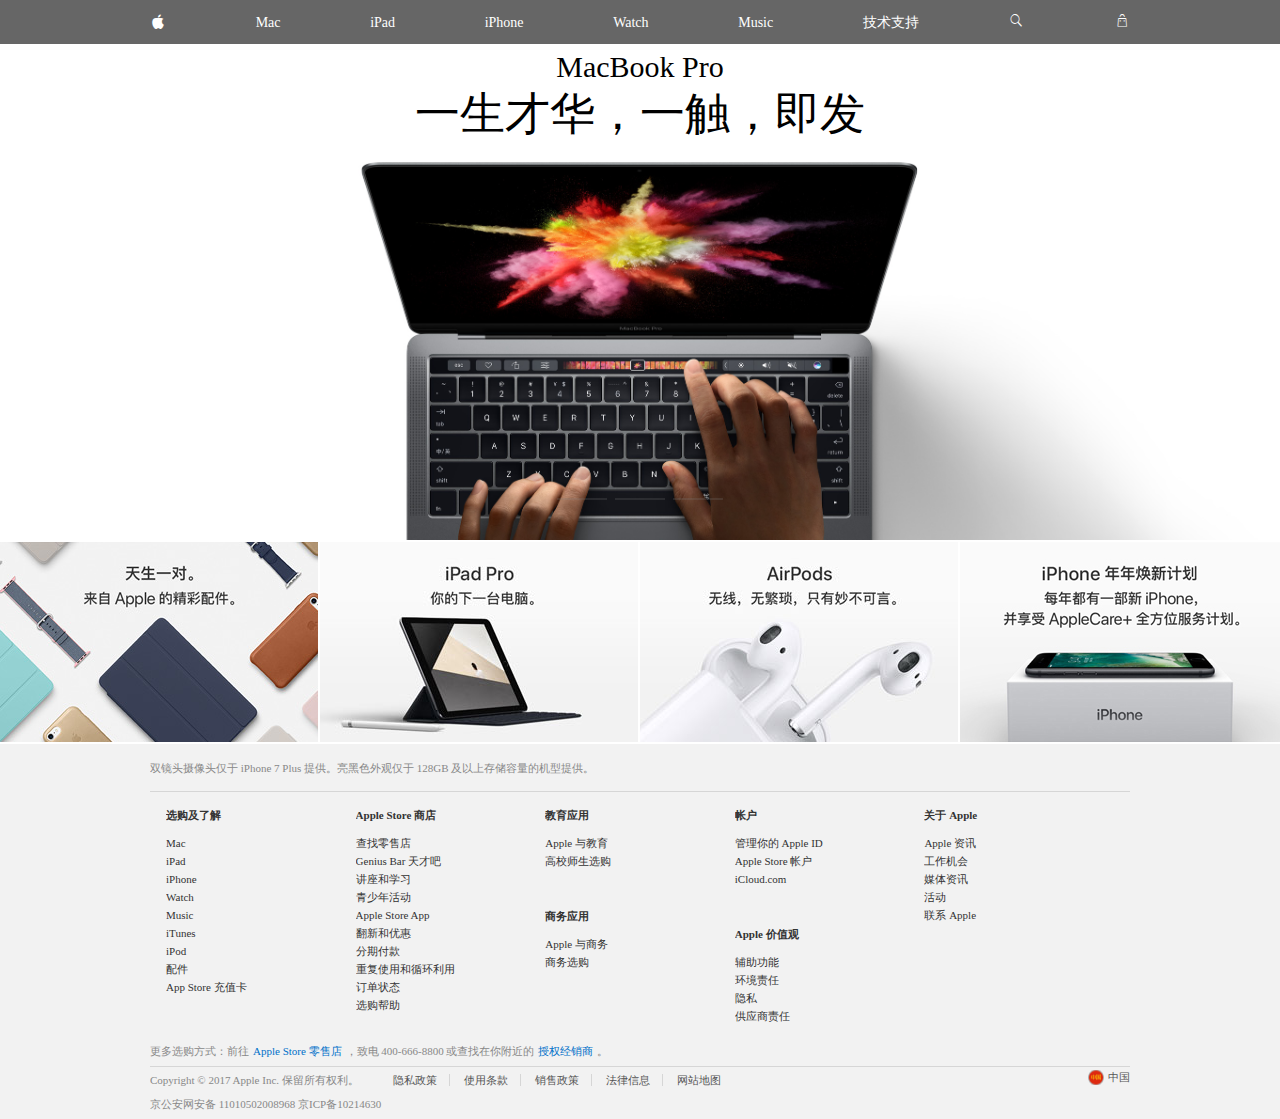
<file: zuo/apple/index.html>
<!doctype html>
<html lang="en">
<head>
	<meta charset="UTF-8">
	<title>Apple(中国)-官方网站</title>
	<link rel="stylesheet" href="css/min.css" media="screen and (max-width:735px)"/>
	<link rel="stylesheet" href="css/mid.css" media="screen and (min-width:735px) and (max-width:1068px)"/>
	<link rel="stylesheet" href="css/max.css" media="screen and (min-width:1068px)"/>
</head>
<body>
	<!-- 头部 -->
	<header class="banner">
		<!-- 导航 -->
		<!-- 大屏中屏 -->
		<nav class="big-screen">
			<div class="nav">
				<a href="">
					<span class="iconfont">&#xe608;</span>
				</a>
				<a href="">Mac</a>
				<a href="">iPad</a>
				<a href="">iPhone</a>
				<a href="">Watch</a>
				<a href="">Music</a>
				<a href="">技术支持</a>
				<a href="">
					<span class="iconfont">&#xe601;</span>
				</a>
				<a href="">
					<span class="iconfont">&#xe709;</span>
				</a>
			</div>
		</nav>
		<!-- 小屏 -->
		<nav class="small-screen">
			<div class="nav1">
				<a href="javascript:;">
					<span>_</span>
					<span>_</span>
				</a>
				<a href="">
					<span class="iconfont">&#xe608;</span>
				</a>
				<a href="">
					<span class="iconfont">&#xe709;</span>
				</a>
			</div>
			<ul>
				<li>
					<a href="">Mac</a>
				</li>
				<li>
					<a href="">iPad</a>
				</li>
				<li>
					<a href="">iPhone</a>
				</li>
				<li>
					<a href="">Watch</a>
				</li>
				<li>
					<a href="">Music</a>
				</li>
				<li>
					<a href="">技术支持</a>
				</li>
				<li>
					<a href="">
						<span class="iconfont">&#xe601;</span>
						<span>搜索apple.com</span>
					</a>
				</li>
			</ul>
		</nav>
		<!-- banner图片 -->
		<ul class="banner-img">
			<li>
				<a href="javascript:;">
					<p>MacBook Pro</p>
					<p>一生才华，一触，即发</p>
				</a>
			</li>
			<li>
				<a href="javascript:;">
					<p>WATCH</p>
					<p>每一天都可以更好</p>
				</a>
			</li>
			<li>
				<a href="javascript:;">
					<p style="color: #fff;">iPhone7，</p>
					<p style="color: #fff;">现更以红色呈现</p>
				</a>
			</li>
		</ul>
		<ul class="circle">
			<li><div><p></p></div></li>
			<li><div><p></p></div></li>
			<li><div><p></p></div></li>
		</ul>
		<ul class='arrow'>
			<li class="left"><a href="javascript:;">&lt;</a></li>
			<li class="right"><a href="javascript:;">&gt;</a></li>
		</ul>
	</header>
	<!-- 图片列表 -->
	<section class="promos">
		<ul class="promos-img">
			<li>
				<a href=""  class="first"></a>
			</li>
			<li>
				<a href=""  class="second"></a>
			</li>
			<li>
				<a href="" class="third"></a>
			</li>
			<li>
				<a href=""  class="forth"></a>
			</li>
		</ul>
	</section>
	<!-- 说明 -->
	<section class="state">
		<div class="text">
			<p>双镜头摄像头仅于 iPhone 7 Plus 提供。亮黑色外观仅于 128GB 及以上存储容量的机型提供。</p>
		</div>
	</section>
   <!-- 列表 -->
    <section class="column">
    	<div>
    		<h3>
    			<span>选购及了解</span>
    			<span>+</span>
    		</h3>
    		<ul>
    			<li><a href="">Mac</a></li>
    			<li><a href="">iPad</a></li>
    			<li><a href="">iPhone</a></li>
    			<li><a href="">Watch</a></li>
    			<li><a href="">Music</a></li>
    			<li><a href="">iTunes</a></li>
    			<li><a href="">iPod</a></li>
    			<li><a href="">配件</a></li>
    			<li><a href="">App Store 充值卡</a></li>
    		</ul>
    	</div>
    	<div>
    		<h3>
    			<span>Apple Store 商店</span>
    			<span>+</span>
    		</h3>
    		<ul>
    			<li><a href="">查找零售店</a></li>
    			<li><a href="">Genius Bar 天才吧</a></li>
    			<li><a href="">讲座和学习</a></li>
    			<li><a href="">青少年活动</a></li>
    			<li><a href="">Apple Store App</a></li>
    			<li><a href="">翻新和优惠</a></li>
    			<li><a href="">分期付款</a></li>
    			<li><a href="">重复使用和循环利用</a></li>
    			<li><a href="">订单状态</a></li>
    			<li><a href="">选购帮助</a></li>
    		</ul>
    	</div>
    	<div>
    		<h3>
    			<span>教育应用</span>
    			<span>+</span>
    		</h3>
    		<ul>
    			<li><a href="">Apple 与教育</a></li>
    			<li><a href="">高校师生选购</a></li>
    		</ul>
    		<h3>
    			<span>商务应用</span>
    			<span>+</span>
    		</h3>
    		<ul>
    			<li><a href="">Apple 与商务</a></li>
    			<li><a href="">商务选购</a></li>
    		</ul>
    	</div>
    	<div>
    		<h3>
    			<span>帐户</span>
    			<span>+</span>
    		</h3>
    		<ul>
    			<li><a href="">管理你的 Apple ID</a></li>
    			<li><a href="">Apple Store 帐户</a></li>
    			<li><a href="">iCloud.com</a></li>
    		</ul>
    		<h3>
    			<span>Apple 价值观</span>
    			<span>+</span>
    		</h3>
    		<ul>
    			<li><a href="">辅助功能</a></li>
    			<li><a href="">环境责任</a></li>
    			<li><a href="">隐私</a></li>
    			<li><a href="">供应商责任</a></li>
    		</ul>
    	</div>
    	<div>
    		<h3>
    			<span>关于 Apple</span>
    			<span>+</span>
    		</h3>
    		<ul>
    			<li><a href="">Apple 资讯</a></li>
    			<li><a href="">工作机会</a></li>
    			<li><a href="">媒体资讯</a></li>
    			<li><a href="">活动</a></li>
    			<li><a href="">联系 Apple</a></li>
    		</ul>
    	</div>
    </section>
    <section class="mincolumn">
    	<div>
    		<h3>
    			<span>选购及了解</span>
    			<span>+</span>
    		</h3>
    		<ul>
    			<li><a href="">Mac</a></li>
    			<li><a href="">iPad</a></li>
    			<li><a href="">iPhone</a></li>
    			<li><a href="">Watch</a></li>
    			<li><a href="">Music</a></li>
    			<li><a href="">iTunes</a></li>
    			<li><a href="">iPod</a></li>
    			<li><a href="">配件</a></li>
    			<li><a href="">App Store 充值卡</a></li>
    		</ul>
    	</div>
    	<div>
    		<h3>
    			<span>Apple Store 商店</span>
    			<span>+</span>
    		</h3>
    		<ul>
    			<li><a href="">查找零售店</a></li>
    			<li><a href="">Genius Bar 天才吧</a></li>
    			<li><a href="">讲座和学习</a></li>
    			<li><a href="">青少年活动</a></li>
    			<li><a href="">Apple Store App</a></li>
    			<li><a href="">翻新和优惠</a></li>
    			<li><a href="">分期付款</a></li>
    			<li><a href="">重复使用和循环利用</a></li>
    			<li><a href="">订单状态</a></li>
    			<li><a href="">选购帮助</a></li>
    		</ul>
    	</div>
    	<div>
    		<h3>
    			<span>教育应用</span>
    			<span>+</span>
    		</h3>
    		<ul>
    			<li><a href="">Apple 与教育</a></li>
    			<li><a href="">高校师生选购</a></li>
    		</ul>
    		<h3>
    			<span>商务应用</span>
    			<span>+</span>
    		</h3>
    		<ul>
    			<li><a href="">Apple 与商务</a></li>
    			<li><a href="">商务选购</a></li>
    		</ul>
    	</div>
    	<div>
    		<h3>
    			<span>帐户</span>
    			<span>+</span>
    		</h3>
    		<ul>
    			<li><a href="">管理你的 Apple ID</a></li>
    			<li><a href="">Apple Store 帐户</a></li>
    			<li><a href="">iCloud.com</a></li>
    		</ul>
    		<h3>
    			<span>Apple 价值观</span>
    			<span>+</span>
    		</h3>
    		<ul>
    			<li><a href="">辅助功能</a></li>
    			<li><a href="">环境责任</a></li>
    			<li><a href="">隐私</a></li>
    			<li><a href="">供应商责任</a></li>
    		</ul>
    	</div>
    	<div>
    		<h3>
    			<span>关于 Apple</span>
    			<span>+</span>
    		</h3>
    		<ul>
    			<li><a href="">Apple 资讯</a></li>
    			<li><a href="">工作机会</a></li>
    			<li><a href="">媒体资讯</a></li>
    			<li><a href="">活动</a></li>
    			<li><a href="">联系 Apple</a></li>
    		</ul>
    	</div>
    </section>
    <!-- 底部 -->
    <footer>
    	<div class="shop">
    		<span>更多选购方式：前往</span>
    		<a href="">Apple Store 零售店</a>
    		<span>，致电 400-666-8800 或查找在你附近的</span>
    		<a href="">授权经销商</a>
    		<span>。</span>
    	</div>
    	<div class="local">
    		<a href="" class="smallchina">中国</a>
            <span class="one">Copyright © 2017 Apple Inc. 保留所有权利。</span>
    		<span class="local-nav">
    			<a href="">隐私政策</a>
    			<a href="">使用条款</a>
    			<a href="">销售政策</a>
    			<a href="">法律信息</a>
    			<a href="">网站地图</a>
    		</span>
            <a href="" class="bigchina">中国</a>		
    	</div>
    	<div class="legal">
    		<span>京公安网安备 11010502008968 </span>
    		<a href="">京ICP备10214630</a>
    	</div>	
    </footer>
</body>
</html>
<script src='js/jquery.min.js'></script>
<script src='js/index.js'></script>
</file>
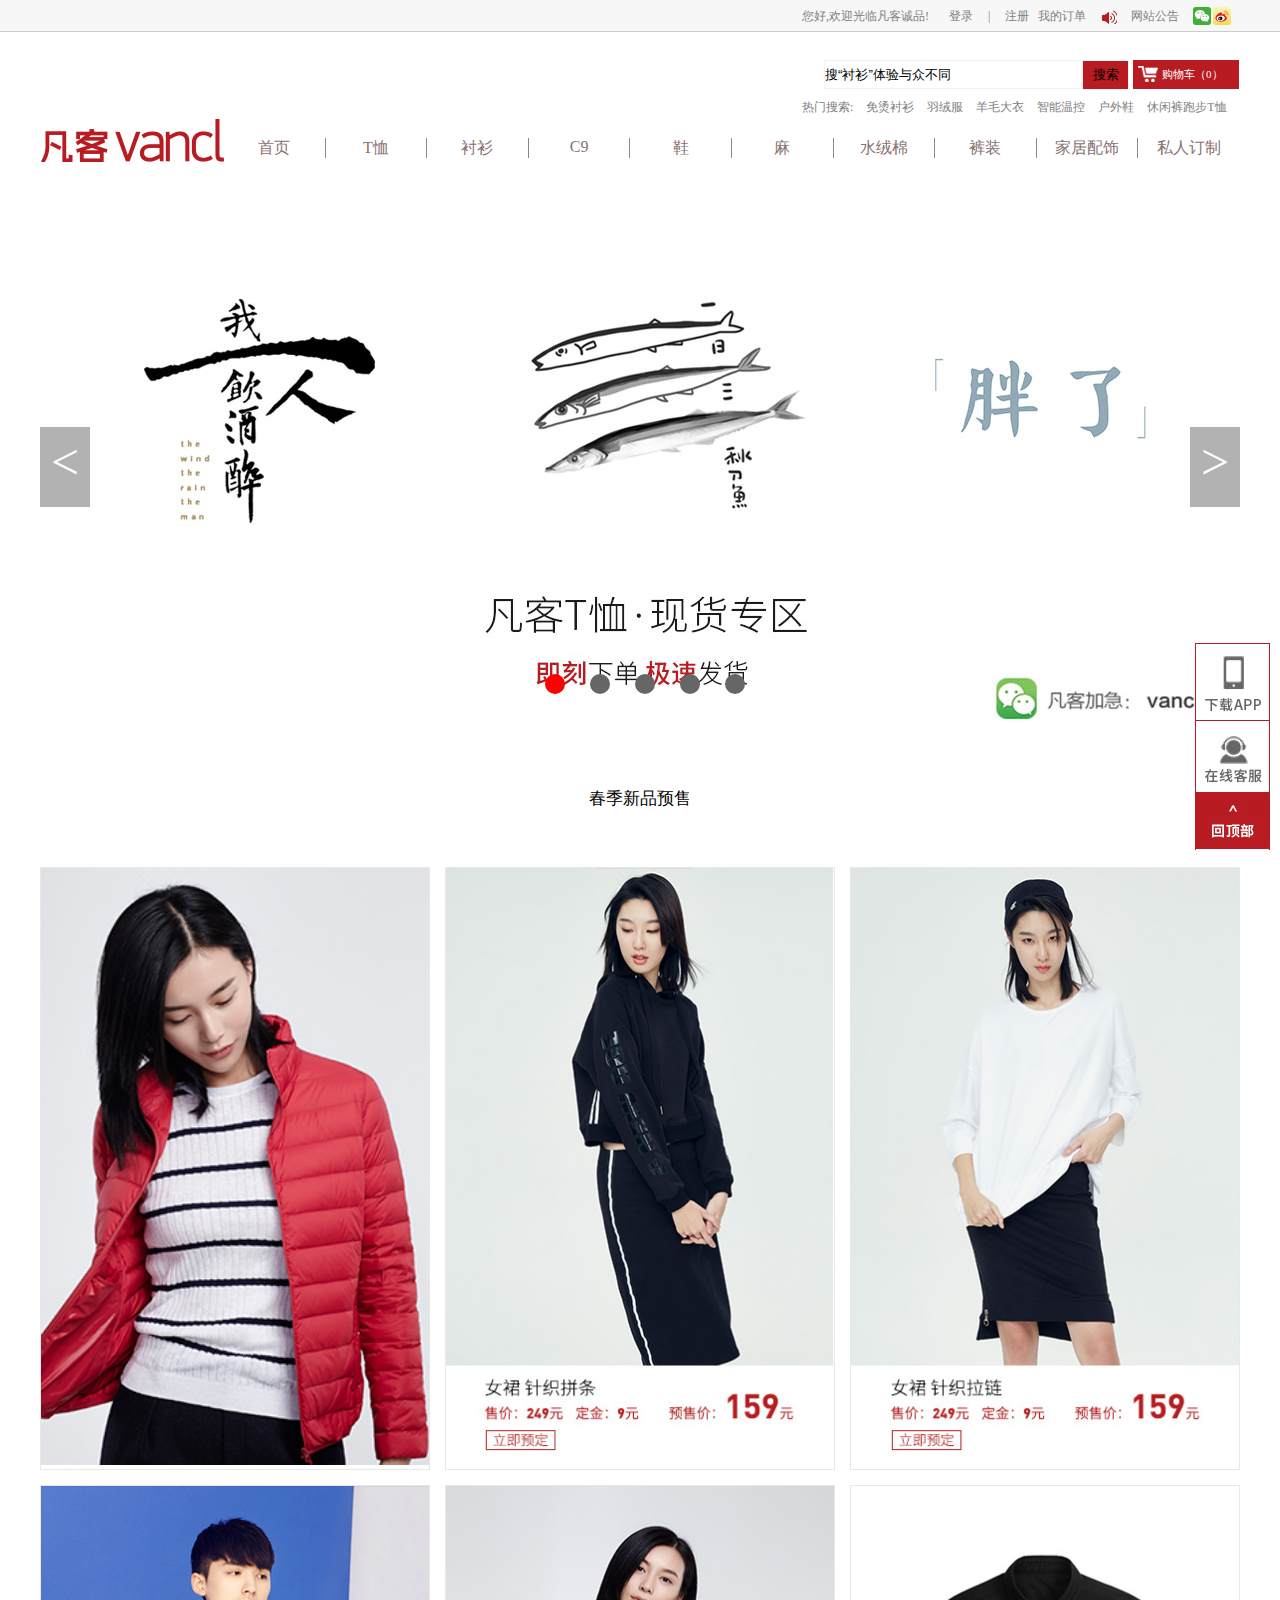
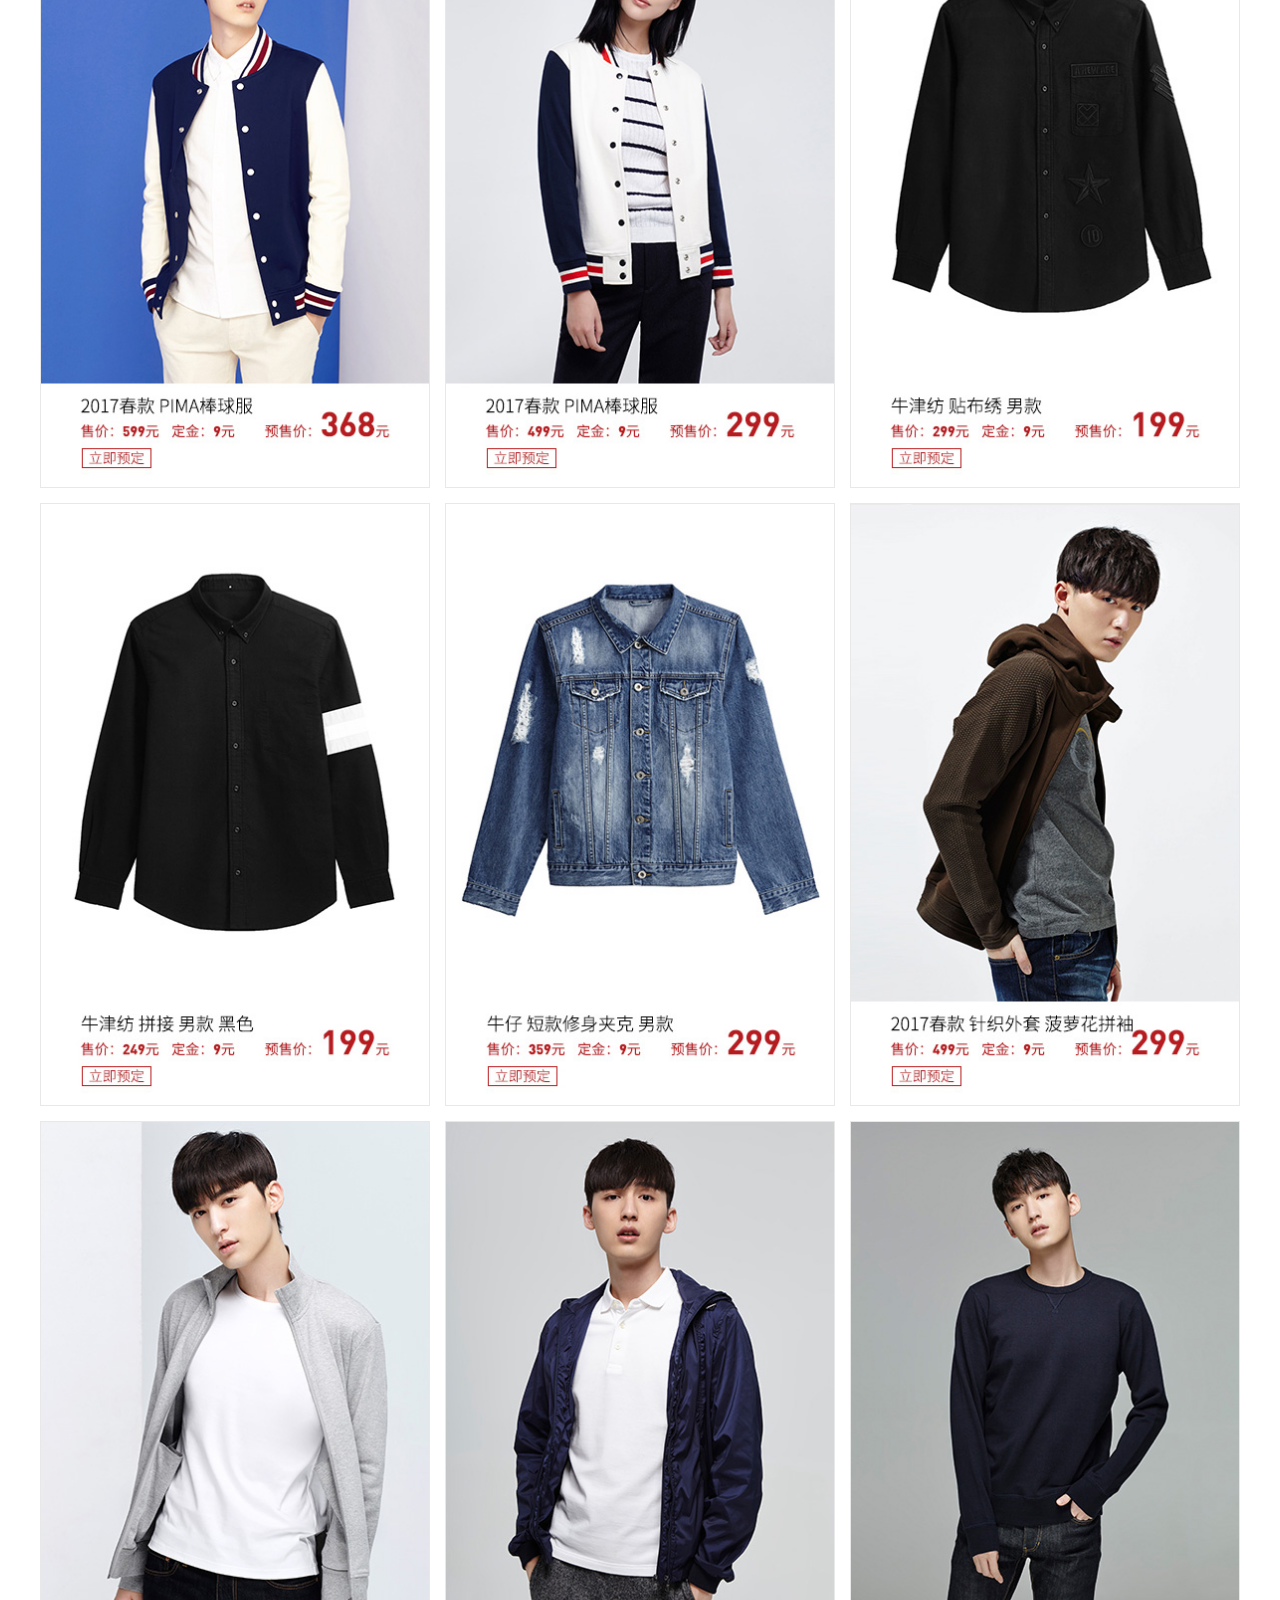
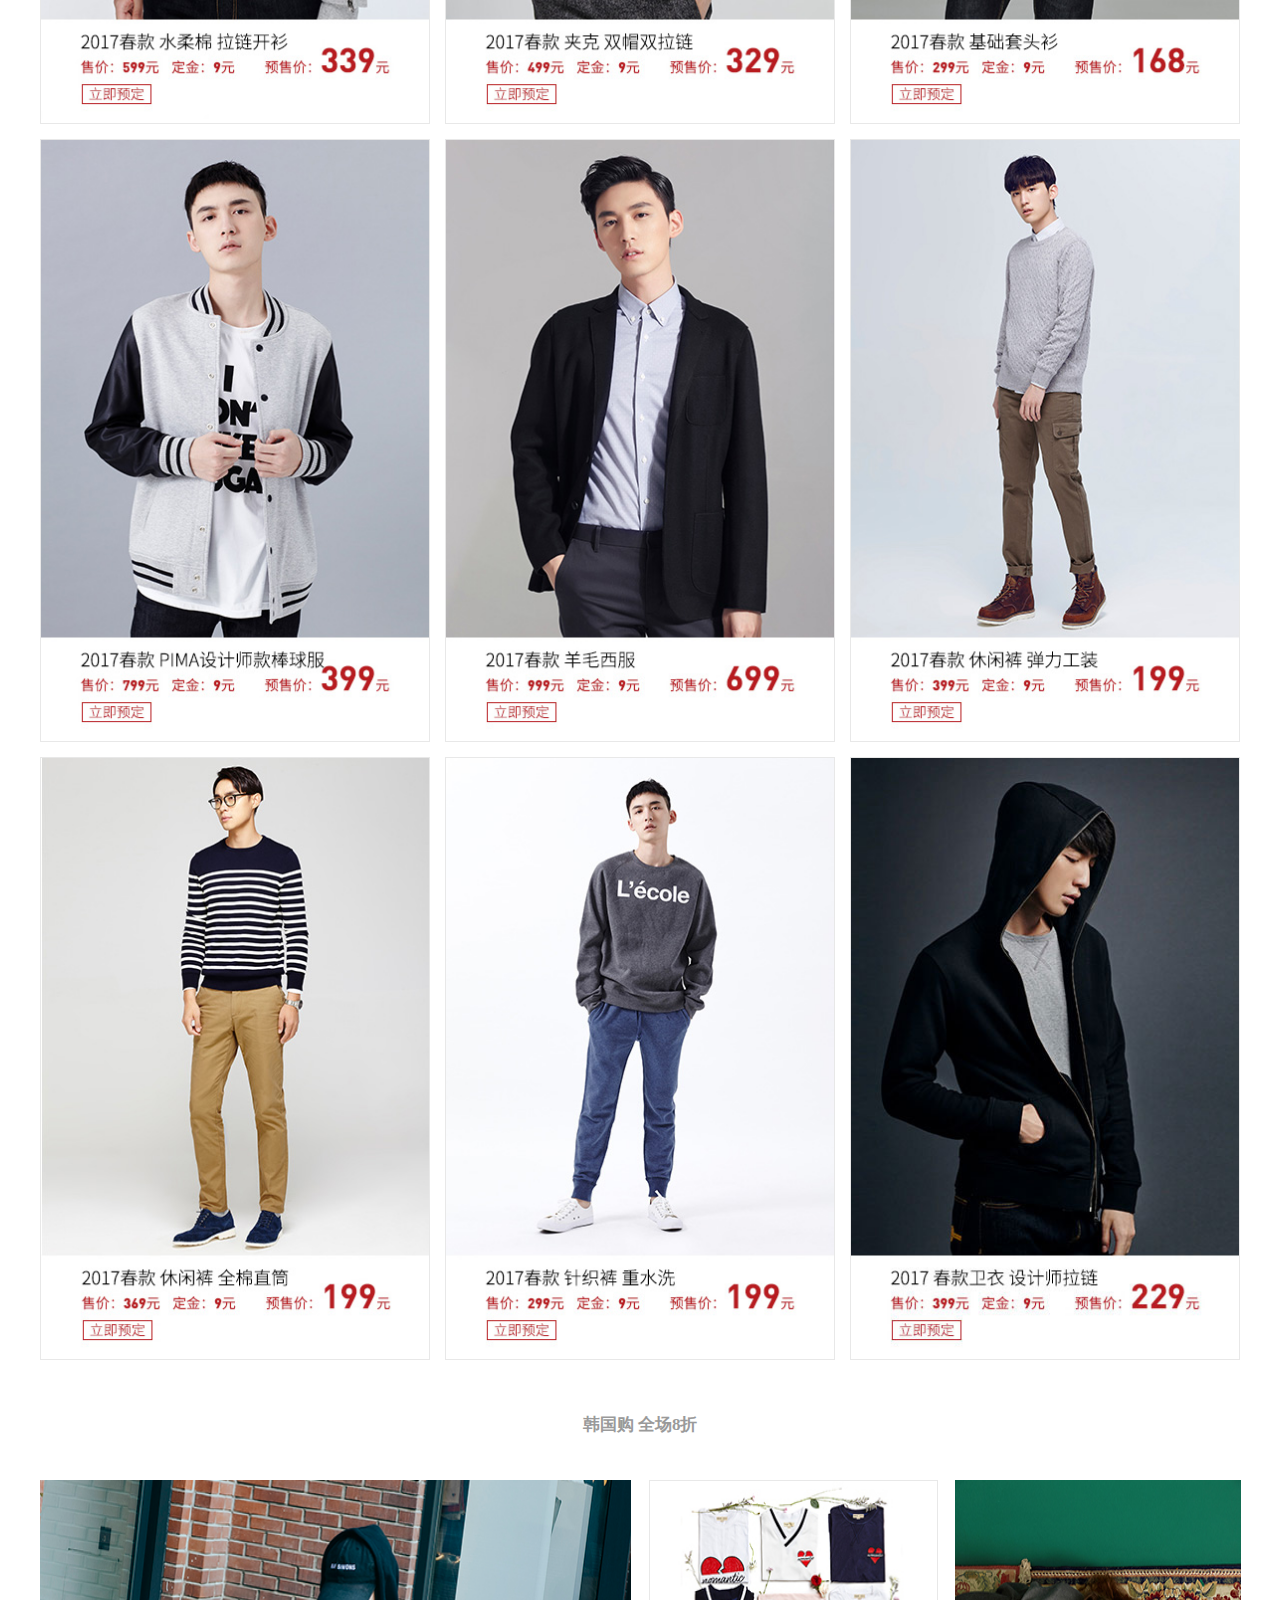
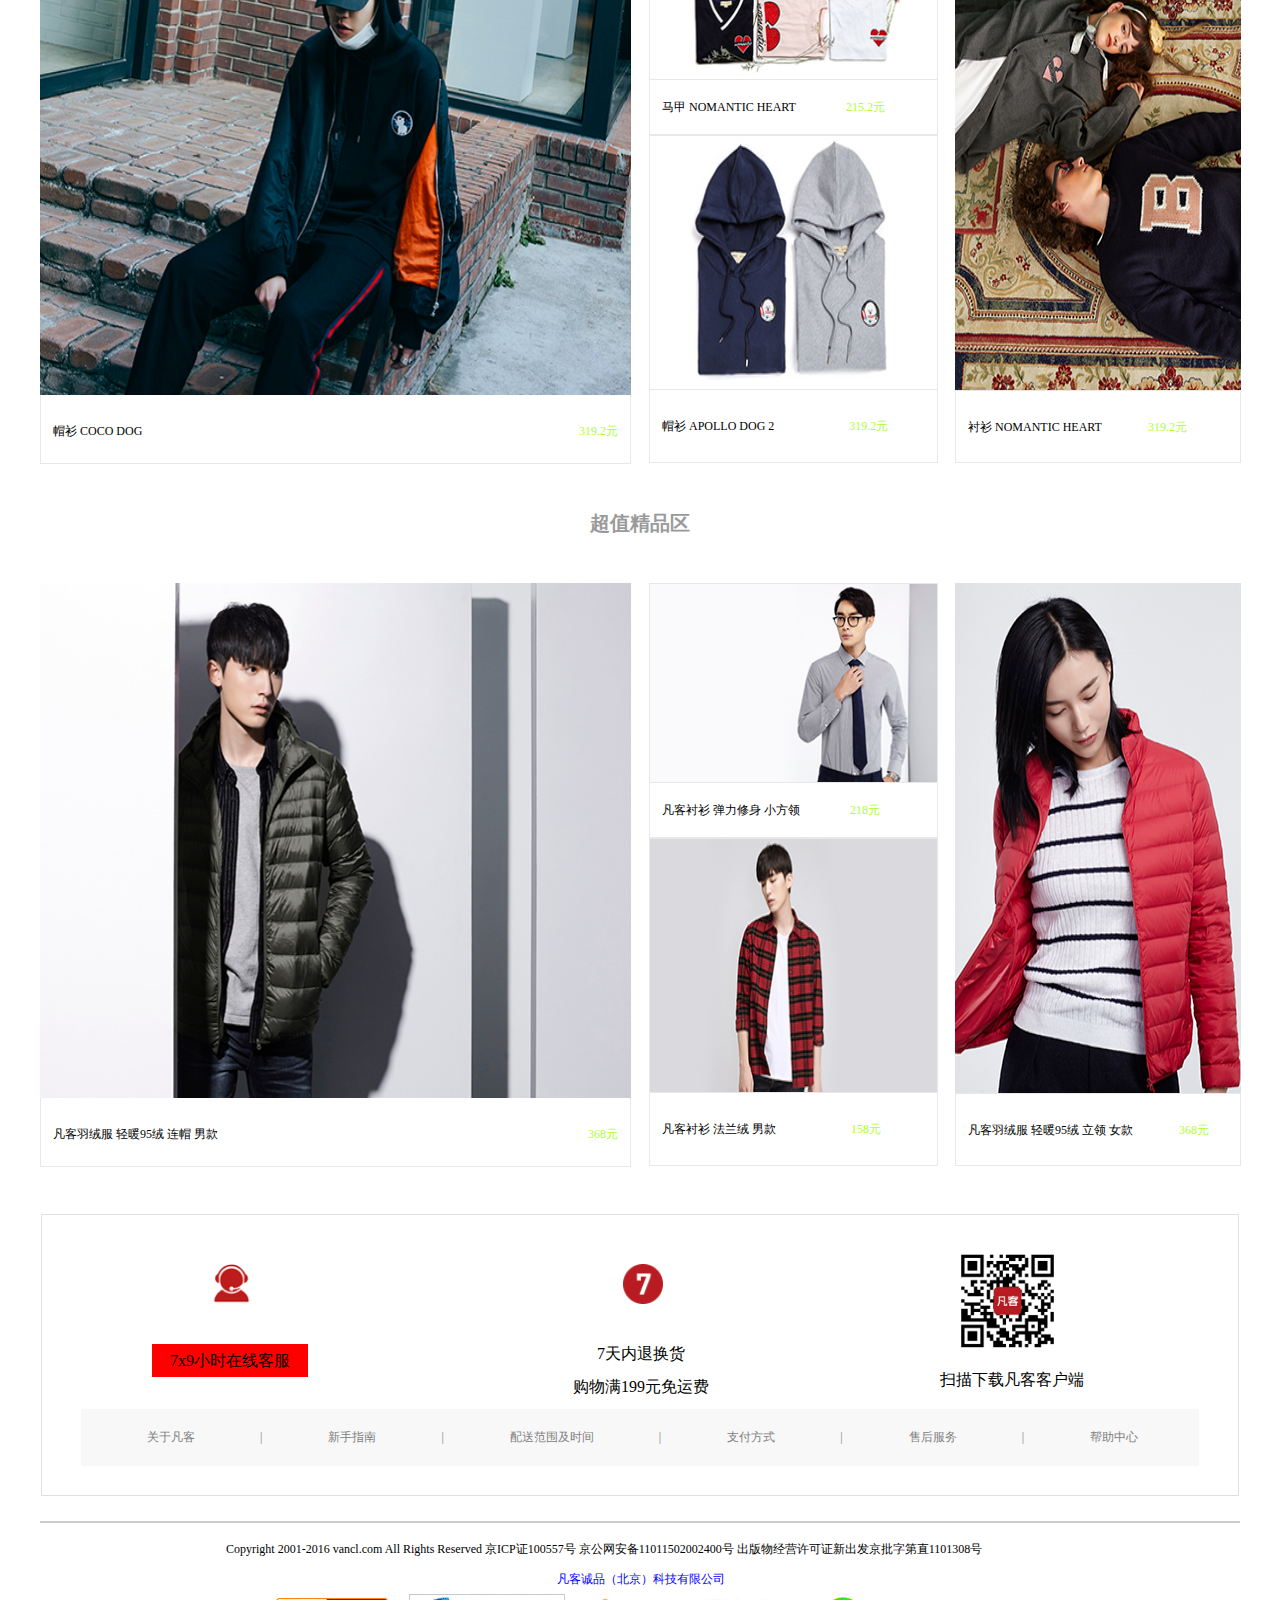
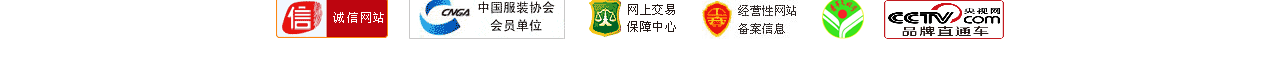
<file: zuo/fanke/index.html>
<!DOCTYPE html>
<html lang="en">
<head>
	<meta charset="UTF-8">
	<title>Document</title>
	<link rel="stylesheet" href="css/index.css">
	<link rel="stylesheet" href="css/base.css">
	<script src="fanke.js"></script>
    <script src="animate.js"></script>
    <script src="hover.js"></script>
</head>
<body>
    <style></style>

    <!-- 开头 -->
	<div class="header">
		<div class="header-main">
			<div class="header-right">
				<div class="header-huanying">您好,欢迎光临凡客诚品!</div>
				<div class="header-denlu">登录</div>
				<div class="header-fenge">|</div>
				<div class="header-zhuce">注册</div>
				<div class="header-wode">我的订单</div>
				<div class="header-laba"></div>
				<div class="header-gonggao">网站公告</div>
				<div class="header-weixin">
					<div class="er">
						<div class="wei"></div>
						<span class="zizi">微信扫一扫</span>
						<h3>享 受 更 多 优 惠</h3>
					</div>
				</div>
				<div class="header-weibo"></div>
			</div>
		</div>
	</div>
	<!-- 结尾 -->

	<!-- 搜索开始 -->
	<div class="sousuo">
	<div class="sousuo1">
			<div class="gw">
				<div class="car">购物车（0）</div>
				<div class="gxia">您还没有购物
                  <div class="ze"></div>
				</div>
			</div>
			<div class="sousuo2">
				<input class="sousuo3" type="text" value="搜“衬衫”体验与众不同">
				<input class="sousuo4" type="submit" value="搜索">
			</div>
			
		

	</div>
	</div>

	<div class="remen">
		<div class="remen1">
			  <div class="remen-1">热门搜索:</div>
			  <div class="remen-2">免烫衬衫</div>
			   <div class="remen-3">羽绒服</div>
			   <div class="remen-4">羊毛大衣</div>
			   <div class="remen-5">智能温控</div>
			   <div class="remen-6">户外鞋</div>
			   <div class="remen-7">休闲裤</div>
			   <div class="remen-8">跑步T恤</div>
		</div>
   
	</div>

	<!-- 搜索结束 -->
	
	<!-- 导航开始 -->
	<div class="daohang">
		<div class="daohang-log"></div>
        <div class="shouye">
        	<ul>
        		<li><a href="">首页</a></li>

        		<li><a href="">T恤
                    <ul class="hidde">
                     <div class="tt"></div>
                    	<li><a href="">熊本熊</a></li>
                    	<li><a href="">光变色</a></li>
                    	<li><a href="">CALM</a></li>
                    	<li><a href="">海悦</a></li>
                    	<li><a href="">复刻</a></li>
                    	<li><a href="">十二星座</a></li>
                    	<li><a href="">好小猫</a></li>
                    	<li><a href="">独角仙</a></li>
                    	<li><a href="">薛继业</a></li>
                    	<li><a href="">字</a></li>
                    	<li><a href="">好小猪</a></li>
                    	<li><a href="">义系列</a></li>
                    	<li><a href="">药系列</a></li>
                    	<li><a href="">简鱼</a></li>
                    	<li><a href="">十二生肖</a></li>
                    	<li><a href="">29元T</a></li>
                    </ul>
        		  </a>
        		</li>

        		<li><a href="">衬衫
	                <ul class="hidde">
	                  <div class="tt"></div>
	                    <li><a href="">复刻</a></li>
	                    <li><a href="">十二星座</a></li>
	                    <li><a href="">好小猫</a></li>
	                    <li><a href="">独角仙</a></li>
	                    <li><a href="">薛继业</a></li>
	                    <li><a href="">字</a></li>
	                    <li><a href="">好小猪</a></li>
	                    <li><a href="">义系列</a></li>
	                    <li><a href="">药系列</a></li>
	                </ul>
        		    </a>
        		</li>

        		<li><a href="">C9 
                   <ul class="hidde">
                     <div class="tt"></div>
	                    <li><a href="">复刻</a></li>
	                    <li><a href="">十二星座</a></li>
	                    <li><a href="">好小猫</a></li>
	                    <li><a href="">独角仙</a></li>
	                    <li><a href="">薛继业</a></li>
	                    <li><a href="">字</a></li>
	                    <li><a href="">好小猪</a></li>
	                    <li><a href="">义系列</a></li>
	                    <li><a href="">药系列</a></li>
	                  </ul>
        		  </a>
        		</li>

        		<li><a href="">鞋
                    <ul class="hidde">
                      <div class="tt"></div>
	                    <li><a href="">复刻</a></li>
	                    <li><a href="">十二星座</a></li>
	                    <li><a href="">好小猫</a></li>
	                    <li><a href="">独角仙</a></li>
	                    <li><a href="">薛继业</a></li>
	                    <li><a href="">字</a></li>
	                    <li><a href="">好小猪</a></li>
	                    <li><a href="">义系列</a></li>
	                    <li><a href="">药系列</a></li>
	                  </ul>
        		  </a>
        		</li>

        		<li><a href="">麻
                   <ul class="hidde">
                     <div class="tt"></div>
	                    <li><a href="">复刻</a></li>
	                    <li><a href="">十二星座</a></li>
	                    <li><a href="">好小猫</a></li>
	                    <li><a href="">独角仙</a></li>
	                    <li><a href="">薛继业</a></li>
	                    <li><a href="">字</a></li>
	                    <li><a href="">好小猪</a></li>
	                    <li><a href="">义系列</a></li>
	                    <li><a href="">药系列</a></li>
	                  </ul>
        		  </a>
        		</li>

        		<li><a href="">水绒棉
                   <ul class="hidde">
                      <div class="tt"></div>
	                    <li><a href="">复刻</a></li>
	                    <li><a href="">十二星座</a></li>
	                    <li><a href="">好小猫</a></li>
	                    <li><a href="">独角仙</a></li>
	                    <li><a href="">薛继业</a></li>
	                    <li><a href="">字</a></li>
	                    <li><a href="">好小猪</a></li>
	                    <li><a href="">义系列</a></li>
	                    <li><a href="">药系列</a></li>
	                  </ul>
        		  </a>
        		</li>

        		<li><a href="">裤装
                   <ul class="hidde">
                     <div class="tt"></div>
	                    <li><a href="">复刻</a></li>
	                    <li><a href="">十二星座</a></li>
	                    <li><a href="">好小猫</a></li>
	                    <li><a href="">独角仙</a></li>
	                    <li><a href="">薛继业</a></li>
	                    <li><a href="">字</a></li>
	                    <li><a href="">好小猪</a></li>
	                    <li><a href="">义系列</a></li>
	                    <li><a href="">药系列</a></li>
	                  </ul>
        		  </a>
        		</li>

        		<li><a href="">家居配饰
                    <ul class="hidde">
                       <div class="tt"></div>
	                    <li><a href="">复刻</a></li>
	                    <li><a href="">十二星座</a></li>
	                    <li><a href="">好小猫</a></li>
	                    <li><a href="">独角仙</a></li>
	                    <li><a href="">薛继业</a></li>
	                    <li><a href="">字</a></li>
	                    <li><a href="">好小猪</a></li>
	                    <li><a href="">义系列</a></li>
	                    <li><a href="">药系列</a></li>
	                  </ul>
        		   </a>
        		</li>

        		<li class="sr"><a href="">私人订制
                    <ul class="hidde">
                       <div class="tt"></div>
	                    <li><a href="">复刻</a></li>
	                    <li><a href="">十二星座</a></li>
	                    <li><a href="">好小猫</a></li>
	                    <li><a href="">独角仙</a></li>
	                    <li><a href="">薛继业</a></li>
	                    <li><a href="">字</a></li>
	                    <li><a href="">好小猪</a></li>
	                    <li><a href="">义系列</a></li>
	                    <li><a href="">药系列</a></li>
	                  </ul>
        		  </a>
        		</li>

        	</ul>
        </div>


	</div>

	<!-- 导航结束 -->

	<div class="banner">	
       <ul class="dian">
       	<li class="active"></li>
       	<li></li>
       	<li></li>
       	<li></li>
       	<li></li>
       </ul>

       <ul class="imgs">
       	<li class="active"><img src="img/banner(1).jpg" alt=""></li>
       	<li><img src="img/banner (2).jpg" alt=""></li>
       	<li><img src="img/banner(3).jpg" alt=""></li>
       	<li><img src="img/banner(4).jpg" alt=""></li>
       	<li><img src="img/banner(5).jpg" alt=""></li>
       </ul>

       <div class="left">&lt;</div>
       <div class="right">&gt;</div>
	</div>

	<div class="chunji">
		<div class="chunji1">春季新品预售</div>
	</div>

	<div class="dakuang">
		<div class="dakuang-tu1">
			<img src="img/4.jpg" alt="">
		</div>
		<div class="dakuang-tu1">
			<img src="img/cjys_05.jpg" alt="">
		</div>
		<div class="dakuang-tu1 tu2">
			<img src="img/cjys_06.jpg" alt="">
		</div>

		<div class="dakuang-tu1">
			<img src="img/cjys_07.jpg" alt="">
		</div>
		<div class="dakuang-tu1">
			<img src="img/cjys_08.jpg" alt="">
		</div>
		<div class="dakuang-tu1 tu2">
			<img src="img/cjys_13.jpg" alt="">
		</div>

		<div class="dakuang-tu1">
			<img src="img/cjys_14.jpg" alt="">
		</div>
		<div class="dakuang-tu1">
			<img src="img/cjys_15.jpg" alt="">
		</div>
		<div class="dakuang-tu1 tu2">
			<img src="img/cjys_19.jpg" alt="">
		</div>

		<div class="dakuang-tu1">
			<img src="img/cjys_20.jpg" alt="">
		</div>
		<div class="dakuang-tu1">
			<img src="img/cjys_21.jpg" alt="">
		</div>
		<div class="dakuang-tu1 tu2">
			<img src="img/cjys_25.jpg" alt="">
		</div>

		<div class="dakuang-tu1">
			<img src="img/cjys_26.jpg" alt="">
		</div>
		<div class="dakuang-tu1">
			<img src="img/cjys_27.jpg" alt="">
		</div>
		<div class="dakuang-tu1 tu2">
			<img src="img/cjys_31.jpg" alt="">
		</div>

		<div class="dakuang-tu1 dd">
			<img src="img/cjys_33.jpg" alt="">
		</div>
		<div class="dakuang-tu1 dd">
			<img src="img/cjys_34.jpg" alt="">
		</div>
		<div class="dakuang-tu1 tu2 dd">
			<img src="img/cjys_44.jpg" alt="">
		</div>

	</div>

	<div class="hanguo">
		<div class="hanguo-gou">韩国购 全场8折</div>
	</div>

	<div class="hanguo1">
	    <div class="hanguo1-1">
	    	<div class="hanguo-tu">
	    		<img src="img/04.jpg" alt="">
	    	</div>
	    	<div class="hanguo-kuan">
	    	<div class="hanguo-censan">衬衫 NOMANTIC HEART</div>
	    	<div class="hanguo-jiage">319.2元</div>
	    </div>
	    </div>


	    <div class="hanguo1-2">
	    	<div class="hanguo-tu1">
	    		<img src="img/003.jpg" alt="">
	    	</div>
	    	<div class="hanguo-kuan1">
	    		<div class="hanguo-majia">马甲 NOMANTIC HEART</div>
	    		<div class="hanguo-jiage1">215.2元</div>
	    	</div>


	    	<div class="hanguo-tu2">
	    	    <img src="img/002.jpg" alt="">    		
	    	</div>
	    	<div class="hanguo-kuan2">
	    		<div class="hanguo-maosan">帽衫 APOLLO DOG 2</div>
	    		<div class="jiage2">319.2元</div>
	    	</div>
	    </div>


	    <div class="hanguo1-3">
	    	<img src="img/01.jpg" alt="">
	    	<div class="hanguo-kuan3">
	    		<div class="hanguo-maosan1">帽衫 COCO DOG</div>
	    		<div class="hanguo-jiage3">319.2元</div>
	    	</div>
	    </div>

		
	</div> 

	<div class="chaozhi">
		<div class="chaozhi-1">超值精品区</div>
	</div>

	<div class="chaozhi1">
		    <div class="hanguo1-1">
	    	<div class="hanguo-tu">
	    		<img src="img/4.jpg" alt="">
	    	</div>
	    	<div class="hanguo-kuan">
	    	<div class="hanguo-censan">凡客羽绒服 轻暖95绒 立领 女款</div>
	    	<div class="hanguo-jiage">368元</div>
	    </div>
	    </div>


	    <div class="hanguo1-2">
	    	<div class="hanguo-tu1">
	    		<img src="img/2.jpg" alt="">
	    	</div>
	    	<div class="hanguo-kuan1">
	    		<div class="hanguo-majia">凡客衬衫 弹力修身 小方领</div>
	    		<div class="hanguo-jiage1">218元</div>
	    	</div>


	    	<div class="hanguo-tu2">
	    	    <img src="img/3.jpg" alt="">    		
	    	</div>
	    	<div class="hanguo-kuan2">
	    		<div class="hanguo-maosan">凡客衬衫 法兰绒 男款</div>
	    		<div class="jiage2">158元</div>
	    	</div>
	    </div>


	    <div class="hanguo1-3">
	    	<img src="img/1.jpg" alt="">
	    	<div class="hanguo-kuan3">
	    		<div class="hanguo-maosan1">凡客羽绒服 轻暖95绒 连帽 男款</div>
	    		<div class="hanguo-jiage3">368元</div>
	    	</div>
	    </div>
	</div>


	<div class="bai">
		
	</div>

	<div class="guanyu">
	<div class="guanyu-kuan">
		<div class="guanyu-tu1">
			<img src="img/onlinecustomer.png" alt="">
		</div>
		<div class="guanyu-zi">7x9小时在线客服</div>
	</div>


	<div class="guanyu-kuan1">
		<div class="guanyu-tu1">
			<img src="img/seven.png" alt="">
		</div>
		<div class="guanyu-zi5">7天内退换货</div>
		<div class="guanyu-zi5 zi3">购物满199元免运费</div>
	</div>

	<div class="guanyu-kuan2">
		<div class="guanyu-tu2">
			<img src="img/er.jpg" alt="">
		</div>
		<div class="guanyu-zi1">扫描下载凡客客户端</div>
	</div>
		<div class="wo">
			<div class="guanyu-fan">关于凡客</div>
			<div class="guanyu-fenge">|</div>
			<div class="guanyu-xinshou">新手指南</div>
			<div class="guanyu-fenge">|</div>
			<div class="guanyu-peisong">配送范围及时间</div>
			<div class="guanyu-fenge">|</div>
			<div class="guanyu-zhifu">支付方式</div>
			<div class="guanyu-fenge">|</div>
			<div class="guanyu-shouhou">售后服务</div>
			<div class="guanyu-fenge">|</div>
			<div class="guanyu-bangzhu">帮助中心</div>
		</div>
	</div>
	<div class="banquan">

		<div class="banquan1">
			<div class="banquan-zi">Copyright 2001-2016 vancl.com All Rights Reserved 京ICP证100557号 京公网安备11011502002400号 出版物经营许可证新出发京批字第直1101308号</div>
			<div class="banquan-zi1">凡客诚品（北京）科技有限公司</div>
		</div>

		<div class="banquan2"></div>
		
	</div>
	
	<div class="fanhui">
		<div class="fh"></div>
	</div>

	

</body>
</html>
</file>
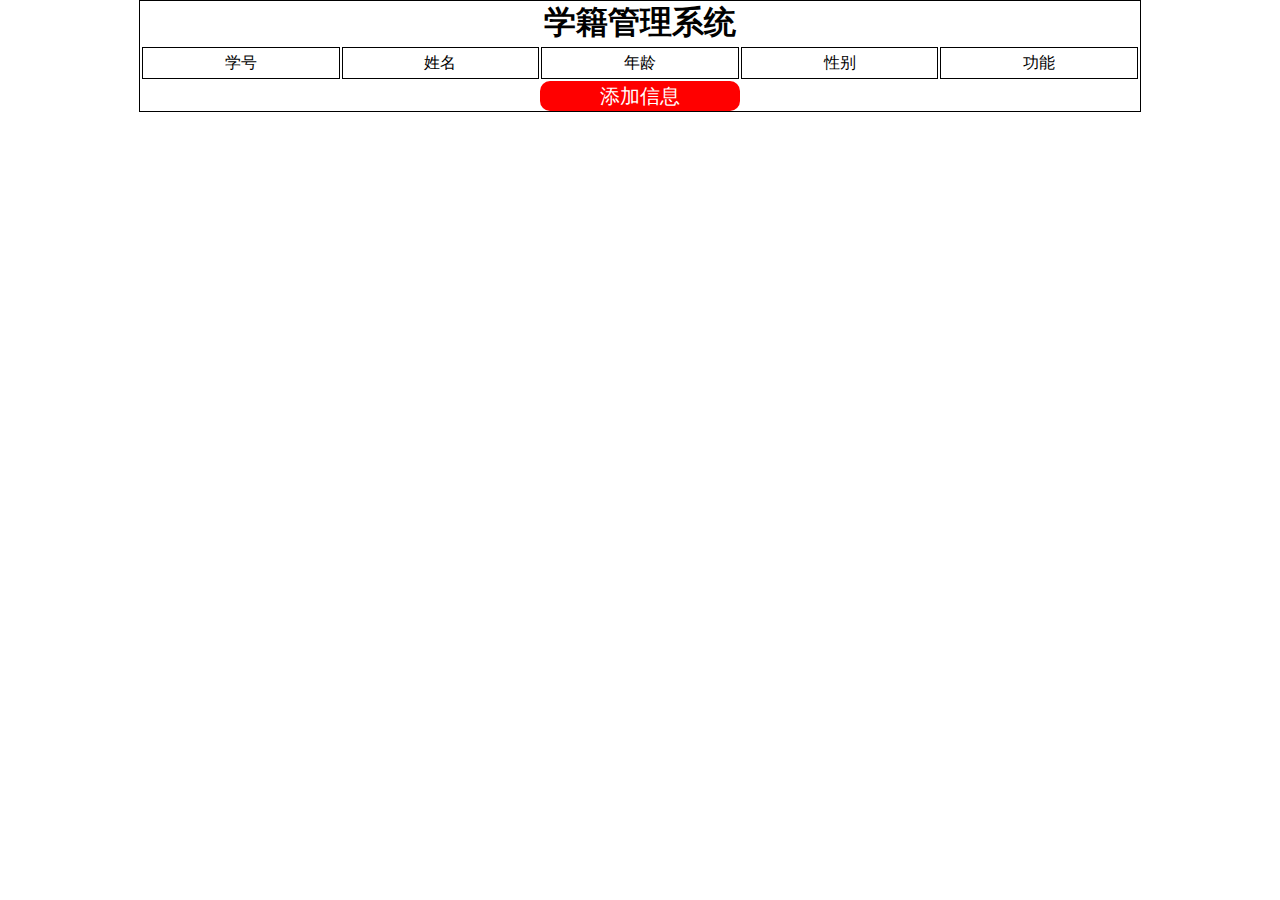
<file: zuo/okform/index.html>
<!DOCTYPE html>
<html lang="en">
<head>
    <meta charset="UTF-8">
    <title>Title</title>
    <script src="js.js"></script>
</head>
<style>
    *{
        margin: 0;
        padding: 0;
        list-style: none;
    }
    .box{
        width:1000px;
        height:auto;
        margin: 0 auto;
        border: 1px solid black;
        /*text-align: center;*/
    }
    .box h1{
        text-align: center;
    }

    .box table td{
        width:200px;
        border: 1px solid black;
        line-height: 30px;
        text-align: center;
    }

    .del{
        width:200px;
        height:30px;
        background: red;
        text-align: center;
        line-height: 30px;
        font-size: 20px;
        border-radius: 10px;
    }

    .btn{
        width:200px;
        height:30px;
        background:red;
        text-align: center;
        color: white;
        line-height: 30px;
        margin: 0 auto;
        font-size: 20px;
        border-radius: 10px;
        cursor: pointer;
    }
</style>
<body>
<div class="box">
    <table>
        <h1>学籍管理系统</h1>
        <tr>
            <td>学号</td>
            <td>姓名</td>
            <td>年龄</td>
            <td>性别</td>
            <td>功能</td>
        </tr>

    </table>

    <div class="btn">添加信息</div>

</div>
</body>
</html>
<script>

    //    let obj = {id:3}
    //    let database=[{nub:'20170301',name:'张三',age:'20',sex:'男'},
    //        {nub:'20170302',name:'李四',age:'26',sex:'男'},
    //        {nub:'20170303',name:'王五',age:'20',sex:'男'},
    //        ];
    //    localStorage.database=JSON.stringify(database);
    //    localStorage.index=JSON.stringify(obj);

    let database = [];
    let index= 0;
    if(database){
        database = JSON.parse(localStorage.database);
        index = JSON.parse(localStorage.index).id;
    };
    let tbody = $('tbody');
    let btn = $('.btn');
    database.forEach(function (value) {
        let tr = document.createElement('tr');
        tr.id=value.id;
        tr.innerHTML=`
              <td class="nub">${value.nub}</td>
              <td class="name">${value.name}</td>
              <td class="age">${value.age}</td>
              <td class="sex">${value.sex}</td>
              <td><div class="del">删除</div></td>
              `
        tbody.appendChild(tr);
    });

    //    添加

    btn.onclick=function () {
//        文档更新
        let tr = document.createElement('tr');
//          更新本地存储数据，更新下标
        index++;
        localStorage.index=JSON.stringify({id:index});
        tr.id=index;
//          添加文档结构
        tr.innerHTML=`
           <td class="nub"></td>
           <td class="name"></td>
           <td class="age"></td>
           <td class="sex"></td>
           <td><div class="del">删除</div></td>
           `
//          更新数据库创建一个空对象也就是一行数据
        let newxinxi = {id:index,nub:'',name:'',age:'',sex:''};
//          更新数据库和存储数据
        database.push(newxinxi);
        localStorage.database=JSON.stringify(database);
//          追加到页面
        tbody.appendChild(tr);
    }

    tbody.onclick=function (e) {
        let way=e.target||e.srcElement;
        if(way.className=='del'){
//            获取tr
            let par = way.parentNode.parentNode;
            let delindex = par.id;
            let delid = database.findIndex(function (value) {
                return value.id==delindex;
            });
            database.splice(delid,1);
            localStorage.database=JSON.stringify(database);
            tbody.removeChild(par);
        }else if(way.nodeName=='TD'&&way.children.length==0){
            let input = document.createElement('input');
            input.type='text';
            let val = way.innerHTML;
            way.innerHTML='';
            input.value=val;
            way.appendChild(input);
            input.focus();
            let id = way.parentNode.id;
            let classname = way.className;
//            失去焦点时
            input.onblur=function(){
                let val = this.value;
                let xindex = database.findIndex(function (value) {
                    return value.id==id;
                });
                database[xindex][classname]=val;
                localStorage.database=JSON.stringify(database);
                way.removeChild(input);
                way.innerHTML=val;
            }

        }
    }


</script>
</file>
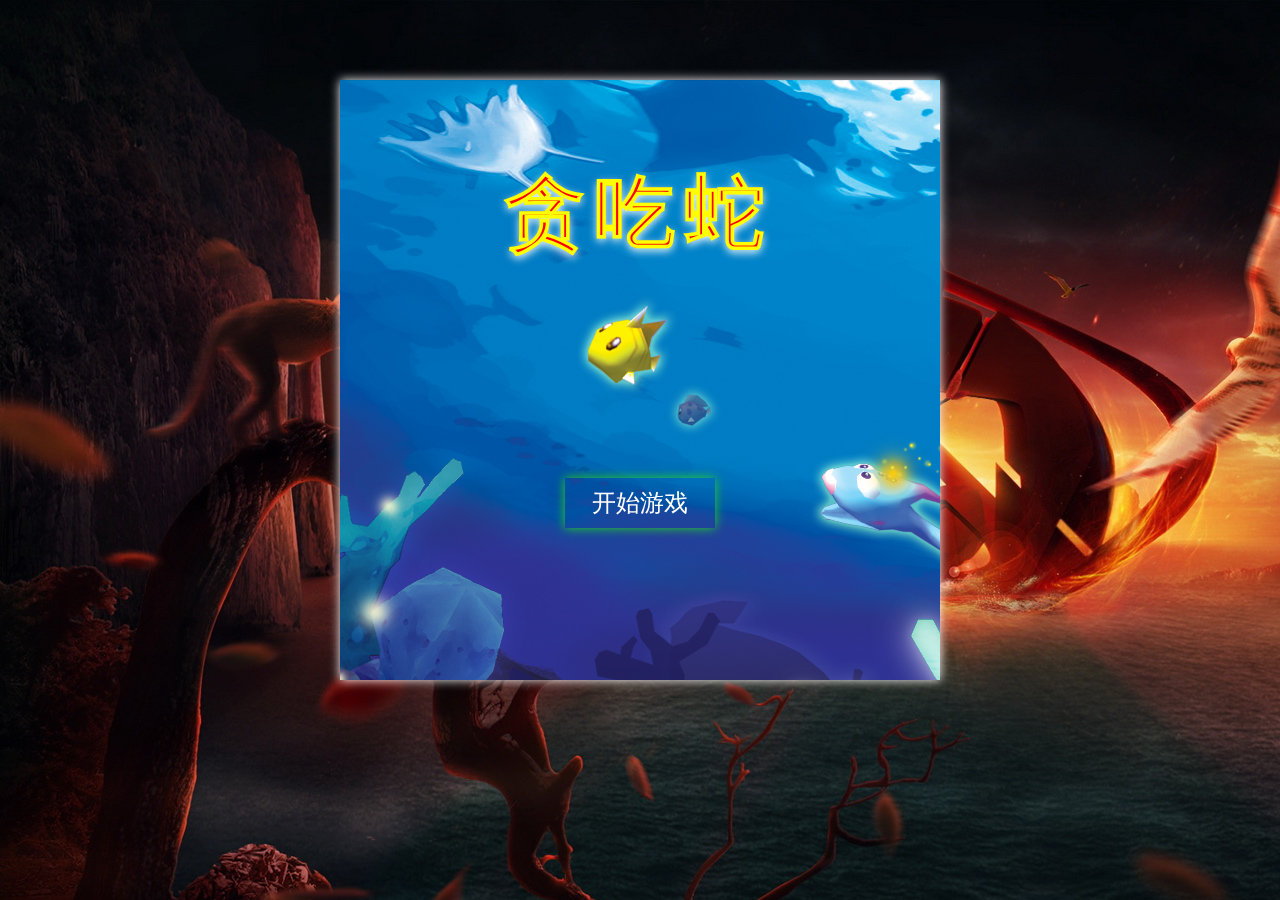
<file: zuo/snake/index.html>
<!doctype html>
<html lang="en">
<head>
    <meta charset="UTF-8">
    <meta name="viewport"
          content="width=device-width, user-scalable=no, initial-scale=1.0, maximum-scale=1.0, minimum-scale=1.0">
    <meta http-equiv="X-UA-Compatible" content="ie=edge">
    <title>Document</title>
    <script src="js.js"></script>
    <script src="animate.js"></script>
</head>
<style>
    *{
        margin: 0;
        padding:0;
        list-style: none;
    }
    body,html{
        width:100%;
        height:100%;
        overflow: hidden;
    }
    img{
        width: 100%;
        height:100%;
    }
    .box{
        width: 600px;
        height:600px;
        box-shadow: 0 0 10px #fff;
        margin: 80px auto;
        position: relative;
        background-color: rgba(0,0,0,0.6);
    }
    .box>div{
        width:30px;
        height:30px;
        /*border: 1px solid #000;*/
        float: left;
        box-sizing: border-box;
    }
    .box>span{
        display: block;
        width: 100px;
        height:45px;
        box-shadow: 0 0 10px #fff;
        text-align: center;
        font-family:"华文仿宋";
        font-size: 34px;
        color: #fbfbfb;
        position: absolute;
        left:0;
        top:0;
        right:0;
        bottom:0;
        margin:auto;
    }
    div.food{
        width: 30px;
        height: 30px;
        background-color: red;
        border-radius: 50%;
    }
    .snaker{
        width:30px;
        height:30px;
        background-color: #0dcccc;
        border-radius: 8px;
    }
    .fenshu,.load,.suspend{
        width: 100px;
        height:30px;
        /*text-align: center;*/
        line-height: 28px;
        font-size: 20px;
        box-shadow: 0 0 10px #df2521;
        position: fixed;
        right: 340px;
        top:130px;
        font-family: "华文楷体";
        display: none;
        color: #fff;
        cursor: pointer;
    }
    .load{
        top:190px;
        text-align: center;
    }
    .suspend{
        top:250px;
        text-align: center;
    }
    .fenshu span{
        text-align: left;
        font-size: 20px;
        color: black;
        padding-left: 20px;
        color: red;
        font-weight: bold;
    }
    .start{
        width:100%;
        height:100%;
        /*background-color: rgba(0,0,0,0.6);*/
        position: absolute;
        left: 0;
        top:0;
        background-image: url("img/2345_image_file_copy_2.jpg");
        background-repeat: no-repeat;
        opacity: 1;
        cursor: pointer;
    }
    .starts{
        width: 120px;
        padding: 10px 15px;
        box-shadow: 0 0 10px #25d523;
        margin: 35% auto;
        font-size: 24px;
        line-height: 30px;
        text-align: center;
        color: #fff;
        font-family: "华文彩云";
    }
    h1{
        font-size: 80px;
        text-align: center;
        padding-top: 80px;
        font-family: '华文仿宋';
        -webkit-text-fill-color: red;
        /* 文本描边颜色 */
        -webkit-text-stroke-color: yellow;
        /* 设置文本描边 */
        -webkit-text-stroke-width: 1px;
        font-weight: 800;
        letter-spacing: 10px;
        text-shadow: 0 3px 8px #fff;
    }
    .big{
        width:100%;
        height:100%;
        position: fixed;
        left:0;
        top:0;
        background-image:url("img/1353935565528.jpg");
    }
</style>
<body>
<div class="big"></div>
<div class="box">
    <section class="start">
        <h1>贪吃蛇</h1>
        <div class="starts">开始游戏</div>
    </section>
</div>
    <div class="fenshu">分数:<span>0</span></div>
    <div class="load">重新开始</div>
    <div class="suspend">暂停</div>
</body>
</html>
<script>
    var box=$('.box');
    var fun=$(".fenshu");
    for(var i=0;i<20;i++){
        for(var j=0;j<20;j++){
            var div=$("<div>");
            div.id='r'+j+'-'+i;
            box.appendChild(div);
        };
    };
    var arr=[{x:0,y:0},{x:1,y:0},{x:2,y:0}];
    arr.forEach(function (value) {
        var obj=$('#r'+value.x+'-'+value.y);
        obj.className='snaker';
    });
    var food=setFood();
    console.log(food);
    function setFood() {
        do{
            var x=Math.floor(Math.random()*20);
            var y=Math.floor(Math.random()*20);
        }while (check(x,y));
        var foods=$("#r"+x+'-'+y);
        foods.className='food';
        return {x:x,y:y};
    };
    function check(m,n) {
        var rest=arr.some(function (value) {
            return value.x==m&&value.y==n
        });
        return rest;
    };
    var way='right';
    var n=0;
    function move () {
        var oldhead=arr[arr.length-1];
        var newheadx;
        var newheady;
//        console.log(arr[0])
        switch (way){
            case "right":
                newheadx=oldhead.x+1;
                newheady=oldhead.y;
                break;
            case "left":
                newheadx=oldhead.x-1;
                newheady=oldhead.y;
                break;
            case "top":
                newheadx=oldhead.x;
                newheady=oldhead.y-1;
                break;
            case "bottom":
                newheadx=oldhead.x;
                newheady=oldhead.y+1;
                break;
        };
        if(newheadx<0||newheadx>19||newheady<0||newheady>19||check(newheadx,newheady)){
            alert('game over');
            clearInterval(t);
            return;
        }
        var newobj=$("#r"+newheadx+'-'+newheady);
        newobj.className="snaker";
        arr.push({x:newheadx,y:newheady});
        if(newheadx==food.x&&newheady==food.y){
            n++;
            food=setFood();
        }else{
            var first=$("#r"+arr[0].x+'-'+arr[0].y);
            first.classList.remove("snaker");
            arr.shift();
        };
        var funs=$(".fenshu span");
        funs.innerHTML=`${n}`;
    };
    var t = null;
    document.onkeydown=function (e) {
        if(e.keyCode==37){
            if(way=='right'){
                return;
            };
            way='left';
        }else if(e.keyCode==38){
            if(way=='bottom'){
                return;
            };
            way="top";
        }else if(e.keyCode==39){
            if(way=='left'){
                return;
            };
            way='right';
        }else if(e.keyCode==40){
            if(way=='top'){
                return;
            }
            way='bottom';
        }
    }
//    开始按钮
    var sta=$('.starts');
    var back=$(".start");
    var load=$(".load");
    var suspend=$('.suspend');
    var span =$("<span>");
    var flag=0;
    sta.onclick=function () {
        animate(back,{opacity:0},500,function () {
            t = setInterval(move,200);
            fun.style.display='block';
            load.style.display='block';
            suspend.style.display='block';
        })
    };


    load.onclick=function(){
        history.go();
    };
    suspend.onclick=function () {
        flag++;
        if(flag%2!=0){
            suspend.innerHTML='开始';
            span.innerHTML='暂停';
            box.appendChild(span);
            clearInterval(t);
        }else if(flag%2==0){
            suspend.innerHTML='暂停';
            t=setInterval(move,200);
            box.removeChild(span);
        };
    };

</script>
</file>
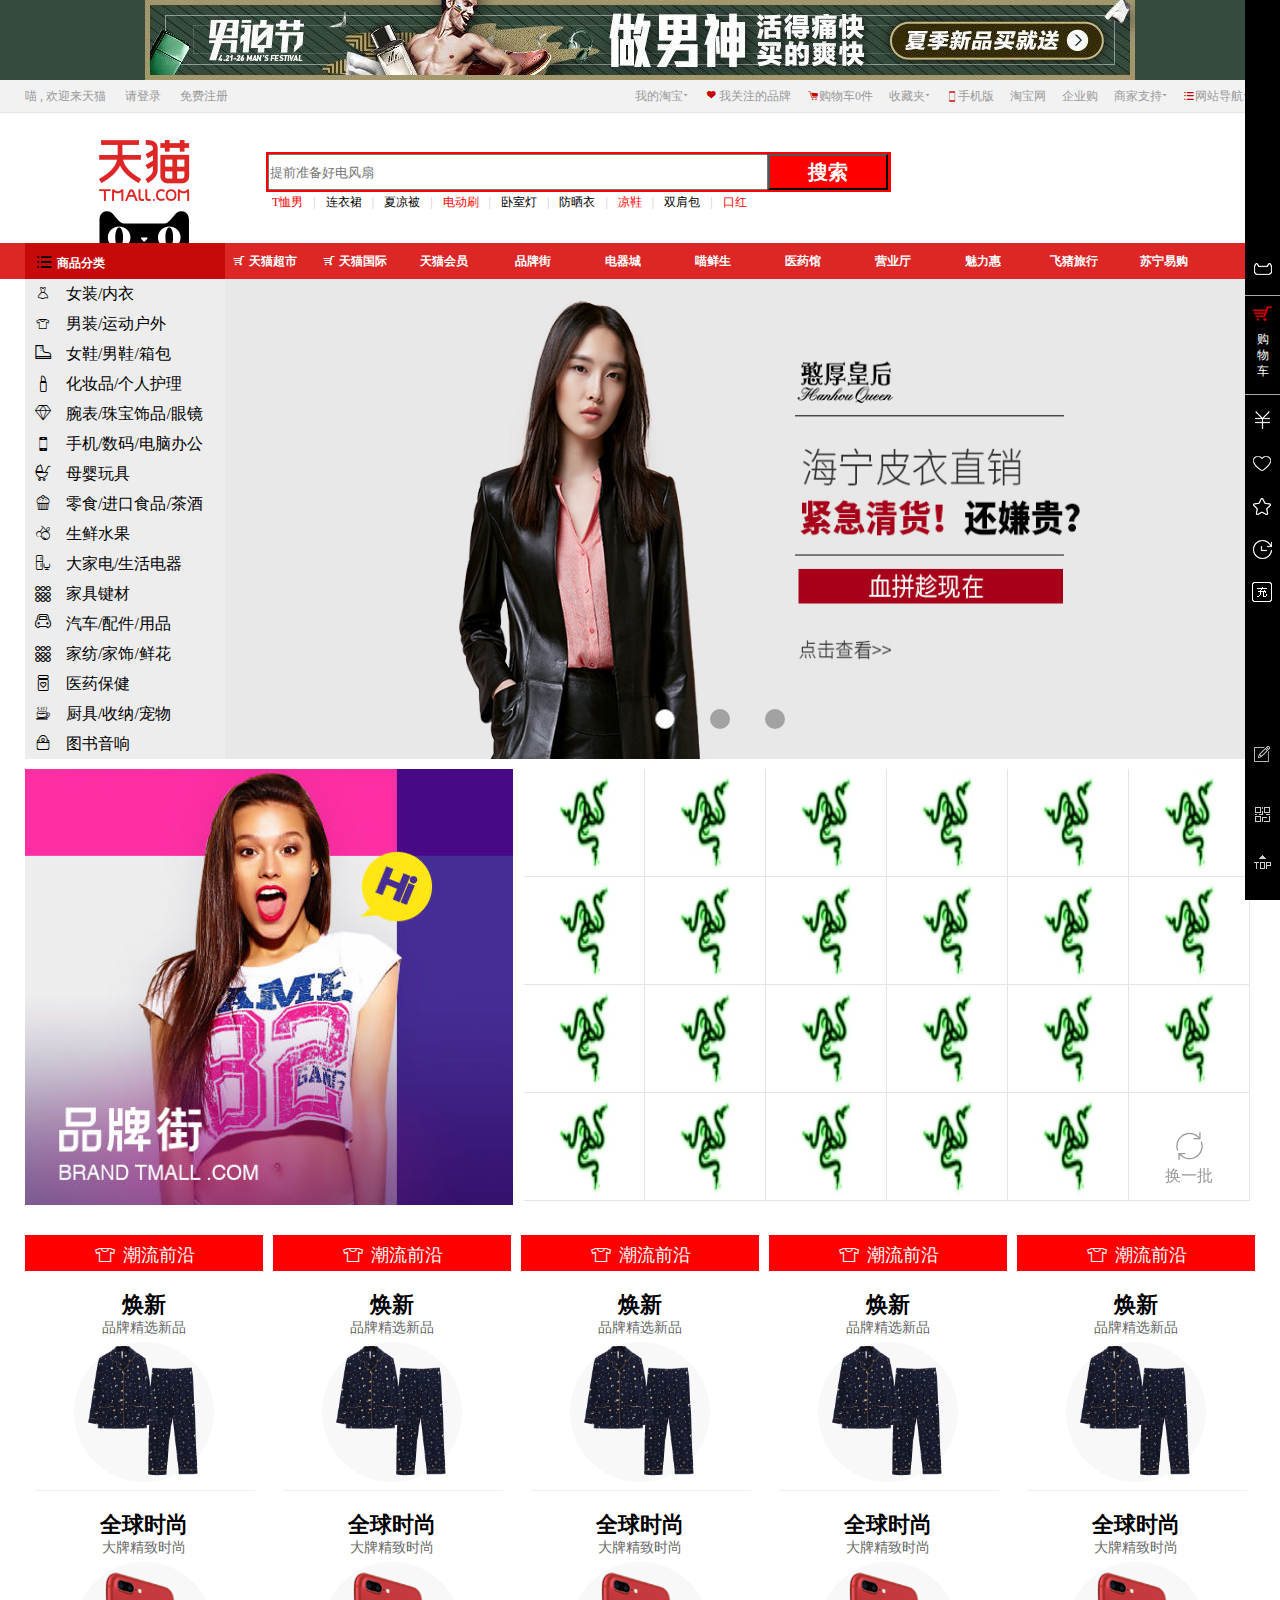
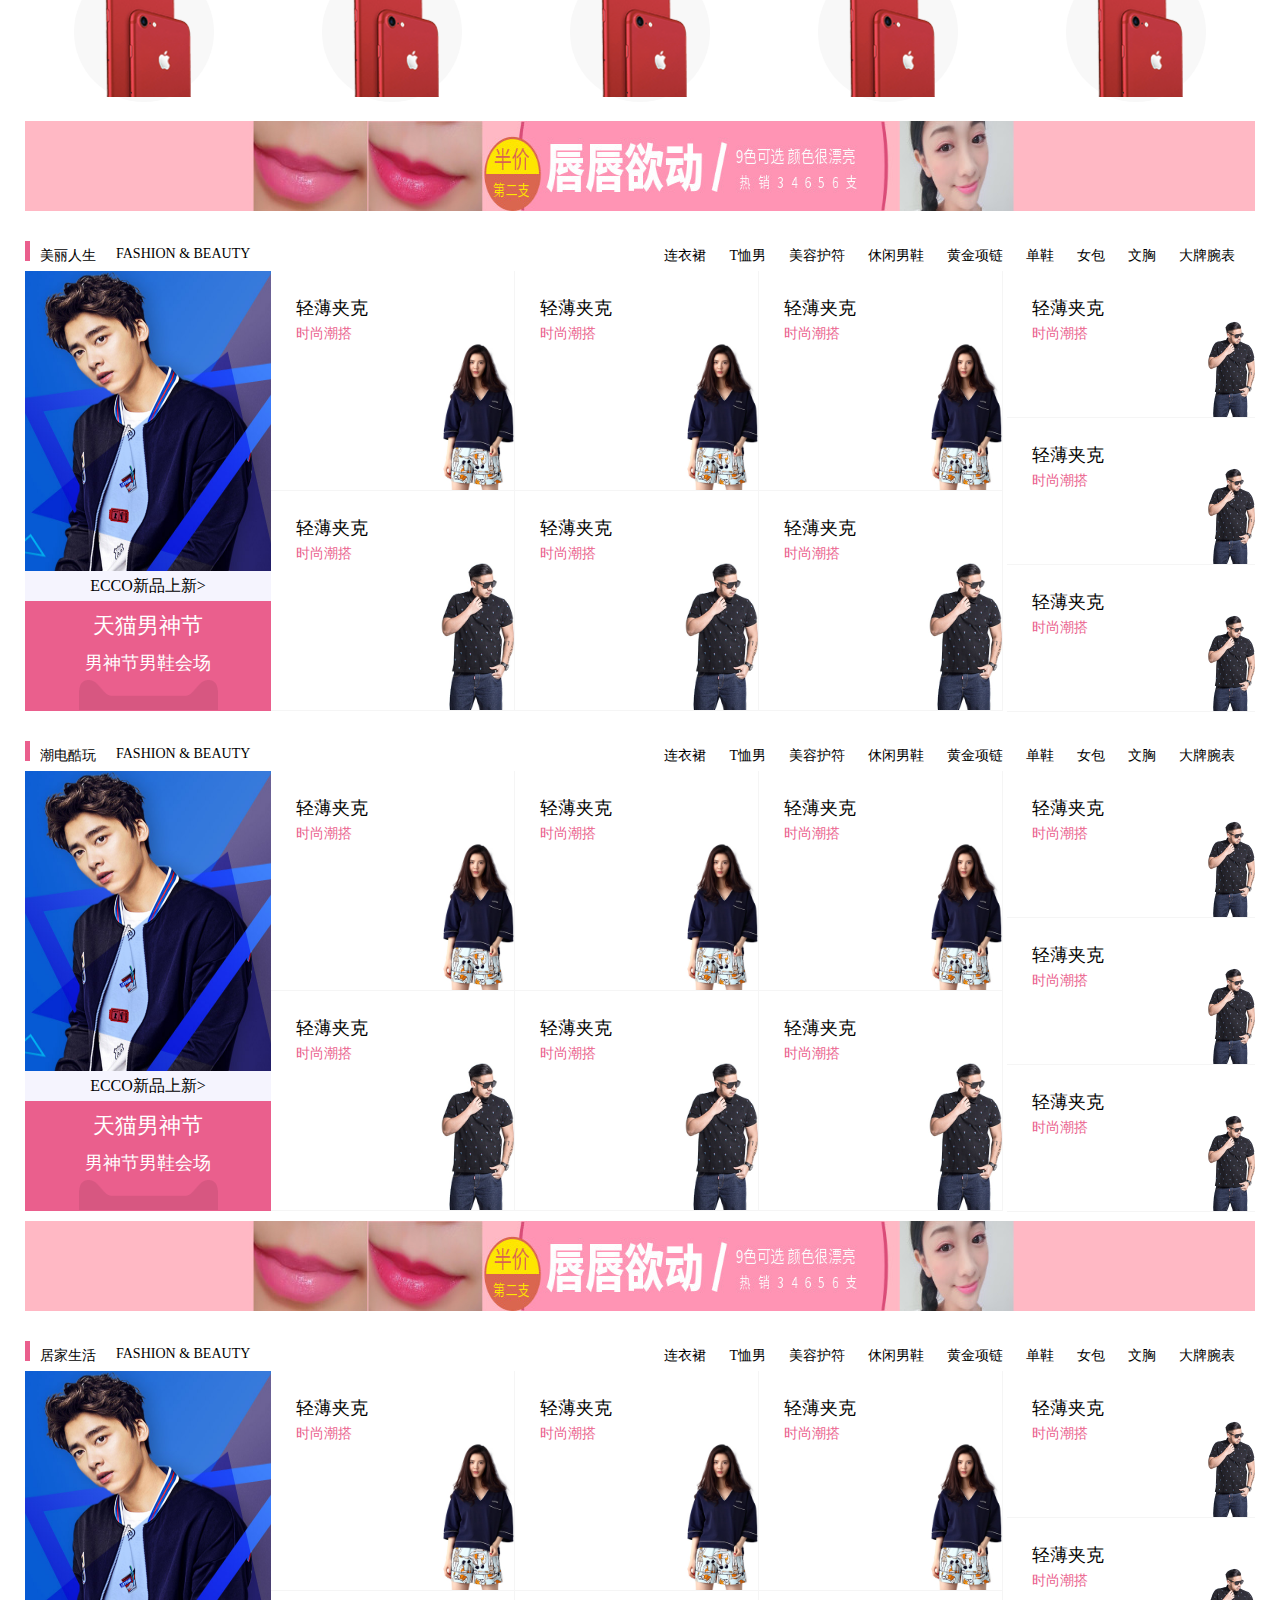
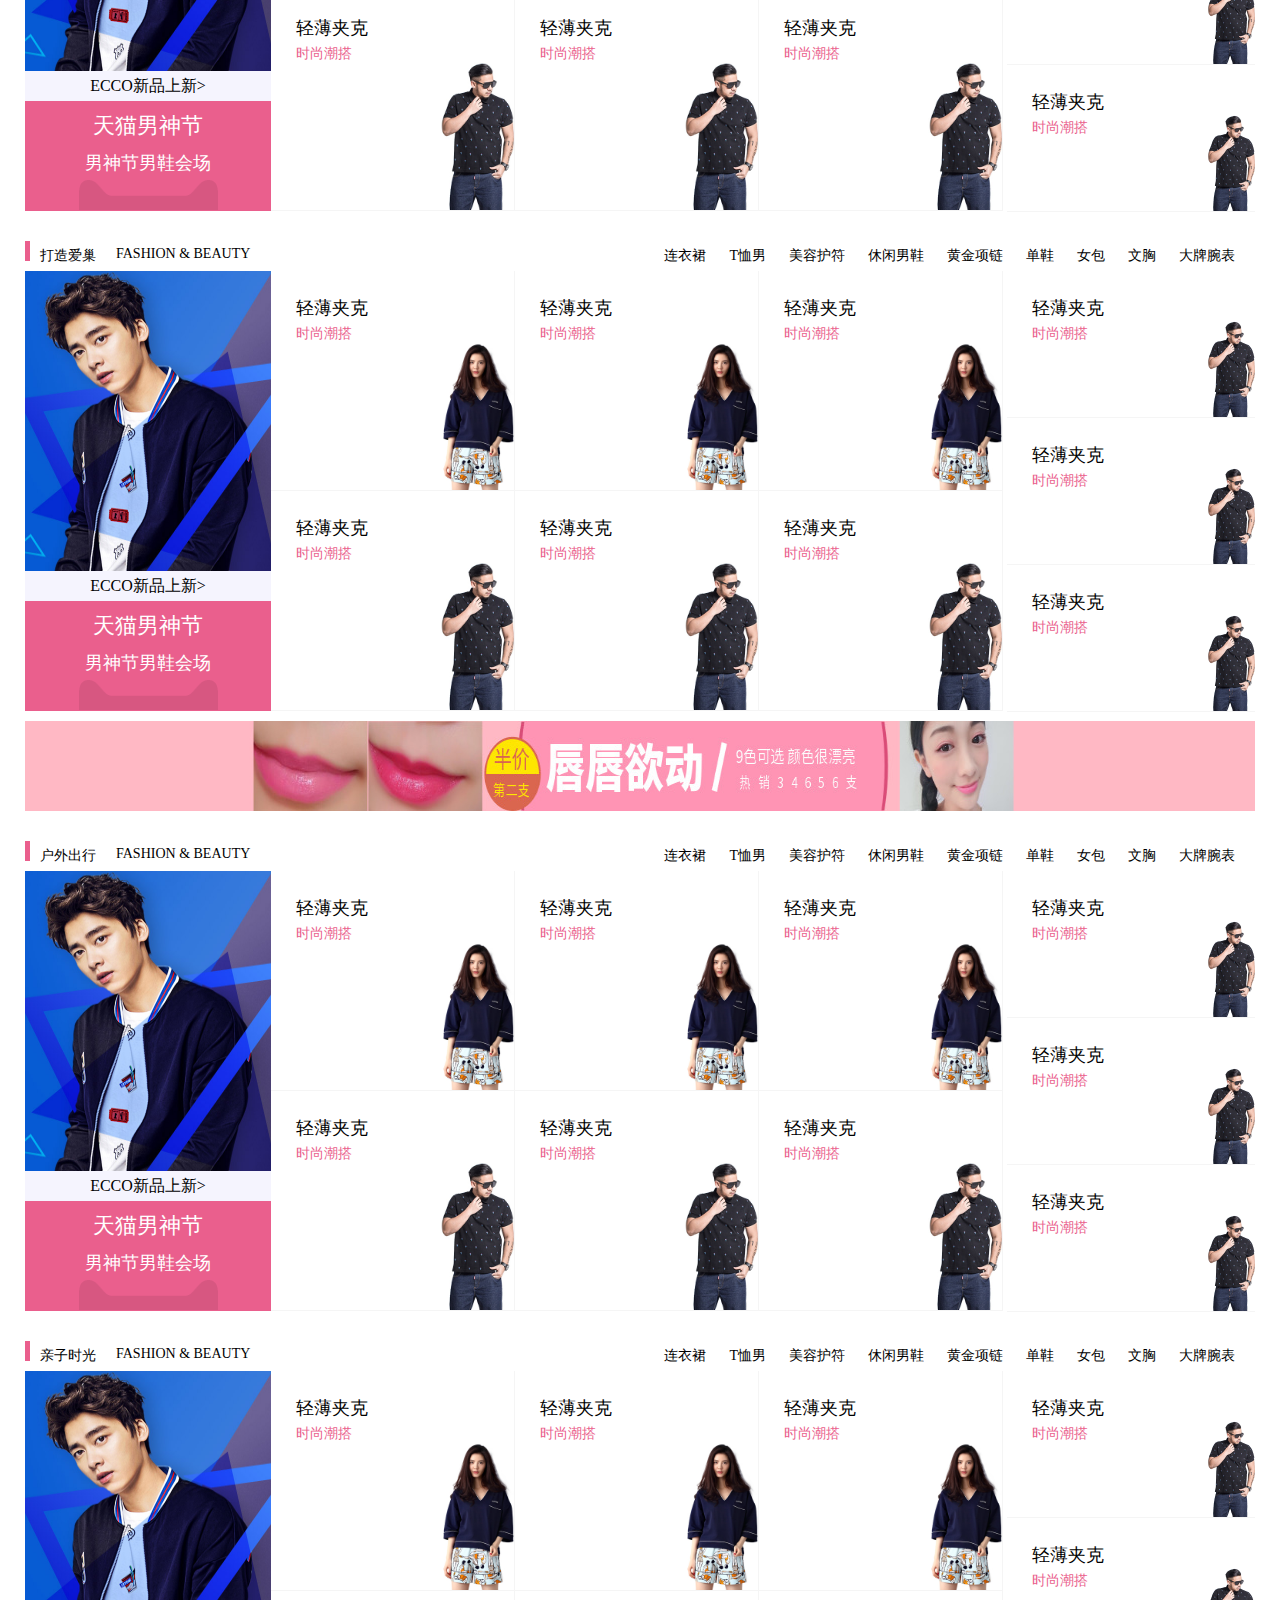
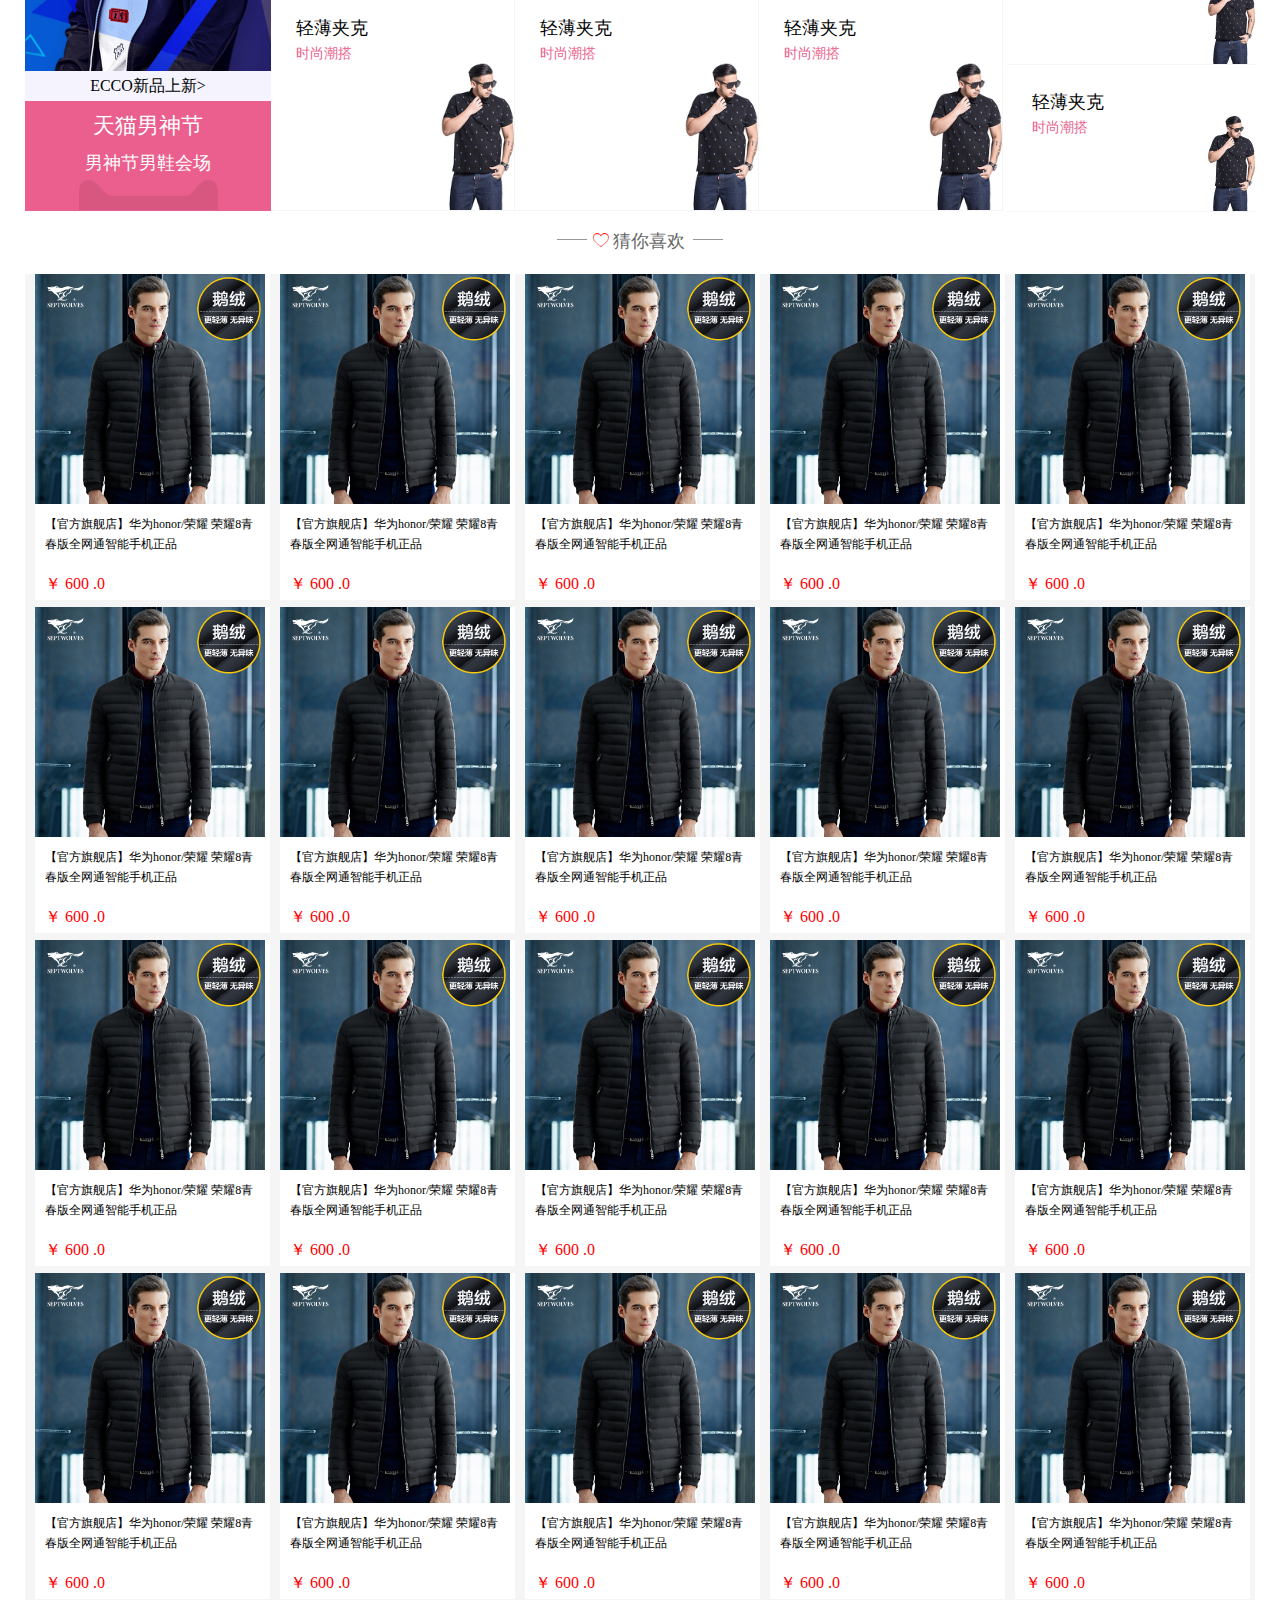
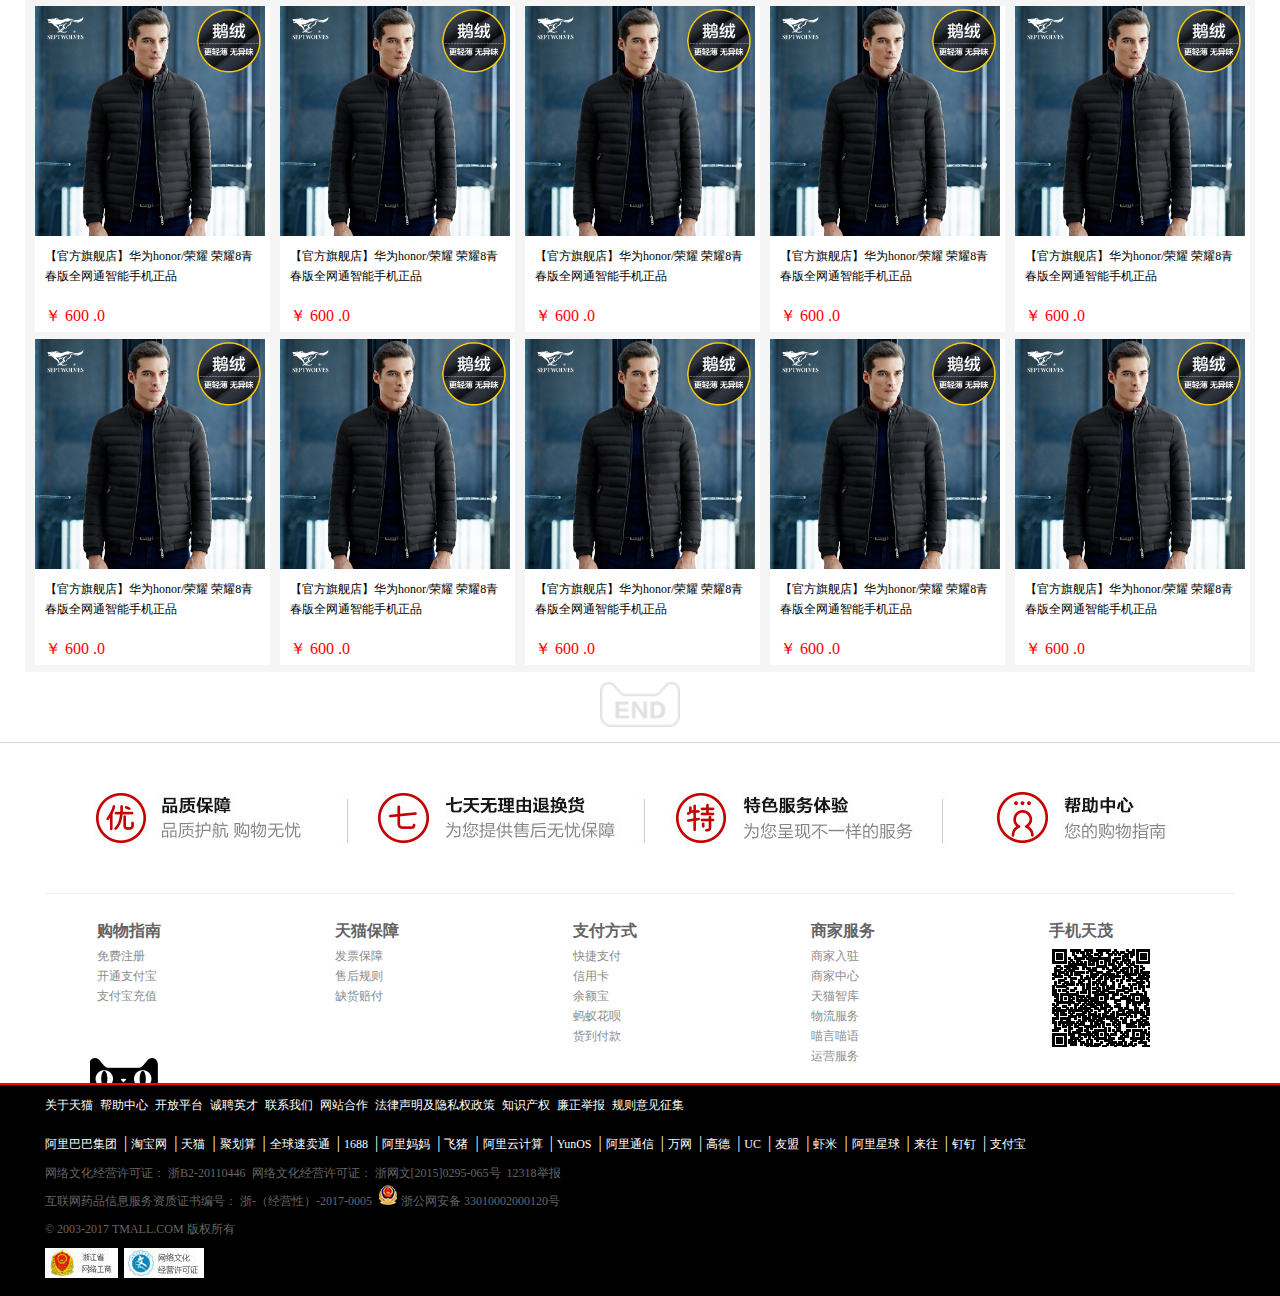
<file: zuo/tianmao/index.html>
<!DOCTYPE html>
<html lang="en">
  <head>
    <meta charset="UTF-8">
    <title>天猫官网</title>
    <link rel="stylesheet" href="css/index.css">
    <link rel="stylesheet" href="css/base.css">
    <link rel="stylesheet" href="css/iconfont.css">
    <script src="index.js"></script>
    <script src="animate.js"></script>
  </head>
  <body>
    <!-- 广告条开始 -->
    <a href="" class="notice">
      <div class="notice-box">
        <img src="img/QQ图片20170425092255.jpg" alt="">
      </div>
    </a>
    
    <!-- 广告条结束 -->
    <!-- 头部开始 -->
    <header>
      <div class="head-main">
        <div class="head-left">
          <span class="welcome">喵 , 欢迎来天猫</span>
          <span>
            <a href="">请登录</a>
            
          </span>
          <span>
            <a href="">免费注册</a>
          </span>
        </div>
        <div class="head-right">
          <div class="mytb my">
          <div class="wo">
          <div class="woy"></div>
            <span class="yi11">已买到的宝贝</span>
            <span class="yi22">已卖出的宝贝</span>
          </div>
            <span>
              <a href="">我的淘宝</a>
            </span>
            <span class="iconfont icon-jiantou1 jiantou1"></span>
            <span class="iconfont icon-jiantou0101 jiantou1"></span>
          </div>
          <div class="guanzhu">
            <span class="iconfont icon-xin-copy xin-copy"></span>
            <span>
              <a href="">我关注的品牌</a>
            </span>
          </div>
          <div class="guanzhu">
            <span class="iconfont icon-gouwuche xin-copy"></span>
            <span>
              <a href="">购物车0件</a>
            </span>
          </div>
          <div class="mytb tb sc">
          <div class="sou">
            <div class="souy"></div>
            <span class="sou11">收藏的宝贝</span>
            <span>收藏的店铺</span>
          </div>
            <span>
              <a href="">收藏夹</a>
            </span>
            <span class="iconfont icon-jiantou1 jiantou1"></span>
            <span class="iconfont icon-jiantou0101 jiantou1"></span>
          </div>
          <div class="guanzhu shou">
          <div class="shouji">
            <img src="img/000000.png" alt="">
          </div>
            <span class="iconfont icon-shouji xin-copy"></span>
            <span>
              <a href="">手机版</a>
            </span>
          </div>
          
          <div class="guanzhu">
            
            <span>
              <a href="">淘宝网</a>
            </span>
          </div>
          
          <div class="guanzhu">
            
            <span>
              <a href="">企业购</a>
            </span>
          </div>
          <div class="mytb tb sj">
          <div class="shang">
           <div class="sy"></div>
            <h3>商家:</h3>
            <ul>
              <li>商家中心</li>
              <li>运营服务</li>
              <li>商家工具</li>
              <li>天猫智库</li>
            </ul>

            <ul>
              <li>商家入驻</li>
              <li>商家品控</li>
              <li>商家规则</li>
              <li>喵言喵语</li>
            </ul>

             <div class="bang">
               <h3>帮助:</h3>
               <span>帮助中心</span>
               <span>问商友</span>
             </div>
          </div>
            <span>
              <a href="">商家支持</a>
            </span>
            <span class="iconfont icon-jiantou1 jiantou1"></span>
            <span class="iconfont icon-jiantou0101 jiantou1"></span>
          </div>
          <div class="mytb tb wang">
          <div class="xiahezi">
               <div class="xxh"></div>
               <div class="xxh1">
                 <h2>热点推荐 Hot</h2>
                 <ul>
                   <li><a href="">天猫超市</a></li>
                   <li><a href="">女装新品</a></li>
                   <li><a href="">试美妆</a></li>
                   <li><a href="">精明妈咪</a></li>
                   <li><a href="">会员积分</a></li>
                 </ul>

                 <ul>
                   <li><a href="">喵鲜生</a></li>
                   <li><a href="">酷玩街</a></li>
                   <li><a href="">运动新品</a></li>
                   <li><a href="">吃乐会</a></li>
                   <li><a href="">天猫国际</a></li>
                 </ul>

                 <ul>
                   <li><a href="">科技新品</a></li>
                   <li><a href="">内衣新品</a></li>
                   <li><a href="">时尚先生</a></li>
                   <li><a href="">企业采购</a></li>
                 </ul>
               </div>

               <div class="xxh1">
                 <h2 class="hang">行业市场&nbsp;&nbsp;Market</h2>
                 <ul>
                   <li><a href="">天猫超市</a></li>
                   <li><a href="">女装新品</a></li>
                   <li><a href="">试美妆</a></li>
                   <li><a href="">精明妈咪</a></li>
                   <li><a href="">会员积分</a></li>
                 </ul>

                 <ul>
                   <li><a href="">喵鲜生</a></li>
                   <li><a href="">酷玩街</a></li>
                   <li><a href="">运动新品</a></li>
                   <li><a href="">吃乐会</a></li>
                   <li><a href="">天猫国际</a></li>
                 </ul>

                 <ul>
                   <li><a href="">科技新品</a></li>
                   <li><a href="">内衣新品</a></li>
                   <li><a href="">时尚先生</a></li>
                   <li><a href="">企业采购</a></li>
                 </ul>
               </div>

               <div class="xxh1">
                 <h2 class="ping">品牌风尚&nbsp;&nbsp;Brand</h2>
                 <ul>
                   <li><a href="">天猫超市</a></li>
                   <li><a href="">女装新品</a></li>
                   <li><a href="">试美妆</a></li>
                   <li><a href="">精明妈咪</a></li>
                   <li><a href="">会员积分</a></li>
                 </ul>

                 <ul>
                   <li><a href="">喵鲜生</a></li>
                   <li><a href="">酷玩街</a></li>
                   <li><a href="">运动新品</a></li>
                   <li><a href="">吃乐会</a></li>
                   <li><a href="">天猫国际</a></li>
                 </ul>

                 <ul>
                   <li><a href="">科技新品</a></li>
                   <li><a href="">内衣新品</a></li>
                   <li><a href="">时尚先生</a></li>
                   <li><a href="">企业采购</a></li>
                 </ul>
               </div>

               <div class="xxh1">
                 <h2 class="zhinan">服务指南&nbsp;&nbsp;Help</h2>
                 <ul>
                   <li><a href="">天猫超市</a></li>
                   <li><a href="">女装新品</a></li>
                   <li><a href="">试美妆</a></li>
                   <li><a href="">精明妈咪</a></li>
                   <li><a href="">会员积分</a></li>
                 </ul>

                 <ul>
                   <li><a href="">喵鲜生</a></li>
                   <li><a href="">酷玩街</a></li>
                   <li><a href="">运动新品</a></li>
                   <li><a href="">吃乐会</a></li>
                   <li><a href="">天猫国际</a></li>
                 </ul>

                 <ul>
                   <li><a href="">科技新品</a></li>
                   <li><a href="">内衣新品</a></li>
                   <li><a href="">时尚先生</a></li>
                   <li><a href="">企业采购</a></li>
                 </ul>
               </div>

          </div>
            <span class="iconfont icon-icon xin-copy"></span>
            <div class="wz">
                <span>
                  网站导航
                </span>
                <span class="iconfont icon-jiantou1 jiantou1"></span>
                <span class="iconfont icon-jiantou0101 jiantou1"></span>
            </div>

          </div>
        </div>
      </div>
    </header>
    <!-- 头部结束 -->
    <!-- 搜索开始 -->
    <div class="sousuo">    
      <div class="sousuo-left"></div>
      <div class="sousuo-center">
        <div class="wai">
          <div class="sousuo-top">
            <input type="text" class="shuru" placeholder="提前准备好电风扇">
           <input type="submit" class="right" value="搜索">
          </div>
        </div>
        <!-- value: 设置默认值 -->
        <!-- placeholder:设置提示信息 -->
        <div class="sousuo-bottom">        
          <a href="" id="hong">T恤男</a>
          <a href="" id="tiao">|</a>
          <a href="">连衣裙</a>
          <a href="" id="tiao">|</a>
          <a href="">夏凉被</a>
          <a href="" id="tiao">|</a>
          <a href="" id="hong">电动刷</a>
          <a href="" id="tiao">|</a>
          <a href="">卧室灯</a>
          <a href="" id="tiao">|</a>
          <a href="">防晒衣</a>
          <a href="" id="tiao">|</a>
          <a href="" id="hong">凉鞋</a>
          <a href="" id="tiao">|</a>
          <a href="">双肩包</a>
          <a href="" id="tiao">|</a>
          <a href="" id="hong">口红</a>
        </div>
      </div>
    </div>
    <!-- 搜索结束 -->
    <!-- 导航开始 -->
    <div class="daohang">
      <div class="daohang1">
        <div class="daohang1-1">
          <span class="iconfont icon-icon fenlei"></span>
          <span><a href="" class="zi">商品分类</a></span>
        </div>
        <div class="daohang1-2">
          <div class="maotou">
            <img src="img/maotou.png" alt="">
          </div>
          <span class="iconfont icon-gouwuche1 gwc"></span>
          <span class="chaoshi"><a href="">天猫超市</a></span>
        </div>
        <div class="daohang1-2">
          <div class="maotou">
            <img src="img/maotou.png" alt="">
          </div>
          <span class="iconfont icon-gouwuche1 gwc"></span>
          <span class="chaoshi"><a href="">天猫国际</a></span>
        </div>
        <div class="daohang1-2">
          <div class="maotou">
            <img src="img/maotou.png" alt="">
          </div>
          <span class="chaoshi1"><a href="">天猫会员</a></span>
        </div>
        <div class="daohang1-2">
          <div class="maotou">
            <img src="img/maotou.png" alt="">
          </div>
          <span class="chaoshi2"><a href="">品牌街</a></span>
        </div>
        <div class="daohang1-2">
          <div class="maotou">
            <img src="img/maotou.png" alt="">
          </div>
          <span class="chaoshi2"><a href="">电器城</a></span>
        </div>
        <div class="daohang1-2">
          <div class="maotou">
            <img src="img/maotou.png" alt="">
          </div>
          <span class="chaoshi2"><a href="">喵鲜生</a></span>
        </div>
        <div class="daohang1-2">
          <div class="maotou">
            <img src="img/maotou.png" alt="">
          </div>
          <span class="chaoshi2"><a href="">医药馆</a></span>
        </div>
        <div class="daohang1-2">
          <div class="maotou">
            <img src="img/maotou.png" alt="">
          </div>
          <span class="chaoshi2"><a href="">营业厅</a></span>
        </div>
        <div class="daohang1-2">
          <div class="maotou">
            <img src="img/maotou.png" alt="">
          </div>
          <span class="chaoshi2"><a href="">魅力惠</a></span>
        </div>
        <div class="daohang1-2">
          <div class="maotou">
            <img src="img/maotou.png" alt="">
          </div>
          <span class="chaoshi1"><a href="">飞猪旅行</a></span>
        </div>
        <div class="daohang1-2">
          <div class="maotou">
            <img src="img/maotou.png" alt="">
          </div>
          <span class="chaoshi1"><a href="">苏宁易购</a></span>
        </div>
      </div>
    </div>
    <!-- 导航结束 -->
    <!-- banner开始 -->
    <div class="banner">
      <div class="banner-left">
        <ul class="zizi">
          <li class="active">
            <span class="iconfont icon-nvzhuang name"><a href="">女装/内衣</a></span>
          </li>
          <li>
            <span class="iconfont icon-nanzhuang"><a href="">男装/运动户外</a></span>
          </li>
          <li>
            <span class="iconfont icon-xie"><a href="">女鞋/男鞋/箱包</a></span>
          </li>
          <li>
            <span class="iconfont icon-huazhuangpin"><a href="">化妆品/个人护理</a></span>
          </li>
          <li>
            <span class="iconfont icon-zb"><a href="">腕表/珠宝饰品/眼镜</a></span>
          </li>
          <li>
            <span class="iconfont icon-shouji"><a href="">手机/数码/电脑办公</a></span>
          </li>
          <li>
            <span class="iconfont icon-muyingwanju"><a href="">母婴玩具</a></span>
          </li>
          <li>
            <span class="iconfont icon-lingshi"><a href="">零食/进口食品/茶酒</a></span>
          </li>
          <li>
            <span class="iconfont icon-shengxianshuiguo"><a href="">生鲜水果</a></span>
          </li>
          <li>
            <span class="iconfont icon-jiadian"><a href="">大家电/生活电器</a></span>
          </li>
          <li>
            <span class="iconfont icon-jiajujiancai"><a href="">家具键材</a></span>
          </li>
          <li>
            <span class="iconfont icon-qiche"><a href="">汽车/配件/用品</a></span>
          </li>
          <li>
            <span class="iconfont icon-jiajujiancai"><a href="">家纺/家饰/鲜花</a></span>
          </li>
          <li>
            <span class="iconfont icon-yiyaobaojian"><a href="">医药保健</a></span>
          </li>
          <li>
            <span class="iconfont icon-sichu"><a href="">厨具/收纳/宠物</a></span>
          </li>
          <li>
            <span class="iconfont icon-tushuyinxiang"><a href="">图书音响</a></span>
          </li>
        </ul>
        
        <ul class="yin">
          <li class="active">
            <div class="huang">
              <div class="dj">
              <h2>当季流行 > </h2>
              </div>
               <div class="xiaji">
                <div class="yi1"> 
                   <a href="" class="se">夏季新品</a>
                   <a href="" class="se">商城同款</a>
                   <a href="">气质连衣裙</a>
                   <a href="">印花衬衫</a>
                   <a href="">牛仔单品</a>
                   <a href="">百搭休闲</a>
                </div>
                 <div class="yi2"> 
                   <a href="">夏季新品</a>
                   <a href="" class="se">商城同款</a>
                   <a href="">气质连衣裙</a>
                   <a href="" class="se">印花衬衫</a>
                   <a href="">牛仔单品</a>
                   <a href="">百搭休闲</a>
                </div>
               </div>
            </div>
            <div class="huang">
              <div class="dj">
              <h2>精选上装 > </h2>
              </div>
               <div class="xiaji">
                <div class="yi1"> 
                   <a href="" class="se">夏季新品</a>
                   <a href="" class="se">商城同款</a>
                   <a href="">气质连衣裙</a>
                   <a href="">印花衬衫</a>
                   <a href="">牛仔单品</a>
                   <a href="">百搭休闲</a>
                </div>
                 <div class="yi2"> 
                   <a href="">夏季新品</a>
                   <a href="" class="se">商城同款</a>
                   <a href="">气质连衣裙</a>
                   <a href="" class="se">印花衬衫</a>
                   <a href="">牛仔单品</a>
                   <a href="">百搭休闲</a>
                </div>
               </div>
            </div>
            <div class="huang">
              <div class="dj">
              <h2>浪漫裙装 > </h2>
              </div>
               <div class="xiaji">
                <div class="yi1"> 
                   <a href="" class="se">夏季新品</a>
                   <a href="" class="se">商城同款</a>
                   <a href="">气质连衣裙</a>
                   <a href="">印花衬衫</a>
                   <a href="">牛仔单品</a>
                   <a href="">百搭休闲</a>
                </div>
                 <div class="yi2"> 
                   <a href="">夏季新品</a>
                   <a href="" class="se">商城同款</a>
                   <a href="">气质连衣裙</a>
                   <a href="" class="se">印花衬衫</a>
                   <a href="">牛仔单品</a>
                   <a href="">百搭休闲</a>
                </div>
               </div>
            </div>
            <div class="huang">
              <div class="dj">
              <h2>当季流行 > </h2>
              </div>
               <div class="xiaji">
                <div class="yi1"> 
                   <a href="" class="se">夏季新品</a>
                   <a href="" class="se">商城同款</a>
                   <a href="">气质连衣裙</a>
                   <a href="">印花衬衫</a>
                   <a href="">牛仔单品</a>
                   <a href="">百搭休闲</a>
                </div>
                 <div class="yi2"> 
                   <a href="">夏季新品</a>
                   <a href="" class="se">商城同款</a>
                   <a href="">气质连衣裙</a>
                   <a href="" class="se">印花衬衫</a>
                   <a href="">牛仔单品</a>
                   <a href="">百搭休闲</a>
                </div>
               </div>
            </div>
            <div class="huang">
              <div class="dj">
              <h2>当季流行 > </h2>
              </div>
               <div class="xiaji">
                <div class="yi1"> 
                   <a href="" class="se">夏季新品</a>
                   <a href="" class="se">商城同款</a>
                   <a href="">气质连衣裙</a>
                   <a href="">印花衬衫</a>
                   <a href="">牛仔单品</a>
                   <a href="">百搭休闲</a>
                </div>
                 <div class="yi2"> 
                   <a href="">夏季新品</a>
                   <a href="" class="se">商城同款</a>
                   <a href="">气质连衣裙</a>
                   <a href="" class="se">印花衬衫</a>
                   <a href="">牛仔单品</a>
                   <a href="">百搭休闲</a>
                </div>
               </div>
            </div>
          </li>

          <li>
            <div class="huang">
              <div class="dj">
              <h2>当季流行 > </h2>
              </div>
               <div class="xiaji">
                <div class="yi1"> 
                   <a href="" class="se">夏季新品</a>
                   <a href="" class="se">商城同款</a>
                   <a href="">气质连衣裙</a>
                   <a href="">印花衬衫</a>
                   <a href="">牛仔单品</a>
                   <a href="">百搭休闲</a>
                </div>
                 <div class="yi2"> 
                   <a href="">夏季新品</a>
                   <a href="" class="se">商城同款</a>
                   <a href="">气质连衣裙</a>
                   <a href="" class="se">印花衬衫</a>
                   <a href="">牛仔单品</a>
                   <a href="">百搭休闲</a>
                </div>
               </div>
            </div>
            <div class="huang">
              <div class="dj">
              <h2>男士外套 > </h2>
              </div>
               <div class="xiaji">
                <div class="yi1"> 
                   <a href="" class="se">夏季新品</a>
                   <a href="" class="se">商城同款</a>
                   <a href="">气质连衣裙</a>
                   <a href="">印花衬衫</a>
                   <a href="">牛仔单品</a>
                   <a href="">百搭休闲</a>
                </div>
                 <div class="yi2"> 
                   <a href="">夏季新品</a>
                   <a href="" class="se">商城同款</a>
                   <a href="">气质连衣裙</a>
                   <a href="" class="se">印花衬衫</a>
                   <a href="">牛仔单品</a>
                   <a href="">百搭休闲</a>
                </div>
               </div>
            </div>
            <div class="huang">
              <div class="dj">
              <h2>男士内搭 > </h2>
              </div>
               <div class="xiaji">
                <div class="yi1"> 
                   <a href="" class="se">夏季新品</a>
                   <a href="" class="se">商城同款</a>
                   <a href="">气质连衣裙</a>
                   <a href="">印花衬衫</a>
                   <a href="">牛仔单品</a>
                   <a href="">百搭休闲</a>
                </div>
                 <div class="yi2"> 
                   <a href="">夏季新品</a>
                   <a href="" class="se">商城同款</a>
                   <a href="">气质连衣裙</a>
                   <a href="" class="se">印花衬衫</a>
                   <a href="">牛仔单品</a>
                   <a href="">百搭休闲</a>
                </div>
               </div>
            </div>
            <div class="huang">
              <div class="dj">
              <h2>男士裤装 > </h2>
              </div>
               <div class="xiaji">
                <div class="yi1"> 
                   <a href="" class="se">夏季新品</a>
                   <a href="" class="se">商城同款</a>
                   <a href="">气质连衣裙</a>
                   <a href="">印花衬衫</a>
                   <a href="">牛仔单品</a>
                   <a href="">百搭休闲</a>
                </div>
                 <div class="yi2"> 
                   <a href="">夏季新品</a>
                   <a href="" class="se">商城同款</a>
                   <a href="">气质连衣裙</a>
                   <a href="" class="se">印花衬衫</a>
                   <a href="">牛仔单品</a>
                   <a href="">百搭休闲</a>
                </div>
               </div>
            </div>
            <div class="huang">
              <div class="dj">
              <h2>当季流行 > </h2>
              </div>
               <div class="xiaji">
                <div class="yi1"> 
                   <a href="" class="se">夏季新品</a>
                   <a href="" class="se">商城同款</a>
                   <a href="">气质连衣裙</a>
                   <a href="">印花衬衫</a>
                   <a href="">牛仔单品</a>
                   <a href="">百搭休闲</a>
                </div>
                 <div class="yi2"> 
                   <a href="">夏季新品</a>
                   <a href="" class="se">商城同款</a>
                   <a href="">气质连衣裙</a>
                   <a href="" class="se">印花衬衫</a>
                   <a href="">牛仔单品</a>
                   <a href="">百搭休闲</a>
                </div>
               </div>
            </div>
          </li>

          <li>
            <div class="huang">
              <div class="dj">
              <h2>推荐女鞋 > </h2>
              </div>
               <div class="xiaji">
                <div class="yi1"> 
                   <a href="" class="se">夏季新品</a>
                   <a href="" class="se">商城同款</a>
                   <a href="">气质连衣裙</a>
                   <a href="">印花衬衫</a>
                   <a href="">牛仔单品</a>
                   <a href="">百搭休闲</a>
                </div>
                 <div class="yi2"> 
                   <a href="">夏季新品</a>
                   <a href="" class="se">商城同款</a>
                   <a href="">气质连衣裙</a>
                   <a href="" class="se">印花衬衫</a>
                   <a href="">牛仔单品</a>
                   <a href="">百搭休闲</a>
                </div>
               </div>
            </div>
            <div class="huang">
              <div class="dj">
              <h2>潮流男鞋 > </h2>
              </div>
               <div class="xiaji">
                <div class="yi1"> 
                   <a href="" class="se">夏季新品</a>
                   <a href="" class="se">商城同款</a>
                   <a href="">气质连衣裙</a>
                   <a href="">印花衬衫</a>
                   <a href="">牛仔单品</a>
                   <a href="">百搭休闲</a>
                </div>
                 <div class="yi2"> 
                   <a href="">夏季新品</a>
                   <a href="" class="se">商城同款</a>
                   <a href="">气质连衣裙</a>
                   <a href="" class="se">印花衬衫</a>
                   <a href="">牛仔单品</a>
                   <a href="">百搭休闲</a>
                </div>
               </div>
            </div>
            <div class="huang">
              <div class="dj">
              <h2>女 单 鞋 > </h2>
              </div>
               <div class="xiaji">
                <div class="yi1"> 
                   <a href="" class="se">夏季新品</a>
                   <a href="" class="se">商城同款</a>
                   <a href="">气质连衣裙</a>
                   <a href="">印花衬衫</a>
                   <a href="">牛仔单品</a>
                   <a href="">百搭休闲</a>
                </div>
                 <div class="yi2"> 
                   <a href="">夏季新品</a>
                   <a href="" class="se">商城同款</a>
                   <a href="">气质连衣裙</a>
                   <a href="" class="se">印花衬衫</a>
                   <a href="">牛仔单品</a>
                   <a href="">百搭休闲</a>
                </div>
               </div>
            </div>
            <div class="huang">
              <div class="dj">
              <h2>当季流行 > </h2>
              </div>
               <div class="xiaji">
                <div class="yi1"> 
                   <a href="" class="se">夏季新品</a>
                   <a href="" class="se">商城同款</a>
                   <a href="">气质连衣裙</a>
                   <a href="">印花衬衫</a>
                   <a href="">牛仔单品</a>
                   <a href="">百搭休闲</a>
                </div>
                 <div class="yi2"> 
                   <a href="">夏季新品</a>
                   <a href="" class="se">商城同款</a>
                   <a href="">气质连衣裙</a>
                   <a href="" class="se">印花衬衫</a>
                   <a href="">牛仔单品</a>
                   <a href="">百搭休闲</a>
                </div>
               </div>
            </div>
            <div class="huang">
              <div class="dj">
              <h2>当季流行 > </h2>
              </div>
               <div class="xiaji">
                <div class="yi1"> 
                   <a href="" class="se">夏季新品</a>
                   <a href="" class="se">商城同款</a>
                   <a href="">气质连衣裙</a>
                   <a href="">印花衬衫</a>
                   <a href="">牛仔单品</a>
                   <a href="">百搭休闲</a>
                </div>
                 <div class="yi2"> 
                   <a href="">夏季新品</a>
                   <a href="" class="se">商城同款</a>
                   <a href="">气质连衣裙</a>
                   <a href="" class="se">印花衬衫</a>
                   <a href="">牛仔单品</a>
                   <a href="">百搭休闲</a>
                </div>
               </div>
            </div>
          </li>

          <li>
            <div class="huang">
              <div class="dj">
              <h2>护 肤 品 > </h2>
              </div>
               <div class="xiaji">
                <div class="yi1"> 
                   <a href="" class="se">夏季新品</a>
                   <a href="" class="se">商城同款</a>
                   <a href="">气质连衣裙</a>
                   <a href="">印花衬衫</a>
                   <a href="">牛仔单品</a>
                   <a href="">百搭休闲</a>
                </div>
                 <div class="yi2"> 
                   <a href="">夏季新品</a>
                   <a href="" class="se">商城同款</a>
                   <a href="">气质连衣裙</a>
                   <a href="" class="se">印花衬衫</a>
                   <a href="">牛仔单品</a>
                   <a href="">百搭休闲</a>
                </div>
               </div>
            </div>
            <div class="huang">
              <div class="dj">
              <h2>彩  妆 > </h2>
              </div>
               <div class="xiaji">
                <div class="yi1"> 
                   <a href="" class="se">夏季新品</a>
                   <a href="" class="se">商城同款</a>
                   <a href="">气质连衣裙</a>
                   <a href="">印花衬衫</a>
                   <a href="">牛仔单品</a>
                   <a href="">百搭休闲</a>
                </div>
                 <div class="yi2"> 
                   <a href="">夏季新品</a>
                   <a href="" class="se">商城同款</a>
                   <a href="">气质连衣裙</a>
                   <a href="" class="se">印花衬衫</a>
                   <a href="">牛仔单品</a>
                   <a href="">百搭休闲</a>
                </div>
               </div>
            </div>
            <div class="huang">
              <div class="dj">
              <h2>男士护肤 > </h2>
              </div>
               <div class="xiaji">
                <div class="yi1"> 
                   <a href="" class="se">夏季新品</a>
                   <a href="" class="se">商城同款</a>
                   <a href="">气质连衣裙</a>
                   <a href="">印花衬衫</a>
                   <a href="">牛仔单品</a>
                   <a href="">百搭休闲</a>
                </div>
                 <div class="yi2"> 
                   <a href="">夏季新品</a>
                   <a href="" class="se">商城同款</a>
                   <a href="">气质连衣裙</a>
                   <a href="" class="se">印花衬衫</a>
                   <a href="">牛仔单品</a>
                   <a href="">百搭休闲</a>
                </div>
               </div>
            </div>
            <div class="huang">
              <div class="dj">
              <h2>当季流行 > </h2>
              </div>
               <div class="xiaji">
                <div class="yi1"> 
                   <a href="" class="se">夏季新品</a>
                   <a href="" class="se">商城同款</a>
                   <a href="">气质连衣裙</a>
                   <a href="">印花衬衫</a>
                   <a href="">牛仔单品</a>
                   <a href="">百搭休闲</a>
                </div>
                 <div class="yi2"> 
                   <a href="">夏季新品</a>
                   <a href="" class="se">商城同款</a>
                   <a href="">气质连衣裙</a>
                   <a href="" class="se">印花衬衫</a>
                   <a href="">牛仔单品</a>
                   <a href="">百搭休闲</a>
                </div>
               </div>
            </div>
            <div class="huang">
              <div class="dj">
              <h2>当季流行 > </h2>
              </div>
               <div class="xiaji">
                <div class="yi1"> 
                   <a href="" class="se">夏季新品</a>
                   <a href="" class="se">商城同款</a>
                   <a href="">气质连衣裙</a>
                   <a href="">印花衬衫</a>
                   <a href="">牛仔单品</a>
                   <a href="">百搭休闲</a>
                </div>
                 <div class="yi2"> 
                   <a href="">夏季新品</a>
                   <a href="" class="se">商城同款</a>
                   <a href="">气质连衣裙</a>
                   <a href="" class="se">印花衬衫</a>
                   <a href="">牛仔单品</a>
                   <a href="">百搭休闲</a>
                </div>
               </div>
            </div>
          </li>

          <li>
            <div class="huang">
              <div class="dj">
              <h2>黄金首饰 > </h2>
              </div>
               <div class="xiaji">
                <div class="yi1"> 
                   <a href="" class="se">夏季新品</a>
                   <a href="" class="se">商城同款</a>
                   <a href="">气质连衣裙</a>
                   <a href="">印花衬衫</a>
                   <a href="">牛仔单品</a>
                   <a href="">百搭休闲</a>
                </div>
                 <div class="yi2"> 
                   <a href="">夏季新品</a>
                   <a href="" class="se">商城同款</a>
                   <a href="">气质连衣裙</a>
                   <a href="" class="se">印花衬衫</a>
                   <a href="">牛仔单品</a>
                   <a href="">百搭休闲</a>
                </div>
               </div>
            </div>
            <div class="huang">
              <div class="dj">
              <h2>钻石彩宝 > </h2>
              </div>
               <div class="xiaji">
                <div class="yi1"> 
                   <a href="" class="se">夏季新品</a>
                   <a href="" class="se">商城同款</a>
                   <a href="">气质连衣裙</a>
                   <a href="">印花衬衫</a>
                   <a href="">牛仔单品</a>
                   <a href="">百搭休闲</a>
                </div>
                 <div class="yi2"> 
                   <a href="">夏季新品</a>
                   <a href="" class="se">商城同款</a>
                   <a href="">气质连衣裙</a>
                   <a href="" class="se">印花衬衫</a>
                   <a href="">牛仔单品</a>
                   <a href="">百搭休闲</a>
                </div>
               </div>
            </div>
            <div class="huang">
              <div class="dj">
              <h2>珍珠玉翠 > </h2>
              </div>
               <div class="xiaji">
                <div class="yi1"> 
                   <a href="" class="se">夏季新品</a>
                   <a href="" class="se">商城同款</a>
                   <a href="">气质连衣裙</a>
                   <a href="">印花衬衫</a>
                   <a href="">牛仔单品</a>
                   <a href="">百搭休闲</a>
                </div>
                 <div class="yi2"> 
                   <a href="">夏季新品</a>
                   <a href="" class="se">商城同款</a>
                   <a href="">气质连衣裙</a>
                   <a href="" class="se">印花衬衫</a>
                   <a href="">牛仔单品</a>
                   <a href="">百搭休闲</a>
                </div>
               </div>
            </div>
            <div class="huang">
              <div class="dj">
              <h2>潮流饰品 > </h2>
              </div>
               <div class="xiaji">
                <div class="yi1"> 
                   <a href="" class="se">夏季新品</a>
                   <a href="" class="se">商城同款</a>
                   <a href="">气质连衣裙</a>
                   <a href="">印花衬衫</a>
                   <a href="">牛仔单品</a>
                   <a href="">百搭休闲</a>
                </div>
                 <div class="yi2"> 
                   <a href="">夏季新品</a>
                   <a href="" class="se">商城同款</a>
                   <a href="">气质连衣裙</a>
                   <a href="" class="se">印花衬衫</a>
                   <a href="">牛仔单品</a>
                   <a href="">百搭休闲</a>
                </div>
               </div>
            </div>
            <div class="huang">
              <div class="dj">
              <h2>当季流行 > </h2>
              </div>
               <div class="xiaji">
                <div class="yi1"> 
                   <a href="" class="se">夏季新品</a>
                   <a href="" class="se">商城同款</a>
                   <a href="">气质连衣裙</a>
                   <a href="">印花衬衫</a>
                   <a href="">牛仔单品</a>
                   <a href="">百搭休闲</a>
                </div>
                 <div class="yi2"> 
                   <a href="">夏季新品</a>
                   <a href="" class="se">商城同款</a>
                   <a href="">气质连衣裙</a>
                   <a href="" class="se">印花衬衫</a>
                   <a href="">牛仔单品</a>
                   <a href="">百搭休闲</a>
                </div>
               </div>
            </div>
          </li>

          <li>
            <div class="huang">
              <div class="dj">
              <h2>热门手机 > </h2>
              </div>
               <div class="xiaji">
                <div class="yi1"> 
                   <a href="" class="se">夏季新品</a>
                   <a href="" class="se">商城同款</a>
                   <a href="">气质连衣裙</a>
                   <a href="">印花衬衫</a>
                   <a href="">牛仔单品</a>
                   <a href="">百搭休闲</a>
                </div>
                 <div class="yi2"> 
                   <a href="">夏季新品</a>
                   <a href="" class="se">商城同款</a>
                   <a href="">气质连衣裙</a>
                   <a href="" class="se">印花衬衫</a>
                   <a href="">牛仔单品</a>
                   <a href="">百搭休闲</a>
                </div>
               </div>
            </div>
            <div class="huang">
              <div class="dj">
              <h2>特色手机 > </h2>
              </div>
               <div class="xiaji">
                <div class="yi1"> 
                   <a href="" class="se">夏季新品</a>
                   <a href="" class="se">商城同款</a>
                   <a href="">气质连衣裙</a>
                   <a href="">印花衬衫</a>
                   <a href="">牛仔单品</a>
                   <a href="">百搭休闲</a>
                </div>
                 <div class="yi2"> 
                   <a href="">夏季新品</a>
                   <a href="" class="se">商城同款</a>
                   <a href="">气质连衣裙</a>
                   <a href="" class="se">印花衬衫</a>
                   <a href="">牛仔单品</a>
                   <a href="">百搭休闲</a>
                </div>
               </div>
            </div>
            <div class="huang">
              <div class="dj">
              <h2>电脑整机 > </h2>
              </div>
               <div class="xiaji">
                <div class="yi1"> 
                   <a href="" class="se">夏季新品</a>
                   <a href="" class="se">商城同款</a>
                   <a href="">气质连衣裙</a>
                   <a href="">印花衬衫</a>
                   <a href="">牛仔单品</a>
                   <a href="">百搭休闲</a>
                </div>
                 <div class="yi2"> 
                   <a href="">夏季新品</a>
                   <a href="" class="se">商城同款</a>
                   <a href="">气质连衣裙</a>
                   <a href="" class="se">印花衬衫</a>
                   <a href="">牛仔单品</a>
                   <a href="">百搭休闲</a>
                </div>
               </div>
            </div>
            <div class="huang">
              <div class="dj">
              <h2>当季流行 > </h2>
              </div>
               <div class="xiaji">
                <div class="yi1"> 
                   <a href="" class="se">夏季新品</a>
                   <a href="" class="se">商城同款</a>
                   <a href="">气质连衣裙</a>
                   <a href="">印花衬衫</a>
                   <a href="">牛仔单品</a>
                   <a href="">百搭休闲</a>
                </div>
                 <div class="yi2"> 
                   <a href="">夏季新品</a>
                   <a href="" class="se">商城同款</a>
                   <a href="">气质连衣裙</a>
                   <a href="" class="se">印花衬衫</a>
                   <a href="">牛仔单品</a>
                   <a href="">百搭休闲</a>
                </div>
               </div>
            </div>
            <div class="huang">
              <div class="dj">
              <h2>当季流行 > </h2>
              </div>
               <div class="xiaji">
                <div class="yi1"> 
                   <a href="" class="se">夏季新品</a>
                   <a href="" class="se">商城同款</a>
                   <a href="">气质连衣裙</a>
                   <a href="">印花衬衫</a>
                   <a href="">牛仔单品</a>
                   <a href="">百搭休闲</a>
                </div>
                 <div class="yi2"> 
                   <a href="">夏季新品</a>
                   <a href="" class="se">商城同款</a>
                   <a href="">气质连衣裙</a>
                   <a href="" class="se">印花衬衫</a>
                   <a href="">牛仔单品</a>
                   <a href="">百搭休闲</a>
                </div>
               </div>
            </div>
          </li>

          <li>
            <div class="huang">
              <div class="dj">
              <h2>童装 > </h2>
              </div>
               <div class="xiaji">
                <div class="yi1"> 
                   <a href="" class="se">夏季新品</a>
                   <a href="" class="se">商城同款</a>
                   <a href="">气质连衣裙</a>
                   <a href="">印花衬衫</a>
                   <a href="">牛仔单品</a>
                   <a href="">百搭休闲</a>
                </div>
                 <div class="yi2"> 
                   <a href="">夏季新品</a>
                   <a href="" class="se">商城同款</a>
                   <a href="">气质连衣裙</a>
                   <a href="" class="se">印花衬衫</a>
                   <a href="">牛仔单品</a>
                   <a href="">百搭休闲</a>
                </div>
               </div>
            </div>
            <div class="huang">
              <div class="dj">
              <h2>婴 儿 服 > </h2>
              </div>
               <div class="xiaji">
                <div class="yi1"> 
                   <a href="" class="se">夏季新品</a>
                   <a href="" class="se">商城同款</a>
                   <a href="">气质连衣裙</a>
                   <a href="">印花衬衫</a>
                   <a href="">牛仔单品</a>
                   <a href="">百搭休闲</a>
                </div>
                 <div class="yi2"> 
                   <a href="">夏季新品</a>
                   <a href="" class="se">商城同款</a>
                   <a href="">气质连衣裙</a>
                   <a href="" class="se">印花衬衫</a>
                   <a href="">牛仔单品</a>
                   <a href="">百搭休闲</a>
                </div>
               </div>
            </div>
            <div class="huang">
              <div class="dj">
              <h2>车床用品 > </h2>
              </div>
               <div class="xiaji">
                <div class="yi1"> 
                   <a href="" class="se">夏季新品</a>
                   <a href="" class="se">商城同款</a>
                   <a href="">气质连衣裙</a>
                   <a href="">印花衬衫</a>
                   <a href="">牛仔单品</a>
                   <a href="">百搭休闲</a>
                </div>
                 <div class="yi2"> 
                   <a href="">夏季新品</a>
                   <a href="" class="se">商城同款</a>
                   <a href="">气质连衣裙</a>
                   <a href="" class="se">印花衬衫</a>
                   <a href="">牛仔单品</a>
                   <a href="">百搭休闲</a>
                </div>
               </div>
            </div>
            <div class="huang">
              <div class="dj">
              <h2>当季流行 > </h2>
              </div>
               <div class="xiaji">
                <div class="yi1"> 
                   <a href="" class="se">夏季新品</a>
                   <a href="" class="se">商城同款</a>
                   <a href="">气质连衣裙</a>
                   <a href="">印花衬衫</a>
                   <a href="">牛仔单品</a>
                   <a href="">百搭休闲</a>
                </div>
                 <div class="yi2"> 
                   <a href="">夏季新品</a>
                   <a href="" class="se">商城同款</a>
                   <a href="">气质连衣裙</a>
                   <a href="" class="se">印花衬衫</a>
                   <a href="">牛仔单品</a>
                   <a href="">百搭休闲</a>
                </div>
               </div>
            </div>
            <div class="huang">
              <div class="dj">
              <h2>当季流行 > </h2>
              </div>
               <div class="xiaji">
                <div class="yi1"> 
                   <a href="" class="se">夏季新品</a>
                   <a href="" class="se">商城同款</a>
                   <a href="">气质连衣裙</a>
                   <a href="">印花衬衫</a>
                   <a href="">牛仔单品</a>
                   <a href="">百搭休闲</a>
                </div>
                 <div class="yi2"> 
                   <a href="">夏季新品</a>
                   <a href="" class="se">商城同款</a>
                   <a href="">气质连衣裙</a>
                   <a href="" class="se">印花衬衫</a>
                   <a href="">牛仔单品</a>
                   <a href="">百搭休闲</a>
                </div>
               </div>
            </div>
          </li>

          <li>
            <div class="huang">
              <div class="dj">
              <h2>进口食品 > </h2>
              </div>
               <div class="xiaji">
                <div class="yi1"> 
                   <a href="" class="se">夏季新品</a>
                   <a href="" class="se">商城同款</a>
                   <a href="">气质连衣裙</a>
                   <a href="">印花衬衫</a>
                   <a href="">牛仔单品</a>
                   <a href="">百搭休闲</a>
                </div>
                 <div class="yi2"> 
                   <a href="">夏季新品</a>
                   <a href="" class="se">商城同款</a>
                   <a href="">气质连衣裙</a>
                   <a href="" class="se">印花衬衫</a>
                   <a href="">牛仔单品</a>
                   <a href="">百搭休闲</a>
                </div>
               </div>
            </div>
            <div class="huang">
              <div class="dj">
              <h2>休闲零食 > </h2>
              </div>
               <div class="xiaji">
                <div class="yi1"> 
                   <a href="" class="se">夏季新品</a>
                   <a href="" class="se">商城同款</a>
                   <a href="">气质连衣裙</a>
                   <a href="">印花衬衫</a>
                   <a href="">牛仔单品</a>
                   <a href="">百搭休闲</a>
                </div>
                 <div class="yi2"> 
                   <a href="">夏季新品</a>
                   <a href="" class="se">商城同款</a>
                   <a href="">气质连衣裙</a>
                   <a href="" class="se">印花衬衫</a>
                   <a href="">牛仔单品</a>
                   <a href="">百搭休闲</a>
                </div>
               </div>
            </div>
            <div class="huang">
              <div class="dj">
              <h2>酒  类 > </h2>
              </div>
               <div class="xiaji">
                <div class="yi1"> 
                   <a href="" class="se">夏季新品</a>
                   <a href="" class="se">商城同款</a>
                   <a href="">气质连衣裙</a>
                   <a href="">印花衬衫</a>
                   <a href="">牛仔单品</a>
                   <a href="">百搭休闲</a>
                </div>
                 <div class="yi2"> 
                   <a href="">夏季新品</a>
                   <a href="" class="se">商城同款</a>
                   <a href="">气质连衣裙</a>
                   <a href="" class="se">印花衬衫</a>
                   <a href="">牛仔单品</a>
                   <a href="">百搭休闲</a>
                </div>
               </div>
            </div>
            <div class="huang">
              <div class="dj">
              <h2>当季流行 > </h2>
              </div>
               <div class="xiaji">
                <div class="yi1"> 
                   <a href="" class="se">夏季新品</a>
                   <a href="" class="se">商城同款</a>
                   <a href="">气质连衣裙</a>
                   <a href="">印花衬衫</a>
                   <a href="">牛仔单品</a>
                   <a href="">百搭休闲</a>
                </div>
                 <div class="yi2"> 
                   <a href="">夏季新品</a>
                   <a href="" class="se">商城同款</a>
                   <a href="">气质连衣裙</a>
                   <a href="" class="se">印花衬衫</a>
                   <a href="">牛仔单品</a>
                   <a href="">百搭休闲</a>
                </div>
               </div>
            </div>
            <div class="huang">
              <div class="dj">
              <h2>当季流行 > </h2>
              </div>
               <div class="xiaji">
                <div class="yi1"> 
                   <a href="" class="se">夏季新品</a>
                   <a href="" class="se">商城同款</a>
                   <a href="">气质连衣裙</a>
                   <a href="">印花衬衫</a>
                   <a href="">牛仔单品</a>
                   <a href="">百搭休闲</a>
                </div>
                 <div class="yi2"> 
                   <a href="">夏季新品</a>
                   <a href="" class="se">商城同款</a>
                   <a href="">气质连衣裙</a>
                   <a href="" class="se">印花衬衫</a>
                   <a href="">牛仔单品</a>
                   <a href="">百搭休闲</a>
                </div>
               </div>
            </div>
          </li>

          <li>
            <div class="huang">
              <div class="dj">
              <h2>新鲜蔬菜 > </h2>
              </div>
               <div class="xiaji">
                <div class="yi1"> 
                   <a href="" class="se">夏季新品</a>
                   <a href="" class="se">商城同款</a>
                   <a href="">气质连衣裙</a>
                   <a href="">印花衬衫</a>
                   <a href="">牛仔单品</a>
                   <a href="">百搭休闲</a>
                </div>
                 <div class="yi2"> 
                   <a href="">夏季新品</a>
                   <a href="" class="se">商城同款</a>
                   <a href="">气质连衣裙</a>
                   <a href="" class="se">印花衬衫</a>
                   <a href="">牛仔单品</a>
                   <a href="">百搭休闲</a>
                </div>
               </div>
            </div>
            <div class="huang">
              <div class="dj">
              <h2>冰 淇 淋 > </h2>
              </div>
               <div class="xiaji">
                <div class="yi1"> 
                   <a href="" class="se">夏季新品</a>
                   <a href="" class="se">商城同款</a>
                   <a href="">气质连衣裙</a>
                   <a href="">印花衬衫</a>
                   <a href="">牛仔单品</a>
                   <a href="">百搭休闲</a>
                </div>
                 <div class="yi2"> 
                   <a href="">夏季新品</a>
                   <a href="" class="se">商城同款</a>
                   <a href="">气质连衣裙</a>
                   <a href="" class="se">印花衬衫</a>
                   <a href="">牛仔单品</a>
                   <a href="">百搭休闲</a>
                </div>
               </div>
            </div>
            <div class="huang">
              <div class="dj">
              <h2>蛋  类 > </h2>
              </div>
               <div class="xiaji">
                <div class="yi1"> 
                   <a href="" class="se">夏季新品</a>
                   <a href="" class="se">商城同款</a>
                   <a href="">气质连衣裙</a>
                   <a href="">印花衬衫</a>
                   <a href="">牛仔单品</a>
                   <a href="">百搭休闲</a>
                </div>
                 <div class="yi2"> 
                   <a href="">夏季新品</a>
                   <a href="" class="se">商城同款</a>
                   <a href="">气质连衣裙</a>
                   <a href="" class="se">印花衬衫</a>
                   <a href="">牛仔单品</a>
                   <a href="">百搭休闲</a>
                </div>
               </div>
            </div>
            <div class="huang">
              <div class="dj">
              <h2>当季流行 > </h2>
              </div>
               <div class="xiaji">
                <div class="yi1"> 
                   <a href="" class="se">夏季新品</a>
                   <a href="" class="se">商城同款</a>
                   <a href="">气质连衣裙</a>
                   <a href="">印花衬衫</a>
                   <a href="">牛仔单品</a>
                   <a href="">百搭休闲</a>
                </div>
                 <div class="yi2"> 
                   <a href="">夏季新品</a>
                   <a href="" class="se">商城同款</a>
                   <a href="">气质连衣裙</a>
                   <a href="" class="se">印花衬衫</a>
                   <a href="">牛仔单品</a>
                   <a href="">百搭休闲</a>
                </div>
               </div>
            </div>
            <div class="huang">
              <div class="dj">
              <h2>当季流行 > </h2>
              </div>
               <div class="xiaji">
                <div class="yi1"> 
                   <a href="" class="se">夏季新品</a>
                   <a href="" class="se">商城同款</a>
                   <a href="">气质连衣裙</a>
                   <a href="">印花衬衫</a>
                   <a href="">牛仔单品</a>
                   <a href="">百搭休闲</a>
                </div>
                 <div class="yi2"> 
                   <a href="">夏季新品</a>
                   <a href="" class="se">商城同款</a>
                   <a href="">气质连衣裙</a>
                   <a href="" class="se">印花衬衫</a>
                   <a href="">牛仔单品</a>
                   <a href="">百搭休闲</a>
                </div>
               </div>
            </div>
          </li>

          <li>
            <div class="huang">
              <div class="dj">
              <h2>平板电脑 > </h2>
              </div>
               <div class="xiaji">
                <div class="yi1"> 
                   <a href="" class="se">夏季新品</a>
                   <a href="" class="se">商城同款</a>
                   <a href="">气质连衣裙</a>
                   <a href="">印花衬衫</a>
                   <a href="">牛仔单品</a>
                   <a href="">百搭休闲</a>
                </div>
                 <div class="yi2"> 
                   <a href="">夏季新品</a>
                   <a href="" class="se">商城同款</a>
                   <a href="">气质连衣裙</a>
                   <a href="" class="se">印花衬衫</a>
                   <a href="">牛仔单品</a>
                   <a href="">百搭休闲</a>
                </div>
               </div>
            </div>
            <div class="huang">
              <div class="dj">
              <h2>空  调 > </h2>
              </div>
               <div class="xiaji">
                <div class="yi1"> 
                   <a href="" class="se">夏季新品</a>
                   <a href="" class="se">商城同款</a>
                   <a href="">气质连衣裙</a>
                   <a href="">印花衬衫</a>
                   <a href="">牛仔单品</a>
                   <a href="">百搭休闲</a>
                </div>
                 <div class="yi2"> 
                   <a href="">夏季新品</a>
                   <a href="" class="se">商城同款</a>
                   <a href="">气质连衣裙</a>
                   <a href="" class="se">印花衬衫</a>
                   <a href="">牛仔单品</a>
                   <a href="">百搭休闲</a>
                </div>
               </div>
            </div>
            <div class="huang">
              <div class="dj">
              <h2>冰  柜 > </h2>
              </div>
               <div class="xiaji">
                <div class="yi1"> 
                   <a href="" class="se">夏季新品</a>
                   <a href="" class="se">商城同款</a>
                   <a href="">气质连衣裙</a>
                   <a href="">印花衬衫</a>
                   <a href="">牛仔单品</a>
                   <a href="">百搭休闲</a>
                </div>
                 <div class="yi2"> 
                   <a href="">夏季新品</a>
                   <a href="" class="se">商城同款</a>
                   <a href="">气质连衣裙</a>
                   <a href="" class="se">印花衬衫</a>
                   <a href="">牛仔单品</a>
                   <a href="">百搭休闲</a>
                </div>
               </div>
            </div>
            <div class="huang">
              <div class="dj">
              <h2>当季流行 > </h2>
              </div>
               <div class="xiaji">
                <div class="yi1"> 
                   <a href="" class="se">夏季新品</a>
                   <a href="" class="se">商城同款</a>
                   <a href="">气质连衣裙</a>
                   <a href="">印花衬衫</a>
                   <a href="">牛仔单品</a>
                   <a href="">百搭休闲</a>
                </div>
                 <div class="yi2"> 
                   <a href="">夏季新品</a>
                   <a href="" class="se">商城同款</a>
                   <a href="">气质连衣裙</a>
                   <a href="" class="se">印花衬衫</a>
                   <a href="">牛仔单品</a>
                   <a href="">百搭休闲</a>
                </div>
               </div>
            </div>
            <div class="huang">
              <div class="dj">
              <h2>当季流行 > </h2>
              </div>
               <div class="xiaji">
                <div class="yi1"> 
                   <a href="" class="se">夏季新品</a>
                   <a href="" class="se">商城同款</a>
                   <a href="">气质连衣裙</a>
                   <a href="">印花衬衫</a>
                   <a href="">牛仔单品</a>
                   <a href="">百搭休闲</a>
                </div>
                 <div class="yi2"> 
                   <a href="">夏季新品</a>
                   <a href="" class="se">商城同款</a>
                   <a href="">气质连衣裙</a>
                   <a href="" class="se">印花衬衫</a>
                   <a href="">牛仔单品</a>
                   <a href="">百搭休闲</a>
                </div>
               </div>
            </div>
          </li>

          <li>
            <div class="huang">
              <div class="dj">
              <h2>成套家具 > </h2>
              </div>
               <div class="xiaji">
                <div class="yi1"> 
                   <a href="" class="se">夏季新品</a>
                   <a href="" class="se">商城同款</a>
                   <a href="">气质连衣裙</a>
                   <a href="">印花衬衫</a>
                   <a href="">牛仔单品</a>
                   <a href="">百搭休闲</a>
                </div>
                 <div class="yi2"> 
                   <a href="">夏季新品</a>
                   <a href="" class="se">商城同款</a>
                   <a href="">气质连衣裙</a>
                   <a href="" class="se">印花衬衫</a>
                   <a href="">牛仔单品</a>
                   <a href="">百搭休闲</a>
                </div>
               </div>
            </div>
            <div class="huang">
              <div class="dj">
              <h2>客厅餐厅 > </h2>
              </div>
               <div class="xiaji">
                <div class="yi1"> 
                   <a href="" class="se">夏季新品</a>
                   <a href="" class="se">商城同款</a>
                   <a href="">气质连衣裙</a>
                   <a href="">印花衬衫</a>
                   <a href="">牛仔单品</a>
                   <a href="">百搭休闲</a>
                </div>
                 <div class="yi2"> 
                   <a href="">夏季新品</a>
                   <a href="" class="se">商城同款</a>
                   <a href="">气质连衣裙</a>
                   <a href="" class="se">印花衬衫</a>
                   <a href="">牛仔单品</a>
                   <a href="">百搭休闲</a>
                </div>
               </div>
            </div>
            <div class="huang">
              <div class="dj">
              <h2>空调家具 > </h2>
              </div>
               <div class="xiaji">
                <div class="yi1"> 
                   <a href="" class="se">夏季新品</a>
                   <a href="" class="se">商城同款</a>
                   <a href="">气质连衣裙</a>
                   <a href="">印花衬衫</a>
                   <a href="">牛仔单品</a>
                   <a href="">百搭休闲</a>
                </div>
                 <div class="yi2"> 
                   <a href="">夏季新品</a>
                   <a href="" class="se">商城同款</a>
                   <a href="">气质连衣裙</a>
                   <a href="" class="se">印花衬衫</a>
                   <a href="">牛仔单品</a>
                   <a href="">百搭休闲</a>
                </div>
               </div>
            </div>
            <div class="huang">
              <div class="dj">
              <h2>当季流行 > </h2>
              </div>
               <div class="xiaji">
                <div class="yi1"> 
                   <a href="" class="se">夏季新品</a>
                   <a href="" class="se">商城同款</a>
                   <a href="">气质连衣裙</a>
                   <a href="">印花衬衫</a>
                   <a href="">牛仔单品</a>
                   <a href="">百搭休闲</a>
                </div>
                 <div class="yi2"> 
                   <a href="">夏季新品</a>
                   <a href="" class="se">商城同款</a>
                   <a href="">气质连衣裙</a>
                   <a href="" class="se">印花衬衫</a>
                   <a href="">牛仔单品</a>
                   <a href="">百搭休闲</a>
                </div>
               </div>
            </div>
            <div class="huang">
              <div class="dj">
              <h2>当季流行 > </h2>
              </div>
               <div class="xiaji">
                <div class="yi1"> 
                   <a href="" class="se">夏季新品</a>
                   <a href="" class="se">商城同款</a>
                   <a href="">气质连衣裙</a>
                   <a href="">印花衬衫</a>
                   <a href="">牛仔单品</a>
                   <a href="">百搭休闲</a>
                </div>
                 <div class="yi2"> 
                   <a href="">夏季新品</a>
                   <a href="" class="se">商城同款</a>
                   <a href="">气质连衣裙</a>
                   <a href="" class="se">印花衬衫</a>
                   <a href="">牛仔单品</a>
                   <a href="">百搭休闲</a>
                </div>
               </div>
            </div>
          </li>

          <li>
            <div class="huang">
              <div class="dj">
              <h2>整  车> </h2>
              </div>
               <div class="xiaji">
                <div class="yi1"> 
                   <a href="" class="se">夏季新品</a>
                   <a href="" class="se">商城同款</a>
                   <a href="">气质连衣裙</a>
                   <a href="">印花衬衫</a>
                   <a href="">牛仔单品</a>
                   <a href="">百搭休闲</a>
                </div>
                 <div class="yi2"> 
                   <a href="">夏季新品</a>
                   <a href="" class="se">商城同款</a>
                   <a href="">气质连衣裙</a>
                   <a href="" class="se">印花衬衫</a>
                   <a href="">牛仔单品</a>
                   <a href="">百搭休闲</a>
                </div>
               </div>
            </div>
            <div class="huang">
              <div class="dj">
              <h2>床垫脚垫 > </h2>
              </div>
               <div class="xiaji">
                <div class="yi1"> 
                   <a href="" class="se">夏季新品</a>
                   <a href="" class="se">商城同款</a>
                   <a href="">气质连衣裙</a>
                   <a href="">印花衬衫</a>
                   <a href="">牛仔单品</a>
                   <a href="">百搭休闲</a>
                </div>
                 <div class="yi2"> 
                   <a href="">夏季新品</a>
                   <a href="" class="se">商城同款</a>
                   <a href="">气质连衣裙</a>
                   <a href="" class="se">印花衬衫</a>
                   <a href="">牛仔单品</a>
                   <a href="">百搭休闲</a>
                </div>
               </div>
            </div>
            <div class="huang">
              <div class="dj">
              <h2>保健品 > </h2>
              </div>
               <div class="xiaji">
                <div class="yi1"> 
                   <a href="" class="se">夏季新品</a>
                   <a href="" class="se">商城同款</a>
                   <a href="">气质连衣裙</a>
                   <a href="">印花衬衫</a>
                   <a href="">牛仔单品</a>
                   <a href="">百搭休闲</a>
                </div>
                 <div class="yi2"> 
                   <a href="">夏季新品</a>
                   <a href="" class="se">商城同款</a>
                   <a href="">气质连衣裙</a>
                   <a href="" class="se">印花衬衫</a>
                   <a href="">牛仔单品</a>
                   <a href="">百搭休闲</a>
                </div>
               </div>
            </div>
            <div class="huang">
              <div class="dj">
              <h2>当季流行 > </h2>
              </div>
               <div class="xiaji">
                <div class="yi1"> 
                   <a href="" class="se">夏季新品</a>
                   <a href="" class="se">商城同款</a>
                   <a href="">气质连衣裙</a>
                   <a href="">印花衬衫</a>
                   <a href="">牛仔单品</a>
                   <a href="">百搭休闲</a>
                </div>
                 <div class="yi2"> 
                   <a href="">夏季新品</a>
                   <a href="" class="se">商城同款</a>
                   <a href="">气质连衣裙</a>
                   <a href="" class="se">印花衬衫</a>
                   <a href="">牛仔单品</a>
                   <a href="">百搭休闲</a>
                </div>
               </div>
            </div>
            <div class="huang">
              <div class="dj">
              <h2>当季流行 > </h2>
              </div>
               <div class="xiaji">
                <div class="yi1"> 
                   <a href="" class="se">夏季新品</a>
                   <a href="" class="se">商城同款</a>
                   <a href="">气质连衣裙</a>
                   <a href="">印花衬衫</a>
                   <a href="">牛仔单品</a>
                   <a href="">百搭休闲</a>
                </div>
                 <div class="yi2"> 
                   <a href="">夏季新品</a>
                   <a href="" class="se">商城同款</a>
                   <a href="">气质连衣裙</a>
                   <a href="" class="se">印花衬衫</a>
                   <a href="">牛仔单品</a>
                   <a href="">百搭休闲</a>
                </div>
               </div>
            </div>
          </li>

          <li>
            <div class="huang">
              <div class="dj">
              <h2>当季热卖 > </h2>
              </div>
               <div class="xiaji">
                <div class="yi1"> 
                   <a href="" class="se">夏季新品</a>
                   <a href="" class="se">商城同款</a>
                   <a href="">气质连衣裙</a>
                   <a href="">印花衬衫</a>
                   <a href="">牛仔单品</a>
                   <a href="">百搭休闲</a>
                </div>
                 <div class="yi2"> 
                   <a href="">夏季新品</a>
                   <a href="" class="se">商城同款</a>
                   <a href="">气质连衣裙</a>
                   <a href="" class="se">印花衬衫</a>
                   <a href="">牛仔单品</a>
                   <a href="">百搭休闲</a>
                </div>
               </div>
            </div>
            <div class="huang">
              <div class="dj">
              <h2>床上用品 > </h2>
              </div>
               <div class="xiaji">
                <div class="yi1"> 
                   <a href="" class="se">夏季新品</a>
                   <a href="" class="se">商城同款</a>
                   <a href="">气质连衣裙</a>
                   <a href="">印花衬衫</a>
                   <a href="">牛仔单品</a>
                   <a href="">百搭休闲</a>
                </div>
                 <div class="yi2"> 
                   <a href="">夏季新品</a>
                   <a href="" class="se">商城同款</a>
                   <a href="">气质连衣裙</a>
                   <a href="" class="se">印花衬衫</a>
                   <a href="">牛仔单品</a>
                   <a href="">百搭休闲</a>
                </div>
               </div>
            </div>
            <div class="huang">
              <div class="dj">
              <h2>居家布艺 > </h2>
              </div>
               <div class="xiaji">
                <div class="yi1"> 
                   <a href="" class="se">夏季新品</a>
                   <a href="" class="se">商城同款</a>
                   <a href="">气质连衣裙</a>
                   <a href="">印花衬衫</a>
                   <a href="">牛仔单品</a>
                   <a href="">百搭休闲</a>
                </div>
                 <div class="yi2"> 
                   <a href="">夏季新品</a>
                   <a href="" class="se">商城同款</a>
                   <a href="">气质连衣裙</a>
                   <a href="" class="se">印花衬衫</a>
                   <a href="">牛仔单品</a>
                   <a href="">百搭休闲</a>
                </div>
               </div>
            </div>
            <div class="huang">
              <div class="dj">
              <h2>当季流行 > </h2>
              </div>
               <div class="xiaji">
                <div class="yi1"> 
                   <a href="" class="se">夏季新品</a>
                   <a href="" class="se">商城同款</a>
                   <a href="">气质连衣裙</a>
                   <a href="">印花衬衫</a>
                   <a href="">牛仔单品</a>
                   <a href="">百搭休闲</a>
                </div>
                 <div class="yi2"> 
                   <a href="">夏季新品</a>
                   <a href="" class="se">商城同款</a>
                   <a href="">气质连衣裙</a>
                   <a href="" class="se">印花衬衫</a>
                   <a href="">牛仔单品</a>
                   <a href="">百搭休闲</a>
                </div>
               </div>
            </div>
            <div class="huang">
              <div class="dj">
              <h2>当季流行 > </h2>
              </div>
               <div class="xiaji">
                <div class="yi1"> 
                   <a href="" class="se">夏季新品</a>
                   <a href="" class="se">商城同款</a>
                   <a href="">气质连衣裙</a>
                   <a href="">印花衬衫</a>
                   <a href="">牛仔单品</a>
                   <a href="">百搭休闲</a>
                </div>
                 <div class="yi2"> 
                   <a href="">夏季新品</a>
                   <a href="" class="se">商城同款</a>
                   <a href="">气质连衣裙</a>
                   <a href="" class="se">印花衬衫</a>
                   <a href="">牛仔单品</a>
                   <a href="">百搭休闲</a>
                </div>
               </div>
            </div>
          </li>

          <li>
            <div class="huang">
              <div class="dj">
              <h2>保 健 品 > </h2>
              </div>
               <div class="xiaji">
                <div class="yi1"> 
                   <a href="" class="se">夏季新品</a>
                   <a href="" class="se">商城同款</a>
                   <a href="">气质连衣裙</a>
                   <a href="">印花衬衫</a>
                   <a href="">牛仔单品</a>
                   <a href="">百搭休闲</a>
                </div>
                 <div class="yi2"> 
                   <a href="">夏季新品</a>
                   <a href="" class="se">商城同款</a>
                   <a href="">气质连衣裙</a>
                   <a href="" class="se">印花衬衫</a>
                   <a href="">牛仔单品</a>
                   <a href="">百搭休闲</a>
                </div>
               </div>
            </div>
            <div class="huang">
              <div class="dj">
              <h2>滋 补 品 > </h2>
              </div>
               <div class="xiaji">
                <div class="yi1"> 
                   <a href="" class="se">夏季新品</a>
                   <a href="" class="se">商城同款</a>
                   <a href="">气质连衣裙</a>
                   <a href="">印花衬衫</a>
                   <a href="">牛仔单品</a>
                   <a href="">百搭休闲</a>
                </div>
                 <div class="yi2"> 
                   <a href="">夏季新品</a>
                   <a href="" class="se">商城同款</a>
                   <a href="">气质连衣裙</a>
                   <a href="" class="se">印花衬衫</a>
                   <a href="">牛仔单品</a>
                   <a href="">百搭休闲</a>
                </div>
               </div>
            </div>
            <div class="huang">
              <div class="dj">
              <h2>医  药 > </h2>
              </div>
               <div class="xiaji">
                <div class="yi1"> 
                   <a href="" class="se">夏季新品</a>
                   <a href="" class="se">商城同款</a>
                   <a href="">气质连衣裙</a>
                   <a href="">印花衬衫</a>
                   <a href="">牛仔单品</a>
                   <a href="">百搭休闲</a>
                </div>
                 <div class="yi2"> 
                   <a href="">夏季新品</a>
                   <a href="" class="se">商城同款</a>
                   <a href="">气质连衣裙</a>
                   <a href="" class="se">印花衬衫</a>
                   <a href="">牛仔单品</a>
                   <a href="">百搭休闲</a>
                </div>
               </div>
            </div>
            <div class="huang">
              <div class="dj">
              <h2>当季流行 > </h2>
              </div>
               <div class="xiaji">
                <div class="yi1"> 
                   <a href="" class="se">夏季新品</a>
                   <a href="" class="se">商城同款</a>
                   <a href="">气质连衣裙</a>
                   <a href="">印花衬衫</a>
                   <a href="">牛仔单品</a>
                   <a href="">百搭休闲</a>
                </div>
                 <div class="yi2"> 
                   <a href="">夏季新品</a>
                   <a href="" class="se">商城同款</a>
                   <a href="">气质连衣裙</a>
                   <a href="" class="se">印花衬衫</a>
                   <a href="">牛仔单品</a>
                   <a href="">百搭休闲</a>
                </div>
               </div>
            </div>
            <div class="huang">
              <div class="dj">
              <h2>当季流行 > </h2>
              </div>
               <div class="xiaji">
                <div class="yi1"> 
                   <a href="" class="se">夏季新品</a>
                   <a href="" class="se">商城同款</a>
                   <a href="">气质连衣裙</a>
                   <a href="">印花衬衫</a>
                   <a href="">牛仔单品</a>
                   <a href="">百搭休闲</a>
                </div>
                 <div class="yi2"> 
                   <a href="">夏季新品</a>
                   <a href="" class="se">商城同款</a>
                   <a href="">气质连衣裙</a>
                   <a href="" class="se">印花衬衫</a>
                   <a href="">牛仔单品</a>
                   <a href="">百搭休闲</a>
                </div>
               </div>
            </div>
          </li>

          <li>
            <div class="huang">
              <div class="dj">
              <h2>当季流行 > </h2>
              </div>
               <div class="xiaji">
                <div class="yi1"> 
                   <a href="" class="se">夏季新品</a>
                   <a href="" class="se">商城同款</a>
                   <a href="">气质连衣裙</a>
                   <a href="">印花衬衫</a>
                   <a href="">牛仔单品</a>
                   <a href="">百搭休闲</a>
                </div>
                 <div class="yi2"> 
                   <a href="">夏季新品</a>
                   <a href="" class="se">商城同款</a>
                   <a href="">气质连衣裙</a>
                   <a href="" class="se">印花衬衫</a>
                   <a href="">牛仔单品</a>
                   <a href="">百搭休闲</a>
                </div>
               </div>
            </div>
            <div class="huang">
              <div class="dj">
              <h2>当季流行 > </h2>
              </div>
               <div class="xiaji">
                <div class="yi1"> 
                   <a href="" class="se">夏季新品</a>
                   <a href="" class="se">商城同款</a>
                   <a href="">气质连衣裙</a>
                   <a href="">印花衬衫</a>
                   <a href="">牛仔单品</a>
                   <a href="">百搭休闲</a>
                </div>
                 <div class="yi2"> 
                   <a href="">夏季新品</a>
                   <a href="" class="se">商城同款</a>
                   <a href="">气质连衣裙</a>
                   <a href="" class="se">印花衬衫</a>
                   <a href="">牛仔单品</a>
                   <a href="">百搭休闲</a>
                </div>
               </div>
            </div>
            <div class="huang">
              <div class="dj">
              <h2>当季流行 > </h2>
              </div>
               <div class="xiaji">
                <div class="yi1"> 
                   <a href="" class="se">夏季新品</a>
                   <a href="" class="se">商城同款</a>
                   <a href="">气质连衣裙</a>
                   <a href="">印花衬衫</a>
                   <a href="">牛仔单品</a>
                   <a href="">百搭休闲</a>
                </div>
                 <div class="yi2"> 
                   <a href="">夏季新品</a>
                   <a href="" class="se">商城同款</a>
                   <a href="">气质连衣裙</a>
                   <a href="" class="se">印花衬衫</a>
                   <a href="">牛仔单品</a>
                   <a href="">百搭休闲</a>
                </div>
               </div>
            </div>
            <div class="huang">
              <div class="dj">
              <h2>当季流行 > </h2>
              </div>
               <div class="xiaji">
                <div class="yi1"> 
                   <a href="" class="se">夏季新品</a>
                   <a href="" class="se">商城同款</a>
                   <a href="">气质连衣裙</a>
                   <a href="">印花衬衫</a>
                   <a href="">牛仔单品</a>
                   <a href="">百搭休闲</a>
                </div>
                 <div class="yi2"> 
                   <a href="">夏季新品</a>
                   <a href="" class="se">商城同款</a>
                   <a href="">气质连衣裙</a>
                   <a href="" class="se">印花衬衫</a>
                   <a href="">牛仔单品</a>
                   <a href="">百搭休闲</a>
                </div>
               </div>
            </div>
            <div class="huang">
              <div class="dj">
              <h2>当季流行 > </h2>
              </div>
               <div class="xiaji">
                <div class="yi1"> 
                   <a href="" class="se">夏季新品</a>
                   <a href="" class="se">商城同款</a>
                   <a href="">气质连衣裙</a>
                   <a href="">印花衬衫</a>
                   <a href="">牛仔单品</a>
                   <a href="">百搭休闲</a>
                </div>
                 <div class="yi2"> 
                   <a href="">夏季新品</a>
                   <a href="" class="se">商城同款</a>
                   <a href="">气质连衣裙</a>
                   <a href="" class="se">印花衬衫</a>
                   <a href="">牛仔单品</a>
                   <a href="">百搭休闲</a>
                </div>
               </div>
            </div>
          </li>

          <li>
            <div class="huang">
              <div class="dj">
              <h2>当季流行 > </h2>
              </div>
               <div class="xiaji">
                <div class="yi1"> 
                   <a href="" class="se">夏季新品</a>
                   <a href="" class="se">商城同款</a>
                   <a href="">气质连衣裙</a>
                   <a href="">印花衬衫</a>
                   <a href="">牛仔单品</a>
                   <a href="">百搭休闲</a>
                </div>
                 <div class="yi2"> 
                   <a href="">夏季新品</a>
                   <a href="" class="se">商城同款</a>
                   <a href="">气质连衣裙</a>
                   <a href="" class="se">印花衬衫</a>
                   <a href="">牛仔单品</a>
                   <a href="">百搭休闲</a>
                </div>
               </div>
            </div>
            <div class="huang">
              <div class="dj">
              <h2>当季流行 > </h2>
              </div>
               <div class="xiaji">
                <div class="yi1"> 
                   <a href="" class="se">夏季新品</a>
                   <a href="" class="se">商城同款</a>
                   <a href="">气质连衣裙</a>
                   <a href="">印花衬衫</a>
                   <a href="">牛仔单品</a>
                   <a href="">百搭休闲</a>
                </div>
                 <div class="yi2"> 
                   <a href="">夏季新品</a>
                   <a href="" class="se">商城同款</a>
                   <a href="">气质连衣裙</a>
                   <a href="" class="se">印花衬衫</a>
                   <a href="">牛仔单品</a>
                   <a href="">百搭休闲</a>
                </div>
               </div>
            </div>
            <div class="huang">
              <div class="dj">
              <h2>当季流行 > </h2>
              </div>
               <div class="xiaji">
                <div class="yi1"> 
                   <a href="" class="se">夏季新品</a>
                   <a href="" class="se">商城同款</a>
                   <a href="">气质连衣裙</a>
                   <a href="">印花衬衫</a>
                   <a href="">牛仔单品</a>
                   <a href="">百搭休闲</a>
                </div>
                 <div class="yi2"> 
                   <a href="">夏季新品</a>
                   <a href="" class="se">商城同款</a>
                   <a href="">气质连衣裙</a>
                   <a href="" class="se">印花衬衫</a>
                   <a href="">牛仔单品</a>
                   <a href="">百搭休闲</a>
                </div>
               </div>
            </div>
            <div class="huang">
              <div class="dj">
              <h2>当季流行 > </h2>
              </div>
               <div class="xiaji">
                <div class="yi1"> 
                   <a href="" class="se">夏季新品</a>
                   <a href="" class="se">商城同款</a>
                   <a href="">气质连衣裙</a>
                   <a href="">印花衬衫</a>
                   <a href="">牛仔单品</a>
                   <a href="">百搭休闲</a>
                </div>
                 <div class="yi2"> 
                   <a href="">夏季新品</a>
                   <a href="" class="se">商城同款</a>
                   <a href="">气质连衣裙</a>
                   <a href="" class="se">印花衬衫</a>
                   <a href="">牛仔单品</a>
                   <a href="">百搭休闲</a>
                </div>
               </div>
            </div>
            <div class="huang">
              <div class="dj">
              <h2>当季流行 > </h2>
              </div>
               <div class="xiaji">
                <div class="yi1"> 
                   <a href="" class="se">夏季新品</a>
                   <a href="" class="se">商城同款</a>
                   <a href="">气质连衣裙</a>
                   <a href="">印花衬衫</a>
                   <a href="">牛仔单品</a>
                   <a href="">百搭休闲</a>
                </div>
                 <div class="yi2"> 
                   <a href="">夏季新品</a>
                   <a href="" class="se">商城同款</a>
                   <a href="">气质连衣裙</a>
                   <a href="" class="se">印花衬衫</a>
                   <a href="">牛仔单品</a>
                   <a href="">百搭休闲</a>
                </div>
               </div>
            </div>
          </li>

          <li>
            <div class="huang">
              <div class="dj">
              <h2>当季流行 > </h2>
              </div>
               <div class="xiaji">
                <div class="yi1"> 
                   <a href="" class="se">夏季新品</a>
                   <a href="" class="se">商城同款</a>
                   <a href="">气质连衣裙</a>
                   <a href="">印花衬衫</a>
                   <a href="">牛仔单品</a>
                   <a href="">百搭休闲</a>
                </div>
                 <div class="yi2"> 
                   <a href="">夏季新品</a>
                   <a href="" class="se">商城同款</a>
                   <a href="">气质连衣裙</a>
                   <a href="" class="se">印花衬衫</a>
                   <a href="">牛仔单品</a>
                   <a href="">百搭休闲</a>
                </div>
               </div>
            </div>
            <div class="huang">
              <div class="dj">
              <h2>当季流行 > </h2>
              </div>
               <div class="xiaji">
                <div class="yi1"> 
                   <a href="" class="se">夏季新品</a>
                   <a href="" class="se">商城同款</a>
                   <a href="">气质连衣裙</a>
                   <a href="">印花衬衫</a>
                   <a href="">牛仔单品</a>
                   <a href="">百搭休闲</a>
                </div>
                 <div class="yi2"> 
                   <a href="">夏季新品</a>
                   <a href="" class="se">商城同款</a>
                   <a href="">气质连衣裙</a>
                   <a href="" class="se">印花衬衫</a>
                   <a href="">牛仔单品</a>
                   <a href="">百搭休闲</a>
                </div>
               </div>
            </div>
            <div class="huang">
              <div class="dj">
              <h2>当季流行 > </h2>
              </div>
               <div class="xiaji">
                <div class="yi1"> 
                   <a href="" class="se">夏季新品</a>
                   <a href="" class="se">商城同款</a>
                   <a href="">气质连衣裙</a>
                   <a href="">印花衬衫</a>
                   <a href="">牛仔单品</a>
                   <a href="">百搭休闲</a>
                </div>
                 <div class="yi2"> 
                   <a href="">夏季新品</a>
                   <a href="" class="se">商城同款</a>
                   <a href="">气质连衣裙</a>
                   <a href="" class="se">印花衬衫</a>
                   <a href="">牛仔单品</a>
                   <a href="">百搭休闲</a>
                </div>
               </div>
            </div>
            <div class="huang">
              <div class="dj">
              <h2>当季流行 > </h2>
              </div>
               <div class="xiaji">
                <div class="yi1"> 
                   <a href="" class="se">夏季新品</a>
                   <a href="" class="se">商城同款</a>
                   <a href="">气质连衣裙</a>
                   <a href="">印花衬衫</a>
                   <a href="">牛仔单品</a>
                   <a href="">百搭休闲</a>
                </div>
                 <div class="yi2"> 
                   <a href="">夏季新品</a>
                   <a href="" class="se">商城同款</a>
                   <a href="">气质连衣裙</a>
                   <a href="" class="se">印花衬衫</a>
                   <a href="">牛仔单品</a>
                   <a href="">百搭休闲</a>
                </div>
               </div>
            </div>
            <div class="huang">
              <div class="dj">
              <h2>当季流行 > </h2>
              </div>
               <div class="xiaji">
                <div class="yi1"> 
                   <a href="" class="se">夏季新品</a>
                   <a href="" class="se">商城同款</a>
                   <a href="">气质连衣裙</a>
                   <a href="">印花衬衫</a>
                   <a href="">牛仔单品</a>
                   <a href="">百搭休闲</a>
                </div>
                 <div class="yi2"> 
                   <a href="">夏季新品</a>
                   <a href="" class="se">商城同款</a>
                   <a href="">气质连衣裙</a>
                   <a href="" class="se">印花衬衫</a>
                   <a href="">牛仔单品</a>
                   <a href="">百搭休闲</a>
                </div>
               </div>
            </div>
          </li>

        </ul>
      </div>

      <div class="banner-right">
         <ul class="dian">
          <li class="active"></li>
          <li></li>
          <li></li>
        </ul>

        <ul class="imgs-s">
           <li class="active"><img src="img/tianmao.jpg" alt=""></li>
           <li><img src="img/banner1.jpg" alt=""></li>
           <li><img src="img/banner2.jpg" alt=""></li>
        </ul>
      </div>
    </div>
    
    <!-- banner结束 -->
    <div class="right"></div>
      <div class="kuang">
         <div class="kuang1">
            <div class="kuang-left">
              <img src="img/aa.jpg" alt="">
            </div> 
            <div class="kukang-right">
              <ul>
                <li>
                <div class="tupian">
                  <img src="img/leise.jpg_.webp" alt="">
                </div>
                  <div class="xia">
                    <a href=""><span class="iconfont icon-xin taoxin"></span></a>
                    <span id="rs">关注人数32.3万</span>
                     <div class="danji">
                       <a href=""><span>点击进入</span></a>
                     </div>                    
                  </div>
                </li>

                <li>
                <div class="tupian">
                  <img src="img/leise.jpg_.webp" alt="">
                </div>
                  <div class="xia">
                    <a href=""><span class="iconfont icon-xin taoxin"></span></a>
                    <span id="rs">关注人数32.3万</span>
                     <div class="danji">
                       <a href=""><span>点击进入</span></a>
                     </div>                    
                  </div>
                </li>

                <li>
                <div class="tupian">
                  <img src="img/leise.jpg_.webp" alt="">
                </div>
                  <div class="xia">
                    <a href=""><span class="iconfont icon-xin taoxin"></span></a>
                    <span id="rs">关注人数32.3万</span>
                     <div class="danji">
                       <a href=""><span>点击进入</span></a>
                     </div>                    
                  </div>
                </li>

                <li>
                <div class="tupian">
                  <img src="img/leise.jpg_.webp" alt="">
                </div>
                  <div class="xia">
                    <a href=""><span class="iconfont icon-xin taoxin"></span></a>
                    <span id="rs">关注人数32.3万</span>
                     <div class="danji">
                       <a href=""><span>点击进入</span></a>
                     </div>                    
                  </div>
                </li>

                <li>
                <div class="tupian">
                  <img src="img/leise.jpg_.webp" alt="">
                </div>
                  <div class="xia">
                    <a href=""><span class="iconfont icon-xin taoxin"></span></a>
                    <span id="rs">关注人数32.3万</span>
                     <div class="danji">
                       <a href=""><span>点击进入</span></a>
                     </div>                    
                  </div>
                </li>

                <li>
                <div class="tupian">
                  <img src="img/leise.jpg_.webp" alt="">
                </div>
                  <div class="xia">
                    <a href=""><span class="iconfont icon-xin taoxin"></span></a>
                    <span id="rs">关注人数32.3万</span>
                     <div class="danji">
                       <a href=""><span>点击进入</span></a>
                     </div>                    
                  </div>
                </li>

                <li>
                <div class="tupian">
                  <img src="img/leise.jpg_.webp" alt="">
                </div>
                  <div class="xia">
                    <a href=""><span class="iconfont icon-xin taoxin"></span></a>
                    <span id="rs">关注人数32.3万</span>
                     <div class="danji">
                       <a href=""><span>点击进入</span></a>
                     </div>                    
                  </div>
                </li>

                <li>
                <div class="tupian">
                  <img src="img/leise.jpg_.webp" alt="">
                </div>
                  <div class="xia">
                    <a href=""><span class="iconfont icon-xin taoxin"></span></a>
                    <span id="rs">关注人数32.3万</span>
                     <div class="danji">
                       <a href=""><span>点击进入</span></a>
                     </div>                    
                  </div>
                </li>

                <li>
                <div class="tupian">
                  <img src="img/leise.jpg_.webp" alt="">
                </div>
                  <div class="xia">
                    <a href=""><span class="iconfont icon-xin taoxin"></span></a>
                    <span id="rs">关注人数32.3万</span>
                     <div class="danji">
                       <a href=""><span>点击进入</span></a>
                     </div>                    
                  </div>
                </li>

                <li>
                <div class="tupian">
                  <img src="img/leise.jpg_.webp" alt="">
                </div>
                  <div class="xia">
                    <a href=""><span class="iconfont icon-xin taoxin"></span></a>
                    <span id="rs">关注人数32.3万</span>
                     <div class="danji">
                       <a href=""><span>点击进入</span></a>
                     </div>                    
                  </div>
                </li>

                <li>
                <div class="tupian">
                  <img src="img/leise.jpg_.webp" alt="">
                </div>
                  <div class="xia">
                    <a href=""><span class="iconfont icon-xin taoxin"></span></a>
                    <span id="rs">关注人数32.3万</span>
                     <div class="danji">
                       <a href=""><span>点击进入</span></a>
                     </div>                    
                  </div>
                </li>

                <li>
                <div class="tupian">
                  <img src="img/leise.jpg_.webp" alt="">
                </div>
                  <div class="xia">
                    <a href=""><span class="iconfont icon-xin taoxin"></span></a>
                    <span id="rs">关注人数32.3万</span>
                     <div class="danji">
                       <a href=""><span>点击进入</span></a>
                     </div>                    
                  </div>
                </li>

                <li>
                <div class="tupian">
                  <img src="img/leise.jpg_.webp" alt="">
                </div>
                  <div class="xia">
                    <a href=""><span class="iconfont icon-xin taoxin"></span></a>
                    <span id="rs">关注人数32.3万</span>
                     <div class="danji">
                       <a href=""><span>点击进入</span></a>
                     </div>                    
                  </div>
                </li>

                <li>
                <div class="tupian">
                  <img src="img/leise.jpg_.webp" alt="">
                </div>
                  <div class="xia">
                    <a href=""><span class="iconfont icon-xin taoxin"></span></a>
                    <span id="rs">关注人数32.3万</span>
                     <div class="danji">
                       <a href=""><span>点击进入</span></a>
                     </div>                    
                  </div>
                </li>

                <li>
                <div class="tupian">
                  <img src="img/leise.jpg_.webp" alt="">
                </div>
                  <div class="xia">
                    <a href=""><span class="iconfont icon-xin taoxin"></span></a>
                    <span id="rs">关注人数32.3万</span>
                     <div class="danji">
                       <a href=""><span>点击进入</span></a>
                     </div>                    
                  </div>
                </li>

                <li>
                <div class="tupian">
                  <img src="img/leise.jpg_.webp" alt="">
                </div>
                  <div class="xia">
                    <a href=""><span class="iconfont icon-xin taoxin"></span></a>
                    <span id="rs">关注人数32.3万</span>
                     <div class="danji">
                       <a href=""><span>点击进入</span></a>
                     </div>                    
                  </div>
                </li>

                <li>
                <div class="tupian">
                  <img src="img/leise.jpg_.webp" alt="">
                </div>
                  <div class="xia">
                    <a href=""><span class="iconfont icon-xin taoxin"></span></a>
                    <span id="rs">关注人数32.3万</span>
                     <div class="danji">
                       <a href=""><span>点击进入</span></a>
                     </div>                    
                  </div>
                </li>

                <li>
                <div class="tupian">
                  <img src="img/leise.jpg_.webp" alt="">
                </div>
                  <div class="xia">
                    <a href=""><span class="iconfont icon-xin taoxin"></span></a>
                    <span id="rs">关注人数32.3万</span>
                     <div class="danji">
                       <a href=""><span>点击进入</span></a>
                     </div>                    
                  </div>
                </li>

                <li>
                <div class="tupian">
                  <img src="img/leise.jpg_.webp" alt="">
                </div>
                  <div class="xia">
                    <a href=""><span class="iconfont icon-xin taoxin"></span></a>
                    <span id="rs">关注人数32.3万</span>
                     <div class="danji">
                       <a href=""><span>点击进入</span></a>
                     </div>                    
                  </div>
                </li>

                <li>
                <div class="tupian">
                  <img src="img/leise.jpg_.webp" alt="">
                </div>
                  <div class="xia">
                    <a href=""><span class="iconfont icon-xin taoxin"></span></a>
                    <span id="rs">关注人数32.3万</span>
                     <div class="danji">
                       <a href=""><span>点击进入</span></a>
                     </div>                    
                  </div>
                </li>

                <li>
                <div class="tupian">
                  <img src="img/leise.jpg_.webp" alt="">
                </div>
                  <div class="xia">
                    <a href=""><span class="iconfont icon-xin taoxin"></span></a>
                    <span id="rs">关注人数32.3万</span>
                     <div class="danji">
                       <a href=""><span>点击进入</span></a>
                     </div>                    
                  </div>
                </li>

                <li>
                <div class="tupian">
                  <img src="img/leise.jpg_.webp" alt="">
                </div>
                  <div class="xia">
                    <a href=""><span class="iconfont icon-xin taoxin"></span></a>
                    <span id="rs">关注人数32.3万</span>
                     <div class="danji">
                       <a href=""><span>点击进入</span></a>
                     </div>                    
                  </div>
                </li>

                <li>
                <div class="tupian">
                  <img src="img/leise.jpg_.webp" alt="">
                </div>
                  <div class="xia">
                    <a href=""><span class="iconfont icon-xin taoxin"></span></a>
                    <span id="rs">关注人数32.3万</span>
                     <div class="danji">
                       <a href=""><span>点击进入</span></a>
                     </div>                    
                  </div>
                </li>

                <li>
                    <div class="tupian">
                      <div class="zz">
                      <a href=""><span class="iconfont icon-iconhuanyipi01 huanyipi" id="bianbai"></span></a>
                      <span class="hh">换一批</span>
                      </div>
                    </div> 
                    <div class="xia1">
                      
                    </div>
                </li>
              </ul>
            </div>           
         </div>                
      </div>
      <div class="chaoliu">
        <div class="chaoliu-1">
          <div class="chaoliu-title">
            <span class="iconfont icon-nanzhuang nanzhuang-1"></span>
            <span>潮流前沿</span>
          </div>
          <a href="">
            <div class="chaoliu-tu">
              <div class="chaoliu-tu1">
                <span>焕新</span>
              </div>
              <div class="chaoliu-tu2">
                <span>品牌精选新品</span>
              </div>
              <div class="chaoliu-tu3">
                <img src="img/yifu.png" alt="" id="chaoliu-tu4">
              </div>
            </div>
          </a>
          <div class="fenge"></div>
          <a href="">
            <div class="chaoliu-tu">
              <div class="chaoliu-tu1">
                <span>全球时尚</span>
              </div>
              <div class="chaoliu-tu2">
                <span>大牌精致时尚</span>
              </div>
              <div class="chaoliu-tu3">
               <img src="img/apple.png" alt="" id="chaoliu-tu4">
              </div>
            </div>
          </a>
        </div>

           <div class="chaoliu-1">
          <div class="chaoliu-title">
            <span class="iconfont icon-nanzhuang nanzhuang-1"></span>
            <span>潮流前沿</span>
          </div>
          <a href="">
            <div class="chaoliu-tu">
              <div class="chaoliu-tu1">
                <span>焕新</span>
              </div>
              <div class="chaoliu-tu2">
                <span>品牌精选新品</span>
              </div>
              <div class="chaoliu-tu3">
                <img src="img/yifu.png" alt="" id="chaoliu-tu4">
              </div>
            </div>
          </a>
          <div class="fenge"></div>
          <a href="">
            <div class="chaoliu-tu">
              <div class="chaoliu-tu1">
                <span>全球时尚</span>
              </div>
              <div class="chaoliu-tu2">
                <span>大牌精致时尚</span>
              </div>
              <div class="chaoliu-tu3">
               <img src="img/apple.png" alt="" id="chaoliu-tu4">
              </div>
            </div>
          </a>
        </div>

           <div class="chaoliu-1">
          <div class="chaoliu-title">
            <span class="iconfont icon-nanzhuang nanzhuang-1"></span>
            <span>潮流前沿</span>
          </div>
          <a href="">
            <div class="chaoliu-tu">
              <div class="chaoliu-tu1">
                <span>焕新</span>
              </div>
              <div class="chaoliu-tu2">
                <span>品牌精选新品</span>
              </div>
              <div class="chaoliu-tu3">
                <img src="img/yifu.png" alt="" id="chaoliu-tu4">
              </div>
            </div>
          </a>
          <div class="fenge"></div>
          <a href="">
            <div class="chaoliu-tu">
              <div class="chaoliu-tu1">
                <span>全球时尚</span>
              </div>
              <div class="chaoliu-tu2">
                <span>大牌精致时尚</span>
              </div>
              <div class="chaoliu-tu3">
               <img src="img/apple.png" alt="" id="chaoliu-tu4">
              </div>
            </div>
          </a>
        </div>
           <div class="chaoliu-1">
          <div class="chaoliu-title">
            <span class="iconfont icon-nanzhuang nanzhuang-1"></span>
            <span>潮流前沿</span>
          </div>
          <a href="">
            <div class="chaoliu-tu">
              <div class="chaoliu-tu1">
                <span>焕新</span>
              </div>
              <div class="chaoliu-tu2">
                <span>品牌精选新品</span>
              </div>
              <div class="chaoliu-tu3">
                <img src="img/yifu.png" alt="" id="chaoliu-tu4">
              </div>
            </div>
          </a>
          <div class="fenge"></div>
          <a href="">
            <div class="chaoliu-tu">
              <div class="chaoliu-tu1">
                <span>全球时尚</span>
              </div>
              <div class="chaoliu-tu2">
                <span>大牌精致时尚</span>
              </div>
              <div class="chaoliu-tu3">
               <img src="img/apple.png" alt="" id="chaoliu-tu4">
              </div>
            </div>
          </a>
        </div>
        <div class="chaoliu-2">
          <div class="chaoliu-title">
            <span class="iconfont icon-nanzhuang nanzhuang-1"></span>
            <span>潮流前沿</span>
          </div>
          <a href="">
            <div class="chaoliu-tu">
              <div class="chaoliu-tu1">
                <span>焕新</span>
              </div>
              <div class="chaoliu-tu2">
                <span>品牌精选新品</span>
              </div>
              <div class="chaoliu-tu3">
                <img src="img/yifu.png" alt="" id="chaoliu-tu4">
              </div>
            </div>
          </a>
          <div class="fenge"></div>
          <a href="">
            <div class="chaoliu-tu">
              <div class="chaoliu-tu1">
                <span>全球时尚</span>
              </div>
              <div class="chaoliu-tu2">
                <span>大牌精致时尚</span>
              </div>
              <div class="chaoliu-tu3">
               <img src="img/apple.png" alt="" id="chaoliu-tu4">
              </div>
            </div>
          </a>
        </div>
      </div>
     

       <div class="qiao">
        <div class="qiao1">
           <img src="img/tiao.jpg" alt="">
        </div>
       </div>
        <div class="meili lou">
         <div class="meili-top">
          <div class="meili-left">
            <div class="tiao"></div>
            <div class="mlrs">
              <span>美丽人生</span>
            </div>
            <div class="yingwen">
              <span>FASHION & BEAUTY</span>
            </div>
          </div>
          <div class="meili-right">
            <a href="">
              <div class="mlrs">
                <span>连衣裙</span>
              </div>
            </a>
            <a href="">
              <div class="mlrs">
                <span>T恤男</span>
              </div>
            </a>
            <a href="">
              <div class="mlrs">
                <span>美容护符</span>
              </div>
            </a>
            <a href="">
              <div class="mlrs">
                <span>休闲男鞋</span>
              </div>
            </a>
            <a href="">
              <div class="mlrs">
                <span>黄金项链</span>
              </div>
            </a>
            <a href="">
              <div class="mlrs">
                <span>单鞋</span>
              </div>
            </a>
            <a href="">
              <div class="mlrs">
                <span>女包</span>
              </div>
            </a>
            <a href="">
              <div class="mlrs">
                <span>文胸</span>
              </div>
            </a>
            <a href="">
              <div class="mlrs">
                <span>大牌腕表</span>
              </div>
            </a>
          </div>
         </div>
         <div class="meili-bottom">
         <div class="zuo">         
           <a href="">
             <div class="left-tu">
              <div class="left-tu1">
                <img src="img/TB1YOlgQVXXXXavXVXXSutbFXXX.jpg" alt="">
              </div>
              <div class="ECCO">
                <span> ECCO新品上新> </span>
              </div>
              <div class="nan">
                <div class="nan-1">
                  <span>天猫男神节</span>
                </div>
                <div class="nan-2">
                  <span>男神节男鞋会场</span>
                </div>
                <div class="nan-log">
                   <img src="img/index.png" alt="">
                </div>
              </div>
             </div>
           </a>          
         </div>
           <div class="you">
           <a href="">
           <div class="jiake">
             <div class="jiake-kuan">
              <div class="jiake-zi">
                 <span>轻薄夹克</span>
              </div>
              <div class="shishang">
                <span>时尚潮搭</span>
              </div>
              <div class="jiake-tu">
                <img src="img/TB17JQQQpXXXXa2XVXXSutbFXXX.jpg" alt="">
              </div>
             </div>

             <div class="jiake-kuan">
              <div class="jiake-zi">
                 <span>轻薄夹克</span>
              </div>
              <div class="shishang">
                <span>时尚潮搭</span>
              </div>
              <div class="jiake-tu">
                <img src="img/TB17JQQQpXXXXa2XVXXSutbFXXX.jpg" alt="">
              </div>
             </div>

             <div class="jiake-kuan">
              <div class="jiake-zi">
                 <span>轻薄夹克</span>
              </div>
              <div class="shishang">
                <span>时尚潮搭</span>
              </div>
              <div class="jiake-tu">
                <img src="img/TB17JQQQpXXXXa2XVXXSutbFXXX.jpg" alt="">
              </div>
             </div>

             <div class="jiake-kuan">
              <div class="jiake-zi">
                 <span>轻薄夹克</span>
              </div>
              <div class="shishang">
                <span>时尚潮搭</span>
              </div>
              <div class="jiake-tu">
                <img src="img/yanjingge.jpg" alt="">
              </div>
             </div>

             <div class="jiake-kuan">
              <div class="jiake-zi">
                 <span>轻薄夹克</span>
              </div>
              <div class="shishang">
                <span>时尚潮搭</span>
              </div>
              <div class="jiake-tu">
                 <img src="img/yanjingge.jpg" alt="">
              </div>
             </div>
             <div class="jiake-kuan">
              <div class="jiake-zi">
                 <span>轻薄夹克</span>
              </div>
              <div class="shishang">
                <span>时尚潮搭</span>
              </div>
              <div class="jiake-tu">
                 <img src="img/yanjingge.jpg" alt="">
              </div>
             </div>
           </div>
          </a>           
         </div>  
            <div class="you-right">
           <a href="">
             <div class="jiake-kuan1">
                <div class="jiake-zi">
                  <span>轻薄夹克</span>
                </div>
                <div class="shishang">
                  <span>时尚潮搭</span>
                </div>
                <div class="jiake-tu1">
                   <img src="img/yanjingge.jpg" alt="">
                </div>
              </div>

              <div class="jiake-kuan1">
                <div class="jiake-zi">
                  <span>轻薄夹克</span>
                </div>
                <div class="shishang">
                  <span>时尚潮搭</span>
                </div>
                <div class="jiake-tu1">
                   <img src="img/yanjingge.jpg" alt="">
                </div>
              </div>

              <div class="jiake-kuan1">
                <div class="jiake-zi">
                  <span>轻薄夹克</span>
                </div>
                <div class="shishang">
                  <span>时尚潮搭</span>
                </div>
                <div class="jiake-tu1">
                   <img src="img/yanjingge.jpg" alt="">
                </div>
              </div>
           </a>
         </div> 
        </div>
       </div>
       <!-- 美丽人开始 -->
        <div class="meili lou">
         <div class="meili-top">
          <div class="meili-left">
            <div class="tiao"></div>
            <div class="mlrs">
              <span>潮电酷玩</span>
            </div>
            <div class="yingwen">
              <span>FASHION & BEAUTY</span>
            </div>
          </div>
          <div class="meili-right">
            <a href="">
              <div class="mlrs">
                <span>连衣裙</span>
              </div>
            </a>
            <a href="">
              <div class="mlrs">
                <span>T恤男</span>
              </div>
            </a>
            <a href="">
              <div class="mlrs">
                <span>美容护符</span>
              </div>
            </a>
            <a href="">
              <div class="mlrs">
                <span>休闲男鞋</span>
              </div>
            </a>
            <a href="">
              <div class="mlrs">
                <span>黄金项链</span>
              </div>
            </a>
            <a href="">
              <div class="mlrs">
                <span>单鞋</span>
              </div>
            </a>
            <a href="">
              <div class="mlrs">
                <span>女包</span>
              </div>
            </a>
            <a href="">
              <div class="mlrs">
                <span>文胸</span>
              </div>
            </a>
            <a href="">
              <div class="mlrs">
                <span>大牌腕表</span>
              </div>
            </a>
          </div>
         </div>
         <div class="meili-bottom">
         <div class="zuo">         
           <a href="">
             <div class="left-tu">
              <div class="left-tu1">
                <img src="img/TB1YOlgQVXXXXavXVXXSutbFXXX.jpg" alt="">
              </div>
              <div class="ECCO">
                <span> ECCO新品上新> </span>
              </div>
              <div class="nan">
                <div class="nan-1">
                  <span>天猫男神节</span>
                </div>
                <div class="nan-2">
                  <span>男神节男鞋会场</span>
                </div>
                <div class="nan-log">
                   <img src="img/index.png" alt="">
                </div>
              </div>
             </div>
           </a>          
         </div>
           <div class="you">
           <a href="">
           <div class="jiake">
             <div class="jiake-kuan">
              <div class="jiake-zi">
                 <span>轻薄夹克</span>
              </div>
              <div class="shishang">
                <span>时尚潮搭</span>
              </div>
              <div class="jiake-tu">
                <img src="img/TB17JQQQpXXXXa2XVXXSutbFXXX.jpg" alt="">
              </div>
             </div>

             <div class="jiake-kuan">
              <div class="jiake-zi">
                 <span>轻薄夹克</span>
              </div>
              <div class="shishang">
                <span>时尚潮搭</span>
              </div>
              <div class="jiake-tu">
                <img src="img/TB17JQQQpXXXXa2XVXXSutbFXXX.jpg" alt="">
              </div>
             </div>

             <div class="jiake-kuan">
              <div class="jiake-zi">
                 <span>轻薄夹克</span>
              </div>
              <div class="shishang">
                <span>时尚潮搭</span>
              </div>
              <div class="jiake-tu">
                <img src="img/TB17JQQQpXXXXa2XVXXSutbFXXX.jpg" alt="">
              </div>
             </div>

             <div class="jiake-kuan">
              <div class="jiake-zi">
                 <span>轻薄夹克</span>
              </div>
              <div class="shishang">
                <span>时尚潮搭</span>
              </div>
              <div class="jiake-tu">
                <img src="img/yanjingge.jpg" alt="">
              </div>
             </div>

             <div class="jiake-kuan">
              <div class="jiake-zi">
                 <span>轻薄夹克</span>
              </div>
              <div class="shishang">
                <span>时尚潮搭</span>
              </div>
              <div class="jiake-tu">
                 <img src="img/yanjingge.jpg" alt="">
              </div>
             </div>
             <div class="jiake-kuan">
              <div class="jiake-zi">
                 <span>轻薄夹克</span>
              </div>
              <div class="shishang">
                <span>时尚潮搭</span>
              </div>
              <div class="jiake-tu">
                 <img src="img/yanjingge.jpg" alt="">
              </div>
             </div>
           </div>
          </a>           
         </div>  
            <div class="you-right">
           <a href="">
             <div class="jiake-kuan1">
                <div class="jiake-zi">
                  <span>轻薄夹克</span>
                </div>
                <div class="shishang">
                  <span>时尚潮搭</span>
                </div>
                <div class="jiake-tu1">
                   <img src="img/yanjingge.jpg" alt="">
                </div>
              </div>

              <div class="jiake-kuan1">
                <div class="jiake-zi">
                  <span>轻薄夹克</span>
                </div>
                <div class="shishang">
                  <span>时尚潮搭</span>
                </div>
                <div class="jiake-tu1">
                   <img src="img/yanjingge.jpg" alt="">
                </div>
              </div>

              <div class="jiake-kuan1">
                <div class="jiake-zi">
                  <span>轻薄夹克</span>
                </div>
                <div class="shishang">
                  <span>时尚潮搭</span>
                </div>
                <div class="jiake-tu1">
                   <img src="img/yanjingge.jpg" alt="">
                </div>
              </div>
           </a>
         </div> 
        </div>
       </div>

     <!-- 居家生活开始 -->
        <div class="qiao">
        <div class="qiao1">
           <img src="img/tiao.jpg" alt="">
        </div>
       </div>
        <div class="meili lou">
         <div class="meili-top">
          <div class="meili-left">
            <div class="tiao"></div>
            <div class="mlrs">
              <span>居家生活</span>
            </div>
            <div class="yingwen">
              <span>FASHION & BEAUTY</span>
            </div>
          </div>
          <div class="meili-right">
            <a href="">
              <div class="mlrs">
                <span>连衣裙</span>
              </div>
            </a>
            <a href="">
              <div class="mlrs">
                <span>T恤男</span>
              </div>
            </a>
            <a href="">
              <div class="mlrs">
                <span>美容护符</span>
              </div>
            </a>
            <a href="">
              <div class="mlrs">
                <span>休闲男鞋</span>
              </div>
            </a>
            <a href="">
              <div class="mlrs">
                <span>黄金项链</span>
              </div>
            </a>
            <a href="">
              <div class="mlrs">
                <span>单鞋</span>
              </div>
            </a>
            <a href="">
              <div class="mlrs">
                <span>女包</span>
              </div>
            </a>
            <a href="">
              <div class="mlrs">
                <span>文胸</span>
              </div>
            </a>
            <a href="">
              <div class="mlrs">
                <span>大牌腕表</span>
              </div>
            </a>
          </div>
         </div>
         <div class="meili-bottom">
         <div class="zuo">         
           <a href="">
             <div class="left-tu">
              <div class="left-tu1">
                <img src="img/TB1YOlgQVXXXXavXVXXSutbFXXX.jpg" alt="">
              </div>
              <div class="ECCO">
                <span> ECCO新品上新> </span>
              </div>
              <div class="nan">
                <div class="nan-1">
                  <span>天猫男神节</span>
                </div>
                <div class="nan-2">
                  <span>男神节男鞋会场</span>
                </div>
                <div class="nan-log">
                   <img src="img/index.png" alt="">
                </div>
              </div>
             </div>
           </a>          
         </div>
           <div class="you">
           <a href="">
           <div class="jiake">
             <div class="jiake-kuan">
              <div class="jiake-zi">
                 <span>轻薄夹克</span>
              </div>
              <div class="shishang">
                <span>时尚潮搭</span>
              </div>
              <div class="jiake-tu">
                <img src="img/TB17JQQQpXXXXa2XVXXSutbFXXX.jpg" alt="">
              </div>
             </div>

             <div class="jiake-kuan">
              <div class="jiake-zi">
                 <span>轻薄夹克</span>
              </div>
              <div class="shishang">
                <span>时尚潮搭</span>
              </div>
              <div class="jiake-tu">
                <img src="img/TB17JQQQpXXXXa2XVXXSutbFXXX.jpg" alt="">
              </div>
             </div>

             <div class="jiake-kuan">
              <div class="jiake-zi">
                 <span>轻薄夹克</span>
              </div>
              <div class="shishang">
                <span>时尚潮搭</span>
              </div>
              <div class="jiake-tu">
                <img src="img/TB17JQQQpXXXXa2XVXXSutbFXXX.jpg" alt="">
              </div>
             </div>

             <div class="jiake-kuan">
              <div class="jiake-zi">
                 <span>轻薄夹克</span>
              </div>
              <div class="shishang">
                <span>时尚潮搭</span>
              </div>
              <div class="jiake-tu">
                <img src="img/yanjingge.jpg" alt="">
              </div>
             </div>

             <div class="jiake-kuan">
              <div class="jiake-zi">
                 <span>轻薄夹克</span>
              </div>
              <div class="shishang">
                <span>时尚潮搭</span>
              </div>
              <div class="jiake-tu">
                 <img src="img/yanjingge.jpg" alt="">
              </div>
             </div>
             <div class="jiake-kuan">
              <div class="jiake-zi">
                 <span>轻薄夹克</span>
              </div>
              <div class="shishang">
                <span>时尚潮搭</span>
              </div>
              <div class="jiake-tu">
                 <img src="img/yanjingge.jpg" alt="">
              </div>
             </div>
           </div>
          </a>           
         </div>  
            <div class="you-right">
           <a href="">
             <div class="jiake-kuan1">
                <div class="jiake-zi">
                  <span>轻薄夹克</span>
                </div>
                <div class="shishang">
                  <span>时尚潮搭</span>
                </div>
                <div class="jiake-tu1">
                   <img src="img/yanjingge.jpg" alt="">
                </div>
              </div>

              <div class="jiake-kuan1">
                <div class="jiake-zi">
                  <span>轻薄夹克</span>
                </div>
                <div class="shishang">
                  <span>时尚潮搭</span>
                </div>
                <div class="jiake-tu1">
                   <img src="img/yanjingge.jpg" alt="">
                </div>
              </div>

              <div class="jiake-kuan1">
                <div class="jiake-zi">
                  <span>轻薄夹克</span>
                </div>
                <div class="shishang">
                  <span>时尚潮搭</span>
                </div>
                <div class="jiake-tu1">
                   <img src="img/yanjingge.jpg" alt="">
                </div>
              </div>
           </a>
         </div> 
        </div>
       </div>
       <!-- 打造爱巢开始 -->
        <div class="meili lou">
         <div class="meili-top">
          <div class="meili-left">
            <div class="tiao"></div>
            <div class="mlrs">
              <span>打造爱巢</span>
            </div>
            <div class="yingwen">
              <span>FASHION & BEAUTY</span>
            </div>
          </div>
          <div class="meili-right">
            <a href="">
              <div class="mlrs">
                <span>连衣裙</span>
              </div>
            </a>
            <a href="">
              <div class="mlrs">
                <span>T恤男</span>
              </div>
            </a>
            <a href="">
              <div class="mlrs">
                <span>美容护符</span>
              </div>
            </a>
            <a href="">
              <div class="mlrs">
                <span>休闲男鞋</span>
              </div>
            </a>
            <a href="">
              <div class="mlrs">
                <span>黄金项链</span>
              </div>
            </a>
            <a href="">
              <div class="mlrs">
                <span>单鞋</span>
              </div>
            </a>
            <a href="">
              <div class="mlrs">
                <span>女包</span>
              </div>
            </a>
            <a href="">
              <div class="mlrs">
                <span>文胸</span>
              </div>
            </a>
            <a href="">
              <div class="mlrs">
                <span>大牌腕表</span>
              </div>
            </a>
          </div>
         </div>
         <div class="meili-bottom">
         <div class="zuo">         
           <a href="">
             <div class="left-tu">
              <div class="left-tu1">
                <img src="img/TB1YOlgQVXXXXavXVXXSutbFXXX.jpg" alt="">
              </div>
              <div class="ECCO">
                <span> ECCO新品上新> </span>
              </div>
              <div class="nan">
                <div class="nan-1">
                  <span>天猫男神节</span>
                </div>
                <div class="nan-2">
                  <span>男神节男鞋会场</span>
                </div>
                <div class="nan-log">
                   <img src="img/index.png" alt="">
                </div>
              </div>
             </div>
           </a>          
         </div>
           <div class="you">
           <a href="">
           <div class="jiake">
             <div class="jiake-kuan">
              <div class="jiake-zi">
                 <span>轻薄夹克</span>
              </div>
              <div class="shishang">
                <span>时尚潮搭</span>
              </div>
              <div class="jiake-tu">
                <img src="img/TB17JQQQpXXXXa2XVXXSutbFXXX.jpg" alt="">
              </div>
             </div>

             <div class="jiake-kuan">
              <div class="jiake-zi">
                 <span>轻薄夹克</span>
              </div>
              <div class="shishang">
                <span>时尚潮搭</span>
              </div>
              <div class="jiake-tu">
                <img src="img/TB17JQQQpXXXXa2XVXXSutbFXXX.jpg" alt="">
              </div>
             </div>

             <div class="jiake-kuan">
              <div class="jiake-zi">
                 <span>轻薄夹克</span>
              </div>
              <div class="shishang">
                <span>时尚潮搭</span>
              </div>
              <div class="jiake-tu">
                <img src="img/TB17JQQQpXXXXa2XVXXSutbFXXX.jpg" alt="">
              </div>
             </div>

             <div class="jiake-kuan">
              <div class="jiake-zi">
                 <span>轻薄夹克</span>
              </div>
              <div class="shishang">
                <span>时尚潮搭</span>
              </div>
              <div class="jiake-tu">
                <img src="img/yanjingge.jpg" alt="">
              </div>
             </div>

             <div class="jiake-kuan">
              <div class="jiake-zi">
                 <span>轻薄夹克</span>
              </div>
              <div class="shishang">
                <span>时尚潮搭</span>
              </div>
              <div class="jiake-tu">
                 <img src="img/yanjingge.jpg" alt="">
              </div>
             </div>
             <div class="jiake-kuan">
              <div class="jiake-zi">
                 <span>轻薄夹克</span>
              </div>
              <div class="shishang">
                <span>时尚潮搭</span>
              </div>
              <div class="jiake-tu">
                 <img src="img/yanjingge.jpg" alt="">
              </div>
             </div>
           </div>
          </a>           
         </div>  
            <div class="you-right">
           <a href="">
             <div class="jiake-kuan1">
                <div class="jiake-zi">
                  <span>轻薄夹克</span>
                </div>
                <div class="shishang">
                  <span>时尚潮搭</span>
                </div>
                <div class="jiake-tu1">
                   <img src="img/yanjingge.jpg" alt="">
                </div>
              </div>

              <div class="jiake-kuan1">
                <div class="jiake-zi">
                  <span>轻薄夹克</span>
                </div>
                <div class="shishang">
                  <span>时尚潮搭</span>
                </div>
                <div class="jiake-tu1">
                   <img src="img/yanjingge.jpg" alt="">
                </div>
              </div>

              <div class="jiake-kuan1">
                <div class="jiake-zi">
                  <span>轻薄夹克</span>
                </div>
                <div class="shishang">
                  <span>时尚潮搭</span>
                </div>
                <div class="jiake-tu1">
                   <img src="img/yanjingge.jpg" alt="">
                </div>
              </div>
           </a>
         </div> 
        </div>
       </div>
       <!-- 户外出行开始 -->
        <div class="qiao">
        <div class="qiao1">
           <img src="img/tiao.jpg" alt="">
        </div>
       </div>
        <div class="meili lou">
         <div class="meili-top">
          <div class="meili-left">
            <div class="tiao"></div>
            <div class="mlrs">
              <span>户外出行</span>
            </div>
            <div class="yingwen">
              <span>FASHION & BEAUTY</span>
            </div>
          </div>
          <div class="meili-right">
            <a href="">
              <div class="mlrs">
                <span>连衣裙</span>
              </div>
            </a>
            <a href="">
              <div class="mlrs">
                <span>T恤男</span>
              </div>
            </a>
            <a href="">
              <div class="mlrs">
                <span>美容护符</span>
              </div>
            </a>
            <a href="">
              <div class="mlrs">
                <span>休闲男鞋</span>
              </div>
            </a>
            <a href="">
              <div class="mlrs">
                <span>黄金项链</span>
              </div>
            </a>
            <a href="">
              <div class="mlrs">
                <span>单鞋</span>
              </div>
            </a>
            <a href="">
              <div class="mlrs">
                <span>女包</span>
              </div>
            </a>
            <a href="">
              <div class="mlrs">
                <span>文胸</span>
              </div>
            </a>
            <a href="">
              <div class="mlrs">
                <span>大牌腕表</span>
              </div>
            </a>
          </div>
         </div>
         <div class="meili-bottom">
         <div class="zuo">         
           <a href="">
             <div class="left-tu">
              <div class="left-tu1">
                <img src="img/TB1YOlgQVXXXXavXVXXSutbFXXX.jpg" alt="">
              </div>
              <div class="ECCO">
                <span> ECCO新品上新> </span>
              </div>
              <div class="nan">
                <div class="nan-1">
                  <span>天猫男神节</span>
                </div>
                <div class="nan-2">
                  <span>男神节男鞋会场</span>
                </div>
                <div class="nan-log">
                   <img src="img/index.png" alt="">
                </div>
              </div>
             </div>
           </a>          
         </div>
           <div class="you">
           <a href="">
           <div class="jiake">
             <div class="jiake-kuan">
              <div class="jiake-zi">
                 <span>轻薄夹克</span>
              </div>
              <div class="shishang">
                <span>时尚潮搭</span>
              </div>
              <div class="jiake-tu">
                <img src="img/TB17JQQQpXXXXa2XVXXSutbFXXX.jpg" alt="">
              </div>
             </div>

             <div class="jiake-kuan">
              <div class="jiake-zi">
                 <span>轻薄夹克</span>
              </div>
              <div class="shishang">
                <span>时尚潮搭</span>
              </div>
              <div class="jiake-tu">
                <img src="img/TB17JQQQpXXXXa2XVXXSutbFXXX.jpg" alt="">
              </div>
             </div>

             <div class="jiake-kuan">
              <div class="jiake-zi">
                 <span>轻薄夹克</span>
              </div>
              <div class="shishang">
                <span>时尚潮搭</span>
              </div>
              <div class="jiake-tu">
                <img src="img/TB17JQQQpXXXXa2XVXXSutbFXXX.jpg" alt="">
              </div>
             </div>

             <div class="jiake-kuan">
              <div class="jiake-zi">
                 <span>轻薄夹克</span>
              </div>
              <div class="shishang">
                <span>时尚潮搭</span>
              </div>
              <div class="jiake-tu">
                <img src="img/yanjingge.jpg" alt="">
              </div>
             </div>

             <div class="jiake-kuan">
              <div class="jiake-zi">
                 <span>轻薄夹克</span>
              </div>
              <div class="shishang">
                <span>时尚潮搭</span>
              </div>
              <div class="jiake-tu">
                 <img src="img/yanjingge.jpg" alt="">
              </div>
             </div>
             <div class="jiake-kuan">
              <div class="jiake-zi">
                 <span>轻薄夹克</span>
              </div>
              <div class="shishang">
                <span>时尚潮搭</span>
              </div>
              <div class="jiake-tu">
                 <img src="img/yanjingge.jpg" alt="">
              </div>
             </div>
           </div>
          </a>           
         </div>  
            <div class="you-right">
           <a href="">
             <div class="jiake-kuan1">
                <div class="jiake-zi">
                  <span>轻薄夹克</span>
                </div>
                <div class="shishang">
                  <span>时尚潮搭</span>
                </div>
                <div class="jiake-tu1">
                   <img src="img/yanjingge.jpg" alt="">
                </div>
              </div>

              <div class="jiake-kuan1">
                <div class="jiake-zi">
                  <span>轻薄夹克</span>
                </div>
                <div class="shishang">
                  <span>时尚潮搭</span>
                </div>
                <div class="jiake-tu1">
                   <img src="img/yanjingge.jpg" alt="">
                </div>
              </div>

              <div class="jiake-kuan1">
                <div class="jiake-zi">
                  <span>轻薄夹克</span>
                </div>
                <div class="shishang">
                  <span>时尚潮搭</span>
                </div>
                <div class="jiake-tu1">
                   <img src="img/yanjingge.jpg" alt="">
                </div>
              </div>
           </a>
         </div> 
        </div>
       </div>
       <!-- 亲子时光开始 -->
        <div class="meili lou">
         <div class="meili-top">
          <div class="meili-left">
            <div class="tiao"></div>
            <div class="mlrs">
              <span>亲子时光</span>
            </div>
            <div class="yingwen">
              <span>FASHION & BEAUTY</span>
            </div>
          </div>
          <div class="meili-right">
            <a href="">
              <div class="mlrs">
                <span>连衣裙</span>
              </div>
            </a>
            <a href="">
              <div class="mlrs">
                <span>T恤男</span>
              </div>
            </a>
            <a href="">
              <div class="mlrs">
                <span>美容护符</span>
              </div>
            </a>
            <a href="">
              <div class="mlrs">
                <span>休闲男鞋</span>
              </div>
            </a>
            <a href="">
              <div class="mlrs">
                <span>黄金项链</span>
              </div>
            </a>
            <a href="">
              <div class="mlrs">
                <span>单鞋</span>
              </div>
            </a>
            <a href="">
              <div class="mlrs">
                <span>女包</span>
              </div>
            </a>
            <a href="">
              <div class="mlrs">
                <span>文胸</span>
              </div>
            </a>
            <a href="">
              <div class="mlrs">
                <span>大牌腕表</span>
              </div>
            </a>
          </div>
         </div>
         <div class="meili-bottom">
         <div class="zuo">         
           <a href="">
             <div class="left-tu">
              <div class="left-tu1">
                <img src="img/TB1YOlgQVXXXXavXVXXSutbFXXX.jpg" alt="">
              </div>
              <div class="ECCO">
                <span> ECCO新品上新> </span>
              </div>
              <div class="nan">
                <div class="nan-1">
                  <span>天猫男神节</span>
                </div>
                <div class="nan-2">
                  <span>男神节男鞋会场</span>
                </div>
                <div class="nan-log">
                   <img src="img/index.png" alt="">
                </div>
              </div>
             </div>
           </a>          
         </div>
           <div class="you">
           <a href="">
           <div class="jiake">
             <div class="jiake-kuan">
              <div class="jiake-zi">
                 <span>轻薄夹克</span>
              </div>
              <div class="shishang">
                <span>时尚潮搭</span>
              </div>
              <div class="jiake-tu">
                <img src="img/TB17JQQQpXXXXa2XVXXSutbFXXX.jpg" alt="">
              </div>
             </div>

             <div class="jiake-kuan">
              <div class="jiake-zi">
                 <span>轻薄夹克</span>
              </div>
              <div class="shishang">
                <span>时尚潮搭</span>
              </div>
              <div class="jiake-tu">
                <img src="img/TB17JQQQpXXXXa2XVXXSutbFXXX.jpg" alt="">
              </div>
             </div>

             <div class="jiake-kuan">
              <div class="jiake-zi">
                 <span>轻薄夹克</span>
              </div>
              <div class="shishang">
                <span>时尚潮搭</span>
              </div>
              <div class="jiake-tu">
                <img src="img/TB17JQQQpXXXXa2XVXXSutbFXXX.jpg" alt="">
              </div>
             </div>

             <div class="jiake-kuan">
              <div class="jiake-zi">
                 <span>轻薄夹克</span>
              </div>
              <div class="shishang">
                <span>时尚潮搭</span>
              </div>
              <div class="jiake-tu">
                <img src="img/yanjingge.jpg" alt="">
              </div>
             </div>

             <div class="jiake-kuan">
              <div class="jiake-zi">
                 <span>轻薄夹克</span>
              </div>
              <div class="shishang">
                <span>时尚潮搭</span>
              </div>
              <div class="jiake-tu">
                 <img src="img/yanjingge.jpg" alt="">
              </div>
             </div>
             <div class="jiake-kuan">
              <div class="jiake-zi">
                 <span>轻薄夹克</span>
              </div>
              <div class="shishang">
                <span>时尚潮搭</span>
              </div>
              <div class="jiake-tu">
                 <img src="img/yanjingge.jpg" alt="">
              </div>
             </div>
           </div>
          </a>           
         </div>  
            <div class="you-right">
           <a href="">
             <div class="jiake-kuan1">
                <div class="jiake-zi">
                  <span>轻薄夹克</span>
                </div>
                <div class="shishang">
                  <span>时尚潮搭</span>
                </div>
                <div class="jiake-tu1">
                   <img src="img/yanjingge.jpg" alt="">
                </div>
              </div>

              <div class="jiake-kuan1">
                <div class="jiake-zi">
                  <span>轻薄夹克</span>
                </div>
                <div class="shishang">
                  <span>时尚潮搭</span>
                </div>
                <div class="jiake-tu1">
                   <img src="img/yanjingge.jpg" alt="">
                </div>
              </div>

              <div class="jiake-kuan1">
                <div class="jiake-zi">
                  <span>轻薄夹克</span>
                </div>
                <div class="shishang">
                  <span>时尚潮搭</span>
                </div>
                <div class="jiake-tu1">
                   <img src="img/yanjingge.jpg" alt="">
                </div>
              </div>
           </a>
         </div> 
        </div>
       </div>
       
       <ul class="boo">
         <li class="dh">导航</li>
         <li class="wz">美丽人生</li>
         <li class="wz">潮电酷玩</li>
         <li class="wz">居家生活</li>
         <li class="wz">打造爱巢</li>
         <li class="wz">户外出行</li>
         <li class="wz">亲子时光</li>
         <li class="wz">猜你喜欢</li>
         <li class="dingbu">顶部</li>
       </ul>

       <div class="search">
         <div class="search1">       
           <div class="TM">
             <img src="img/2017-06-18_114212.png" alt="">
           </div>
           <div class="input">
             <input type="text" class="q" placeholder="618手机狂欢">
             <button>搜索</button>
           </div>

         </div>
       </div>
     <!-- 猜你喜欢开始 -->
      <div class="cai lou">
        <div class="cai-kuan">
          <div class="caini-1"></div>
          <span class="iconfont iconfont icon-xin" id="taoxin"></span>
          <span>猜你喜欢</span>
          <div class="caini-2"></div>
        </div>
      </div>

      <div class="guan">
        <ul>
          <li>
            <div class="imgs">
              <img src="img/eee.jpg" alt="">
            </div>
            <span>【官方旗舰店】华为honor/荣耀 荣耀8青春版全网通智能手机正品</span>
            <span id="manny">￥ 600 .0</span>
          </li>
          <li>
            <div class="imgs">
              <img src="img/eee.jpg" alt="">
            </div>
            <span>【官方旗舰店】华为honor/荣耀 荣耀8青春版全网通智能手机正品</span>
            <span id="manny">￥ 600 .0</span>
          </li>
          <li>
            <div class="imgs">
              <img src="img/eee.jpg" alt="">
            </div>
            <span>【官方旗舰店】华为honor/荣耀 荣耀8青春版全网通智能手机正品</span>
            <span id="manny">￥ 600 .0</span>
          </li>
          <li>
            <div class="imgs">
              <img src="img/eee.jpg" alt="">
            </div>
            <span>【官方旗舰店】华为honor/荣耀 荣耀8青春版全网通智能手机正品</span>
            <span id="manny">￥ 600 .0</span>
          </li>
          <li>
            <div class="imgs">
              <img src="img/eee.jpg" alt="">
            </div>
            <span>【官方旗舰店】华为honor/荣耀 荣耀8青春版全网通智能手机正品</span>
            <span id="manny">￥ 600 .0</span>
          </li>
        </ul>
      </div>
      
         <div class="guan">
        <ul>
          <li>
            <div class="imgs">
              <img src="img/eee.jpg" alt="">
            </div>
            <span>【官方旗舰店】华为honor/荣耀 荣耀8青春版全网通智能手机正品</span>
            <span id="manny">￥ 600 .0</span>
          </li>
          <li>
            <div class="imgs">
              <img src="img/eee.jpg" alt="">
            </div>
            <span>【官方旗舰店】华为honor/荣耀 荣耀8青春版全网通智能手机正品</span>
            <span id="manny">￥ 600 .0</span>
          </li>
          <li>
            <div class="imgs">
              <img src="img/eee.jpg" alt="">
            </div>
            <span>【官方旗舰店】华为honor/荣耀 荣耀8青春版全网通智能手机正品</span>
            <span id="manny">￥ 600 .0</span>
          </li>
          <li>
            <div class="imgs">
              <img src="img/eee.jpg" alt="">
            </div>
            <span>【官方旗舰店】华为honor/荣耀 荣耀8青春版全网通智能手机正品</span>
            <span id="manny">￥ 600 .0</span>
          </li>
          <li>
            <div class="imgs">
              <img src="img/eee.jpg" alt="">
            </div>
            <span>【官方旗舰店】华为honor/荣耀 荣耀8青春版全网通智能手机正品</span>
            <span id="manny">￥ 600 .0</span>
          </li>
        </ul>
      </div>

         <div class="guan">
        <ul>
          <li>
            <div class="imgs">
              <img src="img/eee.jpg" alt="">
            </div>
            <span>【官方旗舰店】华为honor/荣耀 荣耀8青春版全网通智能手机正品</span>
            <span id="manny">￥ 600 .0</span>
          </li>
          <li>
            <div class="imgs">
              <img src="img/eee.jpg" alt="">
            </div>
            <span>【官方旗舰店】华为honor/荣耀 荣耀8青春版全网通智能手机正品</span>
            <span id="manny">￥ 600 .0</span>
          </li>
          <li>
            <div class="imgs">
              <img src="img/eee.jpg" alt="">
            </div>
            <span>【官方旗舰店】华为honor/荣耀 荣耀8青春版全网通智能手机正品</span>
            <span id="manny">￥ 600 .0</span>
          </li>
          <li>
            <div class="imgs">
              <img src="img/eee.jpg" alt="">
            </div>
            <span>【官方旗舰店】华为honor/荣耀 荣耀8青春版全网通智能手机正品</span>
            <span id="manny">￥ 600 .0</span>
          </li>
          <li>
            <div class="imgs">
              <img src="img/eee.jpg" alt="">
            </div>
            <span>【官方旗舰店】华为honor/荣耀 荣耀8青春版全网通智能手机正品</span>
            <span id="manny">￥ 600 .0</span>
          </li>
        </ul>
      </div>

         <div class="guan">
        <ul>
          <li>
            <div class="imgs">
              <img src="img/eee.jpg" alt="">
            </div>
            <span>【官方旗舰店】华为honor/荣耀 荣耀8青春版全网通智能手机正品</span>
            <span id="manny">￥ 600 .0</span>
          </li>
          <li>
            <div class="imgs">
              <img src="img/eee.jpg" alt="">
            </div>
            <span>【官方旗舰店】华为honor/荣耀 荣耀8青春版全网通智能手机正品</span>
            <span id="manny">￥ 600 .0</span>
          </li>
          <li>
            <div class="imgs">
              <img src="img/eee.jpg" alt="">
            </div>
            <span>【官方旗舰店】华为honor/荣耀 荣耀8青春版全网通智能手机正品</span>
            <span id="manny">￥ 600 .0</span>
          </li>
          <li>
            <div class="imgs">
              <img src="img/eee.jpg" alt="">
            </div>
            <span>【官方旗舰店】华为honor/荣耀 荣耀8青春版全网通智能手机正品</span>
            <span id="manny">￥ 600 .0</span>
          </li>
          <li>
            <div class="imgs">
              <img src="img/eee.jpg" alt="">
            </div>
            <span>【官方旗舰店】华为honor/荣耀 荣耀8青春版全网通智能手机正品</span>
            <span id="manny">￥ 600 .0</span>
          </li>
        </ul>
      </div>

         <div class="guan">
        <ul>
          <li>
            <div class="imgs">
              <img src="img/eee.jpg" alt="">
            </div>
            <span>【官方旗舰店】华为honor/荣耀 荣耀8青春版全网通智能手机正品</span>
            <span id="manny">￥ 600 .0</span>
          </li>
          <li>
            <div class="imgs">
              <img src="img/eee.jpg" alt="">
            </div>
            <span>【官方旗舰店】华为honor/荣耀 荣耀8青春版全网通智能手机正品</span>
            <span id="manny">￥ 600 .0</span>
          </li>
          <li>
            <div class="imgs">
              <img src="img/eee.jpg" alt="">
            </div>
            <span>【官方旗舰店】华为honor/荣耀 荣耀8青春版全网通智能手机正品</span>
            <span id="manny">￥ 600 .0</span>
          </li>
          <li>
            <div class="imgs">
              <img src="img/eee.jpg" alt="">
            </div>
            <span>【官方旗舰店】华为honor/荣耀 荣耀8青春版全网通智能手机正品</span>
            <span id="manny">￥ 600 .0</span>
          </li>
          <li>
            <div class="imgs">
              <img src="img/eee.jpg" alt="">
            </div>
            <span>【官方旗舰店】华为honor/荣耀 荣耀8青春版全网通智能手机正品</span>
            <span id="manny">￥ 600 .0</span>
          </li>
        </ul>
      </div>

         <div class="guan">
        <ul>
          <li>
            <div class="imgs">
              <img src="img/eee.jpg" alt="">
            </div>
            <span>【官方旗舰店】华为honor/荣耀 荣耀8青春版全网通智能手机正品</span>
            <span id="manny">￥ 600 .0</span>
          </li>
          <li>
            <div class="imgs">
              <img src="img/eee.jpg" alt="">
            </div>
            <span>【官方旗舰店】华为honor/荣耀 荣耀8青春版全网通智能手机正品</span>
            <span id="manny">￥ 600 .0</span>
          </li>
          <li>
            <div class="imgs">
              <img src="img/eee.jpg" alt="">
            </div>
            <span>【官方旗舰店】华为honor/荣耀 荣耀8青春版全网通智能手机正品</span>
            <span id="manny">￥ 600 .0</span>
          </li>
          <li>
            <div class="imgs">
              <img src="img/eee.jpg" alt="">
            </div>
            <span>【官方旗舰店】华为honor/荣耀 荣耀8青春版全网通智能手机正品</span>
            <span id="manny">￥ 600 .0</span>
          </li>
          <li>
            <div class="imgs">
              <img src="img/eee.jpg" alt="">
            </div>
            <span>【官方旗舰店】华为honor/荣耀 荣耀8青春版全网通智能手机正品</span>
            <span id="manny">￥ 600 .0</span>
          </li>
        </ul>
        <div class="xiamao">
          <div class="xiamao-1">
            <img src="img/end.png" alt="">
          </div>
        </div>
      </div>

      <div class="bottum">
        <div class="bottum1">
          <a href=""></a>
          <a href=""></a>
          <a href=""></a>
          <a href=""></a>
        </div>
        <div class="bouutm-gouwu">
          <ul>
            <li>
              <h2>购物指南</h2>
              <a href="">
                <p>免费注册</p>
              </a>
              <a href="">
                <p>开通支付宝</p>
              </a>
              <a href="">
                <p>支付宝充值</p>
              </a>
            </li>
            <li>
              <h2>天猫保障</h2>
              <a href="">
                <p>发票保障</p>
              </a>
              <a href="">
                <p>售后规则</p>
              </a>
              <a href="">
                <p>缺货赔付</p>
              </a>
            </li>
            <li>
              <h2>支付方式</h2>
              <a href="">
                <p>快捷支付</p>
              </a>
              <a href="">
                <p>信用卡</p>
              </a>
              <a href="">
                <p>余额宝</p>
              </a>
              <a href="">
                <p>蚂蚁花呗</p>
              </a>
              <a href="">
                <p>货到付款</p>
              </a>
            </li>
            <li>
              <h2>商家服务</h2>
              <a href="">
                <p>商家入驻</p>
              </a>
              <a href="">
                <p>商家中心</p>
              </a>
              <a href="">
                <p>天猫智库</p>
              </a>
              <a href="">
                <p>物流服务</p>
              </a>
              <a href="">
                <p>喵言喵语</p>
              </a>
              <a href="">
                <p>运营服务</p>
              </a>
            </li>
            <li>
              <h2>手机天茂</h2>
              <a href="">
                <img src="img/erwei.png" alt="" id="erwei">
              </a>             
            </li>
          </ul>
        </div>
        <div class="weibu">
          <p>
            <a href="">关于天猫</a>
            <a href="">帮助中心</a>
            <a href="">开放平台</a>
            <a href="">诚聘英才</a>
            <a href="">联系我们</a>
            <a href="">网站合作</a>
            <a href="">法律声明及隐私权政策</a>
            <a href="">知识产权</a>
            <a href="">廉正举报</a>
            <a href="">规则意见征集</a>
          </p>
          <p>
            <a href="">阿里巴巴集团</a>
            |          
            <a href="">淘宝网</a>
            | 
            <a href="">天猫</a>
            |
            <a href="">聚划算</a>
            |
            <a href="">全球速卖通</a>
            |
            <a href="">1688</a>
            |
            <a href="">阿里妈妈</a>
            |
            <a href="">飞猪</a>
            |
            <a href="">阿里云计算</a>
            |
            <a href="">YunOS</a>
            |
            <a href="">阿里通信</a>
            |
            <a href="">万网</a>
            |
            <a href="">高德</a>
            |
            <a href="">UC</a>
            |
            <a href="">友盟</a>
            |
            <a href="">虾米</a>
            |
            <a href="">阿里星球</a>
            |
            <a href="">来往</a>
            |
            <a href="">钉钉</a>
            |
            <a href="">支付宝</a>

          </p>
          <div class="wangluo">
            <span>网络文化经营许可证：</span>
            <a href="">浙B2-20110446</a>  
            <span>网络文化经营许可证：</span>
            <a href="">浙网文[2015]0295-065号</a>
            <a href="">12318举报</a><br>        
            <span>  互联网药品信息服务资质证书编号：</span>
            <a href="">浙-（经营性）-2017-0005</a>
            <img src="img/jjjjj.png" alt="" id="jinghui">
            <a href="">浙公网安备 33010002000120号</a>
            <p>© 2003-2017 TMALL.COM 版权所有</p>
            <div class="zhejiang">
              <a href="">
                <img src="img/zj.jpg" alt="">
              </a>
              <a href="">
                <img src="img/wl.jpg" alt="">
              </a>
            </div>
          </div>
        </div>
      </div>

      <div class="youtiao">
        <a href="">
          <div class="youtiao-1">
            <img src="img/slider11.png" alt="">
            <div class="youtiao-2">
              <span>我的特权</span>
              <div class="youtiao-box"></div>
            </div>
          </div>
        </a>
        <a href="">
          <div class="cen">
            <div class="cen-img">
            </div>
            <span>购物车</span>
          </div>
        </a>
        <a href="">
          <div class="youtiao-1 youtiao-3">
            <img src="img/slider-2.png" alt="">
            <div class="youtiao-2">
              <span>我的资产</span>
              <div class="youtiao-box"></div>
            </div>
          </div>
        </a>
        <a href="">
          <div class="youtiao-1 youtiao-3">
            <img src="img/slider-3.png" alt="">
            <div class="youtiao-2">
              <span>我关注的品牌</span>
              <div class="youtiao-box"></div>
            </div>
          </div>
        </a>
        <a href="">
          <div class="youtiao-1 youtiao-3">
            <img src="img/slider-4.png" alt="">
            <div class="youtiao-2">
              <span>我的收藏</span>
              <div class="youtiao-box"></div>
            </div>
          </div>
        </a>
        <a href="">
          <div class="youtiao-1 youtiao-3">
            <img src="img/slider-5.png" alt="">
            <div class="youtiao-2">
              <span>我看过的</span>
              <div class="youtiao-box"></div>
            </div>
          </div>
        </a>
        <a href="">
          <div class="youtiao-1 youtiao-3">
            <img src="img/slider-6.png" alt="">
            <div class="youtiao-2">
              <span>我要充值</span>
              <div class="youtiao-box"></div>
            </div>
          </div>
        </a>
        <a href="">
          <div class="youtiao-1 youtiao-3 youtiao-4">
            <img src="img/slider-7.png" alt="">
            <div class="youtiao-2">
              <span>用户反馈</span>
              <div class="youtiao-box"></div>
            </div>
          </div>
        </a>
        <a href="">
          <div class="youtiao-1 youtiao-3 youtiao-5">
            <img src="img/slider-8.png" alt="">
            <div class="youtiao-7">  
              <div class="youtiao-box2">
                <img src="img/000000.png" alt="">
              </div>
              <div class="youtiao-3">
                
              </div>
              <div class="youtiao-box1"></div>
            </div>
          </div>
        </a>
        <a href="">
          <div class="youtiao-1 slider-3 youtiao-6 ">
            <img src="img/slider-9.png" alt="">
            <div class="youtiao-2">
              <span>返回顶部</span>
              <div class="youtiao-box"></div>
            </div>
          </div>
        </a>
      </div>
  </body>
</html>
</file>
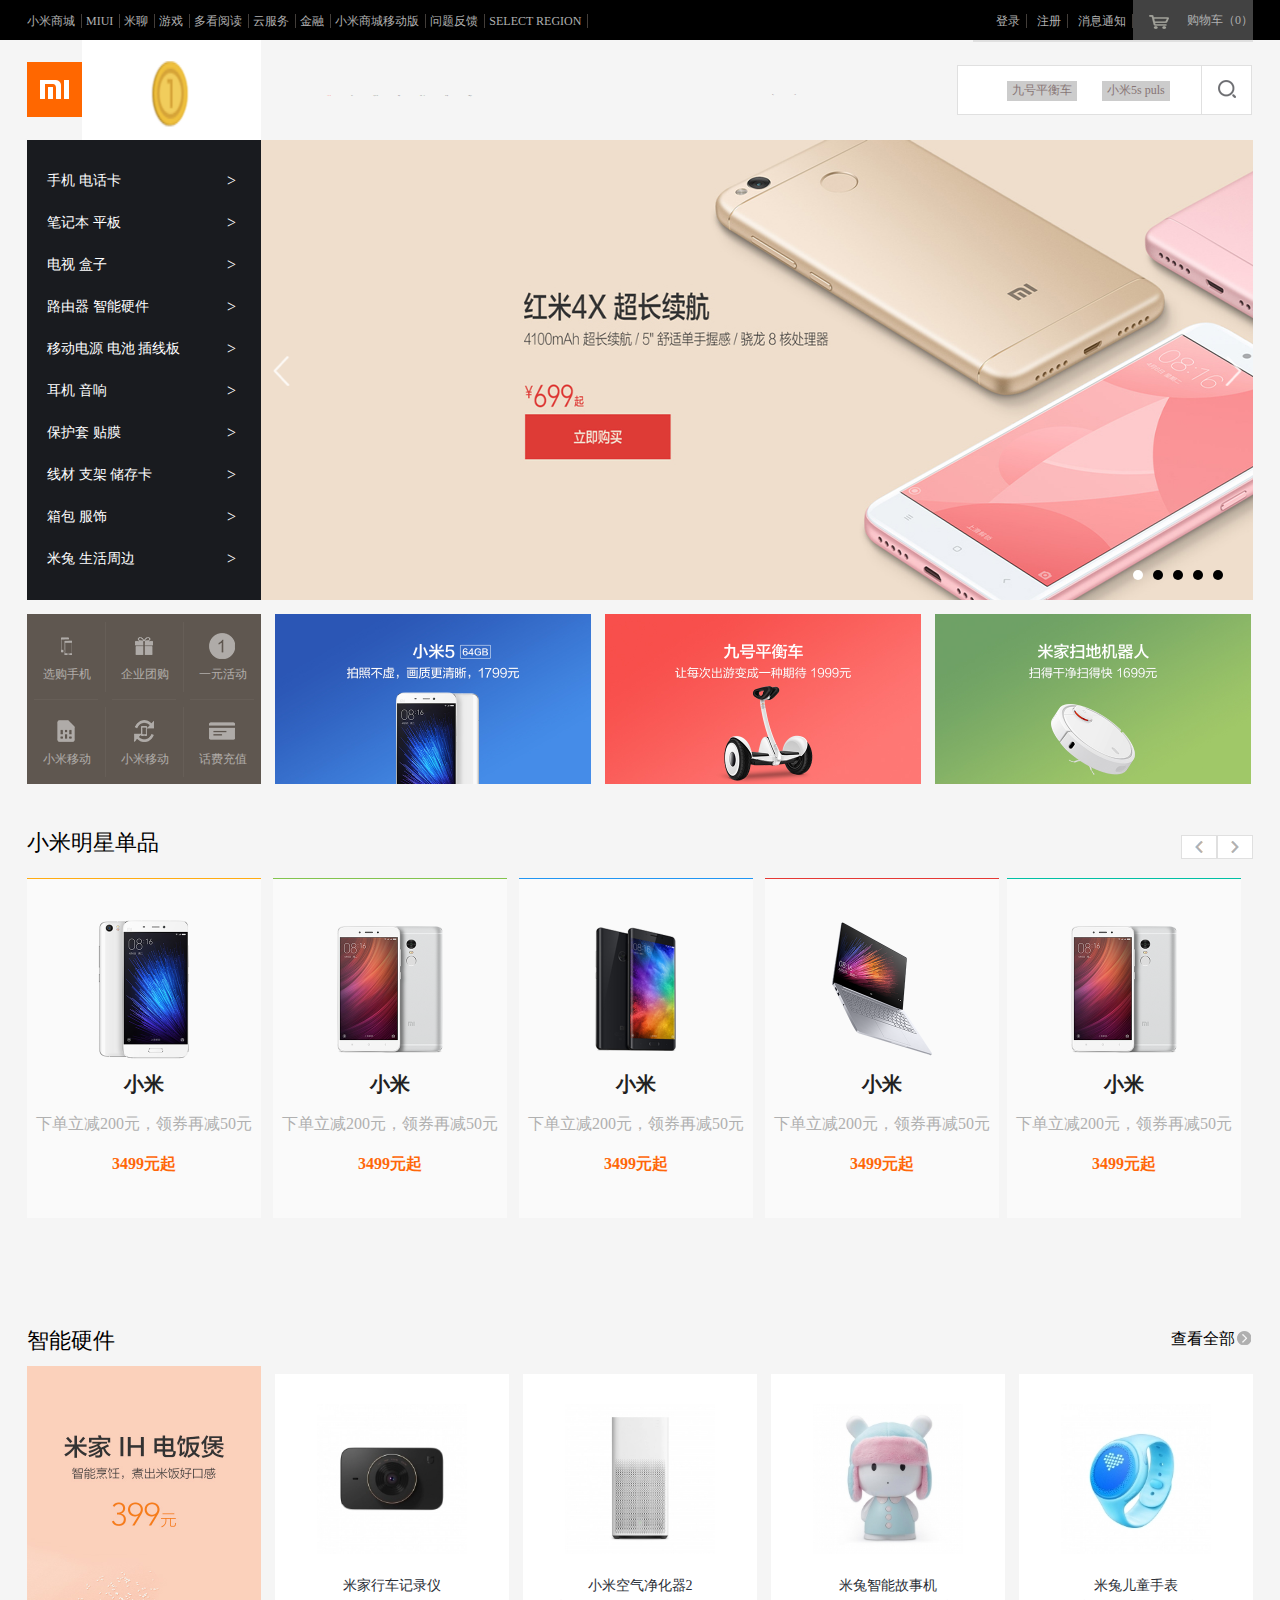
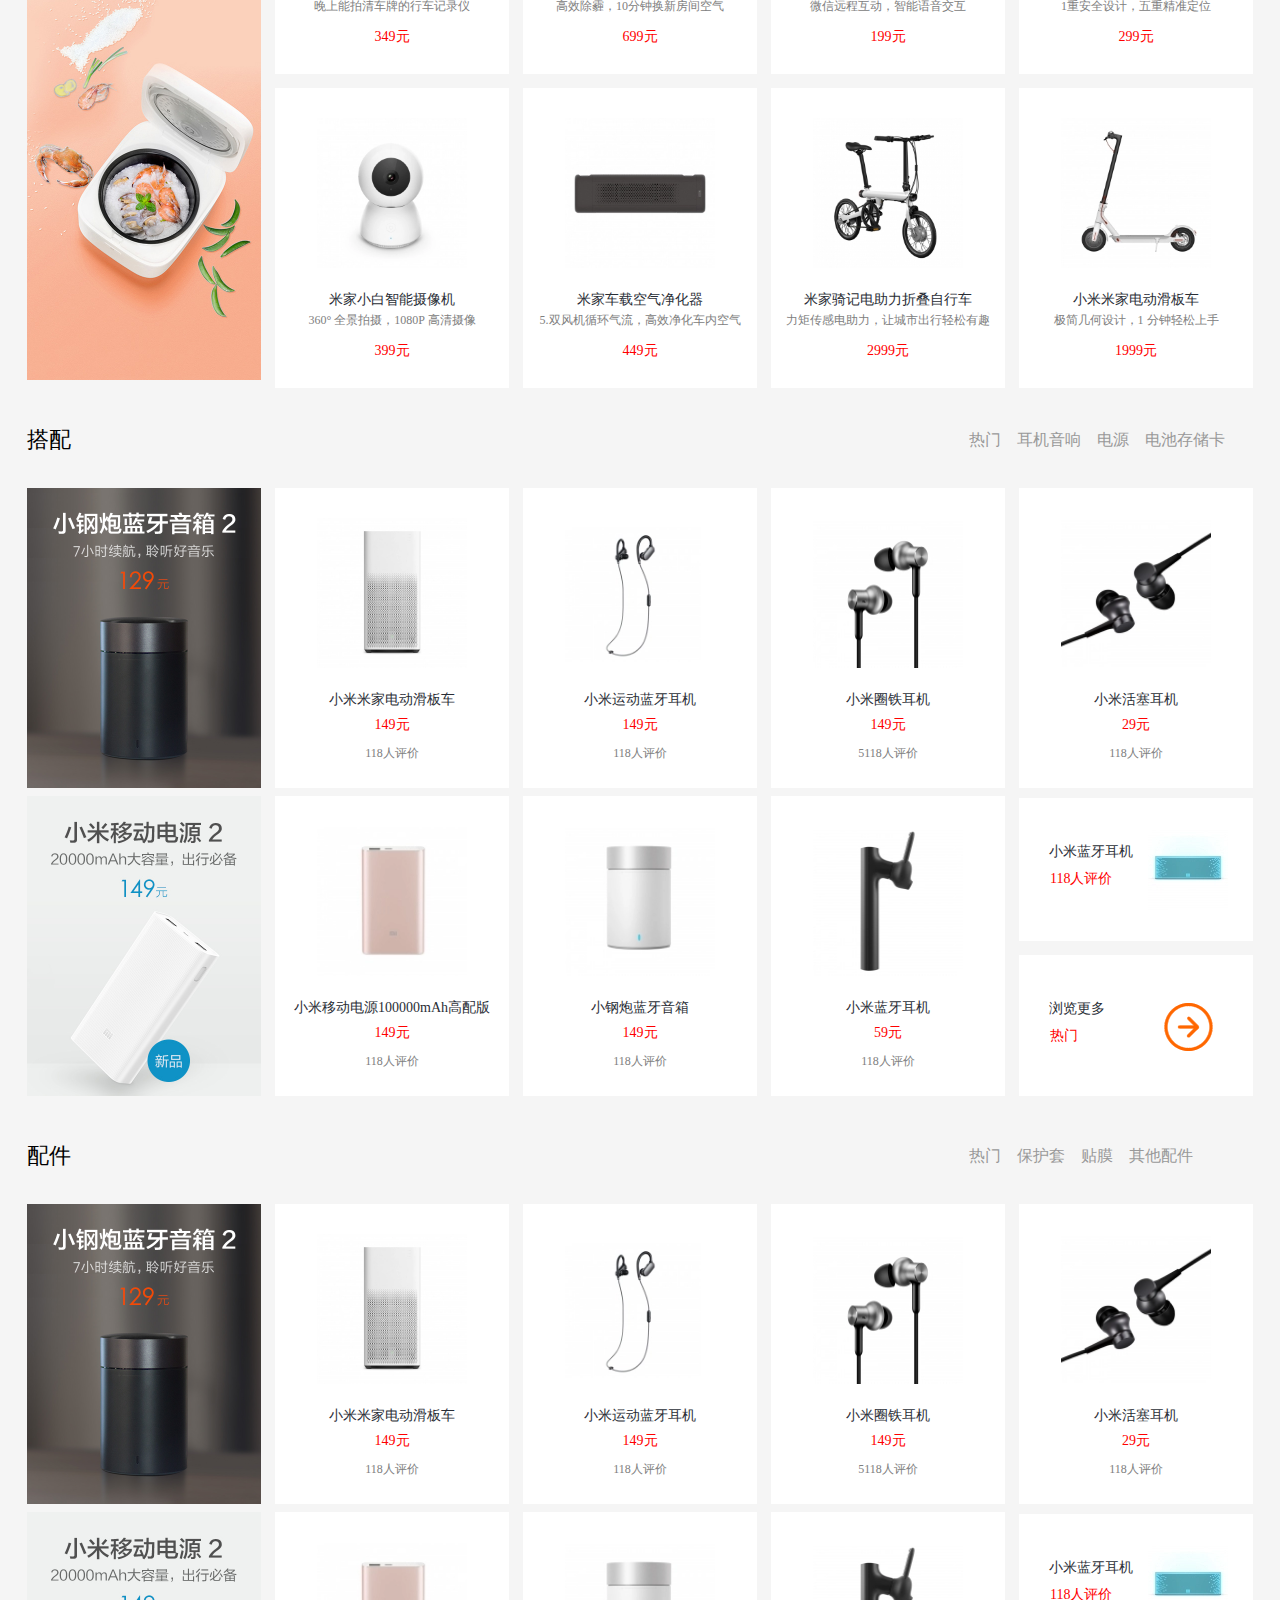
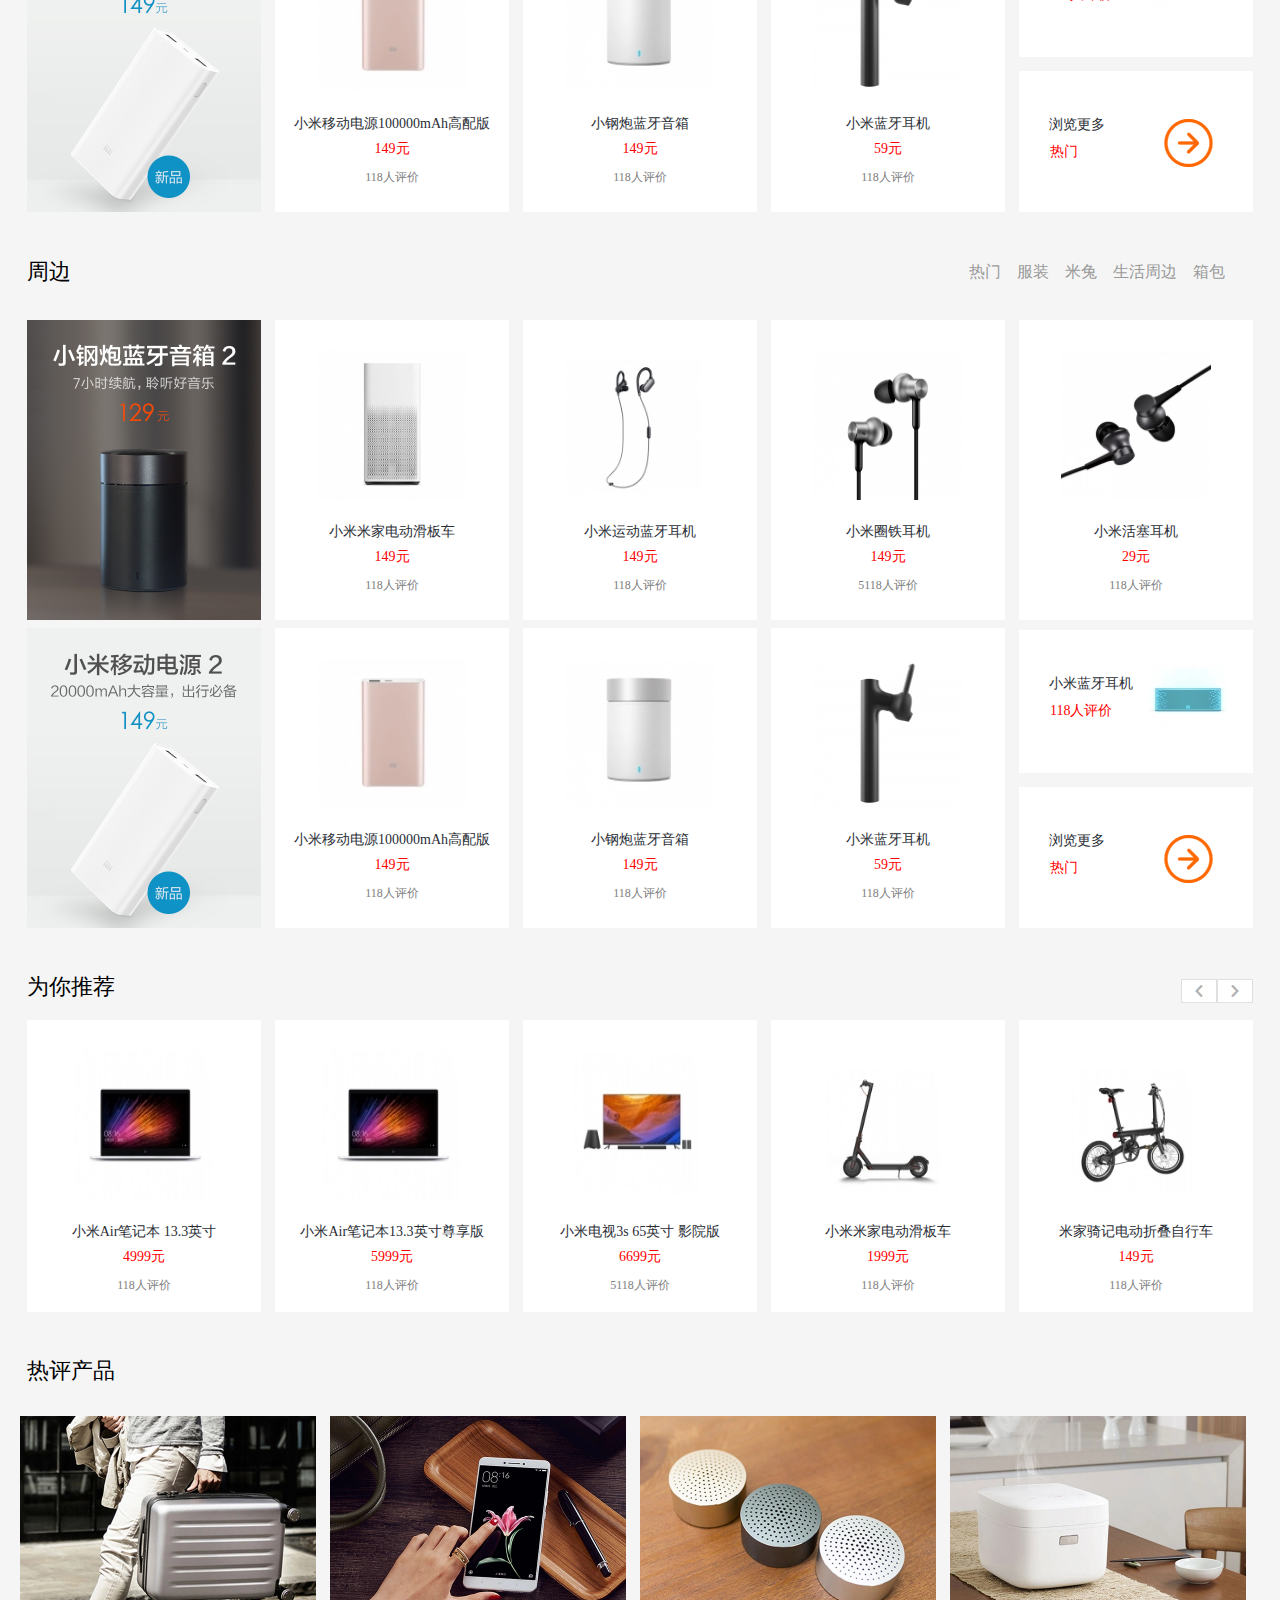
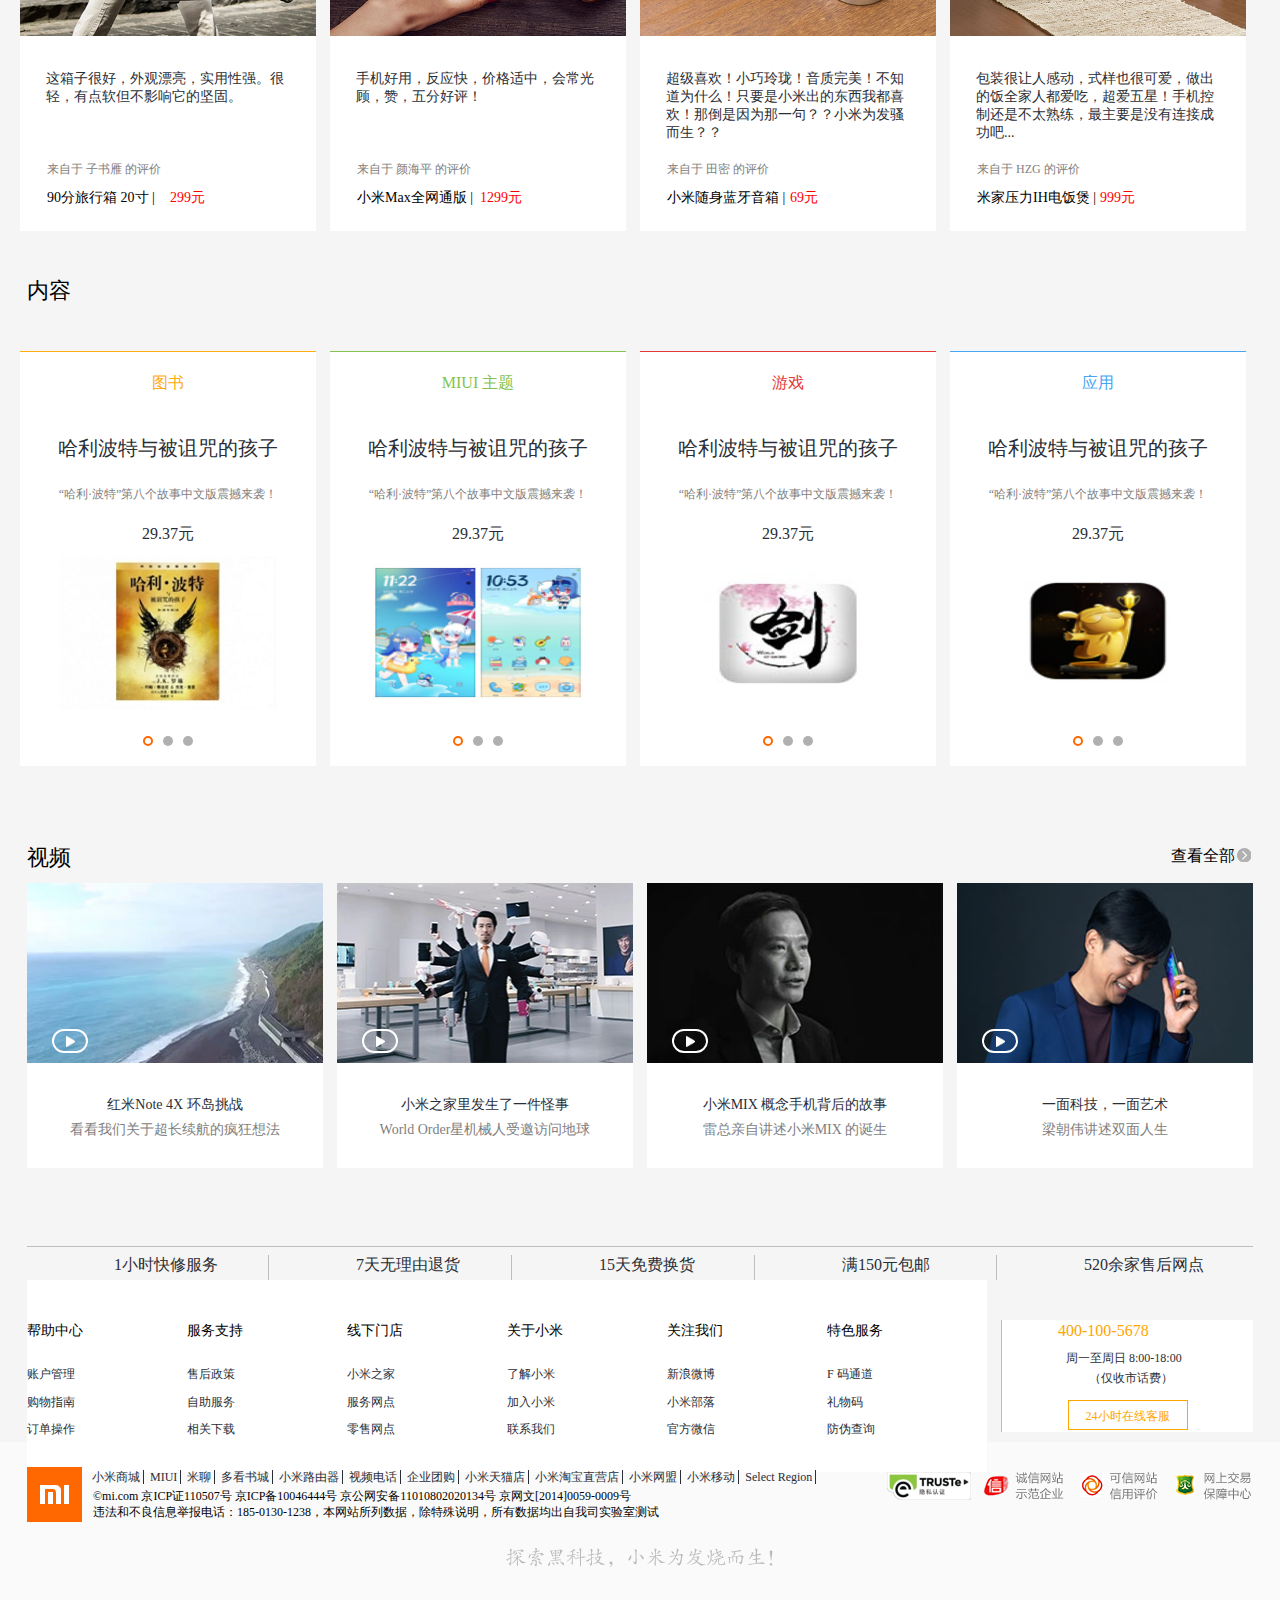
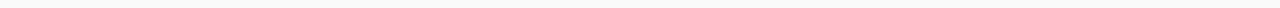
<file: zuo/xiaomi/index.html>
<!DOCTYPE html>
<html lang="en">
<head>
	<meta charset="UTF-8">
	<title>xiaomi</title>
	<link rel="stylesheet" href="css/xiaomi.css">
	<link rel="stylesheet" href="css/base.css">
	<script src="xiaomi.js"></script>
	<script src="animate.js"></script>
</head>
<body>
	<!-- 头部开始 -->
	<header class="header">
		<div class="header-main">
			<div class="header-left">
				<span><a href="">小米商城</a></span>
				<span><a href="">MIUI</a></span>
				<span><a href="">米聊</a></span>
				<span><a href="">游戏</a></span>
				<span><a href="">多看阅读</a></span>
				<span><a href="">云服务</a></span>
				<span><a href="">金融</a></span>
				<span><a href="">小米商城移动版</a></span>
				<span><a href="">问题反馈</a></span>
				<span><a href="">SELECT REGION</a></span>
			</div>
			<div class="header-right">
				<span><a href="">登录</a></span>
				<span><a href="">注册</a></span>
				<span><a href="">消息通知</a></span>
				<div class="daohanggouwuche">
					<span >购物车（0）</span>
				  <div class="ce">
				    <div class="neizi"> 购物车中还没有商品，赶紧选购吧！</div>
                     <div class="ze"></div>
				  </div>
				</div>
			</div>
		</div>
	</header>
	<!-- 头部结束 -->
	<!-- 导航开始 -->
	<nav class="danhang">
	<div class="dahezi">
	   <div class="hezi">
		   <ul>
			 <li>
			 	 <div class="xian">
			 	 	新品
			 	 </div>
			 	 <div class="mitu">
			 	   <div class="mitu1">
			 	       <img src="img/0001.png" alt="">
			 	   </div>			 	   
			 	 </div>
			 	 <div class="liu">小米6</div>
			 	 <div class="yuanqi">2499元起</div>
			 </li>
             
             <li>
			 	 <div class="xian">
			 	 	现货
			 	 </div>
			 	 <div class="mitu">
			 	   <div class="mitu1">
			 	       <img src="img/0002.png" alt="">
			 	   </div>			 	   
			 	 </div>
			 	 <div class="liu">小米Max</div>
			 	 <div class="yuanqi">1699元起</div>
			 </li>

			 <li>
			 	 <div class="xian">
			 	 	立减300
			 	 </div>
			 	 <div class="mitu">
			 	   <div class="mitu1">
			 	       <img src="img/0003.jpg" alt="">
			 	   </div>			 	   
			 	 </div>
			 	 <div class="liu">小米Note2</div>
			 	 <div class="yuanqi">2799元起</div>
			 </li>

			 <li>
			 	 <div class="xian">
			 	 	新品
			 	 </div>
			 	 <div class="mitu">
			 	   <div class="mitu1">
			 	       <img src="img/0004.jpg" alt="">
			 	   </div>			 	   
			 	 </div>
			 	 <div class="liu">小米6</div>
			 	 <div class="yuanqi">2499元起</div>
			 </li>

			 <li>
			 	 <div class="xian">
			 	 	特惠250
			 	 </div>
			 	 <div class="mitu">
			 	   <div class="mitu1">
			 	       <img src="img/0005.jpg" alt="">
			 	   </div>			 	   
			 	 </div>
			 	 <div class="liu">小米MlX</div>
			 	 <div class="yuanqi">3499元起</div>
			 </li>

			 <li>
			 	 <div class="xian">
			 	 	立减200
			 	 </div>
			 	 <div class="mitu2">
			 	   <div class="mitu1">
			 	       <img src="img/0006.png" alt="">
			 	   </div>			 	   
			 	 </div>
			 	 <div class="liu">小米5Plue</div>
			 	 <div class="yuanqi">2299元起</div>
			 </li>
	       </ul>

	       <ul>
			 <li>
			 	 <div class="xian">
			 	 	热卖
			 	 </div>
			 	 <div class="mitu">
			 	   <div class="mitu1">
			 	       <img src="img/0001.png" alt="">
			 	   </div>			 	   
			 	 </div>
			 	 <div class="liu">红米Note4X</div>
			 	 <div class="yuanqi">799元起</div>
			 </li>
             
             <li>
			 	 <div class="xian">
			 	 	热卖
			 	 </div>
			 	 <div class="mitu">
			 	   <div class="mitu1">
			 	       <img src="img/0002.png" alt="">
			 	   </div>			 	   
			 	 </div>
			 	 <div class="liu">红米4X</div>
			 	 <div class="yuanqi">699元起</div>
			 </li>

			 <li>
			 	 <div class="mitu">
			 	   <div class="mitu1">
			 	       <img src="img/0003.jpg" alt="">
			 	   </div>			 	   
			 	 </div>
			 	 <div class="liu">红米4A</div>
			 	 <div class="yuanqi">599元起</div>
			 </li>

			 <li>
			 	 <div class="mitu2">
			 	   <div class="mitu1">
			 	       <img src="img/0006.png" alt="">
			 	   </div>			 	   
			 	 </div>
			 	 <div class="liu">红米4</div>
			 	 <div class="yuanqi">799元起</div>
			 </li>
	       </ul>

	       <ul>
			 <li>
			 	 <div class="mitu">
			 	   <div class="mitu1">
			 	       <img src="img/0001.png" alt="">
			 	   </div>			 	   
			 	 </div>
			 	 <div class="liu">小米平板3 64GB</div>
			 	 <div class="yuanqi">1499元</div>
			 </li>
             
             <li>
			 	 <div class="mitu">
			 	   <div class="mitu1">
			 	       <img src="img/0002.png" alt="">
			 	   </div>			 	   
			 	 </div>
			 	 <div class="liu">小米笔记本Air 12.5"</div>
			 	 <div class="yuanqi">3599元</div>
			 </li>

			 <li>
			 	 <div class="xian">
			 	 	新品
			 	 </div>
			 	 <div class="mitu2">
			 	   <div class="mitu1">
			 	       <img src="img/0003.jpg" alt="">
			 	   </div>			 	   
			 	 </div>
			 	 <div class="liu">小米笔记本Air 13.3"</div>
			 	 <div class="yuanqi">4999元</div>
			 </li>
	       </ul>

	       <ul>
			 <li>
			 	 <div class="xian">
			 	 	新品
			 	 </div>
			 	 <div class="mitu">
			 	   <div class="mitu1">
			 	       <img src="img/0001.png" alt="">
			 	   </div>			 	   
			 	 </div>
			 	 <div class="liu">小米电视4.49英寸</div>
			 	 <div class="yuanqi">3499元</div>
			 </li>
             
             <li>
			 	 <div class="xian">
			 	 	新品
			 	 </div>
			 	 <div class="mitu">
			 	   <div class="mitu1">
			 	       <img src="img/0002.png" alt="">
			 	   </div>			 	   
			 	 </div>
			 	 <div class="liu">小米电视4.55</div>
			 	 <div class="yuanqi">3999元</div>
			 </li>

			 <li>
			 	 <div class="xian">
			 	 	新品
			 	 </div>
			 	 <div class="mitu">
			 	   <div class="mitu1">
			 	       <img src="img/0003.jpg" alt="">
			 	   </div>			 	   
			 	 </div>
			 	 <div class="liu">小米电视44.65英寸</div>
			 	 <div class="yuanqi">9999元</div>
			 </li>

			 <li>
			 	 <div class="mitu">
			 	   <div class="mitu1">
			 	       <img src="img/0004.jpg" alt="">
			 	   </div>			 	   
			 	 </div>
			 	 <div class="liu">小米电视4A 43英寸</div>
			 	 <div class="yuanqi">2099元</div>
			 </li>

			 <li>
			 	 <div class="mitu">
			 	   <div class="mitu1">
			 	       <img src="img/0005.jpg" alt="">
			 	   </div>			 	   
			 	 </div>
			 	 <div class="liu">小米电视4A 49英寸</div>
			 	 <div class="yuanqi">2599元</div>
			 </li>

			 <li>
			 	 <div class="mitu2">
			 	   <div class="mitu1">
			 	       <img src="img/0006.png" alt="">
			 	   </div>			 	   
			 	 </div>
			 	 <div class="liu">查看全部</div>
			 	 <div class="yuanqi">小米电视</div>
			 </li>
	       </ul>

	       <ul>
			 <li>
			 	 <div class="mitu">
			 	   <div class="mitu1">
			 	       <img src="img/0001.png" alt="">
			 	   </div>			 	   
			 	 </div>
			 	 <div class="liu">小米盒子3s</div>
			 	 <div class="yuanqi">299元</div>
			 </li>
             
             <li>
			 	 <div class="mitu">
			 	   <div class="mitu1">
			 	       <img src="img/0002.png" alt="">
			 	   </div>			 	   
			 	 </div>
			 	 <div class="liu">小米盒子3c</div>
			 	 <div class="yuanqi">199元</div>
			 </li>

			 <li>
			 	 <div class="mitu">
			 	   <div class="mitu1">
			 	       <img src="img/0003.jpg" alt="">
			 	   </div>			 	   
			 	 </div>
			 	 <div class="liu">小米盒子3增强版</div>
			 	 <div class="yuanqi">399元</div>
			 </li>

			 <li>
			 	 <div class="mitu">
			 	   <div class="mitu1">
			 	       <img src="img/0004.jpg" alt="">
			 	   </div>			 	   
			 	 </div>
			 	 <div class="liu">小米家庭影视</div>
			 	 <div class="yuanqi">1999元</div>
			 </li>

			 <li>
			 	  <div class="mitu1">
			 	       <img src="img/0005.jpg" alt="">
			 	   </div>			 	   
			 	 <div class="liu">小米家庭音响 标准版</div>
			 	 <div class="yuanqi">699元</div>
			 </li>
	       </ul>

	       <ul>
			 <li>
			 	 <div class="mitu">
			 	   <div class="mitu1">
			 	       <img src="img/0001.png" alt="">
			 	   </div>			 	   
			 	 </div>
			 	 <div class="liu">小米路由器HDPro</div>
			 	 <div class="yuanqi">499元</div>
			 </li>
             
             <li>
                 <div class="xian">
			 	    新品
			 	 </div>
			 	 <div class="mitu">
			 	   <div class="mitu1">
			 	       <img src="img/0002.png" alt="">
			 	   </div>			 	   
			 	 </div>
			 	 <div class="liu">小米路由器3G</div>
			 	 <div class="yuanqi">249元</div>
			 </li>

			 <li>
			     <div class="xian">
			 	 	包邮
			 	 </div>
			 	 <div class="mitu">
			 	   <div class="mitu1">
			 	       <img src="img/0003.jpg" alt="">
			 	   </div>			 	   
			 	 </div>
			 	 <div class="liu">小米路由器3</div>
			 	 <div class="yuanqi">140元</div>
			 </li>

			 <li>
			 	 <div class="xian">
			 	 	包邮
			 	 </div>
			 	 <div class="mitu">
			 	   <div class="mitu1">
			 	       <img src="img/0004.jpg" alt="">
			 	   </div>			 	   
			 	 </div>
			 	 <div class="liu">小米6、路由器3</div>
			 	 <div class="yuanqi">149元</div>
			 </li>

			 <li>
			 	 <div class="xian">
			 	 	包邮
			 	 </div>
			 	 <div class="mitu">
			 	   <div class="mitu1">
			 	       <img src="img/0005.jpg" alt="">
			 	   </div>			 	   
			 	 </div>
			 	 <div class="liu">小米路由器3c</div>
			 	 <div class="yuanqi">99元</div>
			 </li>

			 <li>
			 	 <div class="mitu2">
			 	   <div class="mitu1">
			 	       <img src="img/0006.png" alt="">
			 	   </div>			 	   
			 	 </div>
			 	 <div class="liu">小米WiF电力器</div>
			 	 <div class="yuanqi">249元</div>
			 </li>
	       </ul>

	       <ul>
			 <li>
			 	 <div class="mitu">
			 	   <div class="mitu1">
			 	       <img src="img/0001.png" alt="">
			 	   </div>			 	   
			 	 </div>
			 	 <div class="liu">小米体脂秤</div>
			 	 <div class="yuanqi">199元</div>
			 </li>
             
             <li>
                 <div class="xian">
			 	    包邮
			 	 </div>
			 	 <div class="mitu">
			 	   <div class="mitu1">
			 	       <img src="img/0002.png" alt="">
			 	   </div>			 	   
			 	 </div>
			 	 <div class="liu">小米手环</div>
			 	 <div class="yuanqi">1499元</div>
			 </li>

			 <li>
			     <div class="xian">
			 	 	新品
			 	 </div>
			 	 <div class="mitu">
			 	   <div class="mitu1">
			 	       <img src="img/0003.jpg" alt="">
			 	   </div>			 	   
			 	 </div>
			 	 <div class="liu">小米净水器</div>
			 	 <div class="yuanqi">1499元</div>
			 </li>


			 <li>
			     <div class="xian">
			 	 	新品
			 	 </div>
			 	 <div class="mitu">
			 	   <div class="mitu1">
			 	       <img src="img/0003.jpg" alt="">
			 	   </div>			 	   
			 	 </div>
			 	 <div class="liu">小米VR眼镜PLAY2</div>
			 	 <div class="yuanqi">99元</div>
			 </li>

			 <li>
			 	 <div class="mitu">
			 	   <div class="mitu1">
			 	       <img src="img/0004.jpg" alt="">
			 	   </div>			 	   
			 	 </div>
			 	 <div class="liu">米家IH电饭煲</div>
			 	 <div class="yuanqi">399元</div>
			 </li>

			 <li>
			 	 <div class="mitu2">
			 	   <div class="mitu1">
			 	       <img src="img/0005.jpg" alt="">
			 	   </div>			 	   
			 	 </div>
			 	 <div class="liu">查看全部</div>
			 	 <div class="yuanqi">智能硬件</div>
			 </li>
	       </ul>
	   </div>
	 </div>  

	  <nav class="daohang1">
		<nav class="logo">
			<img src="img/images/1.png" alt="">
		</nav>
		<nav class="daohangyangji">
			<img src="img/yybjb.gif" alt="">
		</nav>
		<ul class="daohangwenzi">
		   <div class="hehe">
				<li class="one active"><a href="">小米手机</a></li>
		
				<li class="one"><a href="">红米</a></li>
				
				<li class="one"><a href="">平板·笔记本</a></li>
				
				<li class="one"><a href="">电视</a></li>
				
				<li class="one"><a href="">盒子·影音</a></li>
				
				<li class="one"><a href="">路由器</a></li>
				
				<li class="one"><a href="">智能硬件</a></li>
			</div>
			<div class="qiyu">
				<li><a href="">服务</a></li>

				<li><a href="">社区</a></li>
			</div>	
		</ul>
		<nav class="daohangsousuo">
	   	  <input type="text" class="sousuowenzi">
	   	   <div class="jiuhao"><a href="">九号平衡车</a></div>
	   	   <div class="xm"><a href="">小米5s puls</a></div>
	   	  <input type="text" class="sousuobiaozhi">
		</nav>
	  </nav>
	</nav>
	<!-- 导航结束 -->
	<!-- banner开始 -->
	<div class="bannertop">
		<div class="bannerleft">
			<ul class="zizi">
				<li class="active">
					<span class="wenzi">手机 电话卡</span>
					<span class="jiantou"> > </span>
				</li>
				<li>
					<span class="wenzi">笔记本 平板</span>
					<span class="jiantou"> > </span>
				</li>
				<li>
					<span class="wenzi">电视 盒子</span>
					<span class="jiantou"> > </span>
				</li>
				<li>
					<span class="wenzi">路由器 智能硬件</span>
					<span class="jiantou"> > </span>
				</li>
				<li>
					<span class="wenzi">移动电源 电池 插线板</span>
					<span class="jiantou"> > </span>
				</li>
				<li>
					<span class="wenzi">耳机 音响</span>
					<span class="jiantou"> > </span>
				</li>
				<li>
					<span class="wenzi">保护套 贴膜</span>
					<span class="jiantou"> > </span>
				</li>
				<li>
					<span class="wenzi">线材 支架 储存卡</span>
					<span class="jiantou"> > </span>
				</li>
				<li>
					<span class="wenzi">箱包 服饰</span>
					<span class="jiantou"> > </span>
				</li>
				<li>
					<span class="wenzi">米兔 生活周边</span>
					<span class="jiantou"> > </span>
				</li>
			</ul>

		    <ul class="yin">
			    <div class=" on yin1 active">
			       <li class="two">
				        <div class="yin1-1">
					       	<div class="mm">
					       	  <div class="kk">
					       	    <img src="img/xiaomi.6.jpg" alt="" class="imges">
					       	  	<span>小米6</span>
					       	  </div>
					       	  <div class="xg">选购</div>	    	  
					       	</div>
					       	<div class="mm">
					       	  <div class="kk">
					       	    <img src="img/xiaomi5.jpg" alt="" class="imges">
					       	  	<span>小米5Plus</span>
					       	  </div>
					       	  <div class="xg">选购</div>	    	  
					       	</div>
					       	<div class="mm">
					       	  <div class="kk">
					       	    <img src="img/xiaomi5.jpg" alt="" class="imges">
					       	  	<span>小米5Plus</span>
					       	  </div>
					       	  <div class="xg">选购</div>	    	  
					       	</div>
					       	<div class="mm">
					       	  <div class="kk">
					       	    <img src="img/xiaomi5.jpg" alt="" class="imges">
					       	  	<span>小米5Plus</span>
					       	  </div>
					       	  <div class="xg">选购</div>	    	  
					       	</div>
					       	<div class="mm">
					       	  <div class="kk">
					       	    <img src="img/xiaomi5.jpg" alt="" class="imges">
					       	  	<span>小米5Plus</span>
					       	  </div>
					       	  <div class="xg">选购</div>	    	  
					       	</div>
					       	<div class="mm">
					       	  <div class="kk">
					       	    <img src="img/xiaomi5.jpg" alt="" class="imges">
					       	  	<span>小米5Plus</span>
					       	  </div>
					       	  <div class="xg">选购</div>	    	  
					       	</div>
		                </div>
		                <div class="yin2-2">
					       	<div class="mm">
					       	  <div class="kk">
					       	    <img src="img/xiaomi5.jpg" alt="" class="imges">
					       	  	<span>小米5Plus</span>
					       	  </div>
					       	  <div class="xg">选购</div>	    	  
					       	</div>
					       	<div class="mm">
					       	  <div class="kk">
					       	    <img src="img/xiaomi5.jpg" alt="" class="imges">
					       	  	<span>小米5Plus</span>
					       	  </div>
					       	  <div class="xg">选购</div>	    	  
					       	</div>
					       	<div class="mm">
					       	  <div class="kk">
					       	    <img src="img/xiaomi5.jpg" alt="" class="imges">
					       	  	<span>小米5Plus</span>
					       	  </div>
					       	  <div class="xg">选购</div>	    	  
					       	</div>
					        <div class="mm">
					       	  <div class="kk">
					       	    <img src="img/xiaomi5.jpg" alt="" class="imges">
					       	  	<span>小米5Plus</span>
					       	  </div>
					       	  <div class="xg">选购</div>	    	  
					       	</div>
					       	<div class="mm">
					       	  <div class="kk">
					       	    <img src="img/xiaomi5.jpg" alt="" class="imges">
					       	  	<span>小米5Plus</span>
					       	  </div>
					       	  <div class="xg">选购</div>	    	  
					       	</div>
					       	<div class="mm">
					       	  <div class="kk">
					       	    <img src="img/xiaomi5.jpg" alt="" class="imges">
					       	  	<span>小米5Plus</span>
					       	  </div>
					       	  <div class="xg">选购</div>	    	  
					       	</div>
					    </div>
					    <div class="yin3-3">
					      	<div class="mm">
					       	  <div class="kk">
					       	    <img src="img/xiaomi5.jpg" alt="" class="imges">
					       	  	<span>小米5Plus</span>
					       	  </div>
					       	  <div class="xg">选购</div>	    	  
					       	</div>
					       	<div class="mm">
					       	  <div class="kk">
					       	    <img src="img/xiaomi5.jpg" alt="" class="imges">
					       	  	<span>小米5Plus</span>
					       	  </div>
					       	  <div class="xg">选购</div>	    	  
					       	</div>
					       	<div class="mm">
					       	  <div class="kk">
					       	    <img src="img/xiaomi5.jpg" alt="" class="imges">
					       	  	<span>小米5Plus</span>
					       	  </div>
					       	  <div class="xg">选购</div>	    	  
					       	</div>
					        <div class="mm">
					       	  <div class="kk">
					       	    <img src="img/xiaomi5.jpg" alt="" class="imges">
					       	  	<span>小米5Plus</span>
					       	  </div>
					       	  <div class="xg">选购</div>	    	  
					       	</div>
					       	<div class="mm">
					       	  <div class="kk">
					       	    <img src="img/xiaomi5.jpg" alt="" class="imges">
					       	  	<span>小米5Plus</span>
					       	  </div>
					       	  <div class="xg">选购</div>	    	  
					       	</div>
					       	<div class="mm">
					       	  <div class="kk">
					       	    <img src="img/xiaomi5.jpg" alt="" class="imges">
					       	  	<span>小米5Plus</span>
					       	  </div>
					       	</div>
					    </div> 
					    <div class="yin4-4">
					       	<div class="mm">
					       	  <div class="kk">
					       	    <img src="img/xiaomi5.jpg" alt="" class="imges">
					       	  	<span>小米5Plus</span>
					       	  </div>
					       	</div>
					       	<div class="mm">
					       	  <div class="kk">
					       	    <img src="img/xiaomi5.jpg" alt="" class="imges">
					       	  	<span>小米5Plus</span>
					       	  </div>
					       	</div>
					    </div>  	
			       </li>
	            </div>


	            <div class="on yin2">
			       <li class="two">
			        <div class="yin1-1">
				       	<div class="mm">
				       	  <div class="kk">
				       	    <img src="img/xiaomi5.jpg" alt="" class="imges">
				       	  	<span>小米5Plus</span>
				       	  </div>
				       	  <div class="xg">选购</div>	    	  
				       	</div>
				       	<div class="mm">
				       	  <div class="kk">
				       	    <img src="img/xiaomi5.jpg" alt="" class="imges">
				       	  	<span>小米5Plus</span>
				       	  </div>
				       	  <div class="xg">选购</div>	    	  
				       	</div>
				       	<div class="mm">
				       	  <div class="kk">
				       	    <img src="img/xiaomi5.jpg" alt="" class="imges">
				       	  	<span>小米5Plus</span>
				       	  </div>
				       	  <div class="xg">选购</div>	    	  
				       	</div>
				       	<div class="mm">
				       	  <div class="kk">
				       	    <img src="img/xiaomi5.jpg" alt="" class="imges">
				       	  	<span>小米5Plus</span>
				       	  </div>
				       	</div>
				       	<div class="mm">
				       	  <div class="kk">
				       	    <img src="img/xiaomi5.jpg" alt="" class="imges">
				       	  	<span>小米5Plus</span>
				       	  </div>
				       	</div>
				       	<div class="mm">
				       	  <div class="kk">
				       	    <img src="img/xiaomi5.jpg" alt="" class="imges">
				       	  	<span>小米5Plus</span>
				       	  </div>	      
				       	</div>
				    </div>

	                <div class="yin2-2">
				       	<div class="mm">
				       	  <div class="kk">
				       	    <img src="img/xiaomi5.jpg" alt="" class="imges">
				       	  	<span>小米5Plus</span>
				       	  </div>	    	  
				       	</div>
				       	<div class="mm">
				       	  <div class="kk">
				       	    <img src="img/xiaomi5.jpg" alt="" class="imges">
				       	  	<span>小米5Plus</span>
				       	  </div>    	  
				       	</div>

				       	<div class="mm">
				       	  <div class="kk">
				       	    <img src="img/xiaomi5.jpg" alt="" class="imges">
				       	  	<span>小米5Plus</span>
				       	  </div>    	  
				       	</div>

				       	<div class="mm">
				       	  <div class="kk">
				       	    <img src="img/xiaomi5.jpg" alt="" class="imges">
				       	  	<span>小米5Plus</span>
				       	  </div>	    	  
				       	</div>
			       	</div>
			       </li>
	            </div>


	            <div class="on yin3">
			       <li class="two">
			        <div class="yin1-1">
				        <div class="mm">
				       	  <div class="kk">
				       	    <img src="img/xiaomi5.jpg" alt="" class="imges">
				       	  	<span>小米5Plus</span>
				       	  </div>
				       	</div>

				       	<div class="mm">
				       	  <div class="kk">
				       	    <img src="img/xiaomi5.jpg" alt="" class="imges">
				       	  	<span>小米5Plus</span>
				       	  </div>
				       	</div>

				       	<div class="mm">
				       	  <div class="kk">
				       	    <img src="img/xiaomi5.jpg" alt="" class="imges">
				       	  	<span>小米5Plus</span>
				       	  </div>
				       	</div>

				       	<div class="mm">
				       	  <div class="kk">
				       	    <img src="img/xiaomi5.jpg" alt="" class="imges">
				       	  	<span>小米5Plus</span>
				       	  </div>
				       	</div>

				       	<div class="mm">
				       	  <div class="kk">
				       	    <img src="img/xiaomi5.jpg" alt="" class="imges">
				       	  	<span>小米5Plus</span>
				       	  </div>
				       	</div>

				       	<div class="mm">
				       	  <div class="kk">
				       	    <img src="img/xiaomi5.jpg" alt="" class="imges">
				       	  	<span>小米5Plus</span>
				       	  </div>
				       	</div>
			       	</div>

			       	<div class="yin2-2">
				        <div class="mm">
				       	  <div class="kk">
				       	    <img src="img/xiaomi5.jpg" alt="" class="imges">
				       	  	<span>小米5Plus</span>
				       	  </div>
				       	</div>

				       	<div class="mm">
				       	  <div class="kk">
				       	    <img src="img/xiaomi5.jpg" alt="" class="imges">
				       	  	<span>小米5Plus</span>
				       	  </div>
				       	</div>

				       	<div class="mm">
				       	  <div class="kk">
				       	    <img src="img/xiaomi5.jpg" alt="" class="imges">
				       	  	<span>小米5Plus</span>
				       	  </div>
				       	</div>

				       	<div class="mm">
				       	  <div class="kk">
				       	    <img src="img/xiaomi5.jpg" alt="" class="imges">
				       	  	<span>小米5Plus</span>
				       	  </div>
				       	</div>

				       	<div class="mm">
				       	  <div class="kk">
				       	    <img src="img/xiaomi5.jpg" alt="" class="imges">
				       	  	<span>小米5Plus</span>
				       	  </div>
				       	</div>

				       	<div class="mm">
				       	  <div class="kk">
				       	    <img src="img/xiaomi5.jpg" alt="" class="imges">
				       	  	<span>小米5Plus</span>
				       	  </div>
				       	</div>
			       	</div>

			       	<div class="yin3-3">
				        <div class="mm">
				       	  <div class="kk">
				       	    <img src="img/xiaomi5.jpg" alt="" class="imges">
				       	  	<span>小米5Plus</span>
				       	  </div>
				       	</div>

				       	<div class="mm">
				       	  <div class="kk">
				       	    <img src="img/xiaomi5.jpg" alt="" class="imges">
				       	  	<span>小米5Plus</span>
				       	  </div>
				       	</div>

				       	<div class="mm">
				       	  <div class="kk">
				       	    <img src="img/xiaomi5.jpg" alt="" class="imges">
				       	  	<span>小米5Plus</span>
				       	  </div>
				       	</div>

				       	<div class="mm">
				       	  <div class="kk">
				       	    <img src="img/xiaomi5.jpg" alt="" class="imges">
				       	  	<span>小米5Plus</span>
				       	  </div>
				       	</div>

				       	<div class="mm">
				       	  <div class="kk">
				       	    <img src="img/xiaomi5.jpg" alt="" class="imges">
				       	  	<span>小米5Plus</span>
				       	  </div>
				       	</div>

				       	<div class="mm">
				       	  <div class="kk">
				       	    <img src="img/xiaomi5.jpg" alt="" class="imges">
				       	  	<span>小米5Plus</span>
				       	  </div>
				       	</div>
			       	</div>
	                
	                <div class="yin4-4">
				        <div class="mm">
				       	  <div class="kk">
				       	    <img src="img/xiaomi5.jpg" alt="" class="imges">
				       	  	<span>小米5Plus</span>
				       	  </div>
				       	</div>
			       	</div>		       
			       </li>
			    </div>

			    <div class="on yin4">
			       <li class="two">
			        <div class="yin1-1">
				        <div class="mm">
				       	  <div class="kk">
				       	    <img src="img/xiaomi5.jpg" alt="" class="imges">
				       	  	<span>小米5Plus</span>
				       	  </div>
				       	</div>

				       	<div class="mm">
				       	  <div class="kk">
				       	    <img src="img/xiaomi5.jpg" alt="" class="imges">
				       	  	<span>小米5Plus</span>
				       	  </div>
				       	</div>

				       	<div class="mm">
				       	  <div class="kk">
				       	    <img src="img/xiaomi5.jpg" alt="" class="imges">
				       	  	<span>小米5Plus</span>
				       	  </div>
				       	</div>

				       	<div class="mm">
				       	  <div class="kk">
				       	    <img src="img/xiaomi5.jpg" alt="" class="imges">
				       	  	<span>小米5Plus</span>
				       	  </div>
				       	</div>

				       	<div class="mm">
				       	  <div class="kk">
				       	    <img src="img/xiaomi5.jpg" alt="" class="imges">
				       	  	<span>小米5Plus</span>
				       	  </div>
				       	</div>

				       	<div class="mm">
				       	  <div class="kk">
				       	    <img src="img/xiaomi5.jpg" alt="" class="imges">
				       	  	<span>小米5Plus</span>
				       	  </div>
				       	</div>
			       	</div>

			       	<div class="yin2-2">
				        <div class="mm">
				       	  <div class="kk">
				       	    <img src="img/xiaomi5.jpg" alt="" class="imges">
				       	  	<span>小米5Plus</span>
				       	  </div>
				       	</div>

				       	<div class="mm">
				       	  <div class="kk">
				       	    <img src="img/xiaomi5.jpg" alt="" class="imges">
				       	  	<span>小米5Plus</span>
				       	  </div>
				       	</div>

				       	<div class="mm">
				       	  <div class="kk">
				       	    <img src="img/xiaomi5.jpg" alt="" class="imges">
				       	  	<span>小米5Plus</span>
				       	  </div>
				       	</div>

				       	<div class="mm">
				       	  <div class="kk">
				       	    <img src="img/xiaomi5.jpg" alt="" class="imges">
				       	  	<span>小米5Plus</span>
				       	  </div>
				       	</div>

				       	<div class="mm">
				       	  <div class="kk">
				       	    <img src="img/xiaomi5.jpg" alt="" class="imges">
				       	  	<span>小米5Plus</span>
				       	  </div>
				       	</div>

				       	<div class="mm">
				       	  <div class="kk">
				       	    <img src="img/xiaomi5.jpg" alt="" class="imges">
				       	  	<span>小米5Plus</span>
				       	  </div>
				       	</div>
			       	</div>

			       	<div class="yin3-3">
				        <div class="mm">
				       	  <div class="kk">
				       	    <img src="img/xiaomi5.jpg" alt="" class="imges">
				       	  	<span>小米5Plus</span>
				       	  </div>
				       	</div>

				       	<div class="mm">
				       	  <div class="kk">
				       	    <img src="img/xiaomi5.jpg" alt="" class="imges">
				       	  	<span>小米5Plus</span>
				       	  </div>
				       	</div>

				       	<div class="mm">
				       	  <div class="kk">
				       	    <img src="img/xiaomi5.jpg" alt="" class="imges">
				       	  	<span>小米5Plus</span>
				       	  </div>
				       	</div>

				       	<div class="mm">
				       	  <div class="kk">
				       	    <img src="img/xiaomi5.jpg" alt="" class="imges">
				       	  	<span>小米5Plus</span>
				       	  </div>
				       	</div>

				       	<div class="mm">
				       	  <div class="kk">
				       	    <img src="img/xiaomi5.jpg" alt="" class="imges">
				       	  	<span>小米5Plus</span>
				       	  </div>
				       	</div>

				       	<div class="mm">
				       	  <div class="kk">
				       	    <img src="img/xiaomi5.jpg" alt="" class="imges">
				       	  	<span>小米5Plus</span>
				       	  </div>
				       	</div>
			       	</div>

			       	<div class="yin4-4">
				        <div class="mm">
				       	  <div class="kk">
				       	    <img src="img/xiaomi5.jpg" alt="" class="imges">
				       	  	<span>小米5Plus</span>
				       	  </div>
				       	</div>

				       	<div class="mm">
				       	  <div class="kk">
				       	    <img src="img/xiaomi5.jpg" alt="" class="imges">
				       	  	<span>小米5Plus</span>
				       	  </div>
				       	</div>

				       	<div class="mm">
				       	  <div class="kk">
				       	    <img src="img/xiaomi5.jpg" alt="" class="imges">
				       	  	<span>小米5Plus</span>
				       	  </div>
				       	</div>

				       	<div class="mm">
				       	  <div class="kk">
				       	    <img src="img/xiaomi5.jpg" alt="" class="imges">
				       	  	<span>小米5Plus</span>
				       	  </div>
				       	</div>

				       	<div class="mm">
				       	  <div class="kk">
				       	    <img src="img/xiaomi5.jpg" alt="" class="imges">
				       	  	<span>小米5Plus</span>
				       	  </div>
				       	</div>

				       	<div class="mm">
				       	  <div class="kk">
				       	    <img src="img/xiaomi5.jpg" alt="" class="imges">
				       	  	<span>小米5Plus</span>
				       	  </div>
				       	</div>
			       	</div>
			       </li>
			    </div>

			    <div class="on yin5">	     
			       <li class="two">
			        <div class="yin1-1">
				       	<div class="mm">
				       	  <div class="kk">
				       	    <img src="img/xiaomi5.jpg" alt="" class="imges">
				       	  	<span>小米5Plus</span>
				       	  </div>
				       	  <div class="xg">选购</div>	    
				       	</div>
				       	<div class="mm">
				       	  <div class="kk">
				       	    <img src="img/xiaomi5.jpg" alt="" class="imges">
				       	  	<span>小米5Plus</span>
				       	  </div>
				       	  <div class="xg">选购</div>	    
				       	</div>
				       	<div class="mm">
				       	  <div class="kk">
				       	    <img src="img/xiaomi5.jpg" alt="" class="imges">
				       	  	<span>小米5Plus</span>
				       	  </div>
				       	  <div class="xg">选购</div>	    
				       	</div>
				       	<div class="mm">
				       	  <div class="kk">
				       	    <img src="img/xiaomi5.jpg" alt="" class="imges">
				       	  	<span>小米5Plus</span>
				       	  </div>
				       	  <div class="xg">选购</div>	    
				       	</div>
				       	<div class="mm">
				       	  <div class="kk">
				       	    <img src="img/xiaomi5.jpg" alt="" class="imges">
				       	  	<span>小米5Plus</span>
				       	  </div>
				       	  <div class="xg">选购</div>	    
				       	</div>
				       	<div class="mm">
				       	  <div class="kk">
				       	    <img src="img/xiaomi5.jpg" alt="" class="imges">
				       	  	<span>小米5Plus</span>
				       	  </div>
				       	  <div class="xg">选购</div>	    
				       	</div>
			        </div>
			        <div class="yin2-2">
			        	<div class="mm">
				       	  <div class="kk">
				       	    <img src="img/xiaomi5.jpg" alt="" class="imges">
				       	  	<span>小米5Plus</span>
				       	  </div>
				       	  <div class="xg">选购</div>	    
				       	</div>
			        </div>
			       </li>
			    </div>

			    <div class="on yin6">
			       <li class="two">
			        <div class="yin1-1">
				       	<div class="mm">
				       	  <div class="kk">
				       	    <img src="img/xiaomi5.jpg" alt="" class="imges">
				       	  	<span>小米5Plus</span>
				       	  </div>      
				       	</div>

				       	<div class="mm">
				       	  <div class="kk">
				       	    <img src="img/xiaomi5.jpg" alt="" class="imges">
				       	  	<span>小米5Plus</span>
				       	  </div>      
				       	</div>

				       	<div class="mm">
				       	  <div class="kk">
				       	    <img src="img/xiaomi5.jpg" alt="" class="imges">
				       	  	<span>小米5Plus</span>
				       	  </div>      
				       	</div>

				       	<div class="mm">
				       	  <div class="kk">
				       	    <img src="img/xiaomi5.jpg" alt="" class="imges">
				       	  	<span>小米5Plus</span>
				       	  </div>      
				       	</div>

				       	<div class="mm">
				       	  <div class="kk">
				       	    <img src="img/xiaomi5.jpg" alt="" class="imges">
				       	  	<span>小米5Plus</span>
				       	  </div>      
				       	</div>

				       	<div class="mm">
				       	  <div class="kk">
				       	    <img src="img/xiaomi5.jpg" alt="" class="imges">
				       	  	<span>小米5Plus</span>
				       	  </div>	      
				       	</div>

				       	<div class="mm">
				       	  <div class="kk">
				       	    <img src="img/xiaomi5.jpg" alt="" class="imges">
				       	  	<span>小米5Plus</span>
				       	  </div>    
				       	</div>
				    </div>

				    <div class="yin2-2">
				    	<div class="mm">
				       	  <div class="kk">
				       	    <img src="img/xiaomi5.jpg" alt="" class="imges">
				       	  	<span>小米5Plus</span>
				       	  </div>     
				       	</div>
				       	<div class="mm">
				       	  <div class="kk">
				       	    <img src="img/xiaomi5.jpg" alt="" class="imges">
				       	  	<span>小米5Plus</span>
				       	  </div>      
				       	</div>
				       	<div class="mm">
				       	  <div class="kk">
				       	    <img src="img/xiaomi5.jpg" alt="" class="imges">
				       	  	<span>小米5Plus</span>
				       	  </div>     
				       	</div>
				       	<div class="mm">
				       	  <div class="kk">
				       	    <img src="img/xiaomi5.jpg" alt="" class="imges">
				       	  	<span>小米5Plus</span>
				       	  </div>	      
				       	</div>
				       	<div class="mm">
				       	  <div class="kk">
				       	    <img src="img/xiaomi5.jpg" alt="" class="imges">
				       	  	<span>小米5Plus</span>
				       	  </div>      
				       	</div>
				       	<div class="mm">
				       	  <div class="kk">
				       	    <img src="img/xiaomi5.jpg" alt="" class="imges">
				       	  	<span>小米5Plus</span>
				       	  </div>     
				       	</div>
				    </div>

				    <div class="yin3-3">
				    	<div class="mm">
				       	  <div class="kk">
				       	    <img src="img/xiaomi5.jpg" alt="" class="imges">
				       	  	<span>小米5Plus</span>
				       	  </div>	      
				       	</div>
				       	<div class="mm">
				       	  <div class="kk">
				       	    <img src="img/xiaomi5.jpg" alt="" class="imges">
				       	  	<span>小米5Plus</span>
				       	  </div>      
				       	</div>
				       	<div class="mm">
				       	  <div class="kk">
				       	    <img src="img/xiaomi5.jpg" alt="" class="imges">
				       	  	<span>小米5Plus</span>
				       	  </div>      
				       	</div>
				       	<div class="mm">
				       	  <div class="kk">
				       	    <img src="img/xiaomi5.jpg" alt="" class="imges">
				       	  	<span>小米5Plus</span>
				       	  </div>      
				       	</div>
				       	<div class="mm">
				       	  <div class="kk">
				       	    <img src="img/xiaomi5.jpg" alt="" class="imges">
				       	  	<span>小米5Plus</span>
				       	  </div>      
				       	</div>
				       	<div class="mm">
				       	  <div class="kk">
				       	    <img src="img/xiaomi5.jpg" alt="" class="imges">
				       	  	<span>小米5Plus</span>
				       	  </div>      
				       	</div>
				    </div>

				    <div class="yin4-4">
				    	<div class="mm">
				       	  <div class="kk">
				       	    <img src="img/xiaomi5.jpg" alt="" class="imges">
				       	  	<span>小米5Plus</span>
				       	  </div>
				       	</div>
				    </div>
			       </li>
			    </div>

			    <div class="on yin7">
			       <li class="two">
			       <div class="yin1-1">
				       	<div class="mm">
				       	  <div class="kk">
				       	    <img src="img/xiaomi5.jpg" alt="" class="imges">
				       	  	<span>小米5Plus</span>
				       	  </div>    	
				       	</div>
				       	<div class="mm">
				       	  <div class="kk">
				       	    <img src="img/xiaomi5.jpg" alt="" class="imges">
				       	  	<span>小米5Plus</span>
				       	  </div>    	
				       	</div>
				    </div>   	
			       </li>
			    </div>

			    <div class="on yin8">
			       <li class="two">	
			        <div class="yin1-1">
				        <div class="mm">
				       	  <div class="kk">
				       	    <img src="img/xiaomi5.jpg" alt="" class="imges">
				       	  	<span>小米5Plus</span>
				       	  </div>    	  
				       	</div>
				       	<div class="mm">
				       	  <div class="kk">
				       	    <img src="img/xiaomi5.jpg" alt="" class="imges">
				       	  	<span>小米5Plus</span>
				       	  </div>    	  
				       	</div>
				       	<div class="mm">
				       	  <div class="kk">
				       	    <img src="img/xiaomi5.jpg" alt="" class="imges">
				       	  	<span>小米5Plus</span>
				       	  </div>    	  
				       	</div>
				       	<div class="mm">
				       	  <div class="kk">
				       	    <img src="img/xiaomi5.jpg" alt="" class="imges">
				       	  	<span>小米5Plus</span>
				       	  </div>    	  
				       	</div>
				    </div>   	
			       	</li>
			    </div>

			    <div class="on yin9">
			       <li class="two">
			        <div class="yin1-1">
				       	<div class="mm">
				       	  <div class="kk">
				       	    <img src="img/xiaomi5.jpg" alt="" class="imges">
				       	  	<span>小米5Plus</span>
				       	  </div>    	
				       	</div>
				       	<div class="mm">
				       	  <div class="kk">
				       	    <img src="img/xiaomi5.jpg" alt="" class="imges">
				       	  	<span>小米5Plus</span>
				       	  </div>    	
				       	</div>
				       	<div class="mm">
				       	  <div class="kk">
				       	    <img src="img/xiaomi5.jpg" alt="" class="imges">
				       	  	<span>小米5Plus</span>
				       	  </div>    	
				       	</div>
				       	<div class="mm">
				       	  <div class="kk">
				       	    <img src="img/xiaomi5.jpg" alt="" class="imges">
				       	  	<span>小米5Plus</span>
				       	  </div>    	
				       	</div>
				       	<div class="mm">
				       	  <div class="kk">
				       	    <img src="img/xiaomi5.jpg" alt="" class="imges">
				       	  	<span>小米5Plus</span>
				       	  </div>    	
				       	</div>
				    </div>   	
			       </li>
			    </div>

			    <div class="on yin10">
			       <li class="two">	
			        <div class="yin1-1">
				        <div class="mm">
				       	  <div class="kk">
				       	    <img src="img/xiaomi5.jpg" alt="" class="imges">
				       	  	<span>小米5Plus</span>
				       	  </div>
				       	  <div class="xg">选购</div>	    	
				       	</div>
				       	 <div class="mm">
				       	  <div class="kk">
				       	    <img src="img/xiaomi5.jpg" alt="" class="imges">
				       	  	<span>小米5Plus</span>
				       	  </div>
				       	  <div class="xg">选购</div>	    	
				       	</div>
				       	 <div class="mm">
				       	  <div class="kk">
				       	    <img src="img/xiaomi5.jpg" alt="" class="imges">
				       	  	<span>小米5Plus</span>
				       	  </div>
				       	  <div class="xg">选购</div>	    	
				       	</div>
				       	 <div class="mm">
				       	  <div class="kk">
				       	    <img src="img/xiaomi5.jpg" alt="" class="imges">
				       	  	<span>小米5Plus</span>
				       	  </div>
				       	  <div class="xg">选购</div>	    	
				       	</div>
				       	 <div class="mm">
				       	  <div class="kk">
				       	    <img src="img/xiaomi5.jpg" alt="" class="imges">
				       	  	<span>小米5Plus</span>
				       	  </div>
				       	  <div class="xg">选购</div>	    	
				       	</div>
				    </div> 	
			       </li>
			    </div>

		    </ul>

		</div>
        
  
		<div class="bannerright">
		    <div class="dian">
		    	<ul>
		    		<li class="active"></li>
		    		<li></li>
		    		<li></li>
		    		<li></li>
		    		<li></li>
		    	</ul>
		    </div>

		    <div class="imgs">
		    	<ul>
		    		<li class="active"> <img src="img/banner1.jpg" alt=""></li>
		    		<li><img src="img/banner2.jpg" alt=""></li>
		    		<li><img src="img/banner3.jpg" alt=""></li>
		    		<li><img src="img/banner4.jpg" alt=""></li>
		    		<li><img src="img/banner5.jpg" alt=""></li>

		    	</ul>
		    </div>
		       
			<div class="bannerjtleft">
				<img src="img/left.png" alt="" class="T12">
			</div>
			<div class="bannerjtright">
				<img src="img/right.png" alt="" class="T13">
			</div>
		</div>
	</div>
	<div class="bannerbottom">
		<div class="bannerbottom1">
			<div class="bannerbottom11">
				<img src="img/01.png" alt="">
				<span>选购手机</span>
			</div>
			<div class="bannerbottom11">
				<img src="img/02.png" alt="">
				<span>企业团购</span>
			</div>
			<div class="bannerbottom11">
				<img src="img/03.png" alt="">
				<span>一元活动</span>
			</div>
			<div class="bannerbottom11">
				<img src="img/04.png" alt="">
				<span>小米移动</span>
			</div>
			<div class="bannerbottom11">
				<img src="img/05.png" alt="">
				<span>小米移动</span>
			</div>
			<div class="bannerbottom11">
				<img src="img/06.png" alt="">
				<span>话费充值</span>
			</div>
		</div>
		<div class="bannerbottom2">
			<img src="img/xmad_14889671966374_sVbtO.jpg" alt="">
		</div>
		<div class="bannerbottom2">
			<img src="img/6fc54145-c419-41c0-9253-a2169fd72ae5.jpg" alt="">
		</div>
		<div class="bannerbottom3">
			<img src="img/df7c6d47-c09f-49d1-9a9f-df0d2294bec8.jpg" alt="">
		</div>
	</div>
	<!-- banner结束 -->
	<!-- 小米明星单品开始 -->
	<div class="mingxingdanpin">
		<div class="xiaomimingxing">小米明星单品</div>
		<div class="mxdpjiantou">
			<input type="button" class="jtleft">
			<input type="button" class="jtright">
		</div>
	</div>

	<div class="danpintupian">
	  <div class="dada">
	   <div class="da">
			<div class="danpintu">
				<img src="img/inner5.png" alt="" class="T2">
				<h3>小米</h3>
				<p>下单立减200元，领券再减50元</p>
				<h5>3499元起</h5>
			</div>

			<div class="danpintu1">
				<img src="img/innner1.png" alt="" class="T2">
				<h3>小米</h3>
				<p>下单立减200元，领券再减50元</p>
				<h5>3499元起</h5>
			</div>

			<div class="danpintu2">
				<img src="img/innner2.png" alt="" class="T2">
				<h3>小米</h3>
				<p>下单立减200元，领券再减50元</p>
				<h5>3499元起</h5>
			</div>

			<div class="danpintu3">
				<img src="img/innner3.png" alt="" class="T2">
				<h3>小米</h3>
				<p>下单立减200元，领券再减50元</p>
				<h5>3499元起</h5>
			</div>

			<div class="danpintu4">
				<img src="img/innner1.png" alt="" class="T2">
				<h3>小米</h3>
				<p>下单立减200元，领券再减50元</p>
				<h5>3499元起</h5>
			</div>
       </div>
       <div class="da">
			<div class="danpintu">
				<img src="img/inner5.png" alt="" class="T2">
				<h3>小米</h3>
				<p>下单立减200元，领券再减50元</p>
				<h5>3499元起</h5>
			</div>

			<div class="danpintu1">
				<img src="img/innner1.png" alt="" class="T2">
				<h3>小米</h3>
				<p>下单立减200元，领券再减50元</p>
				<h5>3499元起</h5>
			</div>

			<div class="danpintu2">
				<img src="img/innner2.png" alt="" class="T2">
				<h3>小米</h3>
				<p>下单立减200元，领券再减50元</p>
				<h5>3499元起</h5>
			</div>

			<div class="danpintu3">
				<img src="img/innner3.png" alt="" class="T2">
				<h3>小米</h3>
				<p>下单立减200元，领券再减50元</p>
				<h5>3499元起</h5>
			</div>

			<div class="danpintu4">
				<img src="img/innner1.png" alt="" class="T2">
				<h3>小米</h3>
				<p>下单立减200元，领券再减50元</p>
				<h5>3499元起</h5>
			</div>
       </div>

      </div>
	</div>
	<!-- 小米明星单品结束 -->
	<!-- 大背景 -->
	<div class="dabeijing">
		<!-- 智能硬件开始 -->
		<div class="zhinengyingjian">
			<div class="yingjian">智能硬件</div>
			<div class="yingjianright">
				<span><a href="">查看全部</a></span>
				<div class="anniu"></div>
			</div>
		</div>
		<div class="yingjiantu">
			<div class="yingjiantuleft">
				<img src="img/38e26bb4-bc07-424f-aa3d-540f2c80e073.jpg" alt="">
			</div>
			<div class="yingjianturight">
				<div class="yingjianturighttop">
					<div class="yingjianturighttop1">
						<img src="img/2017-03-10_105129.png" alt="" class="T1">
						<div class="tupianwenzi">米家行车记录仪</div>
						<div class="jiage">349元</div>
						<div class="gongneng">晚上能拍清车牌的行车记录仪</div>
					</div>
					<div class="yingjianturighttop1">
						<img src="img/2017-03-09_214058.png" alt="" class="T1">
						<div class="tupianwenzi">小米空气净化器2</div>
						<div class="gongneng">高效除霾，10分钟换新房间空气</div>
						<div class="jiage">699元</div>
					</div>
					<div class="yingjianturighttop1">
						<img src="img/2017-03-09_214116.png" alt="" class="T1">
						<div class="tupianwenzi">米兔智能故事机</div>
						<div class="gongneng">微信远程互动，智能语音交互</div>
						<div class="jiage">199元</div>
					</div>
					<div class="yingjianturighttop2">
						<img src="img/2017-03-09_214142.png" alt="" class="T1">
						<div class="tupianwenzi">米兔儿童手表</div>
						<div class="gongneng">1重安全设计，五重精准定位</div>
						<div class="jiage">299元</div>
					</div>
				</div>
				<div class="yingjianturightbottom">
					<div class="yingjianturighttop1">
						<img src="img/2017-03-09_214427.png" alt="" class="T1">
						<div class="tupianwenzi">米家小白智能摄像机</div>
						<div class="gongneng">360° 全景拍摄，1080P 高清摄像</div>
						<div class="jiage">399元</div>
					</div>
					<div class="yingjianturighttop1">
						<img src="img/2017-03-09_214451.png" alt="" class="T1">
						<div class="tupianwenzi">米家车载空气净化器</div>
						<div class="gongneng">5.双风机循环气流，高效净化车内空气</div>
						<div class="jiage">449元</div>
					</div>
					<div class="yingjianturighttop1">
						<img src="img/2017-03-09_214545.png" alt="" class="T1">
						<div class="tupianwenzi">米家骑记电助力折叠自行车</div>
						<div class="gongneng">力矩传感电助力，让城市出行轻松有趣</div>
						<div class="jiage">2999元</div>
					</div>
					<div class="yingjianturighttop2">
						<img src="img/2017-03-09_214610.png" alt="" class="T1">
						<div class="tupianwenzi">小米米家电动滑板车</div>
						<div class="gongneng">极简几何设计，1 分钟轻松上手</div>
						<div class="jiage">1999元</div>
					</div>
				</div>
			</div>
		</div>
		<!-- 智能硬件结束 -->

		<!-- 搭配开始 -->
	 <div class="big">
		<div class="dapei">
			<div class="dapeiwenzi">搭配</div>
			<div class="dapeiright">
			   <ul class="kuang">
			   	<li class="active"><a href="">热门</a></li>
			   	<li><a href="">耳机音响</a></li>
			   	<li><a href="">电源</a></li>
			   	<li><a href="">电池存储卡</a></li>
			   </ul>		
			</div>
		</div>
		<div class="dapeitupian">
		  <div class="zhong">
		  	<div class="yingjianturighttop1">
			   <img src="img/xmad_14869883170854_GMImK.png" alt="" class="T3">
			</div>	
			<div class="yingjianturighttop1">
			  <img src="img/21dc127c-77ad-48fb-b7c1-bf382a711221.jpg" alt="" class="T3">
			</div>
		  </div>
		  <div class="zhong1">	
		  <!-- 热门 -->
		    <div class="zhong2 active">		
				<div class="yingjianturighttop1">
					<img src="img/2017-03-09_214058.png" alt="" class="T1">
					<div class="yincangbox"></div>
					<div class="tupianwenzi">小米米家电动滑板车</div>
					<div class="tupianjiage">149元</div>
					<div class="pinglunrenshu">118人评价</div>
				</div>
				<div class="yingjianturighttop1">
					<img src="img/2017-03-10_132106.png" alt="" class="T1">
					<div class="yincangbox"></div>
					<div class="tupianwenzi">小米运动蓝牙耳机</div>
					<div class="tupianjiage">149元</div>
					<div class="pinglunrenshu">118人评价</div>
				</div>
				<div class="yingjianturighttop1">
					<img src="img/2017-03-10_105322.png" alt="" class="T1">
					<div class="yincangbox"></div>
					<div class="tupianwenzi">小米圈铁耳机</div>
					<div class="tupianjiage">149元</div>
					<div class="pinglunrenshu">5118人评价</div>
				</div>
				<div class="yingjianturighttop2">
					<img src="img/2017-03-10_105413.png" alt="" class="T1">
					<div class="yincangbox"></div>
					<div class="tupianwenzi">小米活塞耳机</div>
					<div class="tupianjiage">29元</div>
					<div class="pinglunrenshu">118人评价</div>
				</div>
		
				<div class="yingjianturighttop1">
					<img src="img/2017-03-10_105355.png" alt="" class="T1">
					<div class="yincangbox"></div>
					<div class="tupianwenzi">小米移动电源100000mAh高配版</div>
					<div class="tupianjiage">149元</div>
					<div class="pinglunrenshu">118人评价</div>
				</div>
				<div class="yingjianturighttop1">
					<img src="img/2017-03-10_105432.png" alt="" class="T1">
					<div class="yincangbox"></div>
					<div class="tupianwenzi">小钢炮蓝牙音箱</div>
					<div class="tupianjiage">149元</div>
					<div class="pinglunrenshu">118人评价</div>
				</div>
				<div class="yingjianturighttop1">
					<img src="img/2017-03-10_105500.png" alt="" class="T1">
					<div class="yincangbox"></div>
					<div class="tupianwenzi">小米蓝牙耳机</div>
					<div class="tupianjiage">59元</div>
					<div class="pinglunrenshu">118人评价</div>
				</div>
				<div class="dapeitubottom1">
					<div class="bottomwenzi">小米蓝牙耳机</div>
					<div class="bottomjiage">118人评价</div>
					<img src="img/2017-03-10_105620.png" alt="" class="T4">
				</div>
				<div class="dapeitubottom1">
					<div class="bottomwenzi">浏览更多</div>
					<div class="bottomjiage">热门</div>
					<img src="img/2017-03-10_105809.png" alt="" class="T4">
				</div>
		    </div>	
		    <!-- 耳机音响 -->
            <div class="zhong2">		
				<div class="yingjianturighttop1">
					<img src="img/2017-03-09_214545.png" alt="" class="T1">
					<div class="yincangbox"></div>
					<div class="tupianwenzi">小米米家电动滑板车</div>
					<div class="tupianjiage">149元</div>
					<div class="pinglunrenshu">118人评价</div>
				</div>
				<div class="yingjianturighttop1">
					<img src="img/2017-03-10_132106.png" alt="" class="T1">
					<div class="yincangbox"></div>
					<div class="tupianwenzi">小米运动蓝牙耳机</div>
					<div class="tupianjiage">149元</div>
					<div class="pinglunrenshu">118人评价</div>
				</div>
				<div class="yingjianturighttop1">
					<img src="img/er02.jpg" alt="" class="T1">
					<div class="yincangbox"></div>
					<div class="tupianwenzi">小米圈铁耳机</div>
					<div class="tupianjiage">149元</div>
					<div class="pinglunrenshu">5118人评价</div>
				</div>
				<div class="yingjianturighttop2">
					<img src="img/2017-03-10_105413.png" alt="" class="T1">
					<div class="yincangbox"></div>
					<div class="tupianwenzi">小米活塞耳机</div>
					<div class="tupianjiage">29元</div>
					<div class="pinglunrenshu">118人评价</div>
				</div>
		
				<div class="yingjianturighttop1">
					<img src="img/er01.jpg" alt="" class="T1">
					<div class="yincangbox"></div>
					<div class="tupianwenzi">小米移动电源100000mAh高配版</div>
					<div class="tupianjiage">149元</div>
					<div class="pinglunrenshu">118人评价</div>
				</div>
				<div class="yingjianturighttop1">
					<img src="img/2017-03-10_105432.png" alt="" class="T1">
					<div class="yincangbox"></div>
					<div class="tupianwenzi">小钢炮蓝牙音箱</div>
					<div class="tupianjiage">149元</div>
					<div class="pinglunrenshu">118人评价</div>
				</div>
				<div class="yingjianturighttop1">
					<img src="img/2017-03-10_105500.png" alt="" class="T1">
					<div class="yincangbox"></div>
					<div class="tupianwenzi">小米蓝牙耳机</div>
					<div class="tupianjiage">59元</div>
					<div class="pinglunrenshu">118人评价</div>
				</div>
				<div class="dapeitubottom1">
					<div class="bottomwenzi">小米蓝牙耳机</div>
					<div class="bottomjiage">118人评价</div>
					<img src="img/er03.jpg" alt="" class="T4">
				</div>
				<div class="dapeitubottom1">
					<div class="bottomwenzi">浏览更多</div>
					<div class="bottomjiage">热门</div>
					<img src="img/2017-03-10_105809.png" alt="" class="T4">
				</div>
		    </div>
          <!-- 电源 -->
            <div class="zhong2">		
				<div class="yingjianturighttop1">
					<img src="img/2017-03-09_214058.png" alt="" class="T1">
					<div class="yincangbox"></div>
					<div class="tupianwenzi">小米米家电动滑板车</div>
					<div class="tupianjiage">149元</div>
					<div class="pinglunrenshu">118人评价</div>
				</div>
				<div class="yingjianturighttop1">
					<img src="img/d01.jpg" alt="" class="T1">
					<div class="yincangbox"></div>
					<div class="tupianwenzi">小米运动蓝牙耳机</div>
					<div class="tupianjiage">149元</div>
					<div class="pinglunrenshu">118人评价</div>
				</div>
				<div class="yingjianturighttop1">
					<img src="img/2017-03-10_105322.png" alt="" class="T1">
					<div class="yincangbox"></div>
					<div class="tupianwenzi">小米圈铁耳机</div>
					<div class="tupianjiage">149元</div>
					<div class="pinglunrenshu">5118人评价</div>
				</div>
				<div class="yingjianturighttop2">
					<img src="img/d02.jpg" alt="" class="T1">
					<div class="yincangbox"></div>
					<div class="tupianwenzi">小米活塞耳机</div>
					<div class="tupianjiage">29元</div>
					<div class="pinglunrenshu">118人评价</div>
				</div>
		
				<div class="yingjianturighttop1">
					<img src="img/2017-03-09_214142.png" alt="" class="T1">
					<div class="yincangbox"></div>
					<div class="tupianwenzi">小米移动电源100000mAh高配版</div>
					<div class="tupianjiage">149元</div>
					<div class="pinglunrenshu">118人评价</div>
				</div>
				<div class="yingjianturighttop1">
					<img src="img/2017-03-10_105432.png" alt="" class="T1">
					<div class="yincangbox"></div>
					<div class="tupianwenzi">小钢炮蓝牙音箱</div>
					<div class="tupianjiage">149元</div>
					<div class="pinglunrenshu">118人评价</div>
				</div>
				<div class="yingjianturighttop1">
					<img src="img/d03.jpg" alt="" class="T1">
					<div class="yincangbox"></div>
					<div class="tupianwenzi">小米蓝牙耳机</div>
					<div class="tupianjiage">59元</div>
					<div class="pinglunrenshu">118人评价</div>
				</div>
				<div class="dapeitubottom1">
					<div class="bottomwenzi">小米蓝牙耳机</div>
					<div class="bottomjiage">118人评价</div>
					<img src="img/2017-03-10_105620.png" alt="" class="T4">
				</div>
				<div class="dapeitubottom1">
					<div class="bottomwenzi">浏览更多</div>
					<div class="bottomjiage">热门</div>
					<img src="img/2017-03-10_105809.png" alt="" class="T4">
				</div>
		    </div>
		   <!-- 电池储存卡 -->
		    <div class="zhong2">		
				<div class="yingjianturighttop1">
					<img src="img/2017-03-10_105620.png" alt="" class="T1">
					<div class="yincangbox"></div>
					<div class="tupianwenzi">小米米家电动滑板车</div>
					<div class="tupianjiage">149元</div>
					<div class="pinglunrenshu">118人评价</div>
				</div>
				<div class="yingjianturighttop1">
					<img src="img/dc01.jpg" alt="" class="T1">
					<div class="yincangbox"></div>
					<div class="tupianwenzi">小米运动蓝牙耳机</div>
					<div class="tupianjiage">149元</div>
					<div class="pinglunrenshu">118人评价</div>
				</div>
				<div class="yingjianturighttop1">
					<img src="img/2017-03-10_105322.png" alt="" class="T1">
					<div class="yincangbox"></div>
					<div class="tupianwenzi">小米圈铁耳机</div>
					<div class="tupianjiage">149元</div>
					<div class="pinglunrenshu">5118人评价</div>
				</div>
				<div class="yingjianturighttop2">
					<img src="img/2017-03-10_105413.png" alt="" class="T1">
					<div class="yincangbox"></div>
					<div class="tupianwenzi">小米活塞耳机</div>
					<div class="tupianjiage">29元</div>
					<div class="pinglunrenshu">118人评价</div>
				</div>
		
				<div class="yingjianturighttop1">
					<img src="img/dc02.jpg" alt="" class="T1">
					<div class="yincangbox"></div>
					<div class="tupianwenzi">小米移动电源100000mAh高配版</div>
					<div class="tupianjiage">149元</div>
					<div class="pinglunrenshu">118人评价</div>
				</div>
				<div class="yingjianturighttop1">
					<img src="img/2017-03-10_105432.png" alt="" class="T1">
					<div class="yincangbox"></div>
					<div class="tupianwenzi">小钢炮蓝牙音箱</div>
					<div class="tupianjiage">149元</div>
					<div class="pinglunrenshu">118人评价</div>
				</div>
				<div class="yingjianturighttop1">
					<img src="img/2017-03-10_105500.png" alt="" class="T1">
					<div class="yincangbox"></div>
					<div class="tupianwenzi">小米蓝牙耳机</div>
					<div class="tupianjiage">59元</div>
					<div class="pinglunrenshu">118人评价</div>
				</div>
				<div class="dapeitubottom1">
					<div class="bottomwenzi">小米蓝牙耳机</div>
					<div class="bottomjiage">118人评价</div>
					<img src="img/dc03.png" alt="" class="T4">
				</div>
				<div class="dapeitubottom1">
					<div class="bottomwenzi">浏览更多</div>
					<div class="bottomjiage">热门</div>
					<img src="img/2017-03-10_105809.png" alt="" class="T4">
				</div>
		    </div>

		  </div>

	     </div>
	    </div> 
		<!-- 搭配结束 -->
		<!-- 配件开始 -->
	 <div class="big">
		<div class="dapei">
			<div class="dapeiwenzi">配件</div>
			<div class="dapeiright">
			   <ul class="kuang">
			   	<li class="active"><a href="">热门</a></li>
			   	<li><a href="">保护套</a></li>
			   	<li><a href="">贴膜</a></li>
			   	<li><a href="">其他配件</a></li>
			   </ul>		
			</div>
		</div>
		<div class="dapeitupian">
		  <div class="zhong">
		  	<div class="yingjianturighttop1">
			   <img src="img/xmad_14869883170854_GMImK.png" alt="" class="T3">
			</div>	
			<div class="yingjianturighttop1">
			  <img src="img/21dc127c-77ad-48fb-b7c1-bf382a711221.jpg" alt="" class="T3">
			</div>
		  </div>
		  <div class="zhong1">	
		  <!-- 热门 -->
		    <div class="zhong2 active">		
				<div class="yingjianturighttop1">
					<img src="img/2017-03-09_214058.png" alt="" class="T1">
					<div class="yincangbox"></div>
					<div class="tupianwenzi">小米米家电动滑板车</div>
					<div class="tupianjiage">149元</div>
					<div class="pinglunrenshu">118人评价</div>
				</div>
				<div class="yingjianturighttop1">
					<img src="img/2017-03-10_132106.png" alt="" class="T1">
					<div class="yincangbox"></div>
					<div class="tupianwenzi">小米运动蓝牙耳机</div>
					<div class="tupianjiage">149元</div>
					<div class="pinglunrenshu">118人评价</div>
				</div>
				<div class="yingjianturighttop1">
					<img src="img/2017-03-10_105322.png" alt="" class="T1">
					<div class="yincangbox"></div>
					<div class="tupianwenzi">小米圈铁耳机</div>
					<div class="tupianjiage">149元</div>
					<div class="pinglunrenshu">5118人评价</div>
				</div>
				<div class="yingjianturighttop2">
					<img src="img/2017-03-10_105413.png" alt="" class="T1">
					<div class="yincangbox"></div>
					<div class="tupianwenzi">小米活塞耳机</div>
					<div class="tupianjiage">29元</div>
					<div class="pinglunrenshu">118人评价</div>
				</div>
		
				<div class="yingjianturighttop1">
					<img src="img/2017-03-10_105355.png" alt="" class="T1">
					<div class="yincangbox"></div>
					<div class="tupianwenzi">小米移动电源100000mAh高配版</div>
					<div class="tupianjiage">149元</div>
					<div class="pinglunrenshu">118人评价</div>
				</div>
				<div class="yingjianturighttop1">
					<img src="img/2017-03-10_105432.png" alt="" class="T1">
					<div class="yincangbox"></div>
					<div class="tupianwenzi">小钢炮蓝牙音箱</div>
					<div class="tupianjiage">149元</div>
					<div class="pinglunrenshu">118人评价</div>
				</div>
				<div class="yingjianturighttop1">
					<img src="img/2017-03-10_105500.png" alt="" class="T1">
					<div class="yincangbox"></div>
					<div class="tupianwenzi">小米蓝牙耳机</div>
					<div class="tupianjiage">59元</div>
					<div class="pinglunrenshu">118人评价</div>
				</div>
				<div class="dapeitubottom1">
					<div class="bottomwenzi">小米蓝牙耳机</div>
					<div class="bottomjiage">118人评价</div>
					<img src="img/2017-03-10_105620.png" alt="" class="T4">
				</div>
				<div class="dapeitubottom1">
					<div class="bottomwenzi">浏览更多</div>
					<div class="bottomjiage">热门</div>
					<img src="img/2017-03-10_105809.png" alt="" class="T4">
				</div>
		    </div>	
		    <!-- 保护套 -->
            <div class="zhong2">		
				<div class="yingjianturighttop1">
					<img src="img/bh01.jpg" alt="" class="T1">
					<div class="yincangbox"></div>
					<div class="tupianwenzi">小米米家电动滑板车</div>
					<div class="tupianjiage">149元</div>
					<div class="pinglunrenshu">118人评价</div>
				</div>
				<div class="yingjianturighttop1">
					<img src="img/2017-03-10_132106.png" alt="" class="T1">
					<div class="yincangbox"></div>
					<div class="tupianwenzi">小米运动蓝牙耳机</div>
					<div class="tupianjiage">149元</div>
					<div class="pinglunrenshu">118人评价</div>
				</div>
				<div class="yingjianturighttop1">
					<img src="img/2017-03-09_214451.png" alt="" class="T1">
					<div class="yincangbox"></div>
					<div class="tupianwenzi">小米圈铁耳机</div>
					<div class="tupianjiage">149元</div>
					<div class="pinglunrenshu">5118人评价</div>
				</div>
				<div class="yingjianturighttop2">
					<img src="img/bh02.jpg" alt="" class="T1">
					<div class="yincangbox"></div>
					<div class="tupianwenzi">小米活塞耳机</div>
					<div class="tupianjiage">29元</div>
					<div class="pinglunrenshu">118人评价</div>
				</div>
		
				<div class="yingjianturighttop1">
					<img src="img/2017-03-10_105355.png" alt="" class="T1">
					<div class="yincangbox"></div>
					<div class="tupianwenzi">小米移动电源100000mAh高配版</div>
					<div class="tupianjiage">149元</div>
					<div class="pinglunrenshu">118人评价</div>
				</div>
				<div class="yingjianturighttop1">
					<img src="img/2017-03-10_105432.png" alt="" class="T1">
					<div class="yincangbox"></div>
					<div class="tupianwenzi">小钢炮蓝牙音箱</div>
					<div class="tupianjiage">149元</div>
					<div class="pinglunrenshu">118人评价</div>
				</div>
				<div class="yingjianturighttop1">
					<img src="img/bh03.jpg" alt="" class="T1">
					<div class="yincangbox"></div>
					<div class="tupianwenzi">小米蓝牙耳机</div>
					<div class="tupianjiage">59元</div>
					<div class="pinglunrenshu">118人评价</div>
				</div>
				<div class="dapeitubottom1">
					<div class="bottomwenzi">小米蓝牙耳机</div>
					<div class="bottomjiage">118人评价</div>
					<img src="img/2017-03-10_105620.png" alt="" class="T4">
				</div>
				<div class="dapeitubottom1">
					<div class="bottomwenzi">浏览更多</div>
					<div class="bottomjiage">热门</div>
					<img src="img/2017-03-10_105809.png" alt="" class="T4">
				</div>
		    </div>
          <!-- 贴膜 -->
            <div class="zhong2">		
				<div class="yingjianturighttop1">
					<img src="img/tm01.jpg" alt="" class="T1">
					<div class="yincangbox"></div>
					<div class="tupianwenzi">小米米家电动滑板车</div>
					<div class="tupianjiage">149元</div>
					<div class="pinglunrenshu">118人评价</div>
				</div>
				<div class="yingjianturighttop1">
					<img src="img/2017-03-10_104912.png" alt="" class="T1">
					<div class="yincangbox"></div>
					<div class="tupianwenzi">小米运动蓝牙耳机</div>
					<div class="tupianjiage">149元</div>
					<div class="pinglunrenshu">118人评价</div>
				</div>
				<div class="yingjianturighttop1">
					<img src="img/2017-03-10_105322.png" alt="" class="T1">
					<div class="yincangbox"></div>
					<div class="tupianwenzi">小米圈铁耳机</div>
					<div class="tupianjiage">149元</div>
					<div class="pinglunrenshu">5118人评价</div>
				</div>
				<div class="yingjianturighttop2">
					<img src="img/tm02.jpg" alt="" class="T1">
					<div class="yincangbox"></div>
					<div class="tupianwenzi">小米活塞耳机</div>
					<div class="tupianjiage">29元</div>
					<div class="pinglunrenshu">118人评价</div>
				</div>
		
				<div class="yingjianturighttop1">
					<img src="img/2017-03-09_214142.png" alt="" class="T1">
					<div class="yincangbox"></div>
					<div class="tupianwenzi">小米移动电源100000mAh高配版</div>
					<div class="tupianjiage">149元</div>
					<div class="pinglunrenshu">118人评价</div>
				</div>
				<div class="yingjianturighttop1">
					<img src="img/2017-03-10_105432.png" alt="" class="T1">
					<div class="yincangbox"></div>
					<div class="tupianwenzi">小钢炮蓝牙音箱</div>
					<div class="tupianjiage">149元</div>
					<div class="pinglunrenshu">118人评价</div>
				</div>
				<div class="yingjianturighttop1">
					<img src="img/tm03.jpg" alt="" class="T1">
					<div class="yincangbox"></div>
					<div class="tupianwenzi">小米蓝牙耳机</div>
					<div class="tupianjiage">59元</div>
					<div class="pinglunrenshu">118人评价</div>
				</div>
				<div class="dapeitubottom1">
					<div class="bottomwenzi">小米蓝牙耳机</div>
					<div class="bottomjiage">118人评价</div>
					<img src="img/2017-03-10_105620.png" alt="" class="T4">
				</div>
				<div class="dapeitubottom1">
					<div class="bottomwenzi">浏览更多</div>
					<div class="bottomjiage">热门</div>
					<img src="img/2017-03-10_105809.png" alt="" class="T4">
				</div>
		    </div>
		   <!-- 其他配件 -->
		    <div class="zhong2">		
				<div class="yingjianturighttop1">
					<img src="img/qt01.png" alt="" class="T1">
					<div class="yincangbox"></div>
					<div class="tupianwenzi">小米米家电动滑板车</div>
					<div class="tupianjiage">149元</div>
					<div class="pinglunrenshu">118人评价</div>
				</div>
				<div class="yingjianturighttop1">
					<img src="img/2017-03-10_132106.png" alt="" class="T1">
					<div class="yincangbox"></div>
					<div class="tupianwenzi">小米运动蓝牙耳机</div>
					<div class="tupianjiage">149元</div>
					<div class="pinglunrenshu">118人评价</div>
				</div>
				<div class="yingjianturighttop1">
					<img src="img/2017-03-10_105322.png" alt="" class="T1">
					<div class="yincangbox"></div>
					<div class="tupianwenzi">小米圈铁耳机</div>
					<div class="tupianjiage">149元</div>
					<div class="pinglunrenshu">5118人评价</div>
				</div>
				<div class="yingjianturighttop2">
					<img src="img/qt02.jpg" alt="" class="T1">
					<div class="yincangbox"></div>
					<div class="tupianwenzi">小米活塞耳机</div>
					<div class="tupianjiage">29元</div>
					<div class="pinglunrenshu">118人评价</div>
				</div>
		
				<div class="yingjianturighttop1">
					<img src="img/2017-03-10_105355.png" alt="" class="T1">
					<div class="yincangbox"></div>
					<div class="tupianwenzi">小米移动电源100000mAh高配版</div>
					<div class="tupianjiage">149元</div>
					<div class="pinglunrenshu">118人评价</div>
				</div>
				<div class="yingjianturighttop1">
					<img src="img/2017-03-10_105432.png" alt="" class="T1">
					<div class="yincangbox"></div>
					<div class="tupianwenzi">小钢炮蓝牙音箱</div>
					<div class="tupianjiage">149元</div>
					<div class="pinglunrenshu">118人评价</div>
				</div>
				<div class="yingjianturighttop1">
					<img src="img/2017-03-10_105500.png" alt="" class="T1">
					<div class="yincangbox"></div>
					<div class="tupianwenzi">小米蓝牙耳机</div>
					<div class="tupianjiage">59元</div>
					<div class="pinglunrenshu">118人评价</div>
				</div>
				<div class="dapeitubottom1">
					<div class="bottomwenzi">小米蓝牙耳机</div>
					<div class="bottomjiage">118人评价</div>
					<img src="img/2017-03-10_105620.png" alt="" class="T4">
				</div>
				<div class="dapeitubottom1">
					<div class="bottomwenzi">浏览更多</div>
					<div class="bottomjiage">热门</div>
					<img src="img/qt03.jpg" alt="" class="T4">
				</div>
		    </div>

		  </div>

	     </div>
	    </div> 
		<!-- 配件结束 -->
		<!-- 周边开始 -->
		 <div class="big">
		<div class="dapei">
			<div class="dapeiwenzi">周边</div>
			<div class="dapeiright">
			   <ul class="kuang">
			   	<li class="active"><a href="">热门</a></li>
			   	<li><a href="">服装</a></li>
			   	<li><a href="">米兔</a></li>
			   	<li><a href="">生活周边</a></li>
			   	<li><a href="">箱包</a></li>
			   </ul>		
			</div>
		</div>
		<div class="dapeitupian">
		  <div class="zhong">
		  	<div class="yingjianturighttop1">
			   <img src="img/xmad_14869883170854_GMImK.png" alt="" class="T3">
			</div>	
			<div class="yingjianturighttop1">
			  <img src="img/21dc127c-77ad-48fb-b7c1-bf382a711221.jpg" alt="" class="T3">
			</div>
		  </div>
		  <div class="zhong1">	
		  <!-- 热门 -->
		    <div class="zhong2 active">		
				<div class="yingjianturighttop1">
					<img src="img/2017-03-09_214058.png" alt="" class="T1">
					<div class="yincangbox"></div>
					<div class="tupianwenzi">小米米家电动滑板车</div>
					<div class="tupianjiage">149元</div>
					<div class="pinglunrenshu">118人评价</div>
				</div>
				<div class="yingjianturighttop1">
					<img src="img/2017-03-10_132106.png" alt="" class="T1">
					<div class="yincangbox"></div>
					<div class="tupianwenzi">小米运动蓝牙耳机</div>
					<div class="tupianjiage">149元</div>
					<div class="pinglunrenshu">118人评价</div>
				</div>
				<div class="yingjianturighttop1">
					<img src="img/2017-03-10_105322.png" alt="" class="T1">
					<div class="yincangbox"></div>
					<div class="tupianwenzi">小米圈铁耳机</div>
					<div class="tupianjiage">149元</div>
					<div class="pinglunrenshu">5118人评价</div>
				</div>
				<div class="yingjianturighttop2">
					<img src="img/2017-03-10_105413.png" alt="" class="T1">
					<div class="yincangbox"></div>
					<div class="tupianwenzi">小米活塞耳机</div>
					<div class="tupianjiage">29元</div>
					<div class="pinglunrenshu">118人评价</div>
				</div>
		
				<div class="yingjianturighttop1">
					<img src="img/2017-03-10_105355.png" alt="" class="T1">
					<div class="yincangbox"></div>
					<div class="tupianwenzi">小米移动电源100000mAh高配版</div>
					<div class="tupianjiage">149元</div>
					<div class="pinglunrenshu">118人评价</div>
				</div>
				<div class="yingjianturighttop1">
					<img src="img/2017-03-10_105432.png" alt="" class="T1">
					<div class="yincangbox"></div>
					<div class="tupianwenzi">小钢炮蓝牙音箱</div>
					<div class="tupianjiage">149元</div>
					<div class="pinglunrenshu">118人评价</div>
				</div>
				<div class="yingjianturighttop1">
					<img src="img/2017-03-10_105500.png" alt="" class="T1">
					<div class="yincangbox"></div>
					<div class="tupianwenzi">小米蓝牙耳机</div>
					<div class="tupianjiage">59元</div>
					<div class="pinglunrenshu">118人评价</div>
				</div>
				<div class="dapeitubottom1">
					<div class="bottomwenzi">小米蓝牙耳机</div>
					<div class="bottomjiage">118人评价</div>
					<img src="img/2017-03-10_105620.png" alt="" class="T4">
				</div>
				<div class="dapeitubottom1">
					<div class="bottomwenzi">浏览更多</div>
					<div class="bottomjiage">热门</div>
					<img src="img/2017-03-10_105809.png" alt="" class="T4">
				</div>
		    </div>	
		    <!-- 服装 -->
            <div class="zhong2">		
				<div class="yingjianturighttop1">
					<img src="img/f01.png" alt="" class="T1">
					<div class="yincangbox">好看不贵起始超级米粉</div>
					<div class="tupianwenzi">小米米家电动滑板车</div>
					<div class="tupianjiage">149元</div>
					<div class="pinglunrenshu">118人评价</div>
				</div>
				<div class="yingjianturighttop1">
					<img src="img/f02.png" alt="" class="T1">
					<div class="yincangbox"></div>
					<div class="tupianwenzi">小米运动蓝牙耳机</div>
					<div class="tupianjiage">149元</div>
					<div class="pinglunrenshu">118人评价</div>
				</div>
				<div class="yingjianturighttop1">
					<img src="img/f03.png" alt="" class="T1">
					<div class="yincangbox"></div>
					<div class="tupianwenzi">小米圈铁耳机</div>
					<div class="tupianjiage">149元</div>
					<div class="pinglunrenshu">5118人评价</div>
				</div>
				<div class="yingjianturighttop2">
					<img src="img/f05.png" alt="" class="T1">
					<div class="yincangbox"></div>
					<div class="tupianwenzi">小米活塞耳机</div>
					<div class="tupianjiage">29元</div>
					<div class="pinglunrenshu">118人评价</div>
				</div>
		
				<div class="yingjianturighttop1">
					<img src="img/f06.png" alt="" class="T1">
					<div class="yincangbox"></div>
					<div class="tupianwenzi">小米移动电源100000mAh高配版</div>
					<div class="tupianjiage">149元</div>
					<div class="pinglunrenshu">118人评价</div>
				</div>
				<div class="yingjianturighttop1">
					<img src="img/2017-03-10_105432.png" alt="" class="T1">
					<div class="yincangbox"></div>
					<div class="tupianwenzi">小钢炮蓝牙音箱</div>
					<div class="tupianjiage">149元</div>
					<div class="pinglunrenshu">118人评价</div>
				</div>
				<div class="yingjianturighttop1">
					<img src="img/2017-03-10_105500.png" alt="" class="T1">
					<div class="yincangbox"></div>
					<div class="tupianwenzi">小米蓝牙耳机</div>
					<div class="tupianjiage">59元</div>
					<div class="pinglunrenshu">118人评价</div>
				</div>
				<div class="dapeitubottom1">
					<div class="bottomwenzi">小米蓝牙耳机</div>
					<div class="bottomjiage">118人评价</div>
					<img src="img/2017-03-10_105620.png" alt="" class="T4">
				</div>
				<div class="dapeitubottom1">
					<div class="bottomwenzi">浏览更多</div>
					<div class="bottomjiage">热门</div>
					<img src="img/2017-03-10_105809.png" alt="" class="T4">
				</div>
		    </div>
          <!-- 米兔 -->
            <div class="zhong2">		
				<div class="yingjianturighttop1">
					<img src="img/mt01.jpg" alt="" class="T1">
					<div class="yincangbox"></div>
					<div class="tupianwenzi">小米米家电动滑板车</div>
					<div class="tupianjiage">149元</div>
					<div class="pinglunrenshu">118人评价</div>
				</div>
				<div class="yingjianturighttop1">
					<img src="img/2017-03-10_104912.png" alt="" class="T1">
					<div class="yincangbox"></div>
					<div class="tupianwenzi">小米运动蓝牙耳机</div>
					<div class="tupianjiage">149元</div>
					<div class="pinglunrenshu">118人评价</div>
				</div>
				<div class="yingjianturighttop1">
					<img src="img/mt02.jpg" alt="" class="T1">
					<div class="yincangbox"></div>
					<div class="tupianwenzi">小米圈铁耳机</div>
					<div class="tupianjiage">149元</div>
					<div class="pinglunrenshu">5118人评价</div>
				</div>
				<div class="yingjianturighttop2">
					<img src="img/2017-03-10_105413.png" alt="" class="T1">
					<div class="yincangbox"></div>
					<div class="tupianwenzi">小米活塞耳机</div>
					<div class="tupianjiage">29元</div>
					<div class="pinglunrenshu">118人评价</div>
				</div>
		
				<div class="yingjianturighttop1">
					<img src="img/2017-03-09_214142.png" alt="" class="T1">
					<div class="yincangbox"></div>
					<div class="tupianwenzi">小米移动电源100000mAh高配版</div>
					<div class="tupianjiage">149元</div>
					<div class="pinglunrenshu">118人评价</div>
				</div>
				<div class="yingjianturighttop1">
					<img src="img/mt03.jpg" alt="" class="T1">
					<div class="yincangbox"></div>
					<div class="tupianwenzi">小钢炮蓝牙音箱</div>
					<div class="tupianjiage">149元</div>
					<div class="pinglunrenshu">118人评价</div>
				</div>
				<div class="yingjianturighttop1">
					<img src="img/2017-03-10_105500.png" alt="" class="T1">
					<div class="yincangbox"></div>
					<div class="tupianwenzi">小米蓝牙耳机</div>
					<div class="tupianjiage">59元</div>
					<div class="pinglunrenshu">118人评价</div>
				</div>
				<div class="dapeitubottom1">
					<div class="bottomwenzi">小米蓝牙耳机</div>
					<div class="bottomjiage">118人评价</div>
					<img src="img/2017-03-10_105620.png" alt="" class="T4">
				</div>
				<div class="dapeitubottom1">
					<div class="bottomwenzi">浏览更多</div>
					<div class="bottomjiage">热门</div>
					<img src="img/2017-03-10_105809.png" alt="" class="T4">
				</div>
		    </div>
		   <!-- 生活周边 -->
		    <div class="zhong2">		
				<div class="yingjianturighttop1">
					<img src="img/sh01.jpg" alt="" class="T1">
					<div class="yincangbox"></div>
					<div class="tupianwenzi">小米米家电动滑板车</div>
					<div class="tupianjiage">149元</div>
					<div class="pinglunrenshu">118人评价</div>
				</div>
				<div class="yingjianturighttop1">
					<img src="img/sh02.jpg" alt="" class="T1">
					<div class="yincangbox"></div>
					<div class="tupianwenzi">小米运动蓝牙耳机</div>
					<div class="tupianjiage">149元</div>
					<div class="pinglunrenshu">118人评价</div>
				</div>
				<div class="yingjianturighttop1">
					<img src="img/sh03.jpg" alt="" class="T1">
					<div class="yincangbox"></div>
					<div class="tupianwenzi">小米圈铁耳机</div>
					<div class="tupianjiage">149元</div>
					<div class="pinglunrenshu">5118人评价</div>
				</div>
				<div class="yingjianturighttop2">
					<img src="img/2017-03-10_105413.png" alt="" class="T1">
					<div class="yincangbox"></div>
					<div class="tupianwenzi">小米活塞耳机</div>
					<div class="tupianjiage">29元</div>
					<div class="pinglunrenshu">118人评价</div>
				</div>
		
				<div class="yingjianturighttop1">
					<img src="img/sh04.jpg" alt="" class="T1">
					<div class="yincangbox"></div>
					<div class="tupianwenzi">小米移动电源100000mAh高配版</div>
					<div class="tupianjiage">149元</div>
					<div class="pinglunrenshu">118人评价</div>
				</div>
				<div class="yingjianturighttop1">
					<img src="img/2017-03-10_105432.png" alt="" class="T1">
					<div class="yincangbox"></div>
					<div class="tupianwenzi">小钢炮蓝牙音箱</div>
					<div class="tupianjiage">149元</div>
					<div class="pinglunrenshu">118人评价</div>
				</div>
				<div class="yingjianturighttop1">
					<img src="img/sh05.jpg" alt="" class="T1">
					<div class="yincangbox"></div>
					<div class="tupianwenzi">小米蓝牙耳机</div>
					<div class="tupianjiage">59元</div>
					<div class="pinglunrenshu">118人评价</div>
				</div>
				<div class="dapeitubottom1">
					<div class="bottomwenzi">小米蓝牙耳机</div>
					<div class="bottomjiage">118人评价</div>
					<img src="img/2017-03-10_105620.png" alt="" class="T4">
				</div>
				<div class="dapeitubottom1">
					<div class="bottomwenzi">浏览更多</div>
					<div class="bottomjiage">热门</div>
					<img src="img/2017-03-10_105809.png" alt="" class="T4">
				</div>
		    </div>

         <!-- 箱包 -->
		     <div class="zhong2">		
				<div class="yingjianturighttop1">
					<img src="img/xb01.jpg" alt="" class="T1">
					<div class="yincangbox"></div>
					<div class="tupianwenzi">小米米家电动滑板车</div>
					<div class="tupianjiage">149元</div>
					<div class="pinglunrenshu">118人评价</div>
				</div>
				<div class="yingjianturighttop1">
					<img src="img/xb02.jpg" alt="" class="T1">
					<div class="yincangbox"></div>
					<div class="tupianwenzi">小米运动蓝牙耳机</div>
					<div class="tupianjiage">149元</div>
					<div class="pinglunrenshu">118人评价</div>
				</div>
				<div class="yingjianturighttop1">
					<img src="img/xb03.jpg" alt="" class="T1">
					<div class="yincangbox"></div>
					<div class="tupianwenzi">小米圈铁耳机</div>
					<div class="tupianjiage">149元</div>
					<div class="pinglunrenshu">5118人评价</div>
				</div>
				<div class="yingjianturighttop2">
					<img src="img/xb06.jpg" alt="" class="T1">
					<div class="yincangbox"></div>
					<div class="tupianwenzi">小米活塞耳机</div>
					<div class="tupianjiage">29元</div>
					<div class="pinglunrenshu">118人评价</div>
				</div>
		
				<div class="yingjianturighttop1">
					<img src="img/xb07.jpg" alt="" class="T1">
					<div class="yincangbox"></div>
					<div class="tupianwenzi">小米移动电源100000mAh高配版</div>
					<div class="tupianjiage">149元</div>
					<div class="pinglunrenshu">118人评价</div>
				</div>
				<div class="yingjianturighttop1">
					<img src="img/xb08.jpg" alt="" class="T1">
					<div class="yincangbox"></div>
					<div class="tupianwenzi">小钢炮蓝牙音箱</div>
					<div class="tupianjiage">149元</div>
					<div class="pinglunrenshu">118人评价</div>
				</div>
				<div class="yingjianturighttop1">
					<img src="img/2017-03-10_105500.png" alt="" class="T1">
					<div class="yincangbox"></div>
					<div class="tupianwenzi">小米蓝牙耳机</div>
					<div class="tupianjiage">59元</div>
					<div class="pinglunrenshu">118人评价</div>
				</div>
				<div class="dapeitubottom1">
					<div class="bottomwenzi">小米蓝牙耳机</div>
					<div class="bottomjiage">118人评价</div>
					<img src="img/2017-03-10_105620.png" alt="" class="T4">
				</div>
				<div class="dapeitubottom1">
					<div class="bottomwenzi">浏览更多</div>
					<div class="bottomjiage">热门</div>
					<img src="img/2017-03-10_105809.png" alt="" class="T4">
				</div>
		    </div>

		  </div>

	     </div>
	    </div> 
		<!-- 周边结束 -->
		<!-- 为你推荐开始 -->
		<div class="mingxingdanpin">
		<div class="xiaomimingxing">为你推荐</div>
		<div class="mxdpjiantou">
			<input type="button" class="jtleft1">
			<input type="button" class="jtright1">
		</div>
		</div>
		<div class="weinituijiantu">
		  <div class="dhz">

		    <div class="xhz">
				<div class="yingjianturighttop1">
					<img src="img/2017-03-10_135036.png" alt="" class="T1">
					<div class="tupianwenzi">小米Air笔记本 13.3英寸</div>
					<div class="tupianjiage">4999元</div>
					<div class="pinglunrenshu">118人评价</div>
				</div>
				<div class="yingjianturighttop1">
					<img src="img/2017-03-10_135036.png" alt="" class="T1">
					<div class="tupianwenzi">小米Air笔记本13.3英寸尊享版</div>
					<div class="tupianjiage">5999元</div>
					<div class="pinglunrenshu">118人评价</div>
				</div>
				<div class="yingjianturighttop1">
					<img src="img/2017-03-10_135243.png" alt="" class="T1">
					<div class="tupianwenzi">小米电视3s 65英寸 影院版</div>
					<div class="tupianjiage">6699元</div>
					<div class="pinglunrenshu">5118人评价</div>
				</div>
				<div class="yingjianturighttop1">
					<img src="img/2017-03-10_135250.png" alt="" class="T1">
					<div class="tupianwenzi">小米米家电动滑板车</div>
					<div class="tupianjiage">1999元</div>
					<div class="pinglunrenshu">118人评价</div>
				</div>
				<div class="yingjianturighttop2">
					<img src="img/2017-03-10_135300.png" alt="" class="T1">
					<div class="tupianwenzi">米家骑记电动折叠自行车</div>
					<div class="tupianjiage">149元</div>
					<div class="pinglunrenshu">118人评价</div>
				</div>
		    </div>

		    <div class="xhz">
				<div class="yingjianturighttop1">
					<img src="img/2017-03-10_135036.png" alt="" class="T1">
					<div class="tupianwenzi">小米Air笔记本 13.3英寸</div>
					<div class="tupianjiage">4999元</div>
					<div class="pinglunrenshu">118人评价</div>
				</div>
				<div class="yingjianturighttop1">
					<img src="img/2017-03-10_135036.png" alt="" class="T1">
					<div class="tupianwenzi">小米Air笔记本13.3英寸尊享版</div>
					<div class="tupianjiage">5999元</div>
					<div class="pinglunrenshu">118人评价</div>
				</div>
				<div class="yingjianturighttop1">
					<img src="img/2017-03-10_135243.png" alt="" class="T1">
					<div class="tupianwenzi">小米电视3s 65英寸 影院版</div>
					<div class="tupianjiage">6699元</div>
					<div class="pinglunrenshu">5118人评价</div>
				</div>
				<div class="yingjianturighttop1">
					<img src="img/2017-03-10_135250.png" alt="" class="T1">
					<div class="tupianwenzi">小米米家电动滑板车</div>
					<div class="tupianjiage">1999元</div>
					<div class="pinglunrenshu">118人评价</div>
				</div>
				<div class="yingjianturighttop2">
					<img src="img/2017-03-10_135300.png" alt="" class="T1">
					<div class="tupianwenzi">米家骑记电动折叠自行车</div>
					<div class="tupianjiage">149元</div>
					<div class="pinglunrenshu">118人评价</div>
				</div>
		    </div>

		  </div>
		</div>
		<!-- 为你推荐结束 -->
		<!-- 热评产品开始 -->
		<div class="mingxingdanpin">
			<div class="xiaomimingxing">热评产品</div>
		</div>
		<div class="repingchanpintu">
			<div class="repingtu2">
				<img src="img/2017-03-10_140303_07.png" alt="" class="T5">
				<span class="tupianjieshao">这箱子很好，外观漂亮，实用性强。很轻，有点软但不影响它的坚固。</span>
				<span class="jieshaolaiyuan">来自于 子书雁 的评价</span>
				<span class="chanpinxinghao">90分旅行箱 20寸 |</span>
				<span class="rpcpjg">299元</span>
			</div>
			<div class="repingtu2">
				<img src="img/2017-03-10_140303_03.png" alt="" class="T5">
				<span class="tupianjieshao">手机好用，反应快，价格适中，会常光顾，赞，五分好评！</span>
				<span class="jieshaolaiyuan">来自于 颜海平 的评价</span>
				<span class="chanpinxinghao">小米Max全网通版 |</span>
				<span class="rpcpjg">1299元</span>
			</div>
			<div class="repingtu2">
				<img src="img/2017-03-10_140303_09.png" alt="" class="T5">
				<span class="tupianjieshao">超级喜欢！小巧玲珑！音质完美！不知道为什么！只要是小米出的东西我都喜欢！那倒是因为那一句？？小米为发骚而生？？</span>
				<span class="jieshaolaiyuan">来自于 田密 的评价</span>
				<span class="chanpinxinghao">小米随身蓝牙音箱 |</span>
				<span class="rpcpjg">69元</span>
			</div>
			<div class="repingtu2">
				<img src="img/2017-03-10_140303_05.png" alt="" class="T5">
				<span class="tupianjieshao">包装很让人感动，式样也很可爱，做出的饭全家人都爱吃，超爱五星！手机控制还是不太熟练，最主要是没有连接成功吧...</span>
				<span class="jieshaolaiyuan">来自于 HZG 的评价</span>
				<span class="chanpinxinghao">米家压力IH电饭煲 |</span>
				<span class="rpcpjg">999元</span>
			</div>
		</div>
		<!-- 热评产品结束 -->
		<!-- 内容开始 -->
		<div class="dapei">
			<div class="dapeiwenzi">内容</div>
		</div>
		<div class="repingchanpintu">
		    <div class="reping">
		    	<div class="repingtu2">
		    	  <div class="jiantou1">&lt;</div>
			      <div class="jiantou2">&gt;</div>
		    	  <div class="tt"></div>
		    	  <span class="neirongzhonglei1">图书</span>
		    	   <div class="repings">
		    	     <ul class="act">
		    	     	<li class="actives">
		    	     	 <span class="neirongdaibiaozuo">哈利波特与被诅咒的孩子</span>
					     <span class="daibiaozuojieshao">“哈利·波特”第八个故事中文版震撼来袭！</span>
					     <span class="neirongjiage">29.37元</span>
					     <img src="img/2017-03-10_154457_03.png" alt="" class="T6">
		    	     	</li>

		    	     	<li>
				            <span class="neirongdaibiaozuo">我心澎湃【烫金版】</span>
				            <span class="daibiaozuojieshao">我心澎湃【烫金版】官方主题</span>
				            <span class="neirongjiage">9米币</span>
				            <img src="img/ts001.png" alt="" class="T6">
		    	     	</li>

		    	     	<li>
		    	     	   <span class="neirongdaibiaozuo">哈利波特与被诅咒的孩子</span>
					       <span class="daibiaozuojieshao">“哈利·波特”第八个故事中文版震撼来袭！</span>
					       <span class="neirongjiage">29.37元</span>
					       <img src="img/ts002.jpg" alt="" class="T6">
		    	     	</li>
		    	     </ul>				    
					 <div class="yy">
				       <ul class="yuan">
	                   	  <li class="active"></li>
	                      <li></li>
	                      <li></li>
	                   </ul>
                	 </div> 
				   </div> 
			    </div>
                
            </div>

            <div class="reping">
		    	<div class="repingtu2">
		    	  <div class="jiantou1">&lt;</div>
			      <div class="jiantou2">&gt;</div>
		    	  <div class="tt1"></div>
		    	  <span class="neirongzhonglei2">MIUI 主题</span>
		    	   <div class="repings">
		    	     <ul class="act">
		    	     	<li class="actives">
		    	     	 <span class="neirongdaibiaozuo">哈利波特与被诅咒的孩子</span>
					     <span class="daibiaozuojieshao">“哈利·波特”第八个故事中文版震撼来袭！</span>
					     <span class="neirongjiage">29.37元</span>
					     <img src="img/m01.jpg" alt="" class="T6">
		    	     	</li>

		    	     	<li>
				            <span class="neirongdaibiaozuo">我心澎湃【烫金版】</span>
				            <span class="daibiaozuojieshao">我心澎湃【烫金版】官方主题</span>
				            <span class="neirongjiage">9米币</span>
				            <img src="img/m02.jpg" alt="" class="T6">
		    	     	</li>
		    	     	<li>
		    	     	   <span class="neirongdaibiaozuo">哈利波特与被诅咒的孩子</span>
					       <span class="daibiaozuojieshao">“哈利·波特”第八个故事中文版震撼来袭！</span>
					       <span class="neirongjiage">29.37元</span>
					       <img src="img/m03.jpg" alt="" class="T6">
		    	     	</li>
		    	     </ul>				    
					 <div class="yy">
				       <ul class="yuan">
	                   	  <li class="active"></li>
	                      <li></li>
	                      <li></li>
	                   </ul>
                     </div> 
				   </div> 
			    </div>
                
            </div>

            <div class="reping">
		    	<div class="repingtu2">
		    	  <div class="jiantou1">&lt;</div>
			      <div class="jiantou2">&gt;</div>
		    	  <div class="tt2"></div>
		    	  <span class="neirongzhonglei3">游戏</span>
		    	   <div class="repings">
		    	     <ul class="act">
		    	     	<li class="actives">
		    	     	 <span class="neirongdaibiaozuo">哈利波特与被诅咒的孩子</span>
					     <span class="daibiaozuojieshao">“哈利·波特”第八个故事中文版震撼来袭！</span>
					     <span class="neirongjiage">29.37元</span>
					     <img src="img/y01.jpg" alt="" class="T6">
		    	     	</li>

		    	     	<li>
				            <span class="neirongdaibiaozuo">我心澎湃【烫金版】</span>
				            <span class="daibiaozuojieshao">我心澎湃【烫金版】官方主题</span>
				            <span class="neirongjiage">9米币</span>
				            <img src="img/yo2.jpg" alt="" class="T6">
		    	     	</li>
		    	     	<li>
		    	     	   <span class="neirongdaibiaozuo">哈利波特与被诅咒的孩子</span>
					       <span class="daibiaozuojieshao">“哈利·波特”第八个故事中文版震撼来袭！</span>
					       <span class="neirongjiage">29.37元</span>
					       <img src="img/y03.png" alt="" class="T6">
		    	     	</li>
		    	     </ul>				    
					 <div class="yy">
				       <ul class="yuan">
	                   	  <li class="active"></li>
	                      <li></li>
	                      <li></li>
	                   </ul>
                     </div> 
				   </div> 
			    </div>
                
            </div>

            <div class="reping">
		    	<div class="repingtu2">
		    	  <div class="jiantou1">&lt;</div>
			      <div class="jiantou2">&gt;</div>
		    	  <div class="tt3"></div>
		    	  <span class="neirongzhonglei4">应用</span>
		    	   <div class="repings">
		    	     <ul class="act">
		    	     	<li class="actives">
		    	     	 <span class="neirongdaibiaozuo">哈利波特与被诅咒的孩子</span>
					     <span class="daibiaozuojieshao">“哈利·波特”第八个故事中文版震撼来袭！</span>
					     <span class="neirongjiage">29.37元</span>
					     <img src="img/y01.png" alt="" class="T6">
		    	     	</li>

		    	     	<li>
				            <span class="neirongdaibiaozuo">我心澎湃【烫金版】</span>
				            <span class="daibiaozuojieshao">我心澎湃【烫金版】官方主题</span>
				            <span class="neirongjiage">9米币</span>
				            <img src="img/y02.png" alt="" class="T6">
		    	     	</li>
		    	     	<li>
		    	     	   <span class="neirongdaibiaozuo">哈利波特与被诅咒的孩子</span>
					       <span class="daibiaozuojieshao">“哈利·波特”第八个故事中文版震撼来袭！</span>
					       <span class="neirongjiage">29.37元</span>
					       <img src="img/y03.jpg" alt="" class="T6">
		    	     	</li>
		    	     </ul>				    
					 <div class="yy">
				       <ul class="yuan">
	                   	  <li class="active"></li>
	                      <li></li>
	                      <li></li>
	                   </ul>
               	      </div> 
				   </div> 
			    </div>
                
            </div>
		</div>
		
		<!-- 内容结束 -->
		<!-- 视频开始 -->
		<div class="zhinengyingjian">
			<div class="yingjian">视频</div>
			<div class="yingjianright">
				<span><a href="">查看全部</a></span>
				<div class="anniu"></div>
			</div>
		</div>
		<div class="shipintu">
			<div class="shipintu1">
				<img src="img/2017-03-11_163839.png" alt="" class="T7">
				<span class="shipinbiaoti">红米Note 4X 环岛挑战</span>
				<span class="shipinneirong">看看我们关于超长续航的疯狂想法</span>
				<div class="bofang">
					<img src="img/002.png" alt="" class="T8">
				</div>
			</div>
			<div class="shipintu1">
				<img src="img/2017-03-11_164018.png" alt="" class="T7">
				<span class="shipinbiaoti">小米之家里发生了一件怪事</span>
				<span class="shipinneirong">World Order星机械人受邀访问地球</span>
				<div class="bofang">
					<img src="img/002.png" alt="" class="T8">
				</div>
			</div>
			<div class="shipintu1">
				<img src="img/2017-03-11_164045.png" alt="" class="T7">
				<span class="shipinbiaoti">小米MIX 概念手机背后的故事</span>
				<span class="shipinneirong">雷总亲自讲述小米MIX 的诞生</span>
				<div class="bofang">
					<img src="img/002.png" alt="" class="T8">
				</div>
			</div>
			<div class="shipintu2">
				<img src="img/2017-03-11_164100.png" alt="" class="T7">
				<span class="shipinbiaoti">一面科技，一面艺术</span>
				<span class="shipinneirong">梁朝伟讲述双面人生</span>
				<div class="bofang">
					<img src="img/002.png" alt="" class="T8">
				</div>
			</div>
		</div>
		<!-- 视频结束 -->
	 </div>



	<!-- 大背景 -->
	<!-- 服务栏开始 -->
	<div class="fuwu">
		<div class="fuwubox1">
			<div class="fuwubox1-1">
				<div class="fuwuxiangmu">1小时快修服务</div>
			</div>
			<div class="fuwubox1-2">
				<div class="fuwuxiangmu">7天无理由退货</div>
			</div>
			<div class="fuwubox1-2">
				<div class="fuwuxiangmu">15天免费换货</div>
			</div>
			<div class="fuwubox1-1">
				<div class="fuwuxiangmu">满150元包邮</div>
			</div>
			<div class="fuwubox1-3">
				<div class="fuwuxiangmu">520余家售后网点</div><!-- (此处用为什么文字不能居中) -->
			</div>
		</div>
		<div class="fuwubox2">
			<div class="fuwubox2-1">
				<span class="box21biaoti">帮助中心</span>
				<span class="box22neirong">账户管理</span>
				<span class="box23neirong">购物指南</span>
				<span class="box24neirong">订单操作</span>
			</div>
			<div class="fuwubox2-1">
				<span class="box21biaoti">服务支持</span>
				<span class="box22neirong">售后政策</span>
				<span class="box23neirong">自助服务</span>
				<span class="box24neirong">相关下载</span>
			</div>
			<div class="fuwubox2-1">
				<span class="box21biaoti">线下门店</span>
				<span class="box22neirong">小米之家</span>
				<span class="box23neirong">服务网点</span>
				<span class="box24neirong">零售网点</span>
			</div>
			<div class="fuwubox2-1">
				<span class="box21biaoti">关于小米</span>
				<span class="box22neirong">了解小米</span>
				<span class="box23neirong">加入小米</span>
				<span class="box24neirong">联系我们</span>
			</div>
			<div class="fuwubox2-1">
				<span class="box21biaoti">关注我们</span>
				<span class="box22neirong">新浪微博</span>
				<span class="box23neirong">小米部落</span>
				<span class="box24neirong">官方微信</span>
			</div>
			<div class="fuwubox2-1">
				<span class="box21biaoti">特色服务</span>
				<span class="box22neirong">F 码通道</span>
				<span class="box23neirong">礼物码</span>
				<span class="box24neirong">防伪查询</span>
			</div>
			<div class="box2-2">
				<span class="dianhua">400-100-5678</span>
				<span class="shijian">周一至周日 8:00-18:00 </span>
				<span class="shoufei">（仅收市话费）</span>
				<div class="kefuzaixian">24小时在线客服</div>
			</div>
		</div>
	</div>
	<!-- 服务栏结束 -->
	<!-- 底栏开始 -->
	<div class="dilanbeijing">
		<div class="dilanmain1">
			<div class="ddilanlogo">
				<img src="img/images/1.png" alt="">
			</div>
			<div class="dilanwenzi">
				<a href="">小米商城</a>
				<a href="">MIUI</a>
				<a href="">米聊</a>
				<a href="">多看书城</a>
				<a href="">小米路由器</a>
				<a href="">视频电话</a>
				<a href="">企业团购</a>
				<a href="">小米天猫店</a>
				<a href="">小米淘宝直营店</a>
				<a href="">小米网盟</a>
				<a href="">小米移动</a>
				<a href="">Select Region</a>
			</div>
			<div class="dilanwenzi1">©mi.com 京ICP证110507号 京ICP备10046444号 京公网安备11010802020134号 京网文[2014]0059-0009号</div>
			<div class="dilanwenzi2">违法和不良信息举报电话：185-0130-1238，本网站所列数据，除特殊说明，所有数据均出自我司实验室测试</div>
			<img src="img/2017-03-10_174641_03.png" alt="" class="T10">
		</div>
		<div class="dilanmain2">
			<img src="img/2017-03-10_174641_099.png" alt="">
		</div>
	</div>
	<!-- 底栏结束 -->
</body>
</html>
</file>
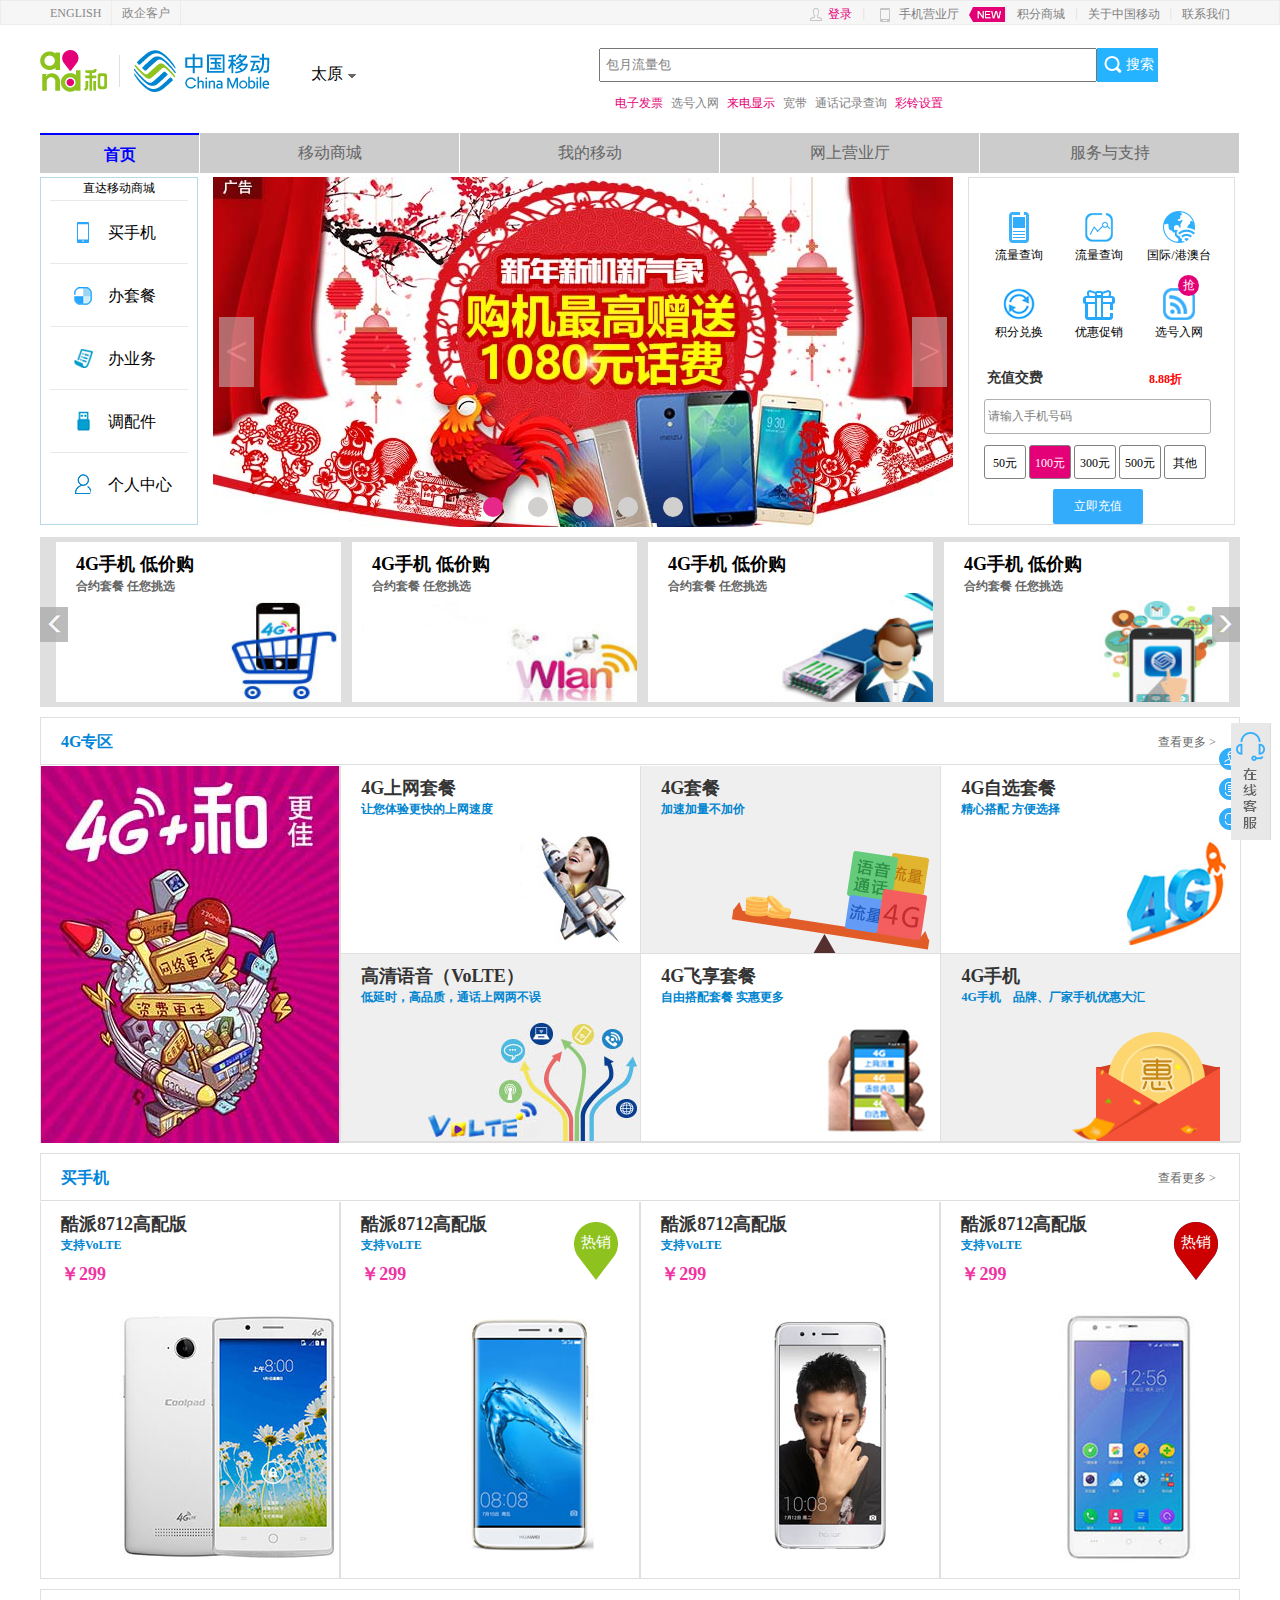
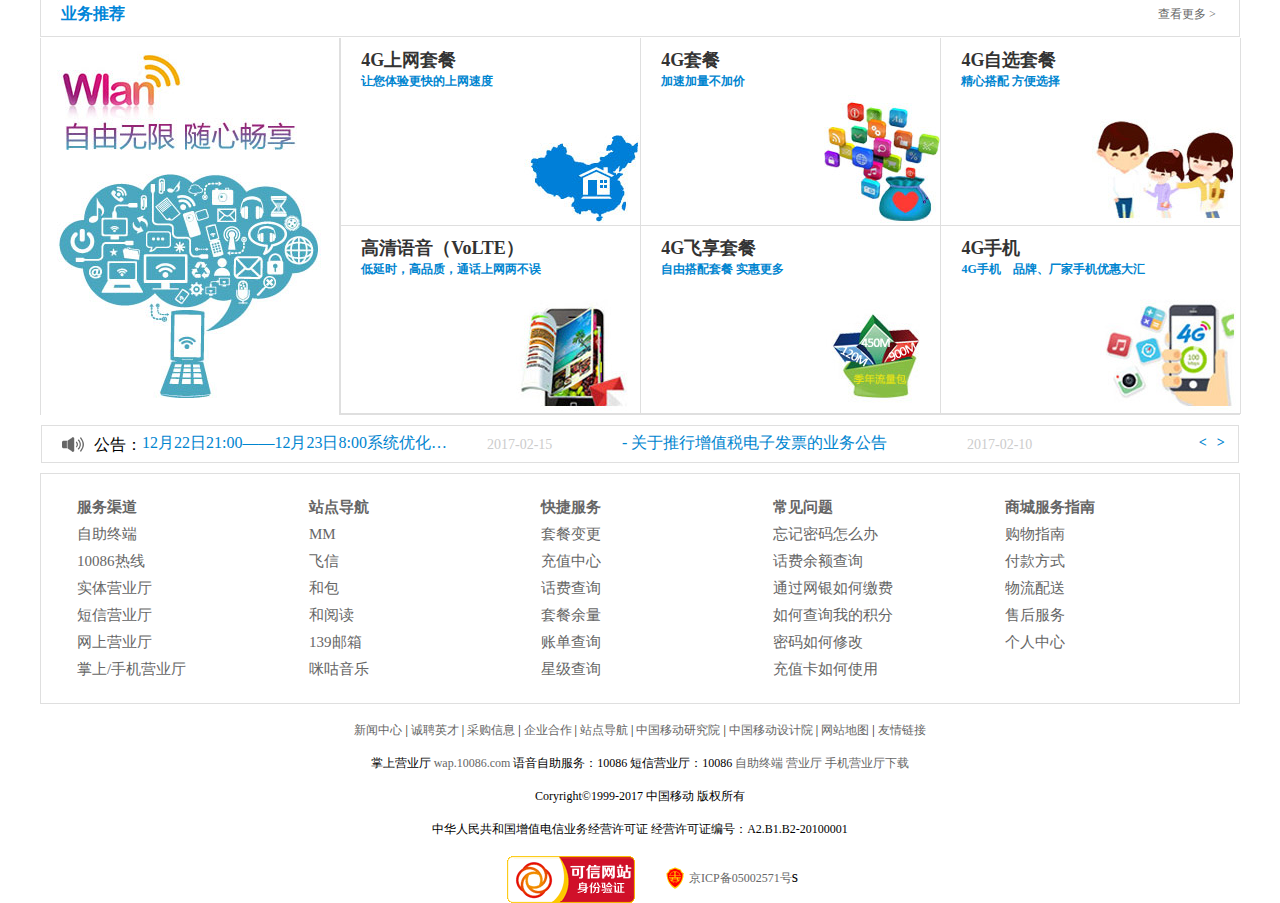
<file: zuo/中国移动/yidong.html>
<!DOCTYPE html>
<html lang="en">
<head>
	<meta charset="UTF-8">
	<title>http:/www.zgyd.com</title>
	<link rel="stylesheet" href="yidong.css">
	<script src="animate.js"></script>
	<script src="yidong.js"></script>
</head>
<body>
	<div class="top">
		<div class="center">
			<a href="" class="left">ENGLISH</a>
			<a href="" class="left">政企客户</a>
			<a href="" class="right">联系我们</a>
				<span class="fenge">|</span>
			<a href="" class="right">关于中国移动</a>
				<span class="fenge">|</span>
			<a href="" class="right">积分商城</a>
				<span class="fenge">|</span>
				<img src="img/new.gif" class="img"/>
			<a href="" class="right" id=phoneting>
				<img src="img/phone.png" class="img" id="phone"/>
				<img src="img/t1-2.png"  class="t2"/>
				<span>手机营业厅</span>

				<div class="saoyisao">
				    <div class="bai"></div>
					<img src="img/ewm.jpg"/>
					<div class="shao">扫一扫，随时查话费！</div>
				</div>
			</a>					
				<span class="fenge" id="righttwo">|</span>

			<a href="" class="right" id="denglv">
				 	 <img src="img/people.png" class="img" id="people"/>
				 	 <img src="img/t3-2.png" class='t1'/> 
				<span>登录</span>
			</a>
		</div>
	</div>

	<div class='header'>
	    <div class="logo"><img src="img/logo.png"></div>
		<span class="taiyuan">太原
		  <img src="img/x.gif" alt="">
			<ul>
				<li>
					<span>山西</span>
					<a href="">[返回全部省份]</a>
				</li>
				<li>
					<a href="">太原</a>
					<a href="">朔州</a>
					<a href="">忻州</a>
					<a href="">大同</a>
					<a href="">阳泉</a>
					<a href="">晋中</a>
					<a href="">长治</a>
					<a href="">晋城</a>
					<a href="">临汾</a>
					<a href="">吕梁</a>
					<a href="">运城</a>
				</li>
			</ul>
		</span>
		<div class="search">
			<div class="kuan">
				<input type="text" value="包月流量包" name="sousuo">
				<a href="" class="sousuo">
					<img src="img/sousuo.png"/>
					<span class="sousuo-zi">搜索</span>
				</a>
			</div>
			<div class="wenzi">
				<a href="" class="hong">电子发票</a>
				<a href="">选号入网</a>
				<a href="" class="hong">来电显示</a>
				<a href="">宽带</a>
				<a href="">通话记录查询</a>
				<a href="" class="hong">彩铃设置</a>
			</div>
		</div>
	</div>
   
    <div class="daohang">
		<div class="shouye">首页</div>	
		<div class="daohang-zi">移动商城
		  <ul class="xiala">
		    <div class="san"></div>
		  	<li>买手机</li>
		  	<li>办套餐</li>
		  	<li>业务办</li>
		  	<li>挑配机</li>
		  	<li>立即充值</li>
		  	<li>个人中心</li>
		  </ul>
		</div>
		<div class="daohang-zi">我的移动
		   <ul class="xiala">
		    <div class="san1"></div>
		  	<li>我的账号</li>
		  	<li>办套餐</li>
		  	<li>业务办</li>
		  	<li>挑配机</li>
		  	<li>立即充值</li>
		  	<li>个人中心</li>
		  </ul>
		</div>
		<div class="daohang-zi">网上营业厅
           <ul class="xiala">
             <div class="san2"></div>
		  	<li>网上充值</li>
		  	<li>办套餐</li>
		  	<li>业务办</li>
		  	<li>挑配机</li>
		  	<li>立即充值</li>
		  	<li>个人中心</li>
		  </ul>
		</div>
		<div class="daohang-zi">服务与支持
		   <div class="san-3"></div>
           <ul class="xiala">
		  	<li>产品</li>
		  	<li>办套餐</li>
		  	<li>业务办</li>
		  	<li>挑配机</li>
		  	<li>立即充值</li>
		  	<li>个人中心</li>
		  </ul>
		</div>			
	</div>

    <div class="zhong">	
		<div class="zuo">
			<div class="zhida">
				<a href="">直达移动商城</a>
			</div>
			<div class="mai">
				<img src="img/buyphone.gif" class="imgs"/>
				<a href="">买手机</a>
			</div>
			<div class="mai">
				<img src="img/taocan.gif" class="imgs"/>
				<a href="">办套餐</a>
			</div>
			<div class="mai">
				<img src="img/yewu.gif" class="imgs"/>
				<a href="">办业务</a>
			</div>
			<div class="mai">
				<img src="img/peijian.gif" class="imgs"/>
				<a href="">调配件</a>
			</div>
			<div class="mai" id="tiao">
				<img src="img/grzx.jpg" class="imgs"/>
				<a href="">个人中心</a>
			</div>
		</div>

	    <div class="banner">
	      <ul class="guntu">
	      	<li class="active"><img src="img/banner1.jpg" alt=""></li>
	      	<li><img src="img/banner2.jpg" alt=""></li>
	      	<li><img src="img/banner3.jpg" alt=""></li>
	      	<li><img src="img/banner4.jpg" alt=""></li>
	      	<li><img src="img/banner5.jpg" alt=""></li>
	      </ul>
	      <ul class="dian">
	      	<li class="active"></li>
	      	<li></li>
	      	<li></li>
	      	<li></li>
	      	<li></li>
	      </ul>
	    	
	    	<div class="zuo-jiantou">&lt;</div>
		    <div class="you-jiantou">&gt;</div>

	    </div>

		<div class="you">
			<ul class="you-top">
				<li class="you-kuan1">
				  <span>流量查询</span>
				</li>
				<li class="you-kuan2">
				  <span>流量查询</span>
				</li>
				<li class="you-kuan3">
					<span>国际/港澳台</span>
				</li>
				<li class="you-kuan4">
					<span>积分兑换</span>
				</li>
				<li class="you-kuan5">
					<span>优惠促销</span>
				</li>
				<li class="you-kuan6">
					<span>选号入网</span>
					<p  id="qiang">抢</p>
				</li>
			</ul>

			<div class="bottom">
				<div class="bottom-zi">
					<a href="" id="zizi">充值交费</a>
					<span>8.88折</span>
				</div>
				<form class="shuru">
					<input type="text" value="请输入手机号码"  name="shuru"/>
				</form>
				<ul class="bottom-dahe">
					<li class="bottom-he">50元</li>
					<li class="bottom-he" id ="bottom-red">100元</li>
					<li class="bottom-he">300元</li>
					<li class="bottom-he">500元</li>
					<li class="bottom-he">其他</li>
				</ul>
				<div class="bottom-botton">
					<a href="" class="bottom-btn">立即充值</a>
				</div>
			</div>
		</div>
	</div>

	<div class="gun">
	    <div class="nei">
	    	<ul class="kuan1">
	    		<li>
		    	   <h1>4G手机 低价购</h1>
		    	   <h2>合约套餐 任您挑选</h2>
		    	   <img src="img/4Gsj.jpg" alt="">
	    		</li>

	    		<li>
		    	   <h1>4G手机 低价购</h1>
		    	   <h2>合约套餐 任您挑选</h2>
		    	   <img src="img/wlantc.jpg" alt="">
	    		</li>

	    		<li>
		    	   <h1>4G手机 低价购</h1>
		    	   <h2>合约套餐 任您挑选</h2>
		    	   <img src="img/kdyy.jpg" alt="">
	    		</li>

	    		<li>
		    	   <h1>4G手机 低价购</h1>
		    	   <h2>合约套餐 任您挑选</h2>
		    	   <img src="img/sjyyt.jpg" alt="">
	    		</li>

	    		<li>
		    	   <h1>4G手机 低价购</h1>
		    	   <h2>合约套餐 任您挑选</h2>
		    	   <img src="img/sjyyt.jpg" alt="">
	    		</li>

	    		<li>
		    	   <h1>4G手机 低价购</h1>
		    	   <h2>合约套餐 任您挑选</h2>
		    	   <img src="img/sjyyt.jpg" alt="">
	    		</li>

	    		<li>
		    	   <h1>4G手机 低价购</h1>
		    	   <h2>合约套餐 任您挑选</h2>
		    	   <img src="img/sjyyt.jpg" alt="">
	    		</li>

	    		<li>
		    	   <h1>4G手机 低价购</h1>
		    	   <h2>合约套餐 任您挑选</h2>
		    	   <img src="img/sjyyt.jpg" alt="">
	    		</li>
	    		
	    	</ul>
	    </div>
		<div class="left-jiantou"></div>
		<div class="right-jiantou"></div>
	</div>

	<div class="zhuan">
		<span>4G专区</span>
		<a href="" class="chakan">查看更多 ></a>
	</div>
    
    <div class="siji">
    	<div class="left-tu">
    		<img src="img/4Ghe.jpg" alt="">
    	</div>

    	<div class="left-tu">
    		<div class="shang">
    		  <h1>4G上网套餐</h1>
    		  <h2>让您体验更快的上网速度</h2>
    		  <img src="img/swtc.jpg" alt="" class="tutu">
    		</div>
    		<div class="xia">
    		  <h1>高清语音（VoLTE）</h1>
    		  <h2>低延时，高品质，通话上网两不误</h2>
    		  <img src="img/gqyy.jpg" alt="" class="tutu">
    		</div>
    	</div>

    	<div class="left-tu">
    		<div class="xia">
    		  <h1>4G套餐</h1>
    		  <h2>加速加量不加价</h2>
    		  <img src="img/4Gtc.jpg" alt="" class="tutu">
    		</div>
    		<div class="shang">
    		  <h1>4G飞享套餐</h1>
    		  <h2>自由搭配套餐 实惠更多</h2>
    		  <img src="img/zxtc.jpg" alt="" class="tutu">
    		</div>
    	</div>

    	<div class="left-tu">
    		<div class="shang">
    		  <h1>4G自选套餐</h1>
    		  <h2>精心搭配  方便选择</h2>
    		  <img src="img/fxtc.jpg" alt="" class="tutu">
    		</div>
    		<div class="xia">
    		  <h1>4G手机</h1>
    		  <h2>4G手机　品牌、厂家手机优惠大汇</h2>
    		  <img src="img/sj.jpg" alt="" class="tutu">
    		</div>
    	</div>
    </div>

    <div class="zhuan">
		<span>买手机</span>
		<a href="" class="chakan">查看更多 ></a>
	</div>

    <div class="siji">
    	<div class="left-tu">
    	  <h1>酷派8712高配版</h1>
    	  <h2>支持VoLTE</h2>
    	  <span>￥299</span>
    		<div class="shouji">
    			<div class="shoujitu">    			 
    			  <img src="img/002.jpg" alt="">
    			</div>
    		</div>
    	</div>

    	<div class="left-tu">
    	  <h1>酷派8712高配版</h1>
    	  <h2>支持VoLTE</h2>
    	  <span>￥299</span>
    	   <div class="dd1">热销</div>
    		<div class="shouji">
    			<div class="shoujitu">    			 
    			  <img src="img/001.jpg" alt="">
    			</div>
    		</div>
    	</div>

    	<div class="left-tu">
    	  <h1>酷派8712高配版</h1>
    	  <h2>支持VoLTE</h2>
    	  <span>￥299</span>
    		<div class="shouji">
    			<div class="shoujitu">    			 
    			  <img src="img/003.jpg" alt="">
    			</div>
    		</div>
    	</div>

    	<div class="left-tu">
    	  <h1>酷派8712高配版</h1>
    	  <h2>支持VoLTE</h2>
    	  <span>￥299</span>
    	   <div class="dd">热销</div>
    		<div class="shouji">
    			<div class="shoujitu">    			 
    			  <img src="img/004.jpg" alt="">
    			</div>
    		</div>
    	</div>
    </div>

    <div class="zhuan">
		<span>业务推荐</span>
		<a href="" class="chakan">查看更多 ></a>
	</div>

    <div class="siji">
    	<div class="left-tu">
    		<img src="img/yewutuijian.jpg" alt="">
    	</div>

    	<div class="left-tu">
    		<div class="shang">
    		  <h1>4G上网套餐</h1>
    		  <h2>让您体验更快的上网速度</h2>
    		  <img src="img/007.jpg" alt="" class="tutu">
    		</div>
    		<div class="xia1">
    		  <h1>高清语音（VoLTE）</h1>
    		  <h2>低延时，高品质，通话上网两不误</h2>
    		  <img src="img/010.jpg" alt="" class="tutu">
    		</div>
    	</div>

    	<div class="left-tu">
    		<div class="xia1">
    		  <h1>4G套餐</h1>
    		  <h2>加速加量不加价</h2>
    		  <img src="img/008.jpg" alt="" class="tutu">
    		</div>
    		<div class="shang">
    		  <h1>4G飞享套餐</h1>
    		  <h2>自由搭配套餐 实惠更多</h2>
    		  <img src="img/011.jpg" alt="" class="tutu">
    		</div>
    	</div>

    	<div class="left-tu">
    		<div class="shang">
    		  <h1>4G自选套餐</h1>
    		  <h2>精心搭配  方便选择</h2>
    		  <img src="img/009.jpg" alt="" class="tutu">
    		</div>
    		<div class="xia1">
    		  <h1>4G手机</h1>
    		  <h2>4G手机　品牌、厂家手机优惠大汇</h2>
    		  <img src="img/012.jpg" alt="" class="tutu">
    		</div>
    	</div>
    </div>

   	<div class="gg">
		<img src="img/indexgg.gif"/>
		<span class="gonggao">公告：</span>
		<div class="kuang">
			<ul class="pao">
			   <li><a href="">
			   12月22日21:00——12月23日8:00系统优化割接影响业务受理通知"
			   </a>
			   <span class="time">2017-02-15</span>
			   </li>
			   
	           <li><a href="">- 关于推行增值税电子发票的业务公告</a>
				<span class="time">2017-02-10</span>
			   </li>

               <li><a href="">
			   - 关于6月8日至9日网站系统升级公告
				</a>
				<span class="time">2017-02-08</span>
			   </li>
			   
			   <li><a href="">- 中国移动推出“任我看”流量包 1GB流量最低只要8毛钱</a>
				<span class="time">2017-02-09</span>
			   </li>
		
			</ul>

		</div>
		<a class="kuang-left">&lt;</a>
		<a class="kuang-right">&gt;</a>
	</div>

	<div class="btn">
		<ul class="btn-btn">
			<li class="fuwu"><b>服务渠道</b></li>
			<li class="zizhu"><a href="">自助终端</a></li>
			<li class="zizhu"><a href="">10086热线</a></li>
			<li class="zizhu"><a href="">实体营业厅</a></li>
			<li class="zizhu"><a href="">短信营业厅</a></li>
			<li class="zizhu"><a href="">网上营业厅</a></li>
			<li class="zizhu"><a href="">掌上/手机营业厅</a></li>
		</ul>
		<ul class="btn-btn">
			<li class="fuwu"><b>站点导航</b></li>
			<li class="zizhu"><a href="">MM</a></li>
			<li class="zizhu"><a href="">飞信</a></li>
			<li class="zizhu"><a href="">和包</a></li>
			<li class="zizhu"><a href="">和阅读</a></li>
			<li class="zizhu"><a href="">139邮箱</a></li>
			<li class="zizhu"><a href="">咪咕音乐</a></li>
		</ul>
		<ul class="btn-btn">
			<li class="fuwu"><b>快捷服务</b></li>
			<li class="zizhu"><a href="">套餐变更</a></li>
			<li class="zizhu"><a href="">充值中心</a></li>
			<li class="zizhu"><a href="">话费查询</a></li>
			<li class="zizhu"><a href="">套餐余量</a></li>
			<li class="zizhu"><a href="">账单查询</a></li>
			<li class="zizhu"><a href="">星级查询</a></li>
		</ul>
		<ul class="btn-btn">
			<li class="fuwu"><b>常见问题</b></li>
			<li class="zizhu"><a href="">忘记密码怎么办</a></li>
			<li class="zizhu"><a href="">话费余额查询</a></li>
			<li class="zizhu"><a href="">通过网银如何缴费</a></li>
			<li class="zizhu"><a href="">如何查询我的积分</a></li>
			<li class="zizhu"><a href="">密码如何修改</a></li>
			<li class="zizhu"><a href="">充值卡如何使用</a></li>
		</ul>
		<ul class="btn-btn">
			<li class="fuwu"><b>商城服务指南</b></li>
			<li class="zizhu"><a href="">购物指南</a></li>
			<li class="zizhu"><a href="">付款方式</a></li>
			<li class="zizhu"><a href="">物流配送</a></li>
			<li class="zizhu"><a href="">售后服务</a></li>
			<li class="zizhu"><a href="">个人中心</a></li>
			<li class="zizhu"><a href=""></a></li>
		</ul>
	</div>

	<div class="dibu">
		<a href="">新闻中心</a>
		<span>|</span>
		<a href="">诚聘英才</a>
		<span>|</span>
		<a href="">采购信息</a>
		<span>|</span>
		<a href="">企业合作</a>
		<span>|</span>
		<a href="">站点导航</a>
		<span>|</span>
		<a href="">中国移动研究院</a>
		<span>|</span>
		<a href="">中国移动设计院</a>
		<span>|</span>
		<a href="">网站地图</a>
		<span>|</span>
		<a href="">友情链接</a>
	</div>
	<div class="zhangshang">
		<span>掌上营业厅</span>
		<a href="">wap.10086.com</a>
		<span>语音自助服务：10086 短信营业厅：10086</span>
		<a href="">自助终端</a>
		<a href="">营业厅</a>
		<a href="">手机营业厅下载</a>
	</div>
	<div class="dibu">
		<span>Coryright&copy;1999-2017 中国移动 版权所有</span>
	</div>
	<div class="dibu">
		<span>中华人民共和国增值电信业务经营许可证  经营许可证编号：A2.B1.B2-20100001</span>
	</div>
	<div class="jing">
			<a href=""><img src="img/kexin.png" alt=""></a>
			<img src="img/gov.gif" alt="">
			<a href="">京ICP备05002571号</a>s
	</div>
	<img src="img/zxkfdw.gif" alt="" id="zaixiankefu">
	<img src="img/tsjy.gif" alt="" class="zxzx">
	<img src="img/cjwt.gif" alt="" class="cjwt">
	<img src="img/zxzx.gif" alt="" class="txjy">

</body>
</html>
</file>
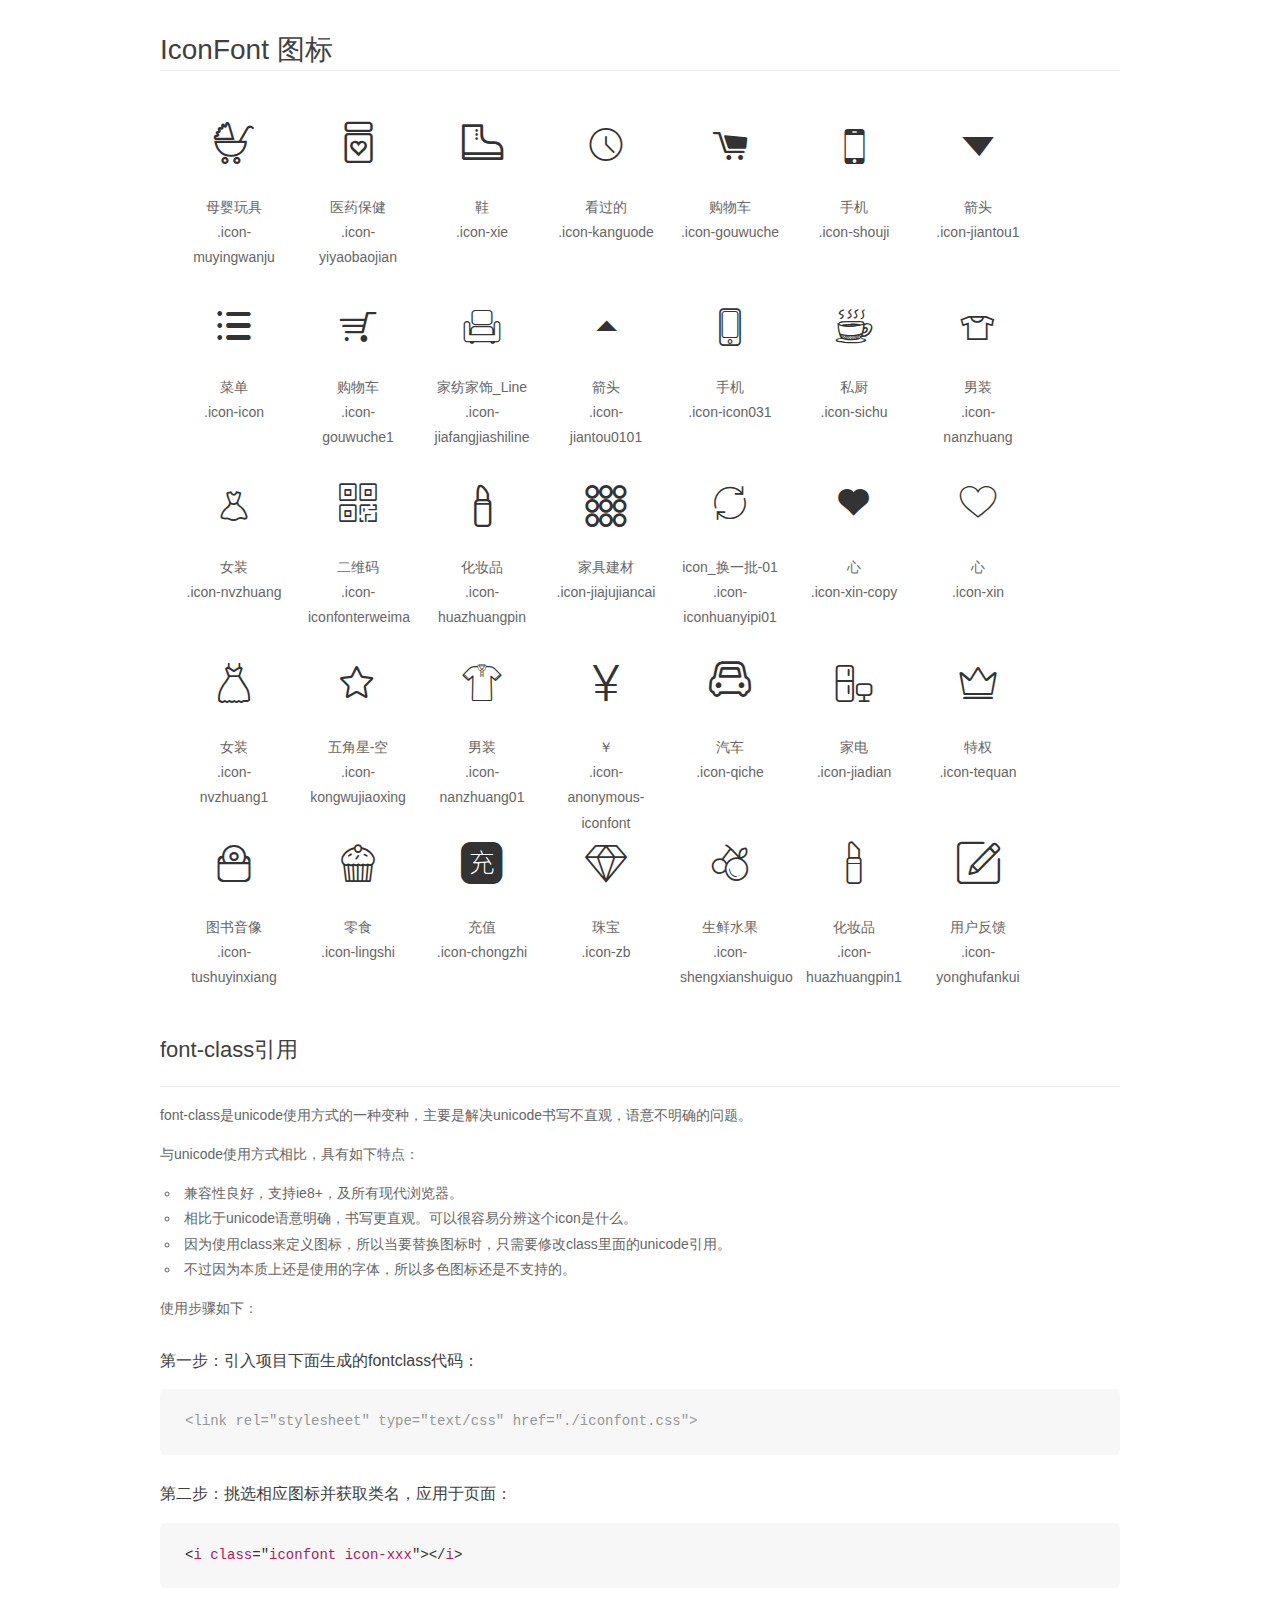
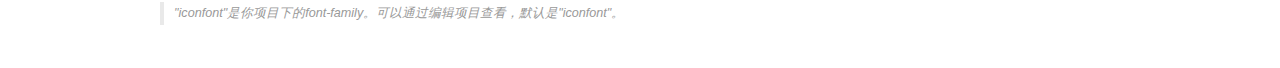
<file: zuo/xiaomi/img/font/demo_fontclass.html>
<!DOCTYPE html>
<html>
<head>
    <meta charset="utf-8"/>
    <title>IconFont</title>
    <link rel="stylesheet" href="demo.css">
    <link rel="stylesheet" href="iconfont.css">
</head>
<body>
    <div class="main markdown">
        <h1>IconFont 图标</h1>
        <ul class="icon_lists clear">
            
                <li>
                <i class="icon iconfont icon-muyingwanju"></i>
                    <div class="name">母婴玩具</div>
                    <div class="fontclass">.icon-muyingwanju</div>
                </li>
            
                <li>
                <i class="icon iconfont icon-yiyaobaojian"></i>
                    <div class="name">医药保健</div>
                    <div class="fontclass">.icon-yiyaobaojian</div>
                </li>
            
                <li>
                <i class="icon iconfont icon-xie"></i>
                    <div class="name">鞋</div>
                    <div class="fontclass">.icon-xie</div>
                </li>
            
                <li>
                <i class="icon iconfont icon-kanguode"></i>
                    <div class="name">看过的</div>
                    <div class="fontclass">.icon-kanguode</div>
                </li>
            
                <li>
                <i class="icon iconfont icon-gouwuche"></i>
                    <div class="name">购物车</div>
                    <div class="fontclass">.icon-gouwuche</div>
                </li>
            
                <li>
                <i class="icon iconfont icon-shouji"></i>
                    <div class="name">手机</div>
                    <div class="fontclass">.icon-shouji</div>
                </li>
            
                <li>
                <i class="icon iconfont icon-jiantou1"></i>
                    <div class="name">箭头</div>
                    <div class="fontclass">.icon-jiantou1</div>
                </li>
            
                <li>
                <i class="icon iconfont icon-icon"></i>
                    <div class="name">菜单</div>
                    <div class="fontclass">.icon-icon</div>
                </li>
            
                <li>
                <i class="icon iconfont icon-gouwuche1"></i>
                    <div class="name">购物车</div>
                    <div class="fontclass">.icon-gouwuche1</div>
                </li>
            
                <li>
                <i class="icon iconfont icon-jiafangjiashiline"></i>
                    <div class="name">家纺家饰_Line</div>
                    <div class="fontclass">.icon-jiafangjiashiline</div>
                </li>
            
                <li>
                <i class="icon iconfont icon-jiantou0101"></i>
                    <div class="name">箭头</div>
                    <div class="fontclass">.icon-jiantou0101</div>
                </li>
            
                <li>
                <i class="icon iconfont icon-icon031"></i>
                    <div class="name">手机</div>
                    <div class="fontclass">.icon-icon031</div>
                </li>
            
                <li>
                <i class="icon iconfont icon-sichu"></i>
                    <div class="name">私厨</div>
                    <div class="fontclass">.icon-sichu</div>
                </li>
            
                <li>
                <i class="icon iconfont icon-nanzhuang"></i>
                    <div class="name">男装</div>
                    <div class="fontclass">.icon-nanzhuang</div>
                </li>
            
                <li>
                <i class="icon iconfont icon-nvzhuang"></i>
                    <div class="name">女装</div>
                    <div class="fontclass">.icon-nvzhuang</div>
                </li>
            
                <li>
                <i class="icon iconfont icon-iconfonterweima"></i>
                    <div class="name">二维码</div>
                    <div class="fontclass">.icon-iconfonterweima</div>
                </li>
            
                <li>
                <i class="icon iconfont icon-huazhuangpin"></i>
                    <div class="name">化妆品</div>
                    <div class="fontclass">.icon-huazhuangpin</div>
                </li>
            
                <li>
                <i class="icon iconfont icon-jiajujiancai"></i>
                    <div class="name">家具建材</div>
                    <div class="fontclass">.icon-jiajujiancai</div>
                </li>
            
                <li>
                <i class="icon iconfont icon-iconhuanyipi01"></i>
                    <div class="name">icon_换一批-01</div>
                    <div class="fontclass">.icon-iconhuanyipi01</div>
                </li>
            
                <li>
                <i class="icon iconfont icon-xin-copy"></i>
                    <div class="name">心</div>
                    <div class="fontclass">.icon-xin-copy</div>
                </li>
            
                <li>
                <i class="icon iconfont icon-xin"></i>
                    <div class="name">心</div>
                    <div class="fontclass">.icon-xin</div>
                </li>
            
                <li>
                <i class="icon iconfont icon-nvzhuang1"></i>
                    <div class="name">女装</div>
                    <div class="fontclass">.icon-nvzhuang1</div>
                </li>
            
                <li>
                <i class="icon iconfont icon-kongwujiaoxing"></i>
                    <div class="name">五角星-空</div>
                    <div class="fontclass">.icon-kongwujiaoxing</div>
                </li>
            
                <li>
                <i class="icon iconfont icon-nanzhuang01"></i>
                    <div class="name">男装</div>
                    <div class="fontclass">.icon-nanzhuang01</div>
                </li>
            
                <li>
                <i class="icon iconfont icon-anonymous-iconfont"></i>
                    <div class="name">￥</div>
                    <div class="fontclass">.icon-anonymous-iconfont</div>
                </li>
            
                <li>
                <i class="icon iconfont icon-qiche"></i>
                    <div class="name">汽车</div>
                    <div class="fontclass">.icon-qiche</div>
                </li>
            
                <li>
                <i class="icon iconfont icon-jiadian"></i>
                    <div class="name">家电</div>
                    <div class="fontclass">.icon-jiadian</div>
                </li>
            
                <li>
                <i class="icon iconfont icon-tequan"></i>
                    <div class="name">特权</div>
                    <div class="fontclass">.icon-tequan</div>
                </li>
            
                <li>
                <i class="icon iconfont icon-tushuyinxiang"></i>
                    <div class="name">图书音像</div>
                    <div class="fontclass">.icon-tushuyinxiang</div>
                </li>
            
                <li>
                <i class="icon iconfont icon-lingshi"></i>
                    <div class="name">零食</div>
                    <div class="fontclass">.icon-lingshi</div>
                </li>
            
                <li>
                <i class="icon iconfont icon-chongzhi"></i>
                    <div class="name">充值</div>
                    <div class="fontclass">.icon-chongzhi</div>
                </li>
            
                <li>
                <i class="icon iconfont icon-zb"></i>
                    <div class="name">珠宝</div>
                    <div class="fontclass">.icon-zb</div>
                </li>
            
                <li>
                <i class="icon iconfont icon-shengxianshuiguo"></i>
                    <div class="name">生鲜水果</div>
                    <div class="fontclass">.icon-shengxianshuiguo</div>
                </li>
            
                <li>
                <i class="icon iconfont icon-huazhuangpin1"></i>
                    <div class="name">化妆品</div>
                    <div class="fontclass">.icon-huazhuangpin1</div>
                </li>
            
                <li>
                <i class="icon iconfont icon-yonghufankui"></i>
                    <div class="name">用户反馈</div>
                    <div class="fontclass">.icon-yonghufankui</div>
                </li>
            
        </ul>

        <h2 id="font-class-">font-class引用</h2>
        <hr>

        <p>font-class是unicode使用方式的一种变种，主要是解决unicode书写不直观，语意不明确的问题。</p>
        <p>与unicode使用方式相比，具有如下特点：</p>
        <ul>
        <li>兼容性良好，支持ie8+，及所有现代浏览器。</li>
        <li>相比于unicode语意明确，书写更直观。可以很容易分辨这个icon是什么。</li>
        <li>因为使用class来定义图标，所以当要替换图标时，只需要修改class里面的unicode引用。</li>
        <li>不过因为本质上还是使用的字体，所以多色图标还是不支持的。</li>
        </ul>
        <p>使用步骤如下：</p>
        <h3 id="-fontclass-">第一步：引入项目下面生成的fontclass代码：</h3>


        <pre><code class="lang-js hljs javascript"><span class="hljs-comment">&lt;link rel="stylesheet" type="text/css" href="./iconfont.css"&gt;</span></code></pre>
        <h3 id="-">第二步：挑选相应图标并获取类名，应用于页面：</h3>
        <pre><code class="lang-css hljs">&lt;<span class="hljs-selector-tag">i</span> <span class="hljs-selector-tag">class</span>="<span class="hljs-selector-tag">iconfont</span> <span class="hljs-selector-tag">icon-xxx</span>"&gt;&lt;/<span class="hljs-selector-tag">i</span>&gt;</code></pre>
        <blockquote>
        <p>"iconfont"是你项目下的font-family。可以通过编辑项目查看，默认是"iconfont"。</p>
        </blockquote>
    </div>
</body>
</html>
</file>
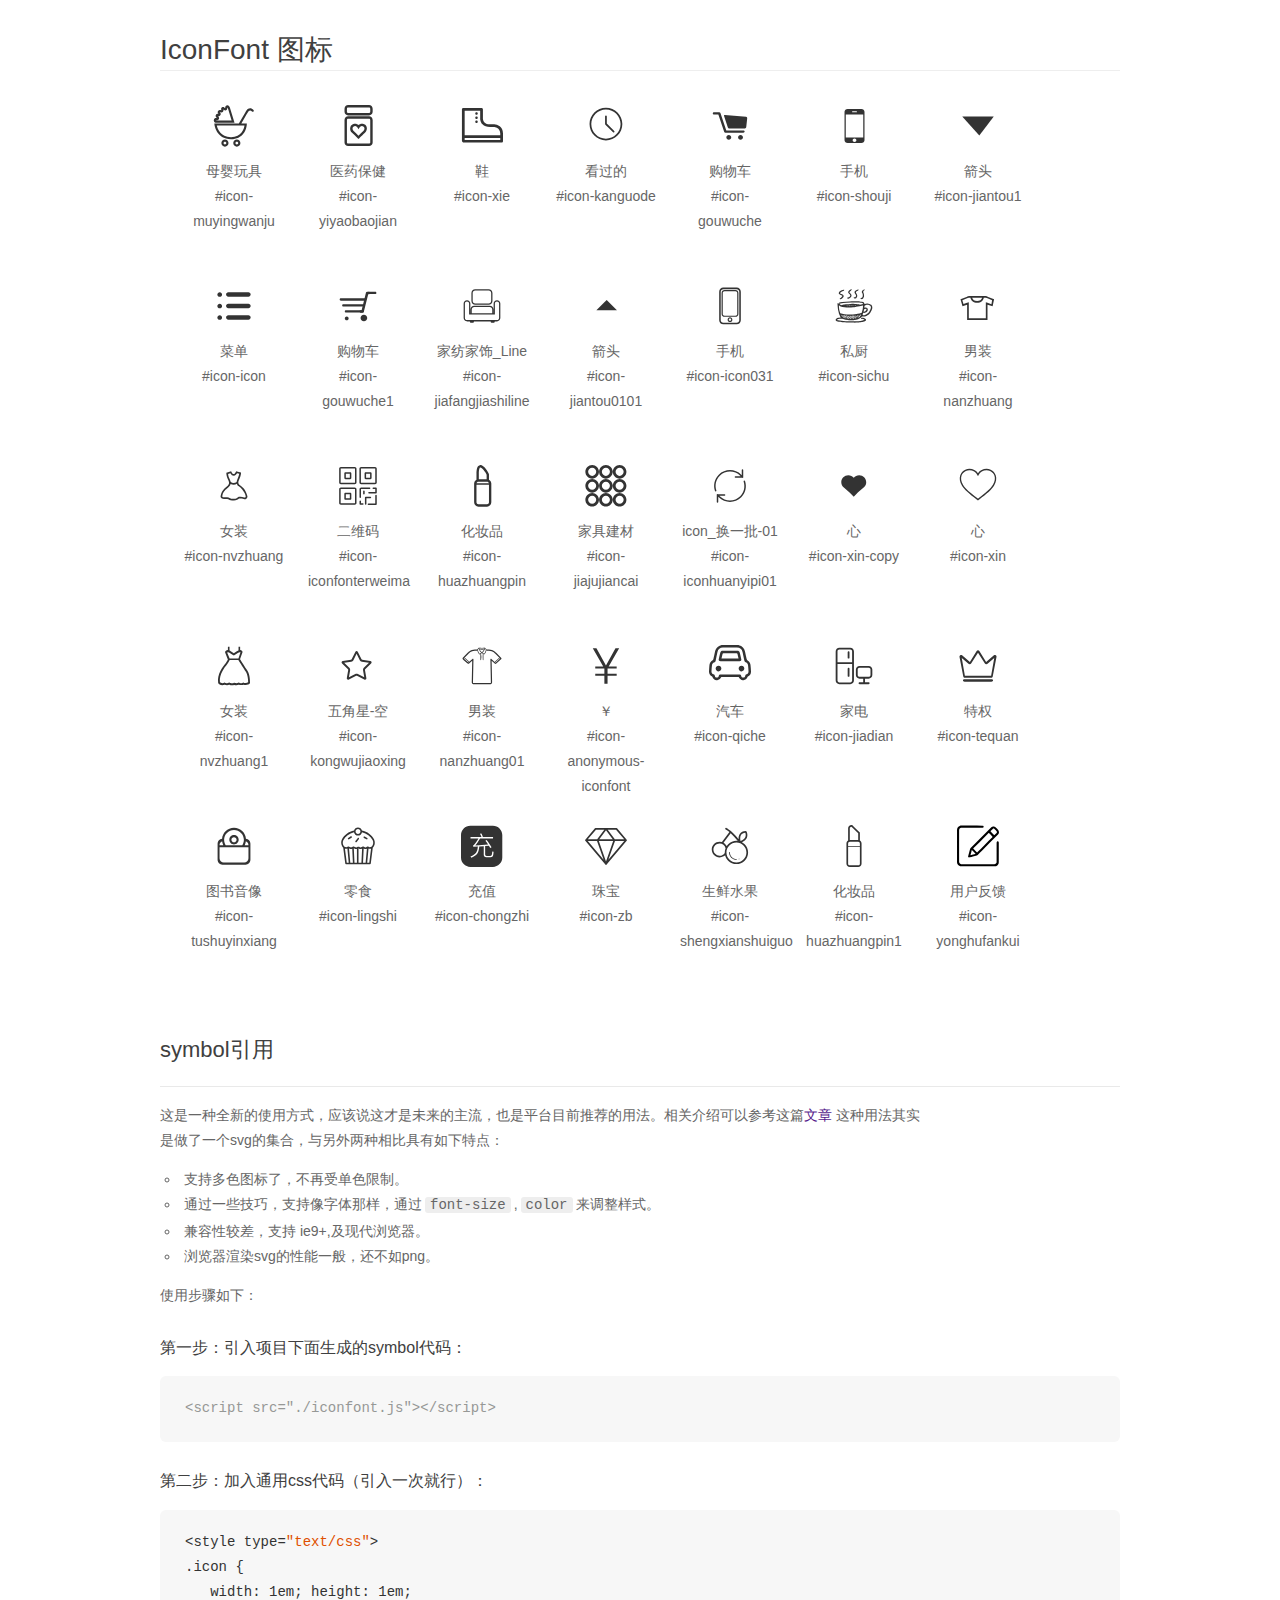
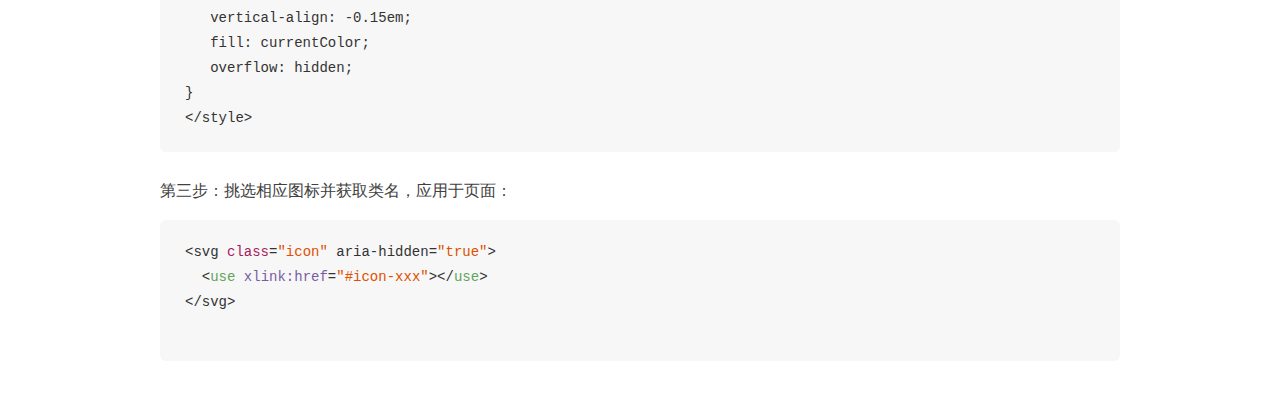
<file: zuo/xiaomi/img/font/demo_symbol.html>
<!DOCTYPE html>
<html>
<head>
    <meta charset="utf-8"/>
    <title>IconFont</title>
    <link rel="stylesheet" href="demo.css">
    <script src="iconfont.js"></script>

    <style type="text/css">
        .icon {
          /* 通过设置 font-size 来改变图标大小 */
          width: 1em; height: 1em;
          /* 图标和文字相邻时，垂直对齐 */
          vertical-align: -0.15em;
          /* 通过设置 color 来改变 SVG 的颜色/fill */
          fill: currentColor;
          /* path 和 stroke 溢出 viewBox 部分在 IE 下会显示
             normalize.css 中也包含这行 */
          overflow: hidden;
        }

    </style>
</head>
<body>
    <div class="main markdown">
        <h1>IconFont 图标</h1>
        <ul class="icon_lists clear">
            
                <li>
                    <svg class="icon" aria-hidden="true">
                        <use xlink:href="#icon-muyingwanju"></use>
                    </svg>
                    <div class="name">母婴玩具</div>
                    <div class="fontclass">#icon-muyingwanju</div>
                </li>
            
                <li>
                    <svg class="icon" aria-hidden="true">
                        <use xlink:href="#icon-yiyaobaojian"></use>
                    </svg>
                    <div class="name">医药保健</div>
                    <div class="fontclass">#icon-yiyaobaojian</div>
                </li>
            
                <li>
                    <svg class="icon" aria-hidden="true">
                        <use xlink:href="#icon-xie"></use>
                    </svg>
                    <div class="name">鞋</div>
                    <div class="fontclass">#icon-xie</div>
                </li>
            
                <li>
                    <svg class="icon" aria-hidden="true">
                        <use xlink:href="#icon-kanguode"></use>
                    </svg>
                    <div class="name">看过的</div>
                    <div class="fontclass">#icon-kanguode</div>
                </li>
            
                <li>
                    <svg class="icon" aria-hidden="true">
                        <use xlink:href="#icon-gouwuche"></use>
                    </svg>
                    <div class="name">购物车</div>
                    <div class="fontclass">#icon-gouwuche</div>
                </li>
            
                <li>
                    <svg class="icon" aria-hidden="true">
                        <use xlink:href="#icon-shouji"></use>
                    </svg>
                    <div class="name">手机</div>
                    <div class="fontclass">#icon-shouji</div>
                </li>
            
                <li>
                    <svg class="icon" aria-hidden="true">
                        <use xlink:href="#icon-jiantou1"></use>
                    </svg>
                    <div class="name">箭头</div>
                    <div class="fontclass">#icon-jiantou1</div>
                </li>
            
                <li>
                    <svg class="icon" aria-hidden="true">
                        <use xlink:href="#icon-icon"></use>
                    </svg>
                    <div class="name">菜单</div>
                    <div class="fontclass">#icon-icon</div>
                </li>
            
                <li>
                    <svg class="icon" aria-hidden="true">
                        <use xlink:href="#icon-gouwuche1"></use>
                    </svg>
                    <div class="name">购物车</div>
                    <div class="fontclass">#icon-gouwuche1</div>
                </li>
            
                <li>
                    <svg class="icon" aria-hidden="true">
                        <use xlink:href="#icon-jiafangjiashiline"></use>
                    </svg>
                    <div class="name">家纺家饰_Line</div>
                    <div class="fontclass">#icon-jiafangjiashiline</div>
                </li>
            
                <li>
                    <svg class="icon" aria-hidden="true">
                        <use xlink:href="#icon-jiantou0101"></use>
                    </svg>
                    <div class="name">箭头</div>
                    <div class="fontclass">#icon-jiantou0101</div>
                </li>
            
                <li>
                    <svg class="icon" aria-hidden="true">
                        <use xlink:href="#icon-icon031"></use>
                    </svg>
                    <div class="name">手机</div>
                    <div class="fontclass">#icon-icon031</div>
                </li>
            
                <li>
                    <svg class="icon" aria-hidden="true">
                        <use xlink:href="#icon-sichu"></use>
                    </svg>
                    <div class="name">私厨</div>
                    <div class="fontclass">#icon-sichu</div>
                </li>
            
                <li>
                    <svg class="icon" aria-hidden="true">
                        <use xlink:href="#icon-nanzhuang"></use>
                    </svg>
                    <div class="name">男装</div>
                    <div class="fontclass">#icon-nanzhuang</div>
                </li>
            
                <li>
                    <svg class="icon" aria-hidden="true">
                        <use xlink:href="#icon-nvzhuang"></use>
                    </svg>
                    <div class="name">女装</div>
                    <div class="fontclass">#icon-nvzhuang</div>
                </li>
            
                <li>
                    <svg class="icon" aria-hidden="true">
                        <use xlink:href="#icon-iconfonterweima"></use>
                    </svg>
                    <div class="name">二维码</div>
                    <div class="fontclass">#icon-iconfonterweima</div>
                </li>
            
                <li>
                    <svg class="icon" aria-hidden="true">
                        <use xlink:href="#icon-huazhuangpin"></use>
                    </svg>
                    <div class="name">化妆品</div>
                    <div class="fontclass">#icon-huazhuangpin</div>
                </li>
            
                <li>
                    <svg class="icon" aria-hidden="true">
                        <use xlink:href="#icon-jiajujiancai"></use>
                    </svg>
                    <div class="name">家具建材</div>
                    <div class="fontclass">#icon-jiajujiancai</div>
                </li>
            
                <li>
                    <svg class="icon" aria-hidden="true">
                        <use xlink:href="#icon-iconhuanyipi01"></use>
                    </svg>
                    <div class="name">icon_换一批-01</div>
                    <div class="fontclass">#icon-iconhuanyipi01</div>
                </li>
            
                <li>
                    <svg class="icon" aria-hidden="true">
                        <use xlink:href="#icon-xin-copy"></use>
                    </svg>
                    <div class="name">心</div>
                    <div class="fontclass">#icon-xin-copy</div>
                </li>
            
                <li>
                    <svg class="icon" aria-hidden="true">
                        <use xlink:href="#icon-xin"></use>
                    </svg>
                    <div class="name">心</div>
                    <div class="fontclass">#icon-xin</div>
                </li>
            
                <li>
                    <svg class="icon" aria-hidden="true">
                        <use xlink:href="#icon-nvzhuang1"></use>
                    </svg>
                    <div class="name">女装</div>
                    <div class="fontclass">#icon-nvzhuang1</div>
                </li>
            
                <li>
                    <svg class="icon" aria-hidden="true">
                        <use xlink:href="#icon-kongwujiaoxing"></use>
                    </svg>
                    <div class="name">五角星-空</div>
                    <div class="fontclass">#icon-kongwujiaoxing</div>
                </li>
            
                <li>
                    <svg class="icon" aria-hidden="true">
                        <use xlink:href="#icon-nanzhuang01"></use>
                    </svg>
                    <div class="name">男装</div>
                    <div class="fontclass">#icon-nanzhuang01</div>
                </li>
            
                <li>
                    <svg class="icon" aria-hidden="true">
                        <use xlink:href="#icon-anonymous-iconfont"></use>
                    </svg>
                    <div class="name">￥</div>
                    <div class="fontclass">#icon-anonymous-iconfont</div>
                </li>
            
                <li>
                    <svg class="icon" aria-hidden="true">
                        <use xlink:href="#icon-qiche"></use>
                    </svg>
                    <div class="name">汽车</div>
                    <div class="fontclass">#icon-qiche</div>
                </li>
            
                <li>
                    <svg class="icon" aria-hidden="true">
                        <use xlink:href="#icon-jiadian"></use>
                    </svg>
                    <div class="name">家电</div>
                    <div class="fontclass">#icon-jiadian</div>
                </li>
            
                <li>
                    <svg class="icon" aria-hidden="true">
                        <use xlink:href="#icon-tequan"></use>
                    </svg>
                    <div class="name">特权</div>
                    <div class="fontclass">#icon-tequan</div>
                </li>
            
                <li>
                    <svg class="icon" aria-hidden="true">
                        <use xlink:href="#icon-tushuyinxiang"></use>
                    </svg>
                    <div class="name">图书音像</div>
                    <div class="fontclass">#icon-tushuyinxiang</div>
                </li>
            
                <li>
                    <svg class="icon" aria-hidden="true">
                        <use xlink:href="#icon-lingshi"></use>
                    </svg>
                    <div class="name">零食</div>
                    <div class="fontclass">#icon-lingshi</div>
                </li>
            
                <li>
                    <svg class="icon" aria-hidden="true">
                        <use xlink:href="#icon-chongzhi"></use>
                    </svg>
                    <div class="name">充值</div>
                    <div class="fontclass">#icon-chongzhi</div>
                </li>
            
                <li>
                    <svg class="icon" aria-hidden="true">
                        <use xlink:href="#icon-zb"></use>
                    </svg>
                    <div class="name">珠宝</div>
                    <div class="fontclass">#icon-zb</div>
                </li>
            
                <li>
                    <svg class="icon" aria-hidden="true">
                        <use xlink:href="#icon-shengxianshuiguo"></use>
                    </svg>
                    <div class="name">生鲜水果</div>
                    <div class="fontclass">#icon-shengxianshuiguo</div>
                </li>
            
                <li>
                    <svg class="icon" aria-hidden="true">
                        <use xlink:href="#icon-huazhuangpin1"></use>
                    </svg>
                    <div class="name">化妆品</div>
                    <div class="fontclass">#icon-huazhuangpin1</div>
                </li>
            
                <li>
                    <svg class="icon" aria-hidden="true">
                        <use xlink:href="#icon-yonghufankui"></use>
                    </svg>
                    <div class="name">用户反馈</div>
                    <div class="fontclass">#icon-yonghufankui</div>
                </li>
            
        </ul>


        <h2 id="symbol-">symbol引用</h2>
        <hr>

        <p>这是一种全新的使用方式，应该说这才是未来的主流，也是平台目前推荐的用法。相关介绍可以参考这篇<a href="">文章</a>
        这种用法其实是做了一个svg的集合，与另外两种相比具有如下特点：</p>
        <ul>
          <li>支持多色图标了，不再受单色限制。</li>
          <li>通过一些技巧，支持像字体那样，通过<code>font-size</code>,<code>color</code>来调整样式。</li>
          <li>兼容性较差，支持 ie9+,及现代浏览器。</li>
          <li>浏览器渲染svg的性能一般，还不如png。</li>
        </ul>
        <p>使用步骤如下：</p>
        <h3 id="-symbol-">第一步：引入项目下面生成的symbol代码：</h3>
        <pre><code class="lang-js hljs javascript"><span class="hljs-comment">&lt;script src="./iconfont.js"&gt;&lt;/script&gt;</span></code></pre>
        <h3 id="-css-">第二步：加入通用css代码（引入一次就行）：</h3>
        <pre><code class="lang-js hljs javascript">&lt;style type=<span class="hljs-string">"text/css"</span>&gt;
.icon {
   width: <span class="hljs-number">1</span>em; height: <span class="hljs-number">1</span>em;
   vertical-align: <span class="hljs-number">-0.15</span>em;
   fill: currentColor;
   overflow: hidden;
}
&lt;<span class="hljs-regexp">/style&gt;</span></code></pre>
        <h3 id="-">第三步：挑选相应图标并获取类名，应用于页面：</h3>
        <pre><code class="lang-js hljs javascript">&lt;svg <span class="hljs-class"><span class="hljs-keyword">class</span></span>=<span class="hljs-string">"icon"</span> aria-hidden=<span class="hljs-string">"true"</span>&gt;<span class="xml"><span class="hljs-tag">
  &lt;<span class="hljs-name">use</span> <span class="hljs-attr">xlink:href</span>=<span class="hljs-string">"#icon-xxx"</span>&gt;</span><span class="hljs-tag">&lt;/<span class="hljs-name">use</span>&gt;</span>
</span>&lt;<span class="hljs-regexp">/svg&gt;
        </span></code></pre>
    </div>
</body>
</html>
</file>
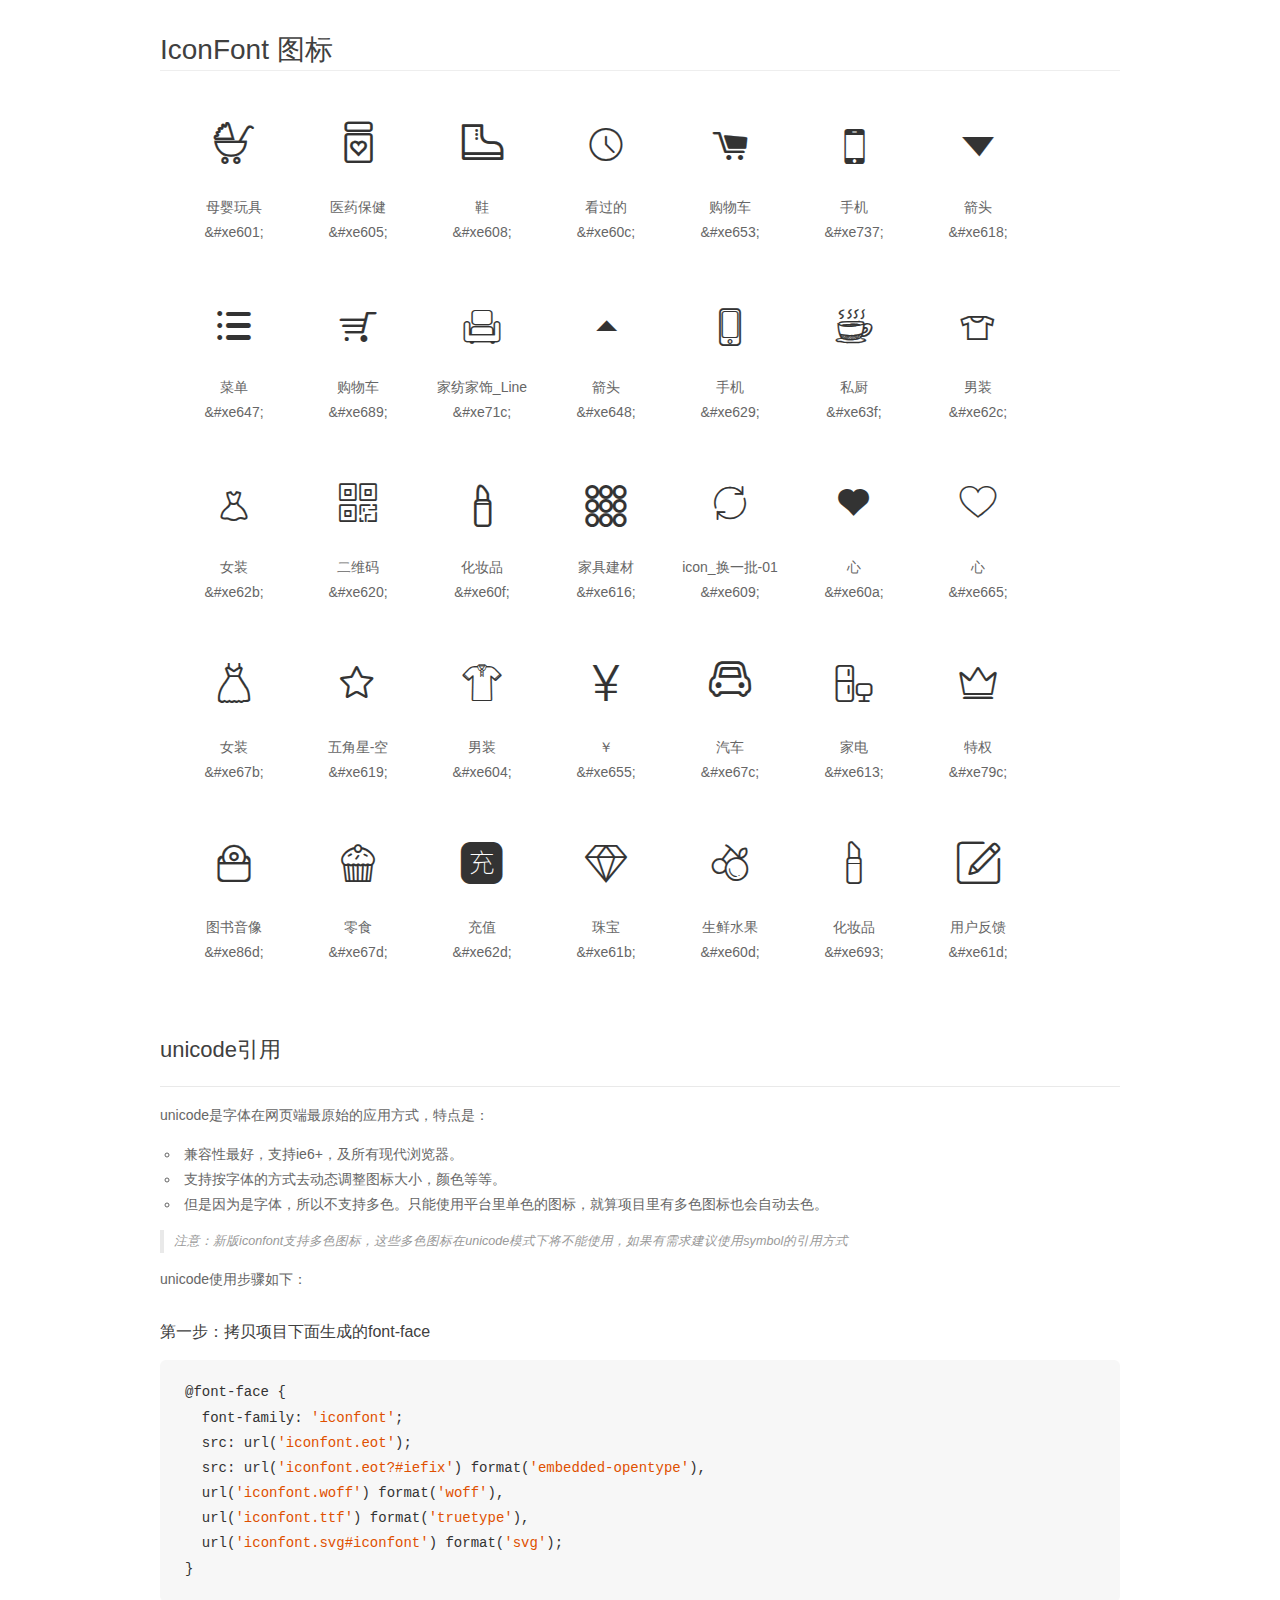
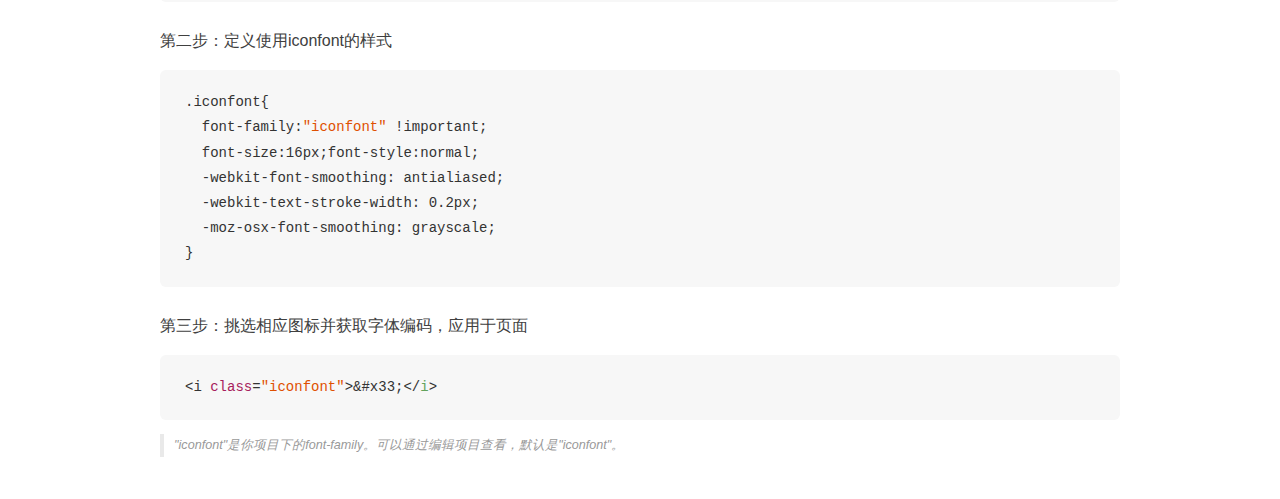
<file: zuo/xiaomi/img/font/demo_unicode.html>
<!DOCTYPE html>
<html>
<head>
    <meta charset="utf-8"/>
    <title>IconFont</title>
    <link rel="stylesheet" href="demo.css">

    <style type="text/css">

        @font-face {font-family: "iconfont";
          src: url('iconfont.eot'); /* IE9*/
          src: url('iconfont.eot#iefix') format('embedded-opentype'), /* IE6-IE8 */
          url('iconfont.woff') format('woff'), /* chrome, firefox */
          url('iconfont.ttf') format('truetype'), /* chrome, firefox, opera, Safari, Android, iOS 4.2+*/
          url('iconfont.svg#iconfont') format('svg'); /* iOS 4.1- */
        }

        .iconfont {
          font-family:"iconfont" !important;
          font-size:16px;
          font-style:normal;
          -webkit-font-smoothing: antialiased;
          -webkit-text-stroke-width: 0.2px;
          -moz-osx-font-smoothing: grayscale;
        }

    </style>
</head>
<body>
    <div class="main markdown">
        <h1>IconFont 图标</h1>
        <ul class="icon_lists clear">
            
                <li>
                <i class="icon iconfont">&#xe601;</i>
                    <div class="name">母婴玩具</div>
                    <div class="code">&amp;#xe601;</div>
                </li>
            
                <li>
                <i class="icon iconfont">&#xe605;</i>
                    <div class="name">医药保健</div>
                    <div class="code">&amp;#xe605;</div>
                </li>
            
                <li>
                <i class="icon iconfont">&#xe608;</i>
                    <div class="name">鞋</div>
                    <div class="code">&amp;#xe608;</div>
                </li>
            
                <li>
                <i class="icon iconfont">&#xe60c;</i>
                    <div class="name">看过的</div>
                    <div class="code">&amp;#xe60c;</div>
                </li>
            
                <li>
                <i class="icon iconfont">&#xe653;</i>
                    <div class="name">购物车</div>
                    <div class="code">&amp;#xe653;</div>
                </li>
            
                <li>
                <i class="icon iconfont">&#xe737;</i>
                    <div class="name">手机</div>
                    <div class="code">&amp;#xe737;</div>
                </li>
            
                <li>
                <i class="icon iconfont">&#xe618;</i>
                    <div class="name">箭头</div>
                    <div class="code">&amp;#xe618;</div>
                </li>
            
                <li>
                <i class="icon iconfont">&#xe647;</i>
                    <div class="name">菜单</div>
                    <div class="code">&amp;#xe647;</div>
                </li>
            
                <li>
                <i class="icon iconfont">&#xe689;</i>
                    <div class="name">购物车</div>
                    <div class="code">&amp;#xe689;</div>
                </li>
            
                <li>
                <i class="icon iconfont">&#xe71c;</i>
                    <div class="name">家纺家饰_Line</div>
                    <div class="code">&amp;#xe71c;</div>
                </li>
            
                <li>
                <i class="icon iconfont">&#xe648;</i>
                    <div class="name">箭头</div>
                    <div class="code">&amp;#xe648;</div>
                </li>
            
                <li>
                <i class="icon iconfont">&#xe629;</i>
                    <div class="name">手机</div>
                    <div class="code">&amp;#xe629;</div>
                </li>
            
                <li>
                <i class="icon iconfont">&#xe63f;</i>
                    <div class="name">私厨</div>
                    <div class="code">&amp;#xe63f;</div>
                </li>
            
                <li>
                <i class="icon iconfont">&#xe62c;</i>
                    <div class="name">男装</div>
                    <div class="code">&amp;#xe62c;</div>
                </li>
            
                <li>
                <i class="icon iconfont">&#xe62b;</i>
                    <div class="name">女装</div>
                    <div class="code">&amp;#xe62b;</div>
                </li>
            
                <li>
                <i class="icon iconfont">&#xe620;</i>
                    <div class="name">二维码</div>
                    <div class="code">&amp;#xe620;</div>
                </li>
            
                <li>
                <i class="icon iconfont">&#xe60f;</i>
                    <div class="name">化妆品</div>
                    <div class="code">&amp;#xe60f;</div>
                </li>
            
                <li>
                <i class="icon iconfont">&#xe616;</i>
                    <div class="name">家具建材</div>
                    <div class="code">&amp;#xe616;</div>
                </li>
            
                <li>
                <i class="icon iconfont">&#xe609;</i>
                    <div class="name">icon_换一批-01</div>
                    <div class="code">&amp;#xe609;</div>
                </li>
            
                <li>
                <i class="icon iconfont">&#xe60a;</i>
                    <div class="name">心</div>
                    <div class="code">&amp;#xe60a;</div>
                </li>
            
                <li>
                <i class="icon iconfont">&#xe665;</i>
                    <div class="name">心</div>
                    <div class="code">&amp;#xe665;</div>
                </li>
            
                <li>
                <i class="icon iconfont">&#xe67b;</i>
                    <div class="name">女装</div>
                    <div class="code">&amp;#xe67b;</div>
                </li>
            
                <li>
                <i class="icon iconfont">&#xe619;</i>
                    <div class="name">五角星-空</div>
                    <div class="code">&amp;#xe619;</div>
                </li>
            
                <li>
                <i class="icon iconfont">&#xe604;</i>
                    <div class="name">男装</div>
                    <div class="code">&amp;#xe604;</div>
                </li>
            
                <li>
                <i class="icon iconfont">&#xe655;</i>
                    <div class="name">￥</div>
                    <div class="code">&amp;#xe655;</div>
                </li>
            
                <li>
                <i class="icon iconfont">&#xe67c;</i>
                    <div class="name">汽车</div>
                    <div class="code">&amp;#xe67c;</div>
                </li>
            
                <li>
                <i class="icon iconfont">&#xe613;</i>
                    <div class="name">家电</div>
                    <div class="code">&amp;#xe613;</div>
                </li>
            
                <li>
                <i class="icon iconfont">&#xe79c;</i>
                    <div class="name">特权</div>
                    <div class="code">&amp;#xe79c;</div>
                </li>
            
                <li>
                <i class="icon iconfont">&#xe86d;</i>
                    <div class="name">图书音像</div>
                    <div class="code">&amp;#xe86d;</div>
                </li>
            
                <li>
                <i class="icon iconfont">&#xe67d;</i>
                    <div class="name">零食</div>
                    <div class="code">&amp;#xe67d;</div>
                </li>
            
                <li>
                <i class="icon iconfont">&#xe62d;</i>
                    <div class="name">充值</div>
                    <div class="code">&amp;#xe62d;</div>
                </li>
            
                <li>
                <i class="icon iconfont">&#xe61b;</i>
                    <div class="name">珠宝</div>
                    <div class="code">&amp;#xe61b;</div>
                </li>
            
                <li>
                <i class="icon iconfont">&#xe60d;</i>
                    <div class="name">生鲜水果</div>
                    <div class="code">&amp;#xe60d;</div>
                </li>
            
                <li>
                <i class="icon iconfont">&#xe693;</i>
                    <div class="name">化妆品</div>
                    <div class="code">&amp;#xe693;</div>
                </li>
            
                <li>
                <i class="icon iconfont">&#xe61d;</i>
                    <div class="name">用户反馈</div>
                    <div class="code">&amp;#xe61d;</div>
                </li>
            
        </ul>
        <h2 id="unicode-">unicode引用</h2>
        <hr>

        <p>unicode是字体在网页端最原始的应用方式，特点是：</p>
        <ul>
        <li>兼容性最好，支持ie6+，及所有现代浏览器。</li>
        <li>支持按字体的方式去动态调整图标大小，颜色等等。</li>
        <li>但是因为是字体，所以不支持多色。只能使用平台里单色的图标，就算项目里有多色图标也会自动去色。</li>
        </ul>
        <blockquote>
        <p>注意：新版iconfont支持多色图标，这些多色图标在unicode模式下将不能使用，如果有需求建议使用symbol的引用方式</p>
        </blockquote>
        <p>unicode使用步骤如下：</p>
        <h3 id="-font-face">第一步：拷贝项目下面生成的font-face</h3>
        <pre><code class="lang-js hljs javascript">@font-face {
  font-family: <span class="hljs-string">'iconfont'</span>;
  src: url(<span class="hljs-string">'iconfont.eot'</span>);
  src: url(<span class="hljs-string">'iconfont.eot?#iefix'</span>) format(<span class="hljs-string">'embedded-opentype'</span>),
  url(<span class="hljs-string">'iconfont.woff'</span>) format(<span class="hljs-string">'woff'</span>),
  url(<span class="hljs-string">'iconfont.ttf'</span>) format(<span class="hljs-string">'truetype'</span>),
  url(<span class="hljs-string">'iconfont.svg#iconfont'</span>) format(<span class="hljs-string">'svg'</span>);
}
</code></pre>
        <h3 id="-iconfont-">第二步：定义使用iconfont的样式</h3>
        <pre><code class="lang-js hljs javascript">.iconfont{
  font-family:<span class="hljs-string">"iconfont"</span> !important;
  font-size:<span class="hljs-number">16</span>px;font-style:normal;
  -webkit-font-smoothing: antialiased;
  -webkit-text-stroke-width: <span class="hljs-number">0.2</span>px;
  -moz-osx-font-smoothing: grayscale;
}
</code></pre>
        <h3 id="-">第三步：挑选相应图标并获取字体编码，应用于页面</h3>
        <pre><code class="lang-js hljs javascript">&lt;i <span class="hljs-class"><span class="hljs-keyword">class</span></span>=<span class="hljs-string">"iconfont"</span>&gt;&amp;#x33;<span class="xml"><span class="hljs-tag">&lt;/<span class="hljs-name">i</span>&gt;</span></span></code></pre>

        <blockquote>
        <p>"iconfont"是你项目下的font-family。可以通过编辑项目查看，默认是"iconfont"。</p>
        </blockquote>
    </div>


</body>
</html>
</file>
<file: zuo/apple/css/min.css>
body,ul,ol,li,p,pre,h1,h2,h3,h4,h5,h6,input,form{
	margin:0;
	padding:0;
	list-style:none;
}
a{
	text-decoration:none;
}
img{
	border:0;
}
body{
	background:#f2f2f2;
}
/*字体*/
@font-face {
  font-family: 'iconfont';
  src: url('../iconfont/iconfont.eot');
  src: url('../iconfont/iconfont.eot?#iefix') format('embedded-opentype'),
  url('../iconfont/iconfont.woff') format('woff'),
  url('../iconfont/iconfont.ttf') format('truetype'),
  url('../iconfont/iconfont.svg#iconfont') format('svg');
}
.banner > .small-screen > .nav1 > a >.iconfont{
  font-family:"iconfont";
  font-size:16px;
  font-style:normal;
  color:#fff;
}
.hidden{
	width: 100%;
	height: 100%;
	overflow: hidden;
}
/*头部*/
.banner{
	width:100%;
	height:420px;
	overflow: hidden;
	overflow: hidden;
}
.banner > .small-screen{
	width:100%;
	height:44px;
	z-index:10000;
	background:rgba(0,0,0,0.8);
}
.banner > .small-screen > .nav1{
	width:100%;
	height:44px;
	margin:0 auto;
	text-align:justify;
}
.banner > .small-screen > .nav1:after{
	content:"";
	width:100%;
	display:inline-block;
}
.banner > .small-screen > .nav1 > a{
	color:#fff;
	display:inline-block;
	padding:0 10px;
	font-size:14px;
	font-weight:normal;
	line-height:44px;
}
.banner > .small-screen > .nav1 > a:first-child{
	height: 40px;
}
.banner > .small-screen > .nav1 > a:first-child >span{
	font-size: 30px;
	font-weight: 100;
	display: block;
	transition: transform .35s;
	line-height: 8px;
}
.banner > .small-screen > .nav1 > a.on >span:first-child{
	transform-origin: 6px 18px;
	transform: rotate(45deg);
	color: rgba(255,255,255,0.7);
}
.banner > .small-screen > .nav1 > a.on >span:last-child{
	transform-origin: -3px 15px;
	transform: rotate(-45deg);
	color: rgba(255,255,255,0.7);
}
.big-screen{
	display:none;
} 
.banner > .small-screen>ul{
	width: 100%;
	height: 100%;
	background-color: #000;
	position: absolute;
	top: 44px;
	left: 0;
	z-index: 3000;
	padding: 0 50px;
	box-sizing: border-box;
	display: none;
}
.banner > .small-screen>ul >li{
	line-height: 44px;
	border-bottom: 1px solid rgba(255,255,255,.2);
	transform: scale(1.2);
	transition: opacity .35s ease-out,transform .35s ease-out;
	opacity: 0; 
}
.banner > .small-screen>ul >li:last-child{
	border-bottom: 1px solid rgba(255,255,255,.5);
}
.banner > .small-screen>ul >li.active{
	opacity: 1;
	transform: none;
}
.banner > .small-screen>ul >li:first-child{
	transition-delay: 200ms;
}
.banner > .small-screen>ul >li:nth-child(2){
	transition-delay: 250ms;
}
.banner > .small-screen>ul >li:nth-child(3){
	transition-delay: 300ms;
}
.banner > .small-screen>ul >li:nth-child(4){
	transition-delay: 350ms;
}
.banner > .small-screen>ul >li:nth-child(5){
	transition-delay: 400ms;
}
.banner > .small-screen>ul >li:nth-child(6){
	transition-delay: 450ms;
}
.banner > .small-screen>ul >li:nth-child(7){
	transition-delay: 500ms;
}
.banner > .small-screen>ul >li>a{
	color: #fff;
}
.banner > .small-screen>ul >li>a:hover{
	color: rgba(255,255,255,.7);
}
.banner > .small-screen>ul >li>a>.iconfont{
	font-family:"iconfont";
  	font-size:20px;
  	font-style:normal;
  	color:#fff;
}
/*banner图片*/
.banner-img{
	width:100%;
	height:100%;
	position:relative;
}
.banner-img > li{
	width:100%;
	height:100%;
	position:absolute;
	left:0;
	top:0;
	display: none;
	text-align: center;
}
.banner-img > li > a{
	width:100%;
	height:100%;
	display:block;
	overflow:hidden;
}
.banner-img > li > a > p:first-child{
	margin:20px auto 0 auto;
	width: 100%;
	color:#000;
	font-size: 25px;
	text-align: center;
}
.banner-img > li > a > p:last-child{
	margin:10px auto 0 auto;
	width: 100%;
	color:#000;
	font-size:35px;
	text-align: center;
}
.banner-img > li:first-child{
	background-color:#fff;
	display: block;
}
.banner-img > li:nth-child(2){
	background-color:#f3f3f3;
}
.banner-img > li:last-child{
	background-color:#cc3341;
}
.banner-img > li:first-child>a{
	background-image:url("../img/3.jpg");
	background-size:auto 70%;
	background-position:center bottom;
	background-repeat:no-repeat;
}
.banner-img > li:nth-child(2)>a{
	background-image:url("../img/2.jpg");
	background-size:auto 100%;
	background-position:center;
	background-repeat:no-repeat;
}
.banner-img > li:last-child>a{
	background-image:url("../img/ban.png");
	background-size:auto 80%;
	background-position: bottom center;
	background-repeat:no-repeat;
}
.zindex{
	z-index: 5;
}
.banner-img > li.now-out{
	display: block;
}
.banner-img > li.now-in{
	display: block;
}
.banner-img > li.next-out{
	display: block;
}
.banner-img > li.next-in{
	display: block;
}
.banner-img > li.now-out>a{
	animation: now-out 1s linear;
}
.banner-img > li.now-in>a{
	animation: now-in 1s linear;
}
.banner-img > li.next-out{
	animation: next-out 1s linear forwards;
}
.banner-img > li.next-in{
	animation: next-in 1s linear;
}
@keyframes now-out{
	0%{
		transform: translateX(0%) scale(1);
	}
	100%{
		transform: translateX(-10%) scale(.8);
	}
}
@keyframes now-in{
	0%{
		transform: translateX(-10%) scale(.8);
	}
	100%{
		transform: translateX(0%) scale(1);
	}
}
@keyframes next-out{
	0%{
		transform: translateX(0%);
	}
	100%{
		transform: translateX(100%);
	}
}
@keyframes next-in{
	0%{
		transform: translateX(100%);
	}
	100%{
		transform: translateX(0%);
	}
}
.arrow{
	width: 100%;
	position: absolute;
	left: 0;
	top: 44px;
	z-index: 1000;	
}
.arrow>.left{
	width: 20%;
	float: left;
	opacity: 0;
}
.arrow>.left>a{
	display: block;
	width: 64px;
	height: 64px;
	border-radius: 50%;
	background-color: rgba(0,0,0,.1);
	float: left;
	line-height: 540px;
	margin-top: 160px;
	line-height: 64px;
	text-align: center;
	font-size: 30px;
	color: rgba(0,0,0,0.3);
}
.arrow>.left:hover{
	opacity: 1;
}
.arrow>.right{
	width: 20%;
	height: 100%;
	float: right;
	opacity: 0;
}
.arrow>.right>a{
	display: block;
	width: 64px;
	height: 64px;
	border-radius: 50%;
	background-color: rgba(0,0,0,.1);
	float: right;
	margin-top: 160px;
	line-height: 64px;
	text-align: center;
	font-size: 30px;
	color: rgba(0,0,0,0.3);
}
.arrow>.right:hover{
	opacity: 1;
}
.circle{
	width: 166px;
	height: 42px;
	display: flex;
	justify-content: space-between;
	position: absolute;
	left: 50%;
	bottom: 210px;
	margin-left: -83px;
	z-index: 2000;
}
.circle>li{
	width: 50px;
	height: 42px;
	cursor: pointer;
}
.circle>li>div{
	width: 100%;
	height: 2px;
	margin: 20px 0;
	background-color: rgba(128,128,128,0.2);
}
.circle>li>div>p{
	width: 0%;
	height: 2px;
	margin: 20px 0;
	background-color: gray;
}
.circle>li>div>p.visible{
	width: 100%;
	height: 2px;
	margin: 20px 0;
	background-color: gray;
}
@keyframes move{
	0%{
		width: 0%;
	}
	100%{
		width: 100%;
	}
}
.circle>li>div>p.active{
	animation: move 2s linear;
}
/*图片列表*/
section[class="promos"]{
	width:100%;
	border-top:2px solid #fff;
}
.promos .promos-img{
	width:100%;
	overflow:hidden;
}
.promos li{
	width:100%;
	height:200px;
}
.promos-img .first{
	width:100%;
	height:200px;
	border-bottom:2px solid #fff;
	box-sizing:border-box;
	background-image:url("../img/one.jpg");
	background-size:cover;
	background-position:center;
	display:block;	
}
.promos-img .second{
	width:100%;
	height:200px;
	border-bottom:2px solid #fff;
	box-sizing:border-box;
	background-image:url("../img/two.jpg");
	background-size:cover;
	background-position:center;
	display:block;	
}
.promos-img .third{
	width:100%;
	height:200px;
	border-bottom:2px solid #fff;
	box-sizing:border-box;
	background-image:url("../img/three.jpg");
	background-size:cover;
	background-position:center;
	display:block;	
}
.promos-img .forth{
	width:100%;
	height:200px;
	border-bottom:2px solid #fff;
	box-sizing:border-box;
	background-image:url("../img/four.jpg");
	background-size:cover;
	background-position:center;
	display:block;		
}
/*说明*/
section[class="state"]{
	padding:0 22px;
}
div[class="text"]{
	width:100%;
	height:auto;
	overflow:hidden;
	padding:17px 0 11px;
	border-bottom:1px solid #d6d6d6;
	box-sizing:border-box;
	margin:0 auto;
}
.text > p{
	font-size:8px;
	color:#888;
	padding-bottom:4px;
}
/*列表*/
.column{
	display: none;
}
.mincolumn{
	width:100%;
	height:auto;
	overflow:hidden;
	margin:0 auto;
	padding:0 16px;
	box-sizing:border-box;
}
.mincolumn  div{
	width:100%;
	height:auto;
	overflow:hidden;
	float:left;
}
.mincolumn  div:first-child h3{
	margin-top:6px;
}
.mincolumn  div h3{
	height:15px;
	margin-bottom:6px;
	padding:10px 0;
	cursor: pointer;
	border-bottom:1px solid #d6d6d6;
}
.mincolumn  div h3.on{
	border-bottom:none;
}
.mincolumn  div h3 span{
	font-size:11px;
	color:#333;
}
.mincolumn  div ul li a{
	font-size:11px;
	color:#333;
	height:15px;
	margin-bottom:6px;
}
.mincolumn  div h3 span:last-child{
	float:right;
	transition: transform .3s;
}
.mincolumn  div h3 span:first-child{
	float:left;
}
.mincolumn  div h3.on span:last-child{
	transform: rotate(45deg);
	font-weight:bolder;
}
.mincolumn  div ul{
	display:none;
	height: auto;
}
.mincolumn  div ul{
	border-bottom:1px solid #d6d6d6;
}
.mincolumn  div ul li a:hover{
	text-decoration:underline;
}
/*底部*/
footer{
	padding:0 22px;
}
div[class="shop"]{
	width:100%;
	height:auto;
	overflow:hidden;
	padding:17px 30px 7px 0;
	border-bottom:1px solid #d6d6d6;
	box-sizing:border-box;
	margin:0 auto;
}
.shop > span{
	font-size:11px;
	color:#888;
	padding-bottom:4px;
}
.shop > a{
	font-size:11px;
	padding-bottom:4px;
	color:#0070c9;
}
.shop > a:hover{
	text-decoration:underline;
}
div[class="local"]{
	width:100%;
	height:auto;
	overflow:hidden;
	padding:3px 0 3px;
	box-sizing:border-box;
	margin:0 auto;
	position:relative;
}
.local  .one{
	font-size:11px;
	color:#888;
	margin-right:30px;
	display:block;
	margin-top:5px;
}
.local .local-nav{
	display:block;
	margin-top:5px;
}
.local .local-nav a{
	font-size:11px;
	color:#555;
	border-right:1px solid #d6d6d6;
	margin-right:10px;
	padding-right:12px;
}
.local .local-nav a:last-child{
	border-right:none;
}
.local .local-nav a:hover{
	text-decoration:underline;
}
.local .bigchina{
	display:none;
}
.local .smallchina{
	width:auto;
	font-size:11px;
	color:#555;
	padding-left:20px;
	background-image:url("../img/cn.png");
	background-repeat:no-repeat;
	background-position:left center;
	display:block;
}
div[class="legal"]{
	width:100%;
	height:auto;
	overflow:hidden;
	padding:3px 0 7px;
	box-sizing:border-box;
	margin:0 auto;
}
.legal > span{
	font-size:11px;
	color:#888;
	padding-bottom:4px;
}
.legal > a{
	font-size:11px;
	padding-bottom:4px;
	color:#888;
}
.legal > a:hover{
	text-decoration:underline;
}
</file>
<file: zuo/apple/css/mid.css>
body,ul,ol,li,p,pre,h1,h2,h3,h4,h5,h6,input,form{
	margin:0;
	padding:0;
	list-style:none;
}
a{
	text-decoration:none;
}
img{
	border:0;
}
body{
	background:#f2f2f2;
}
/*字体*/
@font-face {
  font-family: 'iconfont';
  src: url('../iconfont/iconfont.eot');
  src: url('../iconfont/iconfont.eot?#iefix') format('embedded-opentype'),
  url('../iconfont/iconfont.woff') format('woff'),
  url('../iconfont/iconfont.ttf') format('truetype'),
  url('../iconfont/iconfont.svg#iconfont') format('svg');
}
.banner > .big-screen > .nav > a >.iconfont{
  font-family:"iconfont";
  font-size:16px;
  font-style:normal;
  color:#fff;
}
/*头部*/
.banner{
	width:100%;
	height:500px;
	position:relative;
	overflow: hidden;
}
.banner > .big-screen{
	width:100%;
	height:44px;
	position:absolute;
	left:0;
	top:0;
	z-index:10000;
	background:rgba(0,0,0,0.6);
}
.banner > .big-screen > .nav{
	width:100%;
	height:44px;
	line-height:44px;
	margin:0 auto;
	text-align:justify;
}
.banner > .big-screen > .nav:after{
	content:"";
	width:1000px;
	display:inline-block;
}
.banner > .big-screen > .nav > a{
	color:#fff;
	display:inline-block;
	padding:0 10px;
	font-size:14px;
	font-weight:normal;
}
.small-screen{
	display:none;
} 
/*banner图片*/
.banner-img{
	width:100%;
	height:100%;
	position:relative;
}
.banner-img > li{
	width:100%;
	height:100%;
	position:absolute;
	left:0;
	top:0;
	display: none;
	text-align: center;
}
.banner-img > li > a{
	width:100%;
	height:100%;
	display:block;
	overflow:hidden;
}
.banner-img > li > a > p:first-child{
	margin:50px auto 0 auto;
	width: 100%;
	color:#000;
	font-size: 26px;
	text-align: center;
}
.banner-img > li > a > p:last-child{
	margin:0 auto;
	width: 100%;
	color:#000;
	font-size: 40px;
	text-align: center;
}
.banner-img > li:first-child{
	background-color:#fff;
	display: block;
}
.banner-img > li:nth-child(2){
	background-color:#f3f3f3;
}
.banner-img > li:last-child{
	background-color:#cc3341;
}
.banner-img > li:first-child>a{
	background-image:url("../img/3.jpg");
	background-size:auto 70%;
	background-position:center bottom;
	background-repeat:no-repeat;
}
.banner-img > li:nth-child(2)>a{
	background-image:url("../img/2.jpg");
	background-size:auto 100%;
	background-position:center;
	background-repeat:no-repeat;
}
.banner-img > li:last-child>a{
	background-image:url("../img/ban.png");
	background-size:auto 80%;
	background-position: bottom center;
	background-repeat:no-repeat;
}
.zindex{
	z-index: 5;
}
.banner-img > li.now-out{
	display: block;
}
.banner-img > li.now-in{
	display: block;
}
.banner-img > li.next-out{
	display: block;
}
.banner-img > li.next-in{
	display: block;
}
.banner-img > li.now-out>a{
	animation: now-out 1s linear;
}
.banner-img > li.now-in>a{
	animation: now-in 1s linear;
}
.banner-img > li.next-out{
	animation: next-out 1s linear forwards;
}
.banner-img > li.next-in{
	animation: next-in 1s linear;
}
@keyframes now-out{
	0%{
		transform: translateX(0%) scale(1);
	}
	100%{
		transform: translateX(-10%) scale(.8);
	}
}
@keyframes now-in{
	0%{
		transform: translateX(-10%) scale(.8);
	}
	100%{
		transform: translateX(0%) scale(1);
	}
}
@keyframes next-out{
	0%{
		transform: translateX(0%);
	}
	100%{
		transform: translateX(100%);
	}
}
@keyframes next-in{
	0%{
		transform: translateX(100%);
	}
	100%{
		transform: translateX(0%);
	}
}
.arrow{
	width: 100%;
	position: absolute;
	left: 0;
	top: 0;
	z-index: 1000;	
}
.arrow>.left{
	width: 20%;
	float: left;
	opacity: 0;
}
.arrow>.left>a{
	display: block;
	width: 64px;
	height: 64px;
	border-radius: 50%;
	background-color: rgba(0,0,0,.1);
	float: left;
	margin-top: 240px;
	line-height: 64px;
	text-align: center;
	font-size: 30px;
	color: rgba(0,0,0,0.3);
}
.arrow>.left:hover{
	opacity: 1;
}
.arrow>.right{
	width: 20%;
	height: 100%;
	float: right;
	opacity: 0;
}
.arrow>.right>a{
	display: block;
	width: 64px;
	height: 64px;
	border-radius: 50%;
	background-color: rgba(0,0,0,.1);
	float: right;
	margin-top: 240px;
	line-height: 64px;
	text-align: center;
	font-size: 30px;
	color: rgba(0,0,0,0.3);
}
.arrow>.right:hover{
	opacity: 1;
}
.circle{
	width: 166px;
	height: 42px;
	display: flex;
	justify-content: space-between;
	position: absolute;
	left: 50%;
	bottom: 20px;
	margin-left: -83px;
	z-index: 2000;
}
.circle>li{
	width: 50px;
	height: 42px;
	cursor: pointer;
}
.circle>li>div{
	width: 100%;
	height: 2px;
	margin: 20px 0;
	background-color: rgba(128,128,128,0.2);
}
.circle>li>div>p{
	width: 0%;
	height: 2px;
	margin: 20px 0;
	background-color: gray;
}
.circle>li>div>p.visible{
	width: 100%;
	height: 2px;
	margin: 20px 0;
	background-color: gray;
}
@keyframes move{
	0%{
		width: 0%;
	}
	100%{
		width: 100%;
	}
}
.circle>li>div>p.active{
	animation: move 2s linear;
}

/*图片列表*/
section[class="promos"]{
	width:100%;
	overflow:hidden;
	border-top:2px solid #fff;
}
.promos .promos-img{
	width:100%;
	overflow:hidden;
}
.promos-img .first{
	width:50%;
	height:200px;
	border-right:2px solid #fff;
	box-sizing:border-box;
	background-image:url(../img/one.jpg);
	background-size:cover;
	background-position:center;
	float:left;
	display:block;
	border-bottom:2px solid #fff;	
}
.promos-img .second{
	width:50%;
	height:200px;
	box-sizing:border-box;
	background-image:url(../img/two.jpg);
	background-size:cover;
	background-position:center;
	float:left;
	display:block;
	border-bottom:2px solid #fff;	
}
.promos-img .third{
	width:50%;
	height:200px;
	border-right:2px solid #fff;
	box-sizing:border-box;
	background-image:url(../img/three.jpg);
	background-size:cover;
	background-position:center;
	float:left;
	display:block;
	border-bottom:2px solid #fff;	
}
.promos-img .forth{
	width:50%;
	height:200px;
	box-sizing:border-box;
	background-image:url(../img/four.jpg);
	background-size:cover;
	background-position:center;
	float:left;
	display:block;
	border-bottom:2px solid #fff;	
}
/*说明*/
section[class="state"]{
	padding:0 22px;
}
div[class="text"]{
	width:100%;
	height:auto;
	overflow:hidden;
	padding:17px 0 11px;
	border-bottom:1px solid #d6d6d6;
	box-sizing:border-box;
	margin:0 auto;
}
.text > p{
	font-size:8px;
	color:#888;
	padding-bottom:4px;
}
/*列表*/
.column{
	width:100%;
	height:auto;
	overflow:hidden;
	margin:0 auto;
	padding:0 16px;
	box-sizing:border-box;
}
.column  div{
	width:20%;
	height:auto;
	overflow:hidden;
	float:left;
}
.column  div h3{
	height:15px;
	margin-bottom:6px;
	padding:10px 0;
}
.column  div h3 span{
	font-size:11px;
	color:#333;
}
.column  div ul li a{
	font-size:11px;
	color:#333;
	height:15px;
	margin-bottom:6px;
}
.column  div h3 ~ h3{
	margin-top:24px;
}
.column  div h3 span:last-child{
	display:none;
}
.column  div ul li a:hover{
	text-decoration:underline;
}
.mincolumn{
	display: none;
}
/*底部*/
footer{
	padding:0 22px;
}
div[class="shop"]{
	width:100%;
	height:auto;
	overflow:hidden;
	padding:17px 30px 7px 0;
	border-bottom:1px solid #d6d6d6;
	box-sizing:border-box;
	margin:0 auto;
}
.shop > span{
	font-size:11px;
	color:#888;
	padding-bottom:4px;
}
.shop > a{
	font-size:11px;
	padding-bottom:4px;
	color:#0070c9;
}
.shop > a:hover{
	text-decoration:underline;
}
div[class="local"]{
	width:100%;
	height:auto;
	overflow:hidden;
	padding:3px 0 3px;
	box-sizing:border-box;
	margin:0 auto;
}
.local  .one{
	font-size:11px;
	color:#888;
	margin-right:30px;
}

.local .local-nav a{
	font-size:11px;
	color:#555;
	border-right:1px solid #d6d6d6;
	margin-right:10px;
	padding-right:12px;
}
.local .local-nav a:last-child{
	border-right:none;
}
.local .local-nav a:hover{
	text-decoration:underline;
}
.local .bigchina{
	width:auto;
	font-size:11px;
	color:#555;
	float:right;
	padding-left:20px;
	background-image:url("../img/cn.png");
	background-repeat:no-repeat;
	background-position:left center;
}
.local .smallchina{
	display:none;
}
div[class="legal"]{
	width:100%;
	height:auto;
	overflow:hidden;
	padding:3px 0 7px;
	box-sizing:border-box;
	margin:0 auto;
}
.legal > span{
	font-size:11px;
	color:#888;
	padding-bottom:4px;
}
.legal > a{
	font-size:11px;
	padding-bottom:4px;
	color:#888;
}
.legal > a:hover{
	text-decoration:underline;
}
</file>
<file: zuo/apple/css/max.css>
body,ul,ol,li,p,pre,h1,h2,h3,h4,h5,h6,input,form{
	margin:0;
	padding:0;
	list-style:none;
}
a{
	text-decoration:none;
}
img{
	border:0;
}
body{
	background:#f2f2f2;
	font-family:"苹方"，"微软雅黑";
}
/*字体*/
@font-face {
  font-family: 'iconfont';
  src: url('../iconfont/iconfont.eot');
  src: url('../iconfont/iconfont.eot?#iefix') format('embedded-opentype'),
  url('../iconfont/iconfont.woff') format('woff'),
  url('../iconfont/iconfont.ttf') format('truetype'),
  url('../iconfont/iconfont.svg#iconfont') format('svg');
}
.banner > .big-screen > .nav > a >.iconfont{
  font-family:"iconfont";
  font-size:16px;
  font-style:normal;
  color:#fff;
}
/*头部*/
.banner{
	width:100%;
	height:540px;
	position:relative;
	overflow: hidden;
}
.banner > .big-screen{
	width:100%;
	height:44px;
	position:absolute;
	left:0;
	top:0;
	z-index:10000;
	background:rgba(0,0,0,0.6);
}
.banner > .big-screen > .nav{
	width:1000px;
	height:44px;
	line-height:44px;
	margin:0 auto;
	text-align:justify;
}
.banner > .big-screen > .nav:after{
	content:"";
	width:1000px;
	display:inline-block;
}
.banner > .big-screen > .nav > a{
	color:#fff;
	display:inline-block;
	padding:0 10px;
	font-size:14px;
	font-weight:normal;
}
.small-screen{
	display:none;
} 
/*banner图片*/
.banner-img{
	width:100%;
	height:100%;
	position:relative;
}
.banner-img > li{
	width:100%;
	height:100%;
	position:absolute;
	left:0;
	top:0;
	display: none;
	text-align: center;
}
.banner-img > li > a{
	width:100%;
	height:100%;
    display:block;
    overflow:hidden;
}
.banner-img > li > a > p:first-child{
	margin:50px auto 0 auto;
	width: 100%;
	color:#000;
	font-size: 30px;
	text-align: center;
}
.banner-img > li > a > p:last-child{
	margin:0 auto;
	width: 100%;
	color:#000;
	font-size: 45px;
	text-align: center;
}
.banner-img > li:first-child{
	background-color:#fff;
	display: block;
}
.banner-img > li:nth-child(2){
	background-color:#f3f3f3;
}
.banner-img > li:last-child{
	background-color:#cc3341;
}
.banner-img > li:first-child>a{
	background-image:url("../img/3.jpg");
	background-size:auto 70%;
	background-position:center bottom;
	background-repeat:no-repeat;
}
.banner-img > li:nth-child(2)>a{
	background-image:url("../img/2.jpg");
	background-size:auto 100%;
	background-position:center;
	background-repeat:no-repeat;
}
.banner-img > li:last-child>a{
	background-image:url("../img/ban.png");
	background-size:auto 80%;
	background-position: bottom center;
	background-repeat:no-repeat;
}
.zindex{
	z-index: 5;
}
.banner-img > li.now-out{
	display: block;
}
.banner-img > li.now-in{
	display: block;
}
.banner-img > li.next-out{
	display: block;
}
.banner-img > li.next-in{
	display: block;
}
.banner-img > li.now-out>a{
	animation: now-out 1s linear;
}
.banner-img > li.now-in>a{
	animation: now-in 1s linear;
}
.banner-img > li.next-out{
	animation: next-out 1s linear forwards;
}
.banner-img > li.next-in{
	animation: next-in 1s linear;
}
/*左边出去，缩放*/
@keyframes now-out{
	0%{
		transform: translateX(0%) scale(1);
	}
	100%{
		transform: translateX(-10%) scale(.8);
	}
}
@keyframes now-in{
	0%{
		transform: translateX(-10%) scale(.8);
	}
	100%{
		transform: translateX(0%) scale(1);
	}
}
/*右边出去*/
@keyframes next-out{
	0%{
		transform: translateX(0%);
	}
	100%{
		transform: translateX(100%);
	}
}
/*右边进来*/
@keyframes next-in{
	0%{
		transform: translateX(100%);
	}
	100%{
		transform: translateX(0%);
	}
}
.arrow{
	width: 100%;
	position: absolute;
	left: 0;
	top: 0;
	z-index: 1000;	
}
.arrow>.left{
	width: 20%;
	float: left;
	opacity: 0;
}
.arrow>.left>a{
	display: block;
	width: 64px;
	height: 64px;
	border-radius: 50%;
	background-color: rgba(0,0,0,.1);
	float: left;
	line-height: 540px;
	margin-top: 260px;
	line-height: 64px;
	text-align: center;
	font-size: 30px;
	color: rgba(0,0,0,0.3);
}
.arrow>.left:hover{
	opacity: 1;
}
.arrow>.right{
	width: 20%;
	height: 100%;
	float: right;
	opacity: 0;
}
.arrow>.right>a{
	display: block;
	width: 64px;
	height: 64px;
	border-radius: 50%;
	background-color: rgba(0,0,0,.1);
	float: right;
	margin-top: 260px;
	line-height: 64px;
	text-align: center;
	font-size: 30px;
	color: rgba(0,0,0,0.3);
}
.arrow>.right:hover{
	opacity: 1;
}
.circle{
	width: 166px;
	height: 42px;
	display: flex;
	justify-content: space-between;
	position: absolute;
	left: 50%;
	bottom: 20px;
	margin-left: -83px;
	z-index: 2000;
}
.circle>li{
	width: 50px;
	height: 42px;
	cursor: pointer;
}
.circle>li>div{
	width: 100%;
	height: 2px;
	margin: 20px 0;
	background-color: rgba(128,128,128,0.2);
}
.circle>li>div>p{
	width: 0%;
	height: 2px;
	margin: 20px 0;
	background-color: gray;
}
.circle>li>div>p.visible{
	width: 100%;
	height: 2px;
	margin: 20px 0;
	background-color: gray;
}
@keyframes move{
	0%{
		width: 0%;
	}
	100%{
		width: 100%;
	}
}
.circle>li>div>p.active{
	animation: move 2s linear;
}
/*图片列表*/
section[class="promos"]{
	width:100%;
	height:200px;
	border-top:2px solid #fff;
	border-bottom:2px solid #fff;
}
.promos .promos-img{
	width:100%;
	overflow:hidden;
}
.promos-img .first{
	width:25%;
	height:200px;
	border-right:2px solid #fff;
	box-sizing:border-box;
	background-image:url(../img/one.jpg);
	background-size:cover;
	background-position:center;
	float:left;
	display:block;	
}
.promos-img .second{
	width:25%;
	height:200px;
	border-right:2px solid #fff;
	box-sizing:border-box;
	background-image:url(../img/two.jpg);
	background-size:cover;
	background-position:center;
	float:left;
	display:block;	
}
.promos-img .third{
	width:25%;
	height:200px;
	border-right:2px solid #fff;
	box-sizing:border-box;
	background-image:url(../img/three.jpg);
	background-size:cover;
	background-position:center;
	float:left;
	display:block;	
}
.promos-img .forth{
	width:25%;
	height:200px;
	border-right:none;
	box-sizing:border-box;
	background-image:url(../img/four.jpg);
	background-size:cover;
	background-position:center;
	float:left;
	display:block;	
}
/*说明*/
section[class="state"]{
	padding:0 22px;
}
div[class="text"]{
	width:980px;
	height:auto;
	overflow:hidden;
	padding:17px 0 11px;
	border-bottom:1px solid #d6d6d6;
	box-sizing:border-box;
	margin:0 auto;
}
.text > p{
	font-size:11px;
	color:#888;
	padding-bottom:4px;
}
/*列表*/
.column{
	width:980px;
	height:auto;
	overflow:hidden;
	margin:0 auto;
	padding:0 16px;
	box-sizing:border-box;
}
.column  div{
	width:20%;
	height:auto;
	overflow:hidden;
	float:left;
}
.column  div h3{
	height:15px;
	margin-bottom:6px;
	padding:10px 0;
}
.column  div h3 span{
	font-size:11px;
	color:#333;
}
.column  div ul li a{
	font-size:11px;
	color:#333;
	height:15px;
	margin-bottom:6px;
}
.column  div h3 ~ h3{
	margin-top:24px;
}
.column  div h3 span:last-child{
	display:none;
}
.column  div ul li a:hover{
	text-decoration:underline;
}
.mincolumn{
	display: none;
}
/*底部*/
footer{
	padding:0 22px;
}
div[class="shop"]{
	width:980px;
	height:auto;
	overflow:hidden;
	padding:17px 30px 7px 0;
	border-bottom:1px solid #d6d6d6;
	box-sizing:border-box;
	margin:0 auto;
}
.shop > span{
	font-size:11px;
	color:#888;
	padding-bottom:4px;
}
.shop > a{
	font-size:11px;
	padding-bottom:4px;
	color:#0070c9;
}
.shop > a:hover{
	text-decoration:underline;
}
div[class="local"]{
	width:980px;
	height:auto;
	overflow:hidden;
	padding:3px 0 3px;
	box-sizing:border-box;
	margin:0 auto;
}
.local  .one{
	font-size:11px;
	color:#888;
	margin-right:30px;
}
.local .local-nav a{
	font-size:11px;
	color:#555;
	border-right:1px solid #d6d6d6;
	margin-right:10px;
	padding-right:12px;
}
.local .local-nav a:last-child{
	border-right:none;
}
.local .local-nav a:hover{
	text-decoration:underline;
}
.local .bigchina{
	width:auto;
	font-size:11px;
	color:#555;
	float:right;
	padding-left:20px;
	background-image:url("../img/cn.png");
	background-repeat:no-repeat;
	background-position:left center;
}
.local .smallchina{
	display:none;
}
div[class="legal"]{
	width:980px;
	height:auto;
	overflow:hidden;
	padding:3px 0 7px;
	box-sizing:border-box;
	margin:0 auto;
}
.legal > span{
	font-size:11px;
	color:#888;
	padding-bottom:4px;
}
.legal > a{
	font-size:11px;
	padding-bottom:4px;
	color:#888;
}
.legal > a:hover{
	text-decoration:underline;
}
</file>
<file: zuo/fanke/css/index.css>
*{
	list-style: none;
	box-sizing: border-box;
}

a{
  text-decoration: none;
}
.header{
	width: 100%;
	height: 32px;
	border-bottom: 1px solid #ccc;
	background: #f7f7f7;
}

.header-main{
	width: 1200px;
	height: 100%;
	background: #F7F7F7;
	margin: 0 auto;

}

.header-right{
	width: 438px;
	height: 100%;
	background: #F7F7F7;
	float: right;
}
.header-huanying{
	font-size: 12px;
	color: #808080;
	line-height: 32px;
	float: left ;
}

.header-denlu{
	float: left;
	font-size: 12px;
	color: #808080;
	line-height: 32px;
	margin-left: 20px;
}

.header-fenge{
	float: left;
	font-size: 12px;
	color: #808080;
	line-height: 32px;
	margin-left: 15px;

}

.header-zhuce{
	float: left;
	font-size: 12px;
	color: #808080;
	line-height: 32px;
	margin-left: 15px;


}

.header-laba{
	width: 16px;
	height: 16px;
	float: left;
	background-image: url('../img/1.png');
	margin-top: 8px;
	margin-left: 15px;

}

.header-gonggao{
	float: left;
	font-size: 12px;
	color: #808080;
	line-height: 32px;
	margin-left: 14px;
}

.header-weixin{
	width: 18px;
	height: 18px;
	float: left;
	margin-top: 7px;
	background-image: url('../img/2l.jpg');
	margin-left: 14px;
	position: relative;
	cursor: pointer;
}

.er{
	width: 160px;
	height: 200px;
	border: 1px solid #D1D1D1;
	background: white;
	position: absolute;
	top: 25px;
	left: -141px;
	z-index: 999;
	display: none;
}

.wei{
	width: 140px;
	height: 130px;
	background-image: url('../img/er.jpg');
	background-size: 100%;
	position: absolute;
	top: 10px;
	left: 10px;
}

.zizi{
	width: 100%;
	height: 20px;
	/* background: red; */
	color: black;
	position: absolute;
	top: 145px;
	text-align: center;
	line-height: 20px;
}

.er h3{
	width: 100%;
	height: 30px;
	background: red;
	position: absolute;
	top: 169px;
	text-align: center;
	line-height: 30px;
	color: white;
}

.header-weixin:hover .er{
	display: block;
}

.header-weibo{
	width: 18px;
	height: 18px;
	float: left;
	background-image: url('../img/3l.jpg');
	margin-top: 7px;
	line-height: 32px;
	margin-left: 2px;
	

}

.header-wode{
	float: left;
	font-size: 12px;
	color: #808080;
	line-height: 32px;
	margin-left: 9px;
	
}

.sousuo{
	width: 1200px;
	height: 29px;
	background: white;
	margin: 0 auto;
	margin-top: 28px;
	/* 可以让块元素居中 */
}

.sousuo1{
	width: 1200px;
	height: 29px;
	margin: 0 auto;
	margin-top: 28px;
}

.gw{
	width: 107px;
	height: 29px;
	float: right;
	background: #fff;
	background-image: url('../img/vanclsprite.png');
	background-position: -154px 0px;
	position: relative;
	
}

.gxia{
	width: 211px;
	height: 26px;
	background: white;
	position: absolute;
	top: 28px;
	left: -105px;
	border: 1px solid red;
	text-align: center;
	font-size: 12px;
	line-height: 26px;
	display: none;
}

.ze{
	width: 105px;
	height: 10px;
	background: white;
	position: absolute;
	top: -5px;
	left: 104px;
}

.car{
	line-height: 29px;
	color: white;
	font-size: 11px;
	margin-left: 29px;
}

.gw:hover{
	/* background-position: -154px -30px; */
	border-top: 1px solid red;
	border-left: 1px solid red;
	border-right: 1px solid red;
	background: white;
}

.gw:hover .gxia{
	display: block;
}

.gw:hover .car{
	color: red;
}


.sousuo2{
	width: 309px;
	height: 29px;
	float: right;
}

.sousuo3{
	width: 258px;
	height: 29px;
	float: left;
	border: 1px solid #f2f4f4;
}

.sousuo4{
	width: 47px;
	height: 30px;
	background: #B81B22;
	float: left;
	border: 1px solid #f2f4f4;
}

.remen{
	width: 1200px;
	height: 29px;
	margin: 0 auto;
	background: #FFFFFF;
	
}

.remen1{
	width: 438px;
	height: 100%;
	float: right;
	margin-top: 10px;
	background: #FFFFFF;
}

.remen-1{
	font-size: 12px;	
	height: 12px;
	color: #808080;
	float: left;

}

.remen-2{
	font-size: 12px;
	height: 12px;
	color: #808080;
	float: left;
	margin-left: 13px;

}

.remen-3{
	font-size: 12px;
	height: 12px;
	color: #808080;
	float: left;
	margin-left: 13px;

}

.remen-4{
	font-size: 12px;
	height: 12px;
	color: #808080;
	float: left;
	margin-left: 13px;

}

.remen-5{
	font-size: 12px;
	height: 12px;
	color: #808080;
	float: left;
	margin-left: 13px;

}

.remen-6{
	font-size: 12px;
	height: 12px;
	color: #808080;
	float: left;
	margin-left: 13px;

}

.remen-7{
	font-size: 12px;
	height: 12px;
	color: #808080;
	float: left;
	margin-left: 13px;

}

.remen-8{
	font-size: 12px;
	height: 12px;
	color: #808080;
	float: left;

}

.daohang{
	width: 1200px;
	height: 81px;
	margin: 0 auto;
	background:#FFFFFF;
	position: relative;
}

.daohang-log{
	background-image: url('../img/logo18546.png');
	width: 184px;
	height: 44px;
	float:left;

}


.shouye{
	width: 1016px;
	height: 81px;
	float: right;
	position: absolute;
	top: 0;
	left: 184px;
}

.shouye>ul{
	width: 100%;
	height: 100%;
	padding: 20px 0;
	/* background: pink; */
}

.shouye>ul>li>a{
	color: #897171;
}

.shouye>ul>li>a:hover{
	color: red;
}

.shouye>ul>li{
	width:10%;
    height: 20px;
    border-right: 1px solid #888888;
    float: left;
    text-align: center;
    position: relative;
}

.shouye .sr{
	border-right: 0;
}


.shouye>ul>li>ul{
	width:100%;
    height: 0;
    background: white;
    position: absolute;
    /* left:0; */
    /* top:100%; */
    z-index: 999;
    overflow: hidden;
}

.shouye>ul>li>ul>li{
	padding: 5px 0;
}

.shouye>ul>li>ul>li>a{
	color: #897171;
}


.shouye>ul>li>ul>li>a:hover{
	color: red;
}


.tt{
	width: 100%;
	height: 5px;
	background: red;
}



.banner{
	width: 1200px;
	height: 535px;
	margin: 0 auto;
	background: #EAF0EE;
	position: relative;
}

.dian{
	width: 240px;
	height: 30px;
	/* background: pink; */
	position: absolute;
	left: 0;
	right: 0;
	bottom: 30px;
	margin: auto;
	z-index: 999;
}

.dian li{
	width: 20px;
	height: 20px;
	background: #666;
	border-radius: 50%;
	float: left;
	margin-left: 25px;
}

.dian .active{
    background: red;
}

.imgs{
	width: 100%;
	height: 100%;
}

.imgs li{
	width: 100%;
	height: 100%;
	opacity: 0;
	position: absolute;
	left: 0;
	top: 0;
	transition: opacity 0.3s linear;

}

.imgs .active{
	opacity: 1;
}


.left,.right{
	width: 50px;
    height: 80px;
    background: rgba(0, 0, 0, 0.3);
    position: absolute;
    top: 0;
    bottom: 0;
    margin: auto;
    font-size: 50px;
    text-align: center;
    line-height: 70px;
    color: white;
}

.left{
	left: 0;
}

.right{
	right: 0
}

.chunji{
	width: 1200px;
	height: 133px;
	margin: 0 auto;
	background: #FFFFFF;
}

.chunji1{
	font-size: 17px;
	line-height: 130px;
	text-align: center;
	color: black;
}


.dakuang{
	overflow: hidden;
	width: 1200px;
	/* height: 3600px; */
	margin: 0 auto;
	background:#FFFFFF;
}

.dakuang-tu1{
	width: 390px;
	float: left;
	border: 1px solid #E8E8E8;
	margin-right: 15px;
	margin-bottom: 15px;
}

.tu2{
	margin-right: 0px;
}

.dd{
	margin-bottom: 0px;

}



.hanguo{
	width: 1200px;
	height: 120px;
	margin: 0 auto;
	background:#FFFFFF；
}

.hanguo1{
	width: 1200px;
	height: 583px;
	margin: 0 auto;
	background: #FFFFFF;
}

.hanguo-gou{
	font-size: 17px;
	line-height: 130px;
	text-align: center;
	color: #9A9A9A;
	font-weight: bold;

}

.hanguo1-1{
	width: 285px;
	height: 510px;
	background-color: red;
	float:right;
}

.hanguo1-2{
	width: 288px;
	height: 510px;
	background-color: yellowgreen;
	float:right;
	margin-right: 18px;
}

.hanguo1-3{
	width: 591px;
	height: 515px;
	background-color:black;
	float:left;
	margin-left: 0px;
	margin-top: 0px;
}

.hanguo-tu{
	width: 286px;
	height: 510px;
	float: left;

}

.hanguo-kuan{
	width: 286px;
	height: 73px;
	float: left;	
	border: 1px solid #E8E8E8;
	background-color:#FFFFFF;
}

.hanguo-censan{
	font-size: 12px;
	float: left;
	margin-left: 12px;
	line-height: 73px;
}

.hanguo-jiage{
	font-size: 12px;
	float: left;
	margin-left:  46px;
	line-height: 73px;
	color: greenyellow;
}

.hanguo-tu1{
	width: 289px;
	height: 200px;
	border: 1px solid #E8E8E8;
	float: left;
}

.hanguo-kuan1{
	width: 289px;
	height: 55px;
	float: left;
	border-right: 1px solid #E8E8E8;
	border-left: 1px solid #E8E8E8;
	border-bottom: 1px solid #E8E8E8;
	background-color: #FFFFFF;

}

.hanguo-majia{
	font-size: 12px;
	float: left;
	margin-left: 12px;
	line-height: 55px;
	color: black;
}

.hanguo-jiage1{
	font-size: 12px;
	float: left;
	margin-left:  50px;
	line-height: 55px;
	color: greenyellow;
}

.hanguo-tu2{
	width: 289px;
	height: 255px;
	border: 1px solid #E8E8E8;
	float: left;
}

.hanguo-tu3{
	width: 286px;
	height: 440px;
	float: left;		
}

.hanguo-kuan2{
	width: 289px;
	height: 73px;
	float: left;
	border-right: 1px solid #E8E8E8;
	border-left: 1px solid #E8E8E8;
	border-bottom: 1px solid #E8E8E8;
	background-color: #FFFFFF;
	
}

.hanguo-maosan{
	font-size: 12px;
	float: left;
	margin-left: 12px;
	line-height: 73px;
	color: black;
}

.jiage2{
	font-size: 12px;
	float: left;
	margin-left:  75px;
	line-height: 73px;
	color: greenyellow;
}

.hanguo-kuan3{
	width: 591px;
	height: 70px;
	border: 1px solid #E8E8E8;
	float: left;
	background-color: #FFFFFF;
	margin-top: -5px;

}

.hanguo-maosan1{
	font-size: 12px;
	float: left;
	margin-left: 12px;
	line-height: 73px;
	color: black;
}

.hanguo-jiage3{
	font-size: 12px;
	float: right;
	margin-right: 12px;
	line-height: 73px;
	color: greenyellow;
}


.chaozhi{
	width: 1200px;
	height: 120px;
	margin: 0 auto;
	background: #FFFFFF；
}

.chaozhi-1{
	font-size: 20px;
	line-height: 120px;
	text-align: center;
	color: #9A9A9A;
	font-weight: bold;
}

.chaozhi1{
	width: 1200px;
	height: 583px;
	margin: 0 auto;
	/* background:#EAF0EE;  */

}

.bai{
	width: 1200px;
	height: 48px;
	margin: 0 auto;
	background: white;
}
.guanyu{
	width: 1198px;
	height: 282px;
	border: 1px solid #E0E0E1;
	margin: 0 auto;
	background: #FFFFFF;
}

.wo{
	width: 1118px;
	height: 57px;
	margin: 0 auto;
	background: #F8F8F8;
	margin-top:194px;

}

.guanyu-kuan{
	width: 410px;
	height: 190px;
	background-color: #FFFFFF;
	float: left;
	margin-right: 1px;
	
}
.guanyu-tu1{
	width: 40px;
	height: 40px;
	margin-top: 49px;
	float: left;
	background-color: red;
	margin-left: 206px;
}

.guanyu-zi{
	width: 156px;
	height: 33px;
	float: left;
	background-color: red;
	margin-top: 40px;
	margin-left: 110px;
	line-height: 33px;
	text-align: center;
}



.guanyu-tu2{
	width: 38px;
	height: 38px;
	margin-top: 53px;
	float: left;
	background-color: red;
	margin-left: 274px;
}

.guanyu-zi1{
	width: 192px;
	height: 45px;
	float: left;
	background-color: red;
	margin-top: 27px;
	margin-left: 230px;
}


.guanyu-tu1{
	width: 40px;
	height: 40px;
	margin-top: 49px;
	float: left;
	background-color: white;
	margin-left:170px;

}

.guanyu-zi5{
	width: 156px;
	height: 33px;
	float: left;
	background-color: white;
	margin-top: 33px;
	margin-left: 110px;
	line-height: 33px;
	text-align: center;
}

.zi3{
	margin-top: 0px;
}

.guanyu-tu2{
	width: 99px;
	height: 99px;
	margin-top: 36px;
	float: right;
	background-color: white;
	margin-right: 180px;
}

.guanyu-zi1{
	width: 150px;
	height: 13px;
	float: right;
	background-color: white;
	margin-top: 20px;
	margin-right: 150px;
	text-align: center;
}


.guanyu-kuan1{
	width: 370px;
	height: 190px;
	background-color: #FFFFFF;
	float: left;
	margin-right: 1px;
}

.guanyu-kuan2{
	width: 413px;
	height: 190px;
	background-color: #FFFFFF;
	float: left ;
}

.guanyu-fenge{
	float: left;
	font-size: 12px;
	color: #808080;
	line-height: 138px;
	margin-left: 89px;
}

.guanyu-fan{
	float: left;
	line-height: 57px;
	font-size: 12px;
	color: #808080;
	margin-left: 66px;  
}

.guanyu-fenge{
	float: left;
	font-size: 12px;
	color: #808080;
	line-height: 57px;
	margin-left: 65px;
}
.guanyu-xinshou{
	float: left;
	font-size: 12px;
	color: #808080;
	line-height: 57px;
	margin-left: 66px;
}

.guanyu-peisong{
	float: left;
	font-size: 12px;
	color: #808080;
	line-height: 57px;
	margin-left: 66px;
}

.guanyu-zhifu{
	float: left;
	font-size: 12px;
	color: #808080;
	line-height: 57px;
	margin-left: 66px;
}

.guanyu-shouhou{
	float: left;
	font-size: 12px;
	color: #808080;
	line-height: 57px;
	margin-left: 66px;
}

.guanyu-bangzhu{
	float: left;
	font-size: 12px;
	color: #808080;
	line-height: 57px;
	margin-left: 66px;
}

.banquan{
	width: 1200px;
	height: 160px;
	border-top: 2px solid #CDCCCC;	
	margin: 0 auto;
	background: #FFFFFF;
	margin-top: 25px;

}

.banquan-zi{
	font-size: 12px;
	float: left;
	color: black;
	margin-left: 186px;
	margin-top: 18px;
}

.banquan-zi1{
	font-size: 12px;
	float: left;
	color: blue;
	margin-top: 13px;
	margin-left: 517px;
}

.banquan1{
	width: 1200px;
	height: 71px;
	margin: 0 auto;
	background: #FFFFFF;
	margin-top: 0px;
}

.banquan2{
	width: 728px;
	height: 45px;
	background: white;
	margin-left: 236px;
	margin-bottom: 25px;
	background-image: url('../img/火狐截图_2017-02-20T11-31-29_03.png');

}

.fanhui{
	width: 75px;
	height: 207px;
	/* background-color: red; */
	background-image: url('../img/baywindow.png');
    right: 10px;
	bottom: 50px;
	position: fixed;
}

.fh{
	width: 75px;
	height: 55px;
	/* background: pink; */
	position: fixed;
	bottom: 50px;
	cursor: pointer;
}
</file>
<file: zuo/fanke/css/base.css>
/* 
	可以将任意一个标签选中 
	padding: 0px; */

*{
	margin: 0px;
	padding: 0px;
}

img{
	width: 100%;
	height: 100%
}
</file>
<file: zuo/tianmao/css/index.css>
.notice{
width: 100%;
height: 80px;
background: #354B3E;
display: block;
}
.notice-box{
width: 990px;
height: 100%;
margin: 0 auto;
}
header{
width: 100%;
height: 33px;
background: #f2f2f2;
border-bottom: 1px solid #e5e5e5;
}
.head-main{
width: 1230px;
height: 32px;
/* background: pink; */
margin: 0 auto;
}
.head-left{
height: 32px;
float: left;
font-size: 12px;
color: #999;
line-height: 32px;
}
.head-right{
height: 32px;
float: right;
font-size: 12px;
color: #999;
line-height: 32px;
}


.my{
	position: relative;
}

.wo{
   width: 85px;
   height: 64px;
   background: white;
   border: 1px solid #DCDCDC;
   position: absolute;
   top: 32px;
   padding: 0 5px;
   display: none;
}

.wo .yi11{
	margin-top: 0px;
}

.wo .yi22{
	margin-top: -12px;
}

.wo span:hover{
   color: #FF0036;
   text-decoration: underline;
}

.woy{
	width: 59px;
	height: 10px;
	background: white;
	position: absolute;
	top: -10px;
	left: 0;
}

.my:hover{
	background: white;
}




.my:hover .wo{
	display: block;
}

.sc{
	position: relative;
}

.sou{
   width: 82px;
   height: 64px;
   background: white;
   border: 1px solid #DCDCDC;
   position: absolute;
   top: 32px;
   padding: 10px;
   display: none;
}
.sou .sou11{
	margin-top: -12px;
}

.sou span:hover{
	color: #FF0036;
	text-decoration: underline;
}

.sc:hover .sou{
	display: block;
}

.souy{
	width: 47px;
	height: 10px;
	background: white;
	position: absolute;
	top: -10px;
	left: 0;
}

.sc:hover{
	background: white;
}

.shou{
	position: relative;
}

.shouji{
	width: 130px;
	height: 150px;
	background: red;
	border: 1px solid #DCDCDC;
	position: absolute;
	top: 32px;
	left: -35px;
	z-index: 999;
	display: none;
}

.shou:hover .shouji{
	display: block;
}

.sj{
	position: relative;
}

.shang{
	width: 130px;
	height: 230px;
	background: white;
	position: absolute;
	top: 32px;
	left: -68px;
	z-index: 999;
	border-bottom: 1px solid #EEEEEE;
	border-left:1px solid #EEEEEE;
	border-right: 1px solid #EEEEEE; 
	display: none;
}

.sy{
	width: 62px;
	height: 10px;
	background: white;
	position: absolute;
	left: 66px;
	top: -10px;
}

.sj:hover .shang{
	display: block;
}

.sj:hover{
	background: white;
}

.shang h3{
	margin-left: 10px;
	font-size: 15px;
	font-family: "微软雅黑";
	color: #000;
}

.shang ul{
	float: left;
	margin-left: 10px;
}

.bang{
	width: 108px;
	height: 50px;
	/* background: red; */
	position: absolute;
	left: 10px;
	bottom: 10px;
	border-top: 0.01rem dashed #AFB2B2;
	border-bottom: 0.01rem dashed #AFB2B2;
}

.bang span{
	float: left;
	margin-left: 10px;
	font-size: 12px;
	margin-top: -10px;
}

.shang ul li:hover{
	color: #FF0036;
	text-decoration: underline;
}

.bang span:hover{
	color: #FF0036;
	text-decoration: underline;
}

.wang{
	position: relative;

}

.wz{
	width: 72px;
	height: 30px;
	/* background: red; */
}

.xiahezi{
	width: 1200px;
	height: 200px;
	background: white;
	z-index: 999;
	position: absolute;
	top: 32px;
	left: -1128px;
	/* 鼠标放上去没反应 */
	/* pointer-events: none; */
	display: none;
}

.xxh{
	width: 72px;
	height: 10px;
	background: white;
	position: absolute;
	right: 0;
	top: -10px;
}

.xxh1{
	width: 280px;
	height: 200px;
	float: left;
	margin-left: 20px;
	/* background: red; */
}

.xxh1 a:hover{
	color: #F57513;
	text-decoration: underline;
}

.xiahezi ul{
	float: left;
	margin-left: 30px;
}

.xiahezi h2{
	color: #F57513;
}

.xiahezi ul li a{
	font-size: 12px;
	color: #424242;
}

.wang:hover .xiahezi{
	display: block;
}

.wang:hover .wz{
	background: white;
}

.xxh1 .hang{
	color: #2263D4;
}

.xxh1 .ping{
	color: #3D3D3D;
}

.xxh1 .zhinan{
	color: #3D3D3D;
}


.head-left .welcome{
margin-left: 0px;
}
.head-left span{
float: left;
margin-left: 19px;
}
.head-left span a:hover{
color: #c40000;
}
.head-right .mytb .jiantou1{
font-size: 5px;
}
.head-right .mytb span,.head-right .guanzhu span{
float: left;
}
.head-right .mytb,.head-right .guanzhu{
float: left;
}
.head-right .mytb .xin-copy{
font-size: 12px;
color: #c40000;
}
.head-right .guanzhu .xin-copy{
font-size: 12px;
color: #c40000;
}
.guanzhu{
margin-left: 16px;
}
.mytb:hover span a{
color: #c40000;
text-decoration: underline;
}
.icon-jiantou1{
display: block;
}
.icon-jiantou0101{
display: none;
}
.mytb:hover .icon-jiantou1{
display: none;
}
.mytb:hover .icon-jiantou0101{
display: block;
}
.guanzhu:hover span a{
color: #c40000;
}
.tb{
margin-left: 16px;
}
.fenge{
margin-left: 10px;
}

.sousuo{
width: 1230px;
height: 130px;
/* background: yellowgreen; */
margin: 0 auto;
}

.sousuo-left{
width: 240px;
height: 100%;
/* background: blue; */
background: url('../img/TB1eREfLVXXXXaHXFXXXXXXXXXX-480-260.png');
background-size: cover;
/* background-position: ; */
float: left;
}

.sousuo-center{
/* width: 620px; */
/* height: 100px; */
overflow: hidden;
/* background: pink; */
margin: 0 auto;
float: left;
padding: 1px 1px;
}

.wai{
width: 625px;
height: 40px;
background: red;
}

.sousuo-top{
width: 100%;
height: 36px;
/* background: orange; */
margin-top: 38px;
/* float: left; */
}

.sousuo-top .right{
	width: 120px;
	height: 36px;
	background: red;
	margin-top: 2px;
	color: white;
	font-size: 20px;
	font-family: "微软雅黑";
	font-weight: bold;
}

.sousuo-bottom{
width: 100%;
height: 22px;
/* background: black; */
}


.shuru{
width: 500px;
height: 36px;
float: left;
color: black;
margin-top: 2px;
margin-left: 2px;
}


.sousuo-bottom a{
font-size: 12px;
color: black;
margin-left: 6px;
}
#hong{
color: red;
}
#tiao{
color: #CCCCCC;
}
.daohang{
width: 100%;
height: 36px;
background: #DD2727;
}
.daohang1{
width: 1230px;
height: 36px;
background: #DD2727;
margin: 0 auto;
}
.daohang1-1{
width: 200px;
height: 36px;
background: #C60A0A;
float: left;
}
.daohang1-2{
width: 1030px;
height: 36px;
/* background: blue; */
float: left;
}
.daohang .fenlei{
font-size: 18px;
/* color: red; */
line-height: 36px;
margin-left: 10px;
}
.zi{
font-size: 12px;
color: white;
font-weight: bold;
}
.daohang1-2{
width: 90px;
height: 36px;
background: #DD2727;
position: relative;
}
.maotou{
width: 30px;
height: 15px;
left: 26px;
top: 0px;
opacity: 0;
position: absolute;
}
.gwc{
font-size: 12px;
color: white;
font-weight: bold;
margin-left: 8px;
}
.chaoshi a{
font-size: 12px;
color: white;
font-weight: bold;
line-height: 36px;
}
.chaoshi1 a{
font-size: 12px;
color: white;
font-weight: bold;
line-height: 36px;
margin-left: 15px;
}

.maotou{
width: 30px;
height: 15px;
left: 26px;
top: 0px;
opacity: 0;
position: absolute;
}
.chaoshi2 a{
font-size: 12px;
color: white;
font-weight: bold;
line-height: 36px;
margin-left: 20px;
}
.daohang1-2:hover .maotou{
animation: donghua .8s ease forwards;
}
@keyframes donghua{
0%{
opacity: 0;
top: 0px;
}

100%{
opacity: 1;
top:-12px;
}
}

.banner{
width: 1230px;
height: 480px;
/* background: orange; */
margin: 0 auto;
position: relative;

}

.banner-left{
width: 200px;
height: 480px;
background: #EDEDED;
float: left;

}

.zizi{
	width: 100%;
	height: 100%;
	background: #EDEDED;
}

.zizi li{
	width: 100%;
	height: 30px;
	padding: 0 10px;
	/* background: yellowgreen; */
}

.zizi li a{
	font-size: 16px;
  color: black;
  padding: 0 5px;
  margin-left: 10px;
  line-height: 30px;

}
.zizi li:hover{
  background: white;
}

.yin{
	width: 800px;
	height: 100%;
    background: white;
	position: absolute;
    top: 0;
    left: 200px;
    z-index: 99;
    display: none;
}

.yin li{
	width: 800px;
	height: 100%;
	background: white;
	position: absolute;
    top: 0;
    left: 0;
    z-index: 999;
    display: none;
    padding: 10px;
}

.yin .active{
	display: block;
} 

.actives{
	display: block;
}

.yi1 .se{
     color: #E6477C;
}

.yi2 .se{
	color: #E6477C;
}

.yi1 a{
	color: #666666;
}

.yi2 a{
	color: #666666;
}


.huang{
	overflow: hidden;
	height: 90px;
	/* background: red; */
	position: relative;
}

.dj{
	width: 135px;
	height: 100%;
	/* background: pink; */
	position: absolute;
	left: 0;
}

.yi1{
	width: 100%;
	height: 40px;
	/* background: red; */
}

.yi2{
	width: 100%;
	height: 40px;
	/* background: red; */
	margin-top: 6px;
}

.xiaji{
	width: 520px;
	height: 90px;
	/* background: orange; */
	position: absolute;
	left: 135px;
	border-bottom: 0.01rem dashed #AFB2B2;
}


.huang h2{
	font-size: 16px;
}

.xiaji a{
	float: left;
	margin-left: 20px;
	line-height: 40px;
}

.huang li{
	color: black;
	font-size: 20px;
}


.banner-right{
width: 1030px;
height: 480px;
background: #E8E8E8;
margin: 0 auto;
float: left;
position: relative;
/* overflow: hidden; */
}

.dian{
	width: 240px;
	height: 30px;
	/* background: pink; */
	position: absolute;
	left: 0;
	right: 0;
	bottom: 20px;
	margin: auto;
	z-index: 999;
}

.dian li{
	width: 20px;
	height: 20px;
	background: #A2A2A2;
	border-radius: 50%;
	float: left;
	margin-left: 35px;
}

.dian .active{
	background: white;
	border: 1px solid #A2A2A2;
}

.imgs-s{
	width: 1030px;
	height: 480px;
}

.imgs-s li{
	width: 100%;
	height: 100%;
	position: absolute;
	top: 0;
	left: 0;
	opacity: 0;
	transition: opacity 0.3s linear;
}


.imgs-s .active{
	opacity: 1;
}

.neirong{
width: 100%;
/* height: 5000px; */
/* overflow: hidden; */
background: #F5F5F5;
padding-top: 50px;
}

.kuang{
 width: 100%;
 height: 436px;
 /* background: yellow; */
 margin-top: 10px;
}

.kuang1{
width: 1230px;
height: 436px;
/* background: pink; */
margin: 0 auto;
}

.kuang-left{
width: 488px;
height: 436px;
/* background: white; */
float: left;
}


.kukang-right{
	width: 731px;
	height: 436px;
	/* background: blue; */
	float: right;
}

.kukang-right ul li{
	width: 121px;
	height: 108px;
	background: orange;	
	float: left;
	position: relative;
}

.tupian{
	width: 121px;
	height: 108px;
	background: white;
	border-right: 1px solid #E5E5E5;
	border-bottom: 1px solid #E5E5E5;
}

.xia{
	width: 121px;
	height: 108px;
	background: black;
	padding: 10px 10px;
	position: absolute;
	top: 0;
	bottom: 0;
	left: 0;
	right: 0;
	margin: auto;
	opacity: 0;
}

.taoxin{
	float: right;
	color: white;
	font-weight: bold;
}

#rs{
	font-size: 12px;
	color: white;
	display: block;
	line-height: 20px;
	margin-top: 25px;
}

.danji{
	width: 80px;
	height: 20px;
	background: red;
	border-radius: 20px 20px;
	margin: 0 auto;
	margin-top: 10px;
}

.danji span{
	font-size: 12px;
	color: white;
	display: block;
	text-align: center;
	line-height: 20px;
}
	
.kukang-right ul li:hover .xia{
	opacity: 0.8;
}

.huanyipi{
	width: 40px;
	height: 40px;
	/* background: white; */
	border-radius: 50%;
	display: block;
	font-size: 30px;
	text-align: center;
	line-height: 40px;
	position: absolute;
	top: 0;
	bottom: 0;
	left: 0;
	right: 0;
	margin: auto;
}

.zz{
	width: 50px;
	height: 50px;
	border-radius: 50%;
	/* background: red; */
	z-index: 999;
	position: absolute;
	top: 0;
	bottom: 0;
	left: 0;
	right: 0;
	margin: auto;
}

.hh{
	position: absolute;
	bottom: -15px;
	color: #999999;
}

.xia1{
	width: 121px;
	height: 108px;
	/* background: red; */
	position: absolute;
	top: 0;
	bottom: 0;
	left: 0;
	right: 0;
	margin: auto;
	/* opacity: 0; */
	transition: all linear .2s;
}

.huanyipi{
	font-size: 35px;
	color: #999999;
}

.tupian:hover .huanyipi{
	color: white;
	transform: rotate(360deg);
	transition: all linear .4s;

}

.tupian:hover .hh{
	color: white;
}

.kukang-right ul li:hover .xia1{
	/* opacity: 0.8; */
	background: red;
}

.chaoliu{
	width: 1230px;
	height: 476px;
	margin: 30px auto 0;
}

.chaoliu-1{
	width: 238px;
	height: 476px;
	margin-right: 10px;
	float: left;
	background-color: #FFFFFF;
	position: relative;
}

.chaoliu-2{
	width: 238px;
	height: 476px;
	margin-right: 10px;
	float: right;
	background-color: #FFFFFF;
	position: relative;
}
.chaoliu-title{
	width: 100%;
	height: 36px;
	font-size: 18px;
	color: #fff;
	line-height: 36px;
	background-color: red;
	text-align: center;
}

.chaoliu-title .nanzhuang-1{
	font-size: 25px;
}

.chaoliu-tu{
	width: 100%;
	height:220px;
	/* background-color: pink; */
	float: left;
	transition: all .5s ease;
}

.chaoliu-tu1{
	width: 100%;
	height: 24px;
	font-size: 22px;
	margin-top: 19px;
	text-align: center;
	color: #000;
	font-weight: bold;
}

.chaoliu-tu2{
	width: 100%;
	height: 14px;
	margin-top: 5px;
	font-size: 14px;
	text-align: center;
	color: #666;
}

.chaoliu-tu3{
	width: 140px;
	height: 140px;
	margin: 9px auto 0;
	border-radius: 50%;
	background-color: #F8F8F8;
}

#chaoliu-tu4{
	width: 135px;
	height: 135px;
}

.chaoliu-tu:hover #chaoliu-tu4{
	transform: translate(5px, 5px)
}

.fenge{
	width: 220px;
	height: 1px;
	background-color: #EEEEEE;
	position: absolute;
	top: 255px;
	left: 0px;
}

.chaoliu-2{
	margin-right: 0;
}

.qiao{
	width: 100%;
	height: 90px;
	/* background: red; */ 
	margin-top: 10px;
	
}

.qiao1{
	width: 1230px;
	height: 90px;
	/* background: red; */
    margin: 0 auto;

}



.meili{
	width: 1230px;
	height: 470px;
	margin: 30px auto 0;
}

.meili-top{
	width: 100%;
	height: 30px;
	/* background-color:red; */
}

.meili-left{
	height: 30px;
	float: left;
}

.tiao{
	width: 5px;
	height: 20px;
	background: #EA5F8D;
	float: left;
}

.mlrs{
	font-size: 18px;
	color: black;
	margin-left: 10px;
	float: left;
}

.yingwen{
	font-size: 14px;
	color: #000;
	margin-left: 10px;
	margin-top: 5px;
	float: left;
}

.meili-right{
	/* width: 630px; */
	overflow: hidden;
	height: 30px;
	float: right;	
	/* background: red; */
	display: block;
	color: black;
	font-size: 12px;
	line-height: 30px;
	padding: 0px 10px;
	
}

.meili-right a{
	display: inline-block;
}

.mlrs{
	height: 20px;
	margin: 5px 10px;
	font-size: 14px;
	line-height: 20px;
	color: #000;
	float:left;
}

.mlrs:hover{
	border-bottom: 1px solid #000;
}

.meili-bottom{
	width: 100%;
	height: 440px;
	/* overflow: hidden; */
	/* background: pink; */
}

.zuo{
	width: 246px;
	height: 440px;
	background: blue;
	float: left;
}

.left-tu{
	width: 246px;
	height: 300px;
	/* background: red; */
}

.left-tu1{
	width: 100%;
	height: 300px;
	/* background: black; */
}

.zuo:hover .left-tu1{
	/* background: black; */
	opacity: 0.5;
	transition: opacity 0.6s ease-out;
	/* background: red; */
}

.ECCO{
	width: 100%;
	height: 30px;
	background: #F5F4FE;
	display: block;
	color: black;
	font-size: 16px;
	text-align: center;
	line-height: 30px;
}



.zuo:hover .ECCO span{
	color: red;
}

.nan{
	width: 246px;
	height: 110px;
	background: #EA5F8D;
}

.nan-1{
	width: 100%;
	font-size: 22px;f
	font-weight: bold;
	text-align: center;
	color: #fff;
	padding: 10px 0;	
}

.nan-2{
	font-size: 18px;
	width: 100%;
	text-align: center;
	color: #fff;
}

.nan-log{
	width: 139px;
	height: 30px;
	/* background: red; */
	margin: 0 auto;
	margin-top: 5px;
}

.you{
	width: 736px;
	height: 440px;
	/* background: red; */
	float: left;
}

.jiake{
	width: 733px;
	height: 440px;
	float: left;
}

.jiake-kuan{
	width: 244px;
	height: 220px;
	float: left;
	background: #fff;
	border-bottom: 1px solid #f5f5f5;
	border-right: 1px solid #f5f5f5;
	transition: all .3s ease;
}

.jiake-zi{
	font-size: 18px;
	color: #000;
	width: 220px; 
	height: 24px;
	line-height: 24px;
	margin-left: 25px;
	margin-top: 25px;
}

.shishang{
	font-size: 14px;
	height: 18px;
	line-height: 18px;
	width: 220px;
	margin-top: 5px;
	margin-left: 25px;
	color: #EA5F8D;
}

.jiake-tu{
	width: 154px;
	height: 154px;
	margin-top: -7px;
	float: right;
}

.jiake-kuan:hover .jiake-tu{
	transform: translateX(-10px);

}

.you-right{
	width: 248px;
	height: 440px;
	background: yellowgreen;
    float: right;
}


.jiake-kuan1{
	width: 248px;
	height: 147px;
	border-bottom: 1px solid #f5f5f5;
	background: #fff;
	float: left;
	transition: all .3s ease;
}

.jiake-tu1{
	width: 100px;
	height: 100px;
	float: right;
	margin-top: -26px;
}

.jiake-kuan1:hover .jiake-tu1{
	transform: translateX(-10px);
}

.max{
	width: 1230px;
	height: 90px;
	margin: 15px auto 0;
}

.boo{
	width: 40px;
	height:360px;
	/* background: black; */
    position: fixed;
    bottom: 50px;
    left: 0;
    box-sizing: border-box;
    display: none;
    z-index: 999;
}

.dh{
	background: red;
	cursor: pointer;
}

.boo li{
	width: 40px;
	height: 40px;
	border: 1px solid black;
	/* background: pink; */
	line-height: 40px;
	font-size: 15px;
	text-align: center;
}

.boo .wz{
	line-height: 20px;
	font-size: 15px;
	text-align: center;
	cursor: pointer;
}

.boo .dingbu{
	background: #ACACAC;
	cursor: pointer;
}


.search{
    width: 100%;
    height:50px;
    background:#DD202C;
    position: fixed;
    left: 0;
    top: -150px;
    z-index: 999;
}

.search1{
	width: 1260px;
	height: 50px;
	background: #E02329;
	margin: 0 auto;
	z-index: 999;
	position: relative;
}

.TM{
	width: 160px;
	height: 50px;
	/* background: black; */
	z-index: 999;
	position: absolute;
	left: 0;
}

.input{
	position: absolute;
	width: 648px;
	height: 30px;
	background: black;
	float: left;
	top: 10px;
	left: 280px;
}

.q{
	position: absolute;
	width: 558px;
	height: 30px;
	background: white;
	left: 0;
/* 	color: #000;
    margin: 0;
    z-index: 2;
    width: 289px;
    height: 20px;
    line-height: 20px;
    padding: 5px 3px 5px 5px;
    outline: 0;
    border: none;
    font-weight: 900; */
}

button{
	position: absolute;
	right: 0;
	top: 0;
    width: 90px;
    height: 30px;
    border: 0;
    font-size: 16px;
    letter-spacing: 4px;
    cursor: pointer;
    color: #fff;
    background: #FF0036;
}



.cai{
	width: 1230px;
	height: 43px;
	margin: 0 auto;
	/* overflow: hidden; */
	margin-top: 20px;
	/* background: red; */
}

.cai-kuan{
	width: 96px;
	/* overflow: hidden; */
	height: 23px;
	/* background: yellow; */
	margin: 0 auto;
	position: relative;
}

.cai-kuan span{
	display: block;
	text-align: center;
	color: #666;
	font-weight: 100;
	font-size: 18px;
	line-height: 20px;
}

#taoxin{
	float: left;
	color: red;
}

.caini-1{
	width: 30px;
	height: 1px;
	background-color: #979797;
	position: absolute;
	top: 8px;
	left: -35px;
}

.caini-2{
	width: 30px;
	height: 1px;
	background-color: #979797;
	position: absolute;
	top: 8px;
	right: -35px;
}

.guan{
	width: 100%;
	/* height: 333px; */
	overflow: hidden;
	/* background: red; */
}

.guan ul{
	width: 1230px;
	height: 333px;
	margin: 0 auto;
	background: #F5F5F5;
}

.guan ul li{
	width: 235px;
	height: 326px;
    /* overflow: hidden;  */
	background: white;
	float: left;
	margin-left: 10px;
	margin-bottom: 7px;
}

.imgs{
	width: 230px;
	height: 230px;
	background: white;
}

.guan span{
	/* width: 208px; */
	overflow: hidden;
	/* height: 35px; */
	display: block;
	font-size: 12px;
	line-height: 20px;
    /* text-align: center; */
    padding: 10px 10px;
}

#manny{
	/* width: 235px; */
	overflow: hidden;
	/* height: 33px; */
	/* background: white; */
	padding: 10px 10px;
	color: red;
	font-size: 16px;
}

.guan ul li:hover{
	border-top: 1px solid red;
	border-bottom: 1px solid red;
	border-left: 1px solid red;
	border-right: 1px solid red;
}

.guan ul li:hover .imgs{
	opacity: 0.5;
	transition: opacity:  .3s ease-out;
}

.xiamao{
	width: 100%;
	height: 60px;
	/* background: yellow; */
	margin-top: 10px;
}

.xiamao-1{
	width: 80px;
	height: 45px;
	background: white;
	margin: 0 auto;
}

.bottum{
	width: 100%;
	border-top: 1px solid #d1d7dc;
	background-color: #fff;
}

.bottum1{
	width: 1190px;
	height: 100px;
	background: url('../img/you.jpg');
	background-repeat: no-repeat;
	margin: 25px auto;
}

.bouutm1 a{
	float: left;
	display: block;
	width: 297px;
	height: 100%;
}

.bouutm-gouwu{
	background-image: url('../img/heimao.png');
	background-repeat: no-repeat;
	background-position: 45px bottom;
	width: 1190px;
	padding-top: 22px;
	height: 190px;
	margin: auto;
	border-top: 1px solid #ededed;
}


.bouutm-gouwu ul{
	width: 100%;
	overflow: hidden;
}

.bouutm-gouwu ul li{
	float: left;
	width: 238px;
	padding-left: 52px;
}

.bouutm-gouwu h2{
	color: #646464;
	font-size: 16px;
	font-weight: 700;
	height: 30px;
	line-height: 30px;
	text-align: left;
}

.bouutm-gouwu p{
	width: 100px;
	height: 20px;
	display: block;
	line-height: 20px;
	color: #8b8b8b;
	font-size: 12px;
}

#erwei{
	width: 105px;
	height: 105px;
}

.weibu{
	width: 100%;
	border-top: 2px solid red;
	background: black;
}

.weibu p{
	width: 1190px;
	margin: 0 auto;
	color: white;
	line-height: 25px;
	padding: 6px 0;
}

.weibu a{
	display: inline-block;
	margin-right: 3px;
	font-size: 12px;
	color: white;
}

.wangluo{
	color: #666;
	width: 1190px;
	margin: 0 auto;
	font-size: 12px;
	line-height: 20px;
}

.wangluo a{
	color: #666;
}

#jinghui{
	width: 20px;
	height: 20px;
	margin-top: 2px;
}

.zhejiang{
	width: 1190px;
	height: 48px;
	/* background: orangered; */
}

.wangluo p{
	color: #666;
	font-weight: 400;
	font-size: 12px;
}


.youtiao{
	height: 100%;
	width: 35px;
	position: fixed;
	right: 0;
	top: 0;
	background: #000;
}

.youtiao a{
	display: block;
}

.youtiao-1{
	width: 35px;
	height: 35px;
	color: #fff;
	text-align: center;
	line-height: 35px;
	position: relative;
	margin: 252px 0 0;
	transition: all .3s linear;

}

.youtiao-2{
	width: 90px;
	height: 35px;
	position: absolute;
	left: 0px;
	top: 0;
	line-height: 35px;
	text-align: center;
	color: #fff;
	background: #494949;
	font-size: 12px;
	opacity: 0;
	box-shadow: 0 0 5px rgba(0, 0, 0, .2)
}


.youtiao-box{
	width: 16px;
	height: 16px;
	text-align: center;
	line-height: 16px;
	position: absolute;
	top: 10px;
	right: -8px;
	color: #494949;
	font-size: 28px;
}

.youtiao-1:hover{
	background: #c40000;
}

.youtiao-1:hover .youtiao-2{
	animation: donghua1.4s linear forwards; 
}

.cen{
	width: 35px;
	height: 100px;
	margin: 8px auto;
	font-size: 12px;
	color: #fff;
	text-align: center;
	line-height: 16px;
	border-top: 1px solid #a9a9a9;
	border-bottom: 1px solid #a9a9a9;
}

.cen span{
	display: block;
	width: 20px;
	margin: 0 auto;
}

.cen-img{
	width: 35px;
	height: 35px;
	background: url('../img/cc1.png');
	background-position: center center
}

.cen:hover{
	background: #c40000;
}

.cen:hover .cen-img{
	background: url('../img/cc.png')
}

.youtiao-3{
	margin: 0 0 8px 0;
}

.youtiao-4{
	position: absolute;
	bottom: 120px;
}

.youtiao-5{
	position: absolute;
	bottom: 60px;

}

.youtiao-6{
	position: absolute;
	bottom: 20px;
}

.youtiao-7{
	width: 155px;
	height: 207px;
	position: absolute;
	left: -154px;
	top: -161px;
	background-image: url('../img/TB1oO5xLVXXXXbnXXXXXXXXXXXX-154-207.png');
	background-size: 100%;
	background-position: center center;
	opacity: 0;
	pointer-events: none;
}

.youtiao-box1{
	position: absolute;
	top: 170px;
	right: -8px;
	width: 16px;
	height: 16px;
	text-align: center;
	line-height: 16px;
	font-size: 28px;
	color: #F4382D;
}

.youtiao-box2{
	width: 100px;
	height: 100px;
	margin: 45px 0 0 27px;
}

.youtiao-box3{
	height: 26px;
	margin-right: 10px;
	padding-left: 10px;
}

.youtiao-5:hover .youtiao-7{
	opacity: 1;
}

@keyframes donghua1{
	0%{
		opacity: 0;
		left: -180px;
	}

	10%{
		opacity: .1;
		left: -170px;
	}

	20%{
		opacity: .2;
		left: -150px;
	}

	30%{
		opacity: .3;
		left: -140px;
	}

	40%{
		opacity: .4;
		left: -130px;
	}

	60%{
		opacity: .6;
		left: -120px;
	}

	80%{
		opacity: .8;
		left: -100px;
	}

	100%{
		opacity: 1;
		left: -90px;
	}
}
.zuobiao{
	width: 35px;
	height: 295px;
	position: fixed;
	left: 0;
	bottom: 50px;
	/* background: red; */
}
.wz li{
	width: 36px;
	height: 36px;
	line-height: 36px;
    text-align: center;
    color: #fff;
    text-decoration: none;
    cursor: pointer;
    margin-top: 1px;
    background-color: #666;
    overflow: hidden;
    font-size: 12px;
}
</file>
<file: zuo/tianmao/css/base.css>
*{
	margin: 0px;
	padding: 0px;
	list-style: none; 
	      /* 清除列表默认样式 */
	outline: none;  
	        /* 轮廓 input */
	box-sizing: border-box;  
	      /* 不用考虑border对盒子大小的影响 */
}


img{
  width: 100%;
  height: 100%;
  border: 0px;
}



a{
	color: #999;
	text-decoration: none; 
	  /* 清除下划线 */
}
</file>
<file: zuo/tianmao/css/iconfont.css>
@font-face {font-family: "iconfont";
  src: url('../iconfont/iconfont.eot?t=1493092180143'); /* IE9*/
  src: url('../iconfont/iconfont.eot?t=1493092180143#iefix') format('embedded-opentype'), /* IE6-IE8 */
  url('../iconfont/iconfont.woff?t=1493092180143') format('woff'), /* chrome, firefox */
  url('../iconfont/iconfont.ttf?t=1493092180143') format('truetype'), /* chrome, firefox, opera, Safari, Android, iOS 4.2+*/
  url('../iconfont/iconfont.svg?t=1493092180143#iconfont') format('svg'); /* iOS 4.1- */
}

.iconfont {
  font-family:"iconfont" !important;
  /* font-size:16px; */
  font-style:normal;
  -webkit-font-smoothing: antialiased;
  -moz-osx-font-smoothing: grayscale;
}

.icon-muyingwanju:before { content: "\e601"; }

.icon-yiyaobaojian:before { content: "\e605"; }

.icon-xie:before { content: "\e608"; }

.icon-kanguode:before { content: "\e60c"; }

.icon-gouwuche:before { content: "\e653"; }

.icon-shouji:before { content: "\e737"; }

.icon-jiantou1:before { content: "\e618"; }

.icon-icon:before { content: "\e647"; }

.icon-gouwuche1:before { content: "\e689"; }

.icon-jiafangjiashiline:before { content: "\e71c"; }

.icon-jiantou0101:before { content: "\e648"; }

.icon-icon031:before { content: "\e629"; }

.icon-sichu:before { content: "\e63f"; }

.icon-nanzhuang:before { content: "\e62c"; }

.icon-nvzhuang:before { content: "\e62b"; }

.icon-iconfonterweima:before { content: "\e620"; }

.icon-huazhuangpin:before { content: "\e60f"; }

.icon-jiajujiancai:before { content: "\e616"; }

.icon-iconhuanyipi01:before { content: "\e609"; }

.icon-xin-copy:before { content: "\e60a"; }

.icon-xin:before { content: "\e665"; }

.icon-nvzhuang1:before { content: "\e67b"; }

.icon-kongwujiaoxing:before { content: "\e619"; }

.icon-nanzhuang01:before { content: "\e604"; }

.icon-anonymous-iconfont:before { content: "\e655"; }

.icon-qiche:before { content: "\e67c"; }

.icon-jiadian:before { content: "\e613"; }

.icon-tequan:before { content: "\e79c"; }

.icon-tushuyinxiang:before { content: "\e86d"; }

.icon-lingshi:before { content: "\e67d"; }

.icon-chongzhi:before { content: "\e62d"; }

.icon-zb:before { content: "\e61b"; }

.icon-shengxianshuiguo:before { content: "\e60d"; }

.icon-huazhuangpin1:before { content: "\e693"; }

.icon-yonghufankui:before { content: "\e61d"; }
</file>
<file: zuo/xiaomi/css/xiaomi.css>
.header{
	width: 100%;
	height: 40px;
	background:black;
}

body{
	background: #F5F5F5;
}

.header-main{
	width: 1226px;
	height: 40px;
	margin: 0 auto;
}

.header-left{
	/* width: 574px; */
	height: 40px;
	/* background: pink; */
	line-height: 40px;
	float: left;
	overflow: hidden;
}

.header-left span{
	border-right: 1px solid #423D39;
	color: #B0B0B0;
	font-size: 12px;
}
.header-left span a{
	color: #b0b0b0;
	padding: 0 6px 0 0;
}

.header-main span a:hover{
	color: white;
}

.header-right{
	/* width: 274px; */
	height: 40px;
	/* background: pink; */
	line-height: 40px;
	margin-right: 0px;
	float: right;
}

.header-right a{
	border-right: 1px solid #423D39;
	color: #B0B0B0;
	font-size: 12px;
	padding: 0px 6px;
}

.daohanggouwuche{
	width: 120px;
	height: 40px;
	background:#424242;
	float: right;
	border-right: 0;
	font-size: 12px;
	color:  #B0B0B0;
	background-image: url('../img/gwc1.png');
	position: relative;
}

.ce{
	width: 280px;
	height: 0;
	background: white;
	border: 1px solid #E0E0E0;
	position: absolute;
	top: 40px;
	left: -160px; 
	z-index: 999;
	overflow: hidden;
	
}

.neizi{
	width: 278px;
	height: 20px;
	/* background: red; */
	position: absolute;
	top: 0;
	left: 0;
	bottom: 0;
	right: 0;
	margin:  auto;
	color: black;
	font-size: 12px;
	text-align: center;
	line-height: 20px;
}

.ze{
	width: 120px;
	height: 10px;
	background: white;
	position: absolute;
	top: -8px;
	left: 159px;
}



.daohanggouwuche:hover{
	background: white;
	color: red;
	background-image: url('../img/gwc2.png');
}
.daohanggouwuche span{
	float: right;
}

.daohang{
	width: 100%;
	height: 100px;
	position: relative;
}

.daohang1{
	width: 1226px;
	height: 100px;
	/* background: green; */
	margin: 0 auto;
	position: relative;
}

.dahezi{
	width: 100%;
	/* height: 200px; */
	overflow: hidden;
	position: absolute;
	background: white;
	top: 138px;
	z-index: 999;
	/* border: 1px solid #666; */

}

.hezi{
	width: 1226px;
	/* height: 100px; */
	/* background:red;	 */
	margin: 0 auto;
	overflow: hidden;
}

.hezi>ul>li{
	width: 15%;
	height: 200px;
	/* background: pink; */
	float: left;
	margin-left: 18px;
	position: relative;
}

.hezi ul{
   display: none;
}

.hezi .active{
	display: block;
}

.xian{
	width: 80px;
	height: 22px;
	border: 1px solid #FF6700;
	position: absolute;
	top: 0;
	left: 0;
	right: 0;
	margin: auto;
	text-align: center;
	line-height: 22px;
	color: #FF6700;

}

.mitu{
	width: 200px;
	height: 100px;
	/* background: red; */
	border-right: 1px solid #E0E0E0;
	position: absolute;
    top: 0;
    left: -10px;
    bottom: 20px;
    right: 0;
    margin: auto;
}

.mitu2{
	width: 200px;
	height: 100px;
	/* background: red; */
	position: absolute;
    top: 0;
    left: -10px;
    bottom: 20px;
    right: 0;
    margin: auto;
}

.mitu1{
   width: 150px;
   height: 100px;
   position: absolute;
   top: 0;
   left: 0;
   bottom: 20px;
   right: 0;
   margin: auto;
}

.liu{
	width: 100%;
	height: 20px;
	/* background: orange; */
	position: absolute;
	bottom: 36px;
	text-align: center;
	line-height: 20px;
	font-size: 16px;
	color: #000;
}

.yuanqi{
   	width: 100%;
	height: 20px;
	/* background: orange; */
	position: absolute;
	bottom: 10px;
	text-align: center;
	line-height: 20px;
	font-size: 18px;
	color: #FF6700;
}

.logo{
	width: 55px;
	height: 55px;
	background: white;
	margin-top: 22px;
	float: left;
}


.daohangyangji{
	width: 179px;
	height: 100px;
	/* background: pink; */
	float: left;
	margin-right: 9px;
}


.daohangwenzi{
	position: absolute;
	width: 630px;
	height: 60px;
	/* background: red; */
	margin-top: 25px;
	left: 300px;
}

.hehe{
	width: 468px;
	height: 60px;
	/* background: pink; */
	position: absolute;
	top: 1px;
}

.qiyu{
	width: 130px;
	height: 60px;
	/* background: orange; */
	position: absolute;
	right: 55px;
}

.daohangwenzi li{
	line-height: 60px;
	margin-right: 20px; 
	float: left;
	text-align: center;
	font-size: 1px;
	color: #543333;
}

.daohangwenzi li a{
	color: #333333;
}

.daohangwenzi .active a{
	color: red;
}

.daohangsousuo{
	width: 296px;
	height: 50px;
	/* background: pink; */
	float: right;
	margin-top: 25px;
	position: relative;
}

.daohangsousuo input value{
	width: 70px;
	height: 19px;
	background: red;
	position: absolute;
	left: 20px;
}

.sousuowenzi{
	width: 245px;
	height: 50px;
	float: left;
	margin-right: 0;
	border: 1px solid #E0E0E0;
	position: relative;
}

.jiuhao{
	height: 20px;
	background-color:#ccc;
	position: absolute;
	top: 16px;
	margin: auto;
	left:50px;
	padding: 0 5px;
	line-height: 18px;
	font-size: 12px;
}

.xm{
	height: 20px;
	background-color:#ccc;
	position: absolute;
	top: 16px;
	margin: auto;
	left:145px;
	padding: 0 5px;
	line-height: 18px;
	font-size: 12px;
	
}

.jiuhao a{
	color: #877575;
}

.xm a{
	color: #877575;
}

.jiuhao:hover{
	background: #FF6700;
}

.xm:hover{
	background: #FF6700;
}

.jiuhao a:hover{
	color: white;
}

.xm a:hover{
	color: white;
}

.sousuobiaozhi{
	width: 50px;
	height: 50px;
	float: left;
	border: 1px solid #E0E0E0;
	border-left: 0px; 
	background-image: url('../img/search.png');
}

.sousuobiaozhi:hover{
	width: 50px;
	height: 50px;
	float: left;
	border: 1px solid #E0E0E0;
	border-left: 0px; 
	background-image: url('../img/search1.png');
}

.daohangsousuo:hover .sousuowenzi{
   border-top: 1px solid #838181;
   border-left: 1px solid #838181;
   border-bottom: 1px solid #838181;
}

.daohangsousuo:hover .sousuobiaozhi{
   border: 1px solid #838181;
}

.bannertop{
	width: 1226px;
	height: 460px;
	margin: 0 auto;
	position: relative;	
}

.bannerleft{
	width:234px;
	height: 460px;
	background: #191B1F;
	float: left;

}

.zizi{
	width: 100%;
	height: 100%;
	/* background: yellow; */
	margin-top: 20px;
}

.zizi li{
	width: 100%;
	height: 42px;
	/* background: black; */
}

.zizi li span{
  /* color: black; */
  padding: 0 10px;
  margin-left: 10px;
  line-height: 42px;

}

.yin{
	width: 992px;
	height: 100%;
	overflow: hidden;
	padding: 0 10px;
	/* background: white; */
	position: absolute;
	top: 0;
	left: 234px;
	z-index: 999;
	display: none;
}

.yin1-1{
	width: 260px;
	height: 460px;
	background: white;
	/* display: none; */
}

.yin2-2{
	width: 260px;
	height: 460px;
	background: white;
	position: absolute;
    top: 0;
    left: 265px;
    /* display: none; */
}

.yin3-3{
	width: 220px;
	height: 460px;
	background: white;
	position: absolute;
    top: 0;
    right: 265px;
}

.yin4-4{
	width: 230px;
	height: 460px;
	background: white;
	position: absolute;
    top: 0;
    right: 0;
}

.yin1{
	width: 992px;
	height: 100%;
	overflow: hidden;
	padding: 0 10px;
	background: white;
	position: absolute;
	top: 0;
	left: 0;
	z-index: 999;
}


.yin2{
	width: 575px;
	height: 100%;
	overflow: hidden;
	padding: 0 10px;
	background: white;
	position: absolute;
	top: 0;
	left: 0;
	z-index: 999;
}

.yin3{
	width: 992px;
	height: 100%;
	overflow: hidden;
	padding: 0 10px;
	background: white;
	position: absolute;
	top: 0;
	left: 0;
	z-index: 999;
}

.yin4{
	width: 992px;
	height: 100%;
	overflow: hidden;
	padding: 0 10px;
	background: white;
	position: absolute;
	top: 0;
	left: 0;
	z-index: 999;
}

.yin5{
	width: 575px;
	height: 100%;
	overflow: hidden;
	padding: 0 10px;
	background: white;
	position: absolute;
	top: 0;
	left: 0;
	z-index: 999;
}


.yin>.on{
	display: none;
}

.yin>.on.active{
	display: block;
}

.actives{
	display: block;
}

.mm{
	width: 235px;
	height: 77px;/* 
	background: red; */
	padding: 20px 0px;
	position: relative;
	float: left;
	margin-left: 10px;
	cursor: pointer;
}

.kk{
	overflow: hidden;
	height: 40px;
	/* background: orange; */
}

.imges{
	width: 40px;
	height: 40px;
	float: left;
}

.kk span{
	float: left;
	/* color: black; */
	text-align: center;
	line-height: 40px;
	margin-left: 10px;
	font-size: 16px;
}

.kk:hover span{
	color: orange;
}

.xg{
	width: 60px;
    height: 30px;
    border: 1px solid #FF6700;
    position: absolute;
	top: 28px;
	right: 20px;
	text-align: center;
	line-height: 30px;
	color:#FF6700;
} 

.xg:hover{
    background:#FF6700; 
    color: white;
}


.wenzi{
	float: left;
	color: white;
	line-height: 42px;
	margin-left: 15px;
	font-size: 14px;
}

.jiantou{
	float: right;
	color: white;
	line-height: 42px;
	margin-right: 15px;
}

.zizi li:hover{
	background: orange;

}

.bannerright{
	width:992px;
	height: 460px;
	/* background: yellow; */
	float: left;
	position: relative;
	/* display: none; */
}

.dian{
	width: 100px;
	height: 10px;
	/* background: pink; */
	position: absolute;
	right: 30px;
	bottom: 20px;
	margin: auto;
	z-index: 999;
}

.dian ul li{
	width: 10px;
	height: 10px;
	background: black;
	border-radius: 50%;
	float: left;
	margin-left: 10px;
}

.dian .active{
	background: white;
}

.imgs{
	width: 100%;
	height: 100%;
}

.imgs ul{
	width: 100%;
	height: 100%;
}

.imgs ul li{
	width: 100%;
	height: 100%;
	position: absolute;
	top: 0;
	left: 0;
	/* display: none; */
	opacity: 0;
	transition: opacity 0.5s linear;	
} 


.imgs .active{
	/* display: block; */
	opacity: 1;
}

.bannerjtleft{
	width: 40px;
	height: 69px;
	/* background: black; */
	position: absolute;
	left: 0;
	top: 0;
	bottom: 0;
	margin: auto;
	opacity: 0.8;
}

.bannerjtleft:hover{
	background: black;
	opacity: 0.5;
}

.bannerjtright{
	width: 40px;
	height: 69px;
	/* background: black; */
	position: absolute;
	right: 0;
	top: 0;
	bottom: 0;
	margin: auto;
	opacity: 0.8;
}

.bannerjtright:hover{
	background:black; 
	opacity: 0.5;
}

.bannerbottom{
	width: 1226px;
	height: 170px;
	/* background: orange; */
	margin: 0 auto;
	margin-top: 14px;
	transition: all .8s ease 0.5s;
}

.bannerbottom1{
	width: 234px;
	height: 170px;
	background: gray;
	margin-right: 14px;
	float: left;
	background-image: url('../img/tuijianback.png');
}

.bannerbottom11{
	width: 78px;
	height: 85px;
	/* background: pink; */
	float: left;
	position: relative;
}

.bannerbottom11 img{
	width: 26px;
	height: 26px;
	position: absolute;
	top: 19px;
	left: 0;
	right: 0;
	margin: auto;
	opacity: 0.5;
}

.bannerbottom11 span{
	color: white;
	font-size: 12px;
	position: absolute;
	top: 52px;
	left: 16px;
	opacity: 0.5;
}

.bannerbottom11:hover span,.bannerbottom11:hover img{
	opacity: 1;
}

.bannerbottom2{
	width: 316px;
	height: 170px;
	/* background: gray; */
	float: left;
	margin-right: 14px;
}

.bannerbottom3{
	width: 316px;
	height: 170px;
	/* background: gray; */
	float: left;
	margin-right: 0px;
	
}

.bannerbottom2 :hover,.bannerbottom3 :hover{
	box-shadow: 0px 13px 30px gray;
	transition: all 0.8s ease 0.5s;/* (这里的过度加到父元素上没用，加到hover上才出来效果) */
}


.mingxingdanpin{
	width: 1226px;
	height: 84px;
	/* background: blue; */
	margin: 0 auto;
	position: relative;
}

.jiantou1,.jiantou2{

}

.xiaomimingxing{
	font-size: 22px;
	position: absolute;
	top: 44px;
	position: absolute;
	float:left;
}

.mxdpjiantou{
	position: absolute;
	top: 51px;
	right: 0;
	float: left;
	height: 24px;
	/* width: 68px; */
}

.jtleft{
	width: 36px;
	height: 24px;
	border: 1px solid #E0E0E0;
	float: left;
	background-image: url('../img/btnLegt.png');
}

.jtright{
	width: 36px;
	height: 24px;
	border: 1px solid #E0E0E0;
	float: left;
	background-image: url('../img/btnRight.png');
}

.jtleft:hover{
	background-image: url('../img/btnLegt1.png');
}

.jtright:hover{
	background-image: url('../img/btnRight1.png');
}

.jtleft1{
	width: 36px;
	height: 24px;
	border: 1px solid #E0E0E0;
	float: left;
	background-image: url('../img/btnLegt.png');
}

.jtright1{
	width: 36px;
	height: 24px;
	border: 1px solid #E0E0E0;
	float: left;
	background-image: url('../img/btnRight.png');
}

.jtleft1:hover{
	background-image: url('../img/btnLegt1.png');
}

.jtright1:hover{
	background-image: url('../img/btnRight1.png');
}

.danpintupian{
	width: 1226px;
	height: 340px;
	/* background: blue; */
	margin: 0 auto;
	position: relative;
	top: 10px;
	overflow: hidden;
}

.dada{
	width: 2452px;
	height: 340px;
	/* background: red; */
	z-index: 999;
	/* overflow: hidden; */
	position: relative;
}

.da{
	width: 1226px;
	height: 340px;
	float: left;
	/* position: absolute; */
}

.danpintu{
	width: 234px;
	height: 100%;
	background: #FAFAFA;
	margin-left: 0px;
	float: left;
	border-top: 1px solid #FFAC13;
	position: relative;	
}

.danpintu1{
	width: 234px;
	height: 100%;
	background: #FAFAFA;
	margin-left: 12px;
	float: left;
	border-top: 1px solid #83C44E;
	position: relative;
}

.danpintu2{
	width: 234px;
	height: 100%;
	background: #FAFAFA;
	margin-left: 12px;
	float: left;
	border-top: 1px solid #2196F3;
	position: relative;
}

.danpintu3{
	width: 234px;
	height: 100%;
	background: #FAFAFA;
	margin-left: 12px;
	float: left;
	border-top: 1px solid #E53935;
	position: relative;
}

.danpintu4{
	width: 234px;
	height: 100%;
	background: #FAFAFA;
	float: right;
	margin-right: 12px;
	border-top: 1px solid #00C0A5;
	position: relative;
}



h3{
	width: 100%;
	height: 21px;
	/* background: red; */
	font-size: 20px;
	color: #212121;
	text-align: center;
	line-height: 21px;
	position: absolute;
	top: 195px;
}

p{
	width: 100%;
	height: 20px;
    text-align: center;
    line-height: 20px;
    color: #B0B0B0;
    font-size: 16px;
	position: absolute;
	top: 235px;
}

h5{
	width: 100%;
	height: 21px;
	/* background: #FF6709; */
	font-size: 16px;
	color: #FF6709;
	text-align: center;
	position: absolute;
	top: 275px;
}

.T2{
	width: 160px;
	height: 160px;
	top: 30px;
	left: 0;
	right: 0;
	margin:auto;
	position: absolute;
}


.dabeijing{
	width: 100%;
	height: 100%;
	background: #F5F5F5;
	margin-top: 41px;
	/* overflow: hidden; */
}

.zhinengyingjian{
	width: 1226px;
	height: 117px;
	margin: 0 auto;
	/* background: pink; */
	position: relative;
}

.yingjian{
	font-size: 22px;
	position: absolute;
	top: 77px;
}

.yingjianright{
	height: 18px;
	position: absolute; 
	/* background: yellow; */
	top: 80px;
	right: 0px;
}

.yingjianright span a{
	color: black;
}

.anniu{
	height: 18px;
	width: 18px;
	float: right;
	background-image: url('../img/more1.png');
}

.yingjianright:hover span a{
	color: red;
}

.yingjianright:hover .anniu{
	background-image: url('../img/more2.png');
}

.yingjiantu{
	width: 1226px;
	height: 614px;
	/* background: green; */
	margin: 0 auto;
}

.yingjiantuleft{
	width: 234px;
	height: 614px;
	/* background: yellow; */
	margin-right: 14px;
	float: left;
	transition: all 0.8s ease;
}

.yingjiantuleft:hover{
	box-shadow: 2px 2px 14px gray;
	transform: translate(0,-10px)
}

.yingjianturight{
	width: 978px;
	height: 614px;
	/* background: yellow; */
	float: left;
}

.yingjianturighttop{
	width: 978px;
	height: 300px;
	/* background: orange; */
	margin-bottom: 14px;
}

.yingjianturightbottom{
	width: 978px;
	height: 300px;
	/* background: orange; */
	margin-bottom: 14px;
}

.yingjianturighttop1{
	width: 234px;
	height: 300px;
	background: white;
	float: left;
	margin-right: 14px;
	transition: all 0.8s ease;
	position: relative;
	overflow: hidden;
	margin-top: 8px;
}

.T1{
	width: 150px;
	height: 150px;
	position:absolute;
	top: 30px;
	left: 0;
	right: 0;
	margin: auto;
}

.yingjianturighttop2{
	width: 234px;
	height: 300px;
	background: white;
	float: left;
	transition: all 0.8s ease;
	position: relative;
	overflow: hidden;
	margin-top: 8px;
}

.yingjianturighttop1:hover{
	box-shadow: 2px 2px 14px gray;
	transform: translate(0,-10px)
}

.yingjianturighttop2:hover{
	box-shadow: 2px 2px 14px gray;
	transform: translate(0,-10px)
}

.tupianwenzi{
	color: #2a2e36;
	font-size: 14px;
	text-align: center;
	position: absolute;
	top: 203px;
	left: 0;
	right: 0;
	margin: auto;
}

.gongneng{
	color: gray;
	font-size: 12px;
	text-align: center;
	position: absolute;
	top: 224px;
	left: 0;
	right: 0;
	margin: auto;
}

.jiage{
	color: red;
	font-size: 14px;
	text-align: center;
	position: absolute;
	top: 254px;
	left: 0;
	right: 0;
	margin: auto;
}

.big{
	overflow: hidden;
}

.dapei{
	width: 1226px;
	height: 80px;
	margin: 0 auto;
	/* background: pink; */
	margin-top: 20px;
}

.dapeiwenzi{
	color: black;
	font-size: 22px;
    line-height: 80px;
    float: left;
}

.dapeiright{
	width: 300px;
	/* overflow: hidden; */
	height: 30px;
	color: black;
    float: right;
    margin-top: 30px;
	/* background: green; */
	font-size: 16px;
}

.kuang{
	width: 100%;
	height: 100%;
	/* background:blue; */
}


.dapeiright a{
	margin-left: 16px;
	float: left;
}

.dapeiright a:hover{
	color: red;
	padding-bottom: 6px;
	border-bottom: 2px solid red;
}

.dapeitupian{
	width: 1226px;
	height: 614px;
	/* background: green; */
	margin: 0 auto;
	position: relative;
}

.zhong{
	width: 234px;
	height: 614px;
	/* background: yellow; */
}

.zhong1{
	width: 978px;
	height: 614px;
	/* background: red; */
	position: absolute;
	top: 0;
	right: 0;
}

.zhong2{
	width: 100%;
	height: 100%;
	display: none;
	position: absolute;]
}

.active{
	display: block;
}



.T3{
	width: 234px;
	height: 300px;
}

.dapeitubottom1{
	width: 234px;
	height: 143px;
	background: white;
	float: left;
	transition: all 0.8s ease;
	position: relative;
	margin-bottom: 14px;
	top: 10px
}

.dapeitubottom1:hover{
	box-shadow: 2px 2px 14px gray;
	transform: translate(0,-10px)
}

.yincangbox{
	width: 234px;
	height: 75px;
	background: orange;
	position: absolute;
	bottom: -75px;
	text-align: center;
	color: white;
	font-size: 12px;

}

.yingjianturighttop1:hover .yincangbox{
	animation: yincangbox 0.8s forwards;
}

.yingjianturighttop2:hover .yincangbox{
	animation: yincangbox 0.8s forwards;
}

.bottomwenzi{
	color: #2a2e36;
	font-size: 14px;
	text-align: center;
	position: absolute;
	top: 45px;
	left:30px;
	position: absolute;
}

.bottomjiage{
	color: red;
	font-size: 14px;
	text-align: center;
	position: absolute;
	left:31px;
	top: 72px;
}

.T4{
	width: 80px;
	height: 80px;
	position: absolute;
	right: 25px;
	top: 0;
	bottom: 0;
	margin: auto;
}

.tupianjiage{
	color: red;
	font-size: 14px;
	text-align: center;
	position: absolute;
	top: 228px;
	left: 0;
	right: 0;
	margin: auto;
}

.pinglunrenshu{
	color: gray;
	font-size: 12px;
	text-align: center;
	position: absolute;
	top: 257px;
	left: 0;
	right: 0;
	margin: auto;
}
	
@keyframes yincangbox{
	0%{
		opacity: 0;
		bottom: -75px;
	}
	10%{
		opacity: 0.1;
		bottom: -67.5px;
	}
	20%{
		opacity: 0.2;
		bottom: -60px;
	}
	30%{
		opacity: 0.3;
		bottom: -52.5px;
	}
	40%{
		opacity: 0.4;
		bottom: -45px;
	}
	50%{
		opacity: 0.5;
		bottom: -37.5px;
	}
	60%{
		opacity: 0.6;
		bottom: -30px;
	}
	70%{
		opacity: 0.7;
		bottom: -22.5px;
	}
	80%{
		opacity: 0.8;
		bottom: -15px;
	}
	90%{
		opacity: 0.9;
		bottom: -7.5px;
	}
	100%{
		opacity: 1;
		bottom: 0px;
	}
}

.weinituijiantu{
	width: 1226px;
	height: 300px;
	/* background: green; */
	margin: 0 auto;
	position: relative;
	overflow: hidden;
}

.dhz{
	width: 2452px;
	height: 300px;
	/* background: red; */
	z-index: 999;
	position: absolute;
	top: 0;
	left: 0;
}

.xhz{
	width: 1226px;
	height: 300px;
	float: left;
}

.repingchanpintu1{
	width: 1240px;
	height: 415px;
	/* background: green; */
	margin: 0 auto;
	margin-top: 20px;
	overflow: hidden;
}

.repingchanpintu{
	width: 1240px;
	height: 415px;
	/* background: green; */
	margin: 0 auto;
	margin-top: 20px;
}

.repingtu1{
	width: 296px;
	height: 415px;
	background: white;
	float: left;
	margin-right: 14px;
	transition: all 0.8s ease;
	position: relative; 
}

.reping{
	width: 296px;
	height: 415px;
	/* background: red; */
	float: left;
	margin-right: 14px;
	transition: all 0.8s ease;
	position: relative;
}

.tt{
	width: 100%;
	height: 1px;
	background: #FFAC13;
	position: absolute;
	top: 0;
}

.tt1{
	width: 100%;
	height: 1px;
	background: #83C44E;
	position: absolute;
	top: 0;
}

.tt2{
	width: 100%;
	height: 1px;
	background: #E53935;
	position: absolute;
	top: 0;
}

.tt3{
	width: 100%;
	height: 1px;
	background: #45A6F3;
	position: absolute;
	top: 0;
}

.neirongzhonglei1{
	position: absolute;
	width: 100%;
	height: 24px;
	font-size: 16px;
	color: #FFAC13;
	/* background: red; */
	text-align: center;
	line-height: 24px;
	margin-top: 20px;
}

.neirongzhonglei2{
	position: absolute;
	width: 100%;
	height: 24px;
	font-size: 16px;
	color: #83C44E;
	/* background: red; */
	text-align: center;
	line-height: 24px;
	margin-top: 20px;  
}

.neirongzhonglei3{
	position: absolute;
	width: 100%;
	height: 24px;
	font-size: 16px;
	color: #E53935;
	/* background: red; */
	text-align: center;
	line-height: 24px;
	margin-top: 20px;  
}

.neirongzhonglei4{
	position: absolute;
	width: 100%;
	height: 24px;
	font-size: 16px;
	color: #45A6F3;
	/* background: red; */
	text-align: center;
	line-height: 24px;
	margin-top: 20px;  
}

.repings{
	width: 296px;
	height: 340px;
	/* background: pink; */
	position: absolute;
	bottom: 20px;
	float: left;
	overflow: hidden;
}

.act{
	width: 300%;
	height: 100%;
	/* background: red; */
	position: absolute;
	top: 0;
	left: 0;
	float: left;


}

.act li{
	width: 33.33%;
	height: 100%;
	/* background: red; */
	float: left;
}

.yy{
	width: 296px;
	height: 10px;
	/* background: pink; */
	position: absolute;
	bottom: 0px;
}
.yuan{
    width: 70px;
    height: 10px;
    /* background: red; */
    margin: 0 auto;

}

.yuan li{
	width: 10px;
	height: 10px;
	border-radius: 50%;
	background: #B0B0B0;
	float: left;
	margin-left: 10px;
	z-index: 999;
}

.yuan .active{
	background: white;
	border: 2px solid #FF6700;
}

.repingtu2{
	width: 296px;
	height: 415px;
	background: white;
	margin-right: 14px;
	transition: all 0.8s ease;
	position: relative;
	float: left;
}

.repingtu3{
	width: 296px;
	height: 415px;
	background: white;
	float: left;
	transition: all 0.8s ease;
	position: relative; 
}

.repingtu4{
	width: 296px;
	height: 415px;
	background: white;
	float: left;
	transition: all 0.8s ease; 
	position: relative; 
}


.jiantou1{
	width: 25px;
	height: 60px;
	background: #B2ADAD;
	position: absolute;
	left: 0;
	top: 0;
	bottom: 0;
	margin: auto;
	z-index: 999;
	color: white;
	font-size: 30px;
	text-align: center;
	line-height: 60px;
	opacity: 0;
}

.jiantou2{
	width: 25px;
	height: 60px;
	background: #B2ADAD;
	position: absolute;
	right: 0;
	top: 0;
	bottom: 0;
	margin: auto;
	z-index: 999;
	color: white;
	font-size: 30px;
	text-align: center;
	line-height: 60px;
	opacity: 0;
}

.repingtu2:hover .jiantou1{
    opacity: 1;
}

.repingtu2:hover .jiantou2{
    opacity: 1;
}

.repingtu4:hover .jiantou2{
    opacity: 1;
}


.T5{
	width: 296px;
	height: 220px;
}

.tupianjieshao{
	width: 244px;
	height: 26px;
	position: absolute;
	top: 254px;
	left: 0;
	right: 0;
	margin: auto;
	font-size: 14px;
	color: #2a2e36;
}

.jieshaolaiyuan{
	/* width: 114px; */
	height: 17px;
	color: gray;
	position: absolute;
	top: 345px;
	left: 27px;
	font-size: 12px;
}

.chanpinxinghao{
	width: 244px;
	height: 26px;
	position: absolute;
	top: 373px;
	left: 27px;
	font-size: 14px;
}

.rpcpjg{
	/* width: 38px; */
	height: 16px;
	position: absolute;
	top: 373px;
	left: 150px;
	font-size: 14px;
	color: red;
}

.repingchanpintu .repingtu2:hover{
	box-shadow: 2px 2px 14px gray;
	transform: translate(0,-10px)
}

.repingchanpintu .repingtu3:hover{
	box-shadow: 2px 2px 14px gray;
	transform: translate(0,-10px)
}

.neirongzhonglei{
	color: orange;
	font-size: 16px;
	text-align: center;
	position: absolute;
	top: 50px;
}

.neirongdaibiaozuo{
	width: 296px;
	height: 25px;
	/* background: pink; */
	color: #2a2e36;
	font-size: 20px;
	text-align: center;
	line-height: 25px;
	position: absolute;
	top: 30px;
}

.daibiaozuojieshao{
	width: 296px;
	height: 25px;
	/* background: orangered; */
	color: gray;
	font-size: 12px;
	text-align: center;
	position: absolute;
	top: 80px;
}

.neirongjiage{
	width: 296px;
	height: 25px;
	line-height: 25px;
	color: #2a2e36;
	font-size: 16px;
	text-align: center;
	position: absolute;
	top: 115px;
}

.T6{
	width: 296px;
	height: 153px;
	position: absolute;
	top: 150px;
}

.shipintu{
	width: 1226px;
	height: 285px;
	/* background: green; */
	margin: 0 auto;
}
.shipintu1{
	width: 296px;
	height: 285px;
	background: white;
	float: left;
	margin-right: 14px;
	transition: all 0.8s ease;
	position: relative; 
	margin-bottom: 60px;
}

.shipintu2{
	width: 296px;
	height: 285px;
	background: white;
	float: left;
	transition: all 0.8s ease; 
	position: relative; 
	margin-bottom: 60px;
}

.T7{
	width: 296px;
	height: 180px;
	position: absolute;
	top: 0;
}

.shipinbiaoti{
	color: #2a2e36;
	font-size: 14px;
	text-align: center;
	position: absolute;
	top: 213px;
	left: 0;
	right: 0;
	margin: auto;
}

.shipinneirong{
	color: gray;
	font-size: 14px;
	text-align: center;
	position: absolute;
	top: 238px;
	left: 0;
	right: 0;
	margin: auto;
}

.bofang{
	width: 36px;
	height: 24px;
	border: 2px solid white;
	position: absolute;
	top: 146px;
	left: 25px;
	margin: auto;
	border-radius: 20px;
}

.T8{
	width: 9px;
	height: 11px;
	position: absolute;
	left: 0;
	right: 0;
	top: 0;
	bottom: 0;
	margin: auto;
}

.shipintu1:hover{
	box-shadow: 2px 2px 14px gray;
	transform: translate(0,-10px)
}

.shipintu2:hover{
	box-shadow: 2px 2px 14px gray;
	transform: translate(0,-10px)
}

.bofang:hover{
	background: orange;
}

.fuwu{
	width: 100%;
	height:274px;
	/* background: green; */
}

.fuwubox1{
	width: 1226px;
	height:79px;
	margin: 0 auto;
	/* background: pink; */
	border-bottom:1px solid #BEBEBE
}

.fuwubox1-1{
	width: 242px;
	height:25px;
	border-right: 1px solid #BEBEBE;
	margin-top: 27px;
	float: left;
	position: relative;
}

.fuwubox1-2{
	width: 243px;
	height:25px;
	border-right: 1px solid #BEBEBE;
	margin-top: 27px;
	float: left;
	position: relative;
}

.fuwubox1-3{
	width: 252px;
	height:25px;
	/* border-right: 1px solid #F5F5F5; */
	margin-top: 27px;
	float: left;
	position: relative;
}

.fuwuxiangmu{
	text-align: center;
	left: 87px;
	color: #2a2e36;
	position: absolute;
}

.fuwuxiangmu:hover{
	color: red;
}

.fuwubox2{
	width: 1226px;
	height:192px;
	margin: 0 auto;
	/* background: pink; */
}

.fuwubox2-1{
	width: 160px;
	height: 192px;
	float: left;
	background: white;
	position: relative;
}

.box21biaoti{
	font-size: 14px;
	top: 42px;
	left: 0;
	color: black;
	position: absolute;
}

.box22neirong{
	font-size: 12px;
	top: 86px;
	left: 0;
	color: #2a2e36;
	position: absolute;
}

.box23neirong{
	font-size: 12px;
	top: 114px;
	left: 0;
	color: #2a2e36;
	position: absolute;
}

.box24neirong{
	font-size: 12px;
	top: 141px;
	left: 0;
	color: #2a2e36;
	position: absolute;
}

.box22neirong:hover{
	color: red;
}

.box23neirong:hover{
	color: red;
}

.box24neirong:hover{
	color: red;
}

.box2-2{
	width: 252px;
	height: 112px;
	float: right;
	background: white;
	margin-top: 40px;
	border-left: 1px solid #BEBEBE;
	position: relative;
}

.dianhua{
	font-size: 16px;
	color: orange;
	top: 2px;
	left: 56px;
	/* right: 0px;
	margin: auto; */
	position: absolute;
}

.shijian{
	font-size: 12px;
	color: #2a2e36;
	top: 30px;
	left: 64px;
	position: absolute;
}

.shoufei{
	font-size: 12px;
	color: #2a2e36;
	top: 50px;
	left: 87px;
	position: absolute;
}

.kefuzaixian{
	width: 120px;
	height: 30px;
	border: 1px solid orange;
	bottom: 2px;
	left: 0;
	right: 0;
	margin: auto;
	/* background: black; */
	font-size: 12px;
	color: orange;
	text-align: center;
	line-height: 30px;
	position: absolute;
}

.kefuzaixian:hover{
	background: orange;
	color: white;
}

.dilanbeijing{
	width: 100%;
	height:166px;
	background: #FAFAFA;
}

.dilanmain1{
	width: 1226px;
	height: 80px;
	/* background: pink; */
	margin: 0 auto;
	position: relative;
}

.ddilanlogo{
	position: absolute;
	top: 25px;
	left: 0;
	width: 55px;
	height: 55px;
}

.dilanwenzi{
	position: absolute;
	top: 25px;
	left: 63px;
	height: 16px;
}

.dilanwenzi a{
	color: #2a2e36;
	font-size: 12px;
	padding-right: 3px;
	border-right: 1px solid #2a2e36;
	margin-left: 2px;
	/* padding-left: 3px; */
}

.dilanwenzi a:hover{
	color: red;
}

.dilanwenzi1{
	position: absolute;
	top: 46px;
	left: 66px;
	/* width: 55px; */
	height: 16px;
	font-size: 12px;
}

.dilanwenzi2{
	position: absolute;
	top: 62px;
	left: 66px;
	/* width: 55px; */
	height: 16px;
	font-size: 12px;
}

.T10{
	width: 367px;
	height: 40px;
	position: absolute;
	top: 30px;
	right: 0
}

.dilanmain2{
	width: 1226px;
	height: 75px;
	/* background: orange; */
	margin: 0 auto;
}
</file>
<file: zuo/xiaomi/css/base.css>
*/* 通用选择器：选中的是所有的元素 */{
     margin: 0px;
     padding: 0px;/* 某些标签存在的默认值 */
     list-style: none;/* （清除列表的样式） */
     outline: none;/* 轮廓 input里的 */
     box-sizing: border-box;/* (不用考虑盒子的大小，边框不用计算在内，它可以自动解析边框) */
}
img{
	width: 100%;
	height: 100%;
	border: 0;
}

a{
	text-decoration: none;
	color: #999;
}
</file>
<file: zuo/中国移动/yidong.css>
*{
	margin: 0;
	padding: 0;
	box-sizing: border-box;
	list-style:none;
}

/* 三角 */
/* div{
	width: 0;
	height: 0;
	border: 10px solid #fff;
	border-top: 10px solid #000: 
}
 */




a{
	text-decoration: none; 
}

.top{
	width:100%;
	height:25px;
	background:#F6F6F6;
	border:1px solid #ECECEC;
	font-size:12px;
}
.center{
	width:1200px;
	height:25px;
	margin:0 auto;
	position: relative;
}

.left{
	float:left;
	line-height:25px;
	border-right:1px solid #ececec;
	padding-right:10px;
	padding-left:10px;
	color:#888;
}
.right{
	float:right;
	line-height:25px;
	color:gray;
	padding-left:5px;
	padding-right:10px;
	padding-top:1px;
}

#denglv{
	color:#e40077;
	position: relative;
}
#denglv span{
	float: right;
}
#denglv img{
	float: left;
	margin-right: 6px;
}
#denglv:hover{
	background: #fff;
}
#denglv:hover span{
	color:#25b2fe;
}
#denglv:hover div{
	display: block;
}
#denglv:hover .img{
	display: none;
}
#denglv:hover .t1{
	display: inline-block;
}
.t1{
	display: none;
	margin-top: 6px;
}
#denglv .right{
	display: none;
	position: absolute;
	top: 24px;
	left: 0;
	width: 150px;
	height: 100px;
	background: #fff;
	padding: 10px 20px;
	box-sizing: border-box;
}
#denglv .right{
	width: 100px;
	height: 30px;
	border: 1px solid #25b2fe;
	line-height: 30px;
	text-align: center;
	margin-bottom: 10px;
	color: #25b2fe;
}
#denglv .right:hover{
	background: #25b2fe;
	color: #fff;
}

.left:hover,.right:hover{
	color:#007bc7;
}

.fenge{
	float:right;
	padding-right:5px;
	line-height:24px;
	color:#E1DDE1;
}
#fenge{
	padding-left:0;
}
#righttwo{
	margin-right:5px;
}
img.img{
	float:right;
	margin-top:6px;
}
#people{
	margin-right:3px;
}
#phone{
	padding-right:3px;
}

#phoneting{
	position: relative;
}
#phoneting span{
	float: right;
}
#phoneting img{
	float: left;
	margin-right: 6px;
}
#phoneting:hover .img{
	display: none;
}
#phoneting:hover span{
	color:#25b2fe;
}
#phoneting:hover .t2{
	display:block;
	margin-right: 9px;
	float: left;
}
.t2{
	display: none;
	margin-top: 6px;
}

#phoneting .saoyisao{
	display: none;
	width: 160px;
	height: 140px;
	background: #fff;
	box-shadow: 0px 2px 14px gray;
	padding: 10px 15px 0 15px;
	position: absolute;
	top: 25px;
	left: 0;
	z-index: 1;
}

.bai{
   width: 94px;
   height: 20px;
   background: #fff;
   margin-left: -15px;
   margin-top: -15px;
}

#phoneting .saoyisao img{
	margin-left: 13px;
}
#phoneting .saoyisao{
	color: #666;
}
#phoneting .saoyisao .shao{
	text-align: center;
}
#phoneting:hover{
	/* background: #fff; */
	background: #fff;
	box-shadow: 2px 2px 14px gray;
}
#phoneting:hover .saoyisao{
	display: block;
}

.header{
	width:1200px;
	height:98px;
	/* background: pink; */
	margin:0 auto;
	position: relative;
}
.logo{
	width: 234px;
	height: 42px;
	float:left;
	margin:25px 0;
	position: absolute;
	left: 0;
}

.taiyuan{
	float:left;
	line-height:98px;
	margin-left:30px;
	position: relative;
	left: 100px;
	cursor: pointer;
}

.taiyuan>ul{
	position: absolute;
	left: 0;
	top: 60px;
	background: #fff;
	width: 540px;
	height: 86px;
	z-index: 1;
	padding: 10px 20px;
	box-sizing: border-box;
	display: none;
}

.taiyuan>ul>li{
	width: 100%;
	height: 50%;
	line-height: 40px;
	color: #333;
	font-size: 12px;
}

.taiyuan>ul>li:first-child>a{
	margin-left: 20px;
	font-size: 12px;
	color: #0085D0;
	font-weight: bold;
}

.taiyuan>ul>li:nth-child(2){
	display: flex;
	justify-content: space-between;
}

.taiyuan>ul>li:nth-child(2)>a{
	color: #666;
}

.taiyuan>ul>li:nth-child(2)>a:hover{
	text-decoration: underline;
	color: #0085D0;
}

.search{
	width:580px;
	height:58px;
	float:right;
	margin:20px 30px;
	position: absolute;
	right: 20px;
}

.wenzi{
	width:580px;
	height:20px;
	margin-top: 50px;
}
.wenzi a{
	color:gray;
	margin-right:5px;
	font-size:12px;
}
.wenzi .hong{
	color:#e40077;
}
.wenzi a:hover{
	color:#0085d0;
	text-decoration:underline;
}
.kuan{
	width: 571px;
	height: 32px;
	/* background: red; */
	position: absolute;
	right: 20px;
}
.kuan input{
	float:left;
	margin-top:3px;
	height:34px;
	width:498px;
	padding:5px 5px;
	color:gray;
}
.sousuo{
	float:left;
	width:61px;
	height:34px;
	background:#25b2fe;
	margin-top:3px;
	text-align:center;
	line-height:34px;
	color:#fff;
	font-size:14px;
	padding-left:7px;
	border:0;
}
.sousuo img{
	float:left;
	margin-top:8px;
}

.wenzi{
	width:580px;
	height:20px;
	margin-left:5px;
	font-size:12px;
}

.daohang{
	width:1200px;
	height:40px;
	/* background:red; */
	margin:0 auto;
	line-height:40px;
	color:#666;
	margin-top: 10px;
	position: relative;
}

.shouye{
	float:left;
	width:159px;
	height:40px;
	text-align:center;
	border-top:2px solid blue;
	color:blue;
	background:#ccc;
	font-weight:bold;
	cursor: pointer;
}

.daohang-zi{
	float:left;
	width:259px;
	height:100%;
	text-align:center;
	margin-left:1px;
	background:#ccc;
	cursor: pointer;
}

.san{
	width: 0;
	height: 0;
	border-left: 10px solid #f3f3f3;
	border-right: 10px solid #F3F3F3;
	border-bottom: 10px solid #fff;
	z-index: 999;
	margin-top: -10px;
	margin-left: 280px;
}

.san1{
	width: 0;
	height: 0;
	border-left: 10px solid #f3f3f3;
	border-right: 10px solid #F3F3F3;
	border-bottom: 10px solid #fff;
	z-index: 999;
	margin-top: -10px;
	margin-left: 538px;
}

.san2{
	width: 0;
	height: 0;
	border-left: 10px solid #f3f3f3;
	border-right: 10px solid #F3F3F3;
	border-bottom: 10px solid #fff;
	z-index: 999;
	margin-top: -10px;
	margin-left: 800px;
}

.san-3{
	width: 0;
	height: 0;
	border-left: 10px solid #f3f3f3;
	border-right: 10px solid #F3F3F3;
	border-bottom: 10px solid #fff;
	position: absolute;
	top: 30px;
	right: 120px;
	display: none;
}

.daohang-zi:hover{
	background: #F1F1F1;
	color: #0085D0;
}

.xiala{
	width: 1200px;
	height: 40px;
	background: white;
	position: absolute;
	left: 0;
	top: 40px;
	z-index: 999; 
	display: none;
}

.xiala li{
	float: left;
	color: black;
	line-height: 40px;
	font-size: 16px;
	font-family: "微软雅黑";
	padding: 0 60px;
	cursor: pointer;	
}

.daohang-zi:hover .xiala{
	display: block;
}

.xiala li:hover{
	color: #0085D0;
}

.daohang-zi:hover .san-3{
   display: block;
}


.shouye:hover{
	background: #F1F1F1;
}

.zhong{
	width:1200px;
	height:350px;
	margin:4px auto;
}

.zuo{
	float:left;
	width:158px;
	height:348px;
	border:1px solid #b8d9e9;
	margin-right:10px;
}
.zhida{
	width:138px;
	height:23px;
	margin:0 auto;
	border-bottom:1px solid #e9e9e9;
	text-align:center;
}
.zhida a{
	font-size:12px;
	color:#000;
}
.mai{
	width:138px;
	height:63px;
	margin:0 auto;
	border-bottom:1px solid #e9e9e9;
	text-align:center;
	line-height:63px;
}
.mai a{
	float:left;
	margin-left:14px;
	color:#000;
}
.zuo a:hover{
	color:#0085D0;
}

#tiao{
	height:65px;
	border:0;
}
.imgs{
	float:left;
	margin-top:21px;
	margin-left:23px;
}

.banner{
	float:left;
	width:740px;
	height:350px;
	margin-left:5px;
	position: relative;
	overflow: hidden;
}

.guntu{
	width: 100%;
	height: 100%;
	position: relative; 
}

.guntu li{
	position: absolute;
	width: 100%;
	float: left;
	left: 100%;
}

.guntu .active{
	left: 0;
}

.dian{
	width: 200px;
	height: 20px;
	/* background: pink; */
	position: absolute;
	bottom: 10px;
	left: 0;
	right: 0;
	margin: auto;
	display: flex;
	justify-content: space-between;
}

.dian li{
	width: 20px;
	height: 20px;
	background: #D1D0CE;
	border-radius: 50%;
	cursor: pointer;
	float: left;

}

.dian .active{
	background: #E8278B;
}


.zuo-jiantou{
	width: 35px;
    height: 70px;
    color: white;
    font-weight: bold;
    background: #D1D1D1;
    opacity: 0.5;
    position: absolute;
    top:50%;
    left: 6px;
    margin-top: -35px;
    font-family: "宋体";
    font-size: 40px;
    text-align: center;
    line-height:70px;
    cursor: pointer;
}
.you-jiantou{
	height: 70px;
    width: 35px;
    position: absolute;
    right: 6px;
    top: 50%;
    background: #D1D1D1;
    opacity: 0.5;
    cursor: pointer;
    margin-top: -35px;
    font-family: "宋体";
    font-size: 40px;
    color: white;
    line-height: 70px;
    text-align: center;
}

.you{
	width:267px;
	height:348px;
	/* background: red; */
	margin-left:15px;
	float:left;
	border:1px solid #dfdfdf;
}
.you-top{
	width:267px;
	height:171px;
	padding: 10px;
}

.you-kuan1{
	width:80px;
	height:77px;
	float:left;
	background: url('img/hfcx.gif') center;
	background-repeat: no-repeat;
	position:relative;
}

.you-kuan2{
	width:80px;
	height:77px;
	float:left;
	background: url('img/llcx.gif') center;
	background-repeat: no-repeat;
	position:relative;
}

.you-kuan3{
	width:80px;
	height:77px;
	float:left;
	background: url('img/gj.png') center;
	background-repeat: no-repeat;
	position:relative;
}

.you-kuan4{
	width:80px;
	height:77px;
	float:left;
	background: url('img/jfdh.gif') center;
	background-repeat: no-repeat;
	position:relative;
}

.you-kuan5{
	width:80px;
	height:77px;
	float:left;
	background: url('img/yhcx.gif') center;
	background-repeat: no-repeat;
	position:relative;
}

.you-kuan6{
	width:80px;
	height:77px;
	float:left;
	background: url('img/xhrw.png') center;
	background-repeat: no-repeat;
	position:relative;
}

.you-kuan1:hover{
	width:80px;
	height:77px;
	float:left;
	background: url('img/1.1.gif') center;
	background-repeat: no-repeat;
	position:relative;
}

.you-kuan2:hover{
	width:80px;
	height:77px;
	float:left;
	background: url('img/2.2.gif') center;
	background-repeat: no-repeat;
	position:relative;
}

.you-kuan3:hover{
	width:80px;
	height:77px;
	float:left;
	background: url('img/6.6.png') center;
	background-repeat: no-repeat;
	position:relative;
}

.you-kuan4:hover{
	width:80px;
	height:77px;
	float:left;
	background: url('img/3.3.gif') center;
	background-repeat: no-repeat;
	position:relative;
}

.you-kuan5:hover{
	width:80px;
	height:77px;
	float:left;
	background: url('img/4.4.gif') center;
	background-repeat: no-repeat;
	position:relative;
}

.you-kuan6:hover{
	width:80px;
	height:77px;
	float:left;
	background: url('img/5.5.gif') center;
	background-repeat: no-repeat;
	position:relative;
}



.you-top span{
	width: 100%;
	height: 20px;
	/* background: red; */
	text-align: center;
	font-size: 12px;
	line-height: 20px;
	position: absolute;
	bottom: 0;
	left: 0;
}


#qiang{
	width:21px;
	height:21px;
	position:absolute;
	right:20px;
	top:10px;
	line-height:21px;
	font-size:12px;
	background:#e40077;
	text-align:center;
	border-radius:50%;
	color:#fff;
}
.you-kuan a{
	font-size:12px;
	color:gray;
}
.you-kuan img{
	display:block;
	margin:18px 28px 6px 28px;
}

.bottom{
	width:247px;
	height:177px;
}
.bottom a{
	color:#333;
	font-weight:bold;
	font-size:14px;
}
.bottom span{
	font-size:12px;
	color:#f00;
}
.bottom-zi{
	width:231px;
	height:20px;
	padding:0 18px;
	margin-top:20px;
}
#zizi{
	float:left;
	font-size:14px;
}
.bottom-zi span{
	float:right;
	line-height:20px;
	font-weight:bold;
	font-size:12px;
}
#zizi:hover{
	text-decoration:underline;
}
.shuru{
	width:237px;
	height:36px;
	padding:0 15px;
	margin:10px 0;
	font-size:12px;
}
.shuru input{
	width:227px;
	height:35px;
	color:gray;
	border-radius:3px;
	font-size:12px;
	padding:8px 0 8px 3px;
	line-height:20px;
	outline: none;
	border:1px solid #b0b0b0 ;
}

.bottom-dahe{
	width:260px;
	height:36px;
	padding:0 15px;
}
#bottom-red{
	background:#e40077;
	color: #fff;
}
.bottom-he{
	float:left;
	border:1px solid gray;
	height:34px;
	width:42px;
	margin-right:3px;
	border-radius:3px;
	font-size:12px;
	text-align:center;
	line-height:34px;
	cursor: pointer;
}
.bottom-he:hover{
	background:#e40077;
}
.bottom-botton{
	width:237px;
	height:35px;
	padding:0 15px;
	margin-top:8px;
    margin-left: 25px;
}
.bottom-botton a{
	float:right;
	width:90px;
	height:35px;
	background:#33acfb;
	font-size:12px;
	color:#fff;
	text-align:center;
	line-height:35px;
	margin-right:73px;
	border-radius:2px;
	font-weight:normal;
}
.gun{
	width:1200px;
	height:170px;
	margin:0 auto;
	margin-top:10px;
	background:#dfdfdf;
	padding:5px 5px;
	position:relative;
	overflow: hidden;
	box-sizing: border-box;
}
.nei{
	width:200%;
	height: 160px;
	position:relative;
}
.kuan1{
	width: 200%;
	height: 160px;
	position: absolute;
	top:0;
	left:0;
}

.kuan1 li{
	float:left;
	margin-left: 11px;
	height:160px;
	width:285px;
	background:#fff;
}
.nei h1{
	font-size: 18px;
	color: black;
	font-weight: bold;
	padding: 0 20px;
	position: absolute;
	top: 10px;
}
.nei h2{
	font-size: 12px;
	color: #666;
	font-weight: bold;
	padding: 0 20px;
	position: absolute;
	top: 36px;
}

.kuan1 li img{
	width: 285px;
	height: 109px;
	position: absolute;
	bottom: 0;
}
.left-jiantou{
	position: absolute;
    left: 0;
    top: 70px;
    height: 35px;
    width: 28px;
    background:url('img/jiantou.gif') no-repeat left top;
    cursor: pointer;
    opacity: 0.8;
    z-index: 99;
}
.right-jiantou{
    position: absolute;
    right: 0;
    top: 70px;
    height: 35px;
    width: 28px;
    background: url('img/jiantou.gif') no-repeat right top;
    cursor: pointer;
    opacity: 0.8;
    z-index: 99;
}

.zhuan{
	width: 1200px;
	height: 48px;
	background: white;
	margin: 0 auto;
	margin-top: 10px;
	padding: 0 20px;
	border: 1px solid #DFDFDF;
}

.zhuan span{
	font-size: 16px;
	color: #0085D8;
	line-height: 48px;
	font-weight: bold;
	float: left;
}

.chakan{
	width: 61px;
	height: 48px;
	float: right;
	line-height: 48px;
	color: #666666;
	font-size: 12px;
}

.chakan:hover{
	color: blue;
	text-decoration:underline;
}

.siji{
	width: 1200px;
	height: 377px;
	/* background: red; */
	margin: 0 auto;
	position: relative;
	display: flex;
	justify-content: space-between;
	cursor: pointer;
}

.left-tu{
	width: 299.5px;
	height: 377px;
	position: relative;
	float: left; 
    border-right: 1px solid #DFDFDF;
	border-bottom: 1px solid #DFDFDF;
	border-left: 1px solid #DFDFDF;
}
.shang{
	width: 299.5px;
	height: 50%;
	background: white;
	border-right: 1px solid #DFDFDF;
	border-bottom: 1px solid #DFDFDF;
	position: relative;
	overflow: hidden;
}


.shang img:hover{
	transform: translateX(-20px);
	transition: transform 0.5s;
}

.xia{
	width: 299.5px;
	height: 50%;
	background: #EFEFEF;
	border-right: 1px solid #DFDFDF;
	border-bottom: 1px solid #DFDFDF;
	position: relative;
	overflow: hidden;
}

.xia1{
	width: 299.5px;
	height: 50%;
	background: #fff;
	border-right: 1px solid #DFDFDF;
	border-bottom: 1px solid #DFDFDF;
	position: relative;
	overflow: hidden;
}

.xia img:hover{
	transform: translateX(-20px);
	transition: transform 0.5s;
}

.xia1 img:hover{
	transform: translateX(-20px);
	transition: transform 0.5s;
}


.tutu{
	width: 220px;
	height: 130px;
	position: absolute;
	bottom: 0;
	right: 0;
}

.shang h1{
	font-size: 18px;
	color: #333333;
	font-weight: bold;
	padding: 0 20px;
	position: absolute;
	top: 0;
}
.shang h2{
	font-size: 12px;
	color: #666;
	font-weight: bold;
	padding: 0 20px;
	position: absolute;
	top: 25px;
}

.xia h1{
	font-size: 18px;
	color: #E40077;
	font-weight: bold;
	padding: 0 20px;
	position: absolute;
	top: 0;
}
.xia h2{
	font-size: 12px;
	color: #666;
	font-weight: bold;
	padding: 0 20px;
	position: absolute;
	top: 25px;
}

.shouji{
	width: 298.5px;
	height: 282px;
	/* background: red; */
	position: absolute;
	bottom: 0;

}

.shoujitu{
	width: 220px;
	height: 265px;
	/* background: black; */
	position: absolute;
	right: 1px;
	bottom: 10px;
}

.shoujitu img:hover{
	transform: translateX(-10px);
	transition: transform 0.5s;
}

.left-tu h1{
	font-size: 18px;
	color: #333333;
	font-weight: bold;
	padding: 10px 20px;
	position: absolute;
	top: 0;
}
.left-tu h2{
	font-size: 12px;
	color: #0085D0;
	font-weight: bold;
	padding: 10px 20px;
	position: absolute;
	top: 25px;
}

.left-tu span{
	font-size: 18px;
	color: #F033A2;
	font-weight: bold;
	padding: 10px 20px;
	position: absolute;
	top:50px;
}

.dd{
	width: 45px;
	height: 58px;
	background-image: url('img/b04.gif');
	background-repeat: no-repeat;
	position: absolute;
	top: 20px;
	right: 20px;
	text-align: center;
	line-height: 40px;
	color: #fff;
	font-size: 15px;
}

.dd1{
	width: 45px;
	height: 58px;
	background-image: url('img/b05.gif');
	background-repeat: no-repeat;
	position: absolute;
	top: 20px;
	right: 20px;
	text-align: center;
	line-height: 40px;
	color: #fff;
	font-size: 15px;
}

.gg{
	width:1198px;
	height:38px;
	margin:10px auto;
	border:1px solid #dfdfdf;
	overflow: hidden;
}
.kuang{
	float: left;
	margin-top: 7px;
	position: relative;
	width: 80%;
	height: 21px;
}

.pao{
	width: 960px;
	height: 76px;
	/* position: relative; */
}
.gg img{
	float:left;
	margin-top:11px;
	margin-left:20px;
}
.gonggao{
	line-height:38px;
	margin-left:10px;
	display: block;
	float: left;
	font-weight: 100;
}
.pao li{
	width: 480px;
	height: 38px;	
	float: left;
	font-size:16px;
	color:#0085d0;
	position: relative;
	
}

.pao li a {
	width: 315px;
	height: 38px;
	/* background: red; */
	color:#0085d0;
	position: absolute;
	left: 0;
	text-overflow: ellipsis;
	white-space: nowrap;
	overflow: hidden;
}

.pao li:hover{
	color:#007bc7;
	text-decoration:underline;
}
.time{
	width: 135px;
	height: 38px;
	/* background: pink; */
	font-size:14px;
	color:#ccc;
	line-height: 24px;
	position: absolute;
	right: 0;
}

.kuang-left{
	font-size:14px;
	font-family:"楷体";
	margin-left:100px;
	color:#0085d0;
	font-weight:bold;
	margin-top: 9px;
	display: block;
	float: left;
	cursor: pointer;
}
.kuang-right{
	font-size:14px;
	font-family:"楷体";
	margin-left:10px;
	color:#0085d0;
	margin-top: 9px;
	font-weight:bold;
	display: block;
	float: left;
	cursor: pointer;
}

.btn{
	width:1200px;
	height:231px;
	margin:10px auto;
	border:1px solid #dfdfdf;
	padding:20px 0px 20px 36px;
}
.btn-btn{
	float:left;
	width:232px;
	height:189px;
}
.zizhu a{
	height:27px;
	line-height:27px;
	color:#666;
	font-size:15px;
}
.fuwu{
	height:27px;
	line-height:27px;
	font-size:15px;
	color:#666;
}
.btn-btn a:hover{
	color:#007bc7;
	text-decoration:underline;
}

.dibu{
	width:100%;
	height:33px;
	font-size:12px;
	line-height:33px;
	text-align:center;
}
.dibu a{
	color:#666;
}
.dibu a:hover{
	color:#007bc7;
	text-decoration:underline;
}
.zhangshang{
	width:100%;
	height:33px;
	font-size:12px;
	line-height:33px;
	text-align:center;
}
.zhangshang a{
	color:#666;
}
.zhangshang a:hover{
	color:#007bc7;
	text-decoration:underline;
}
.zhangshang span{
	color:#000;
}
.jing{
	width:100%;
	height:47px;
	margin:0 auto;
	padding-top:10px;
	text-align:center;		
}
.jing a{
	font-size:12px;
	line-height: 25px;
	color:#666666;
}
.jing a:hover{
	color:#007bc7;
	text-decoration:underline;
}
.jing img{
	vertical-align: middle;
	padding-left:25px;
}


#zaixiankefu{
	position: fixed;
	right: -75px;
	bottom: 60px;
	z-index: 999;
}
.zxzx{
	position: fixed;
	right:-25px;
	bottom:70px;
	transition: right .5s;
}
.zxzx:hover{
	right: 35px;
}
.cjwt{
	position: fixed;
	right:-25px;
	bottom:100px;
	transition: right .5s;
}
.cjwt:hover{
	right: 35px;
}
.txjy{
	position: fixed;
	right:-25px;
	bottom: 130px;
	transition: right .5s;
}
.txjy:hover{
	right: 35px;
}
</file>
<file: zuo/xiaomi/img/font/iconfont.css>
@font-face {font-family: "iconfont";
  src: url('iconfont.eot?t=1493086682060'); /* IE9*/
  src: url('iconfont.eot?t=1493086682060#iefix') format('embedded-opentype'), /* IE6-IE8 */
  url('iconfont.woff?t=1493086682060') format('woff'), /* chrome, firefox */
  url('iconfont.ttf?t=1493086682060') format('truetype'), /* chrome, firefox, opera, Safari, Android, iOS 4.2+*/
  url('iconfont.svg?t=1493086682060#iconfont') format('svg'); /* iOS 4.1- */
}

.iconfont {
  font-family:"iconfont" !important;
  font-size:16px;
  font-style:normal;
  -webkit-font-smoothing: antialiased;
  -moz-osx-font-smoothing: grayscale;
}

.icon-muyingwanju:before { content: "\e601"; }

.icon-yiyaobaojian:before { content: "\e605"; }

.icon-xie:before { content: "\e608"; }

.icon-kanguode:before { content: "\e60c"; }

.icon-gouwuche:before { content: "\e653"; }

.icon-shouji:before { content: "\e737"; }

.icon-jiantou1:before { content: "\e618"; }

.icon-icon:before { content: "\e647"; }

.icon-gouwuche1:before { content: "\e689"; }

.icon-jiafangjiashiline:before { content: "\e71c"; }

.icon-jiantou0101:before { content: "\e648"; }

.icon-icon031:before { content: "\e629"; }

.icon-sichu:before { content: "\e63f"; }

.icon-nanzhuang:before { content: "\e62c"; }

.icon-nvzhuang:before { content: "\e62b"; }

.icon-iconfonterweima:before { content: "\e620"; }

.icon-huazhuangpin:before { content: "\e60f"; }

.icon-jiajujiancai:before { content: "\e616"; }

.icon-iconhuanyipi01:before { content: "\e609"; }

.icon-xin-copy:before { content: "\e60a"; }

.icon-xin:before { content: "\e665"; }

.icon-nvzhuang1:before { content: "\e67b"; }

.icon-kongwujiaoxing:before { content: "\e619"; }

.icon-nanzhuang01:before { content: "\e604"; }

.icon-anonymous-iconfont:before { content: "\e655"; }

.icon-qiche:before { content: "\e67c"; }

.icon-jiadian:before { content: "\e613"; }

.icon-tequan:before { content: "\e79c"; }

.icon-tushuyinxiang:before { content: "\e86d"; }

.icon-lingshi:before { content: "\e67d"; }

.icon-chongzhi:before { content: "\e62d"; }

.icon-zb:before { content: "\e61b"; }

.icon-shengxianshuiguo:before { content: "\e60d"; }

.icon-huazhuangpin1:before { content: "\e693"; }

.icon-yonghufankui:before { content: "\e61d"; }
</file>
<file: zuo/xiaomi/img/font/demo.css>
*{margin: 0;padding: 0;list-style: none;}
/*
KISSY CSS Reset
理念：1. reset 的目的不是清除浏览器的默认样式，这仅是部分工作。清除和重置是紧密不可分的。
2. reset 的目的不是让默认样式在所有浏览器下一致，而是减少默认样式有可能带来的问题。
3. reset 期望提供一套普适通用的基础样式。但没有银弹，推荐根据具体需求，裁剪和修改后再使用。
特色：1. 适应中文；2. 基于最新主流浏览器。
维护：玉伯<lifesinger@gmail.com>, 正淳<ragecarrier@gmail.com>
 */

/** 清除内外边距 **/
body, h1, h2, h3, h4, h5, h6, hr, p, blockquote, /* structural elements 结构元素 */
dl, dt, dd, ul, ol, li, /* list elements 列表元素 */
pre, /* text formatting elements 文本格式元素 */
form, fieldset, legend, button, input, textarea, /* form elements 表单元素 */
th, td /* table elements 表格元素 */ {
  margin: 0;
  padding: 0;
}

/** 设置默认字体 **/
body,
button, input, select, textarea /* for ie */ {
  font: 12px/1.5 tahoma, arial, \5b8b\4f53, sans-serif;
}
h1, h2, h3, h4, h5, h6 { font-size: 100%; }
address, cite, dfn, em, var { font-style: normal; } /* 将斜体扶正 */
code, kbd, pre, samp { font-family: courier new, courier, monospace; } /* 统一等宽字体 */
small { font-size: 12px; } /* 小于 12px 的中文很难阅读，让 small 正常化 */

/** 重置列表元素 **/
ul, ol { list-style: none; }

/** 重置文本格式元素 **/
a { text-decoration: none; }
a:hover { text-decoration: underline; }


/** 重置表单元素 **/
legend { color: #000; } /* for ie6 */
fieldset, img { border: 0; } /* img 搭车：让链接里的 img 无边框 */
button, input, select, textarea { font-size: 100%; } /* 使得表单元素在 ie 下能继承字体大小 */
/* 注：optgroup 无法扶正 */

/** 重置表格元素 **/
table { border-collapse: collapse; border-spacing: 0; }

/* 清除浮动 */
.ks-clear:after, .clear:after {
  content: '\20';
  display: block;
  height: 0;
  clear: both;
}
.ks-clear, .clear {
  *zoom: 1;
}

.main {
  padding: 30px 100px;
width: 960px;
margin: 0 auto;
}
.main h1{font-size:36px; color:#333; text-align:left;margin-bottom:30px; border-bottom: 1px solid #eee;}

.helps{margin-top:40px;}
.helps pre{
  padding:20px;
  margin:10px 0;
  border:solid 1px #e7e1cd;
  background-color: #fffdef;
  overflow: auto;
}

.icon_lists{
  width: 100% !important;

}

.icon_lists li{
  float:left;
  width: 100px;
  height:180px;
  text-align: center;
  list-style: none !important;
}
.icon_lists .icon{
  font-size: 42px;
  line-height: 100px;
  margin: 10px 0;
  color:#333;
  -webkit-transition: font-size 0.25s ease-out 0s;
  -moz-transition: font-size 0.25s ease-out 0s;
  transition: font-size 0.25s ease-out 0s;

}
.icon_lists .icon:hover{
  font-size: 100px;
}



.markdown {
  color: #666;
  font-size: 14px;
  line-height: 1.8;
}

.highlight {
  line-height: 1.5;
}

.markdown img {
  vertical-align: middle;
  max-width: 100%;
}

.markdown h1 {
  color: #404040;
  font-weight: 500;
  line-height: 40px;
  margin-bottom: 24px;
}

.markdown h2,
.markdown h3,
.markdown h4,
.markdown h5,
.markdown h6 {
  color: #404040;
  margin: 1.6em 0 0.6em 0;
  font-weight: 500;
  clear: both;
}

.markdown h1 {
  font-size: 28px;
}

.markdown h2 {
  font-size: 22px;
}

.markdown h3 {
  font-size: 16px;
}

.markdown h4 {
  font-size: 14px;
}

.markdown h5 {
  font-size: 12px;
}

.markdown h6 {
  font-size: 12px;
}

.markdown hr {
  height: 1px;
  border: 0;
  background: #e9e9e9;
  margin: 16px 0;
  clear: both;
}

.markdown p,
.markdown pre {
  margin: 1em 0;
}

.markdown > p,
.markdown > blockquote,
.markdown > .highlight,
.markdown > ol,
.markdown > ul {
  width: 80%;
}

.markdown ul > li {
  list-style: circle;
}

.markdown > ul li,
.markdown blockquote ul > li {
  margin-left: 20px;
  padding-left: 4px;
}

.markdown > ul li p,
.markdown > ol li p {
  margin: 0.6em 0;
}

.markdown ol > li {
  list-style: decimal;
}

.markdown > ol li,
.markdown blockquote ol > li {
  margin-left: 20px;
  padding-left: 4px;
}

.markdown code {
  margin: 0 3px;
  padding: 0 5px;
  background: #eee;
  border-radius: 3px;
}

.markdown pre {
  border-radius: 6px;
  background: #f7f7f7;
  padding: 20px;
}

.markdown pre code {
  border: none;
  background: #f7f7f7;
  margin: 0;
}

.markdown strong,
.markdown b {
  font-weight: 600;
}

.markdown > table {
  border-collapse: collapse;
  border-spacing: 0px;
  empty-cells: show;
  border: 1px solid #e9e9e9;
  width: 95%;
  margin-bottom: 24px;
}

.markdown > table th {
  white-space: nowrap;
  color: #333;
  font-weight: 600;

}

.markdown > table th,
.markdown > table td {
  border: 1px solid #e9e9e9;
  padding: 8px 16px;
  text-align: left;
}

.markdown > table th {
  background: #F7F7F7;
}

.markdown blockquote {
  font-size: 90%;
  color: #999;
  border-left: 4px solid #e9e9e9;
  padding-left: 0.8em;
  margin: 1em 0;
  font-style: italic;
}

.markdown blockquote p {
  margin: 0;
}

.markdown .anchor {
  opacity: 0;
  transition: opacity 0.3s ease;
  margin-left: 8px;
}

.markdown .waiting {
  color: #ccc;
}

.markdown h1:hover .anchor,
.markdown h2:hover .anchor,
.markdown h3:hover .anchor,
.markdown h4:hover .anchor,
.markdown h5:hover .anchor,
.markdown h6:hover .anchor {
  opacity: 1;
  display: inline-block;
}

.markdown > br,
.markdown > p > br {
  clear: both;
}


.hljs {
  display: block;
  background: white;
  padding: 0.5em;
  color: #333333;
  overflow-x: auto;
}

.hljs-comment,
.hljs-meta {
  color: #969896;
}

.hljs-string,
.hljs-variable,
.hljs-template-variable,
.hljs-strong,
.hljs-emphasis,
.hljs-quote {
  color: #df5000;
}

.hljs-keyword,
.hljs-selector-tag,
.hljs-type {
  color: #a71d5d;
}

.hljs-literal,
.hljs-symbol,
.hljs-bullet,
.hljs-attribute {
  color: #0086b3;
}

.hljs-section,
.hljs-name {
  color: #63a35c;
}

.hljs-tag {
  color: #333333;
}

.hljs-title,
.hljs-attr,
.hljs-selector-id,
.hljs-selector-class,
.hljs-selector-attr,
.hljs-selector-pseudo {
  color: #795da3;
}

.hljs-addition {
  color: #55a532;
  background-color: #eaffea;
}

.hljs-deletion {
  color: #bd2c00;
  background-color: #ffecec;
}

.hljs-link {
  text-decoration: underline;
}

pre{
  background: #fff;
}
</file>
